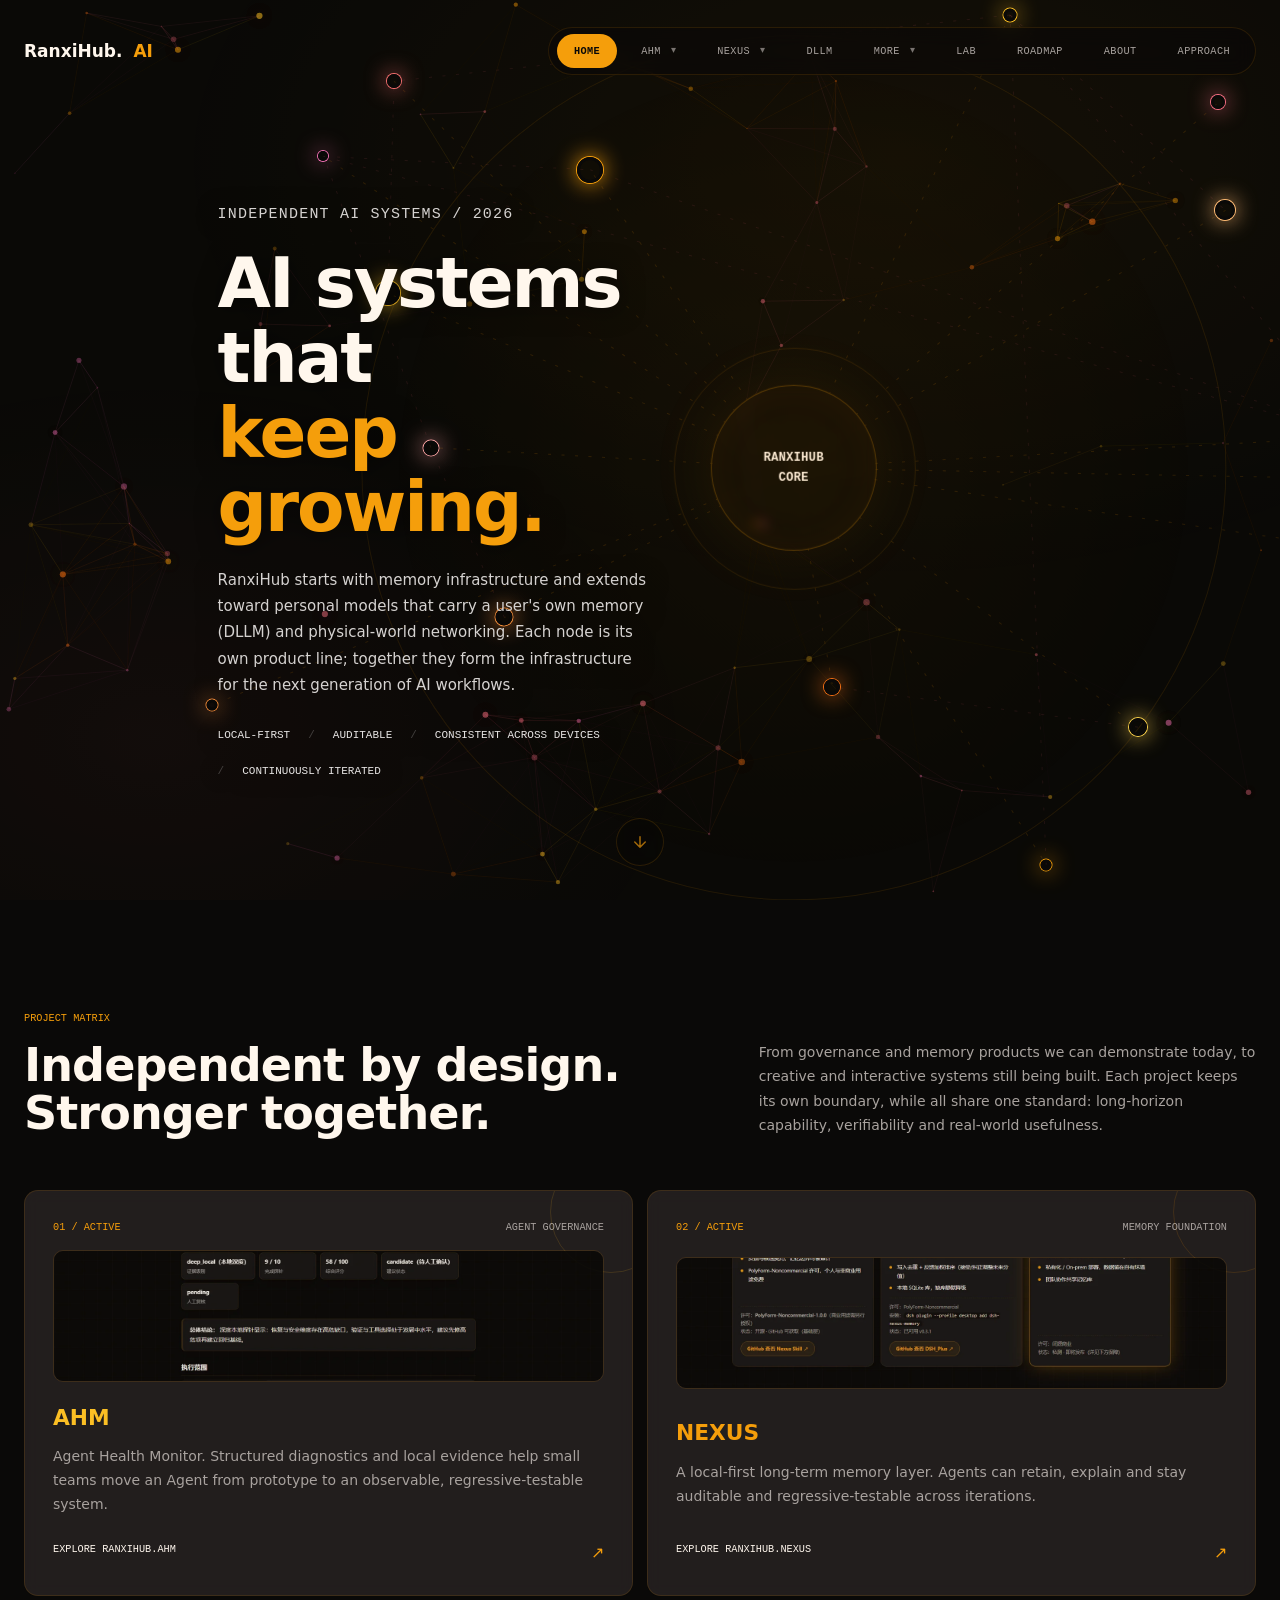
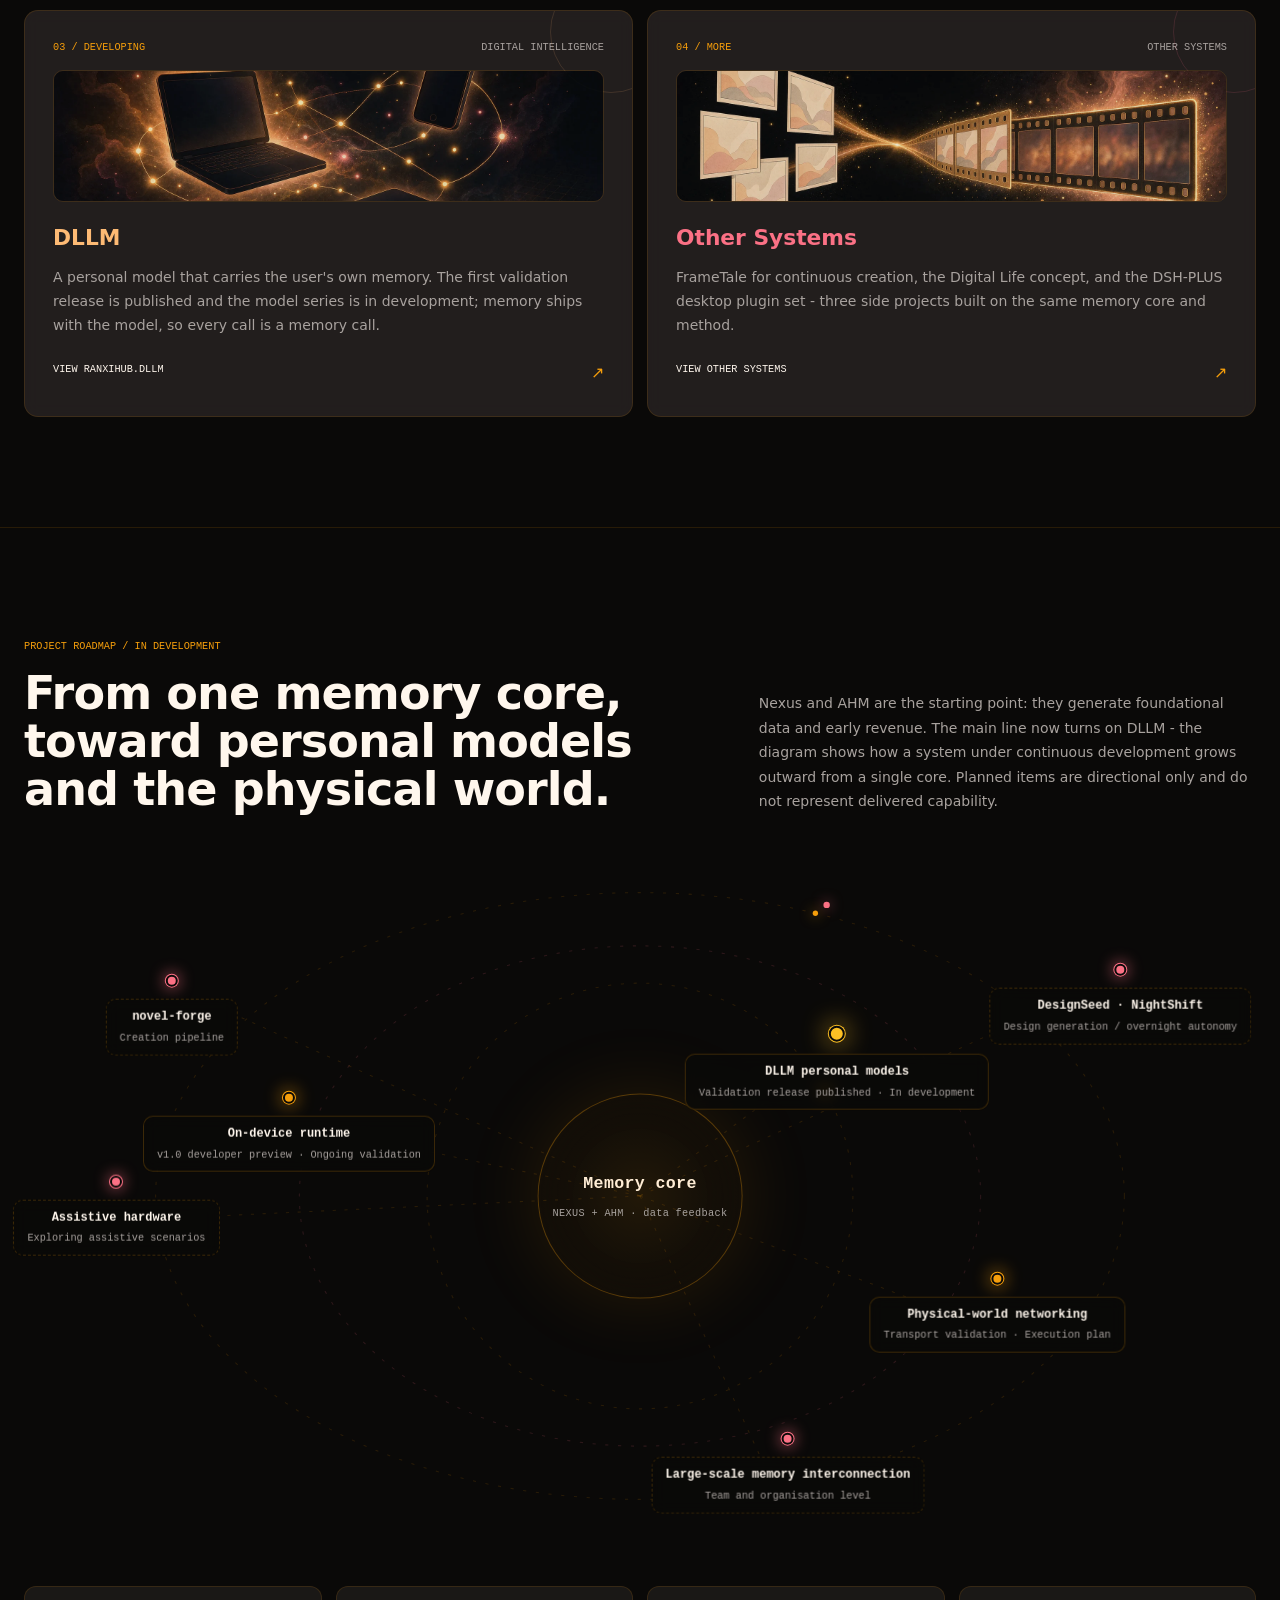
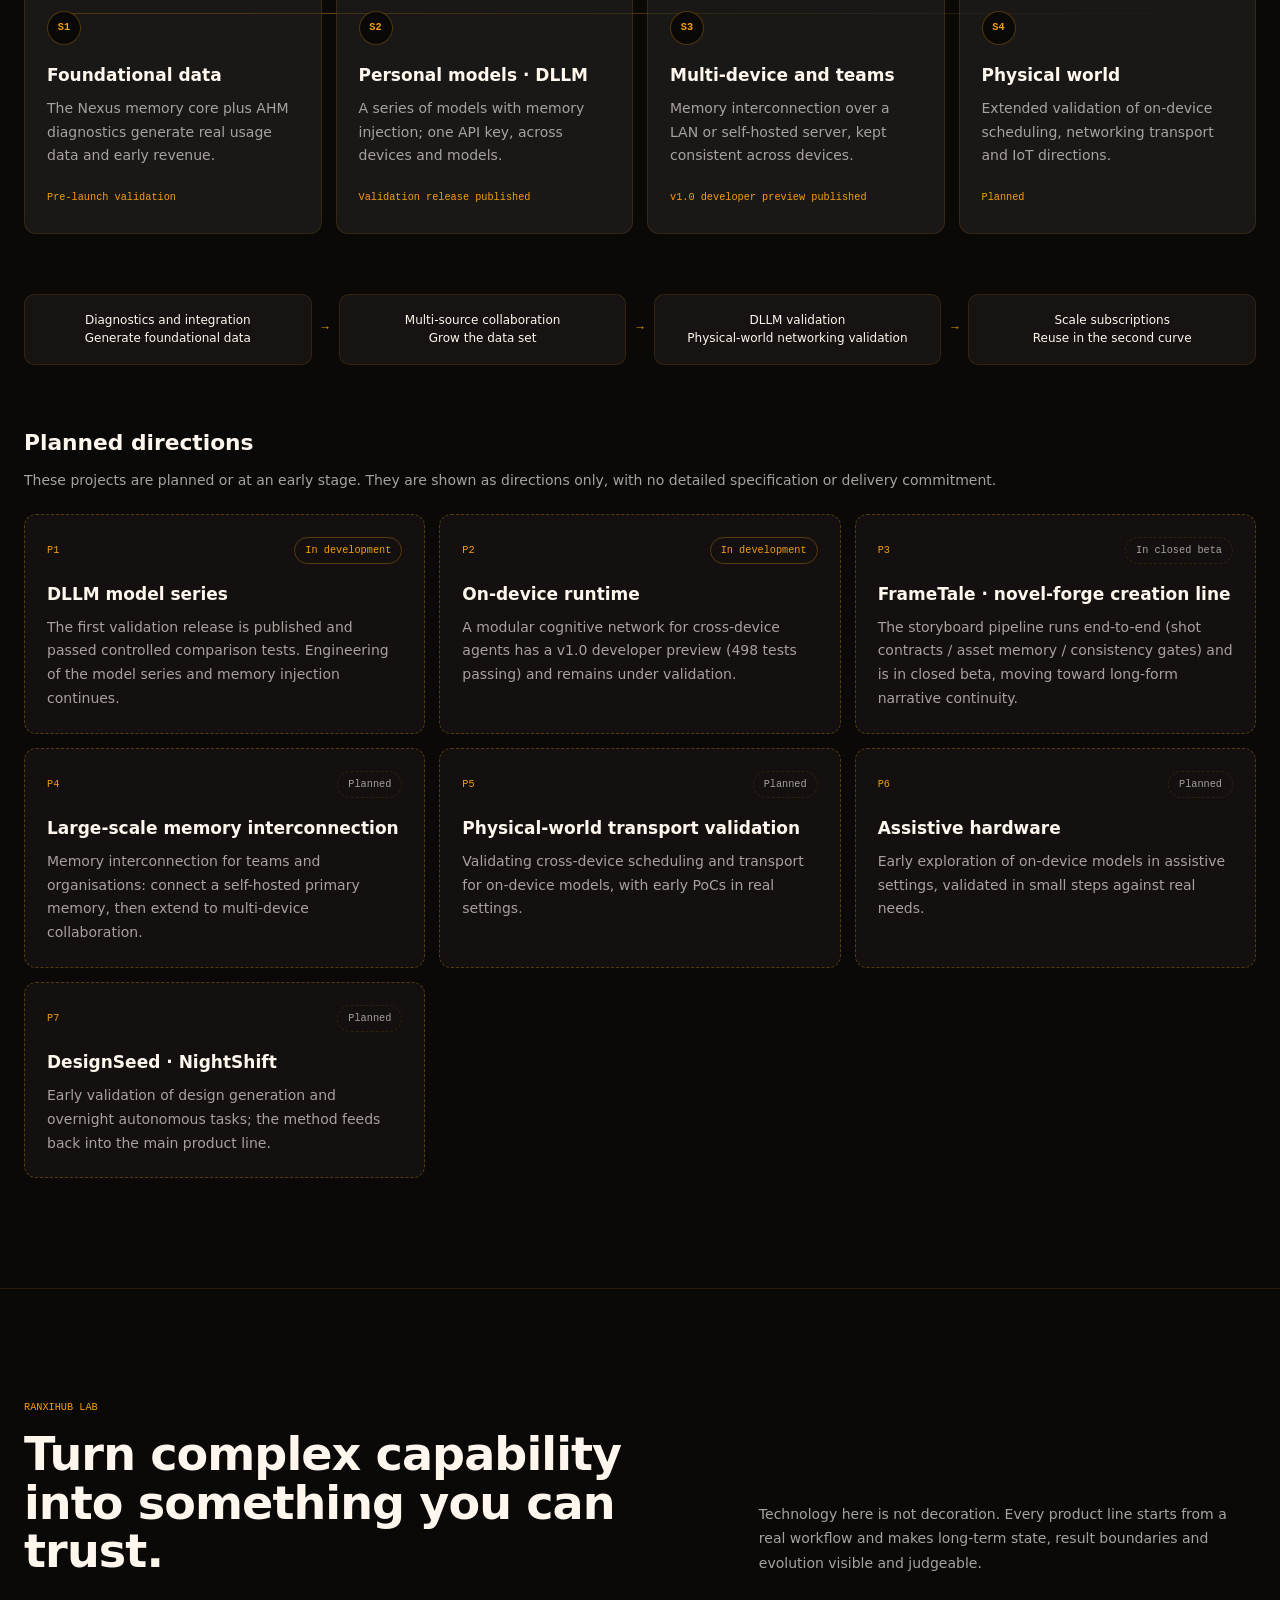
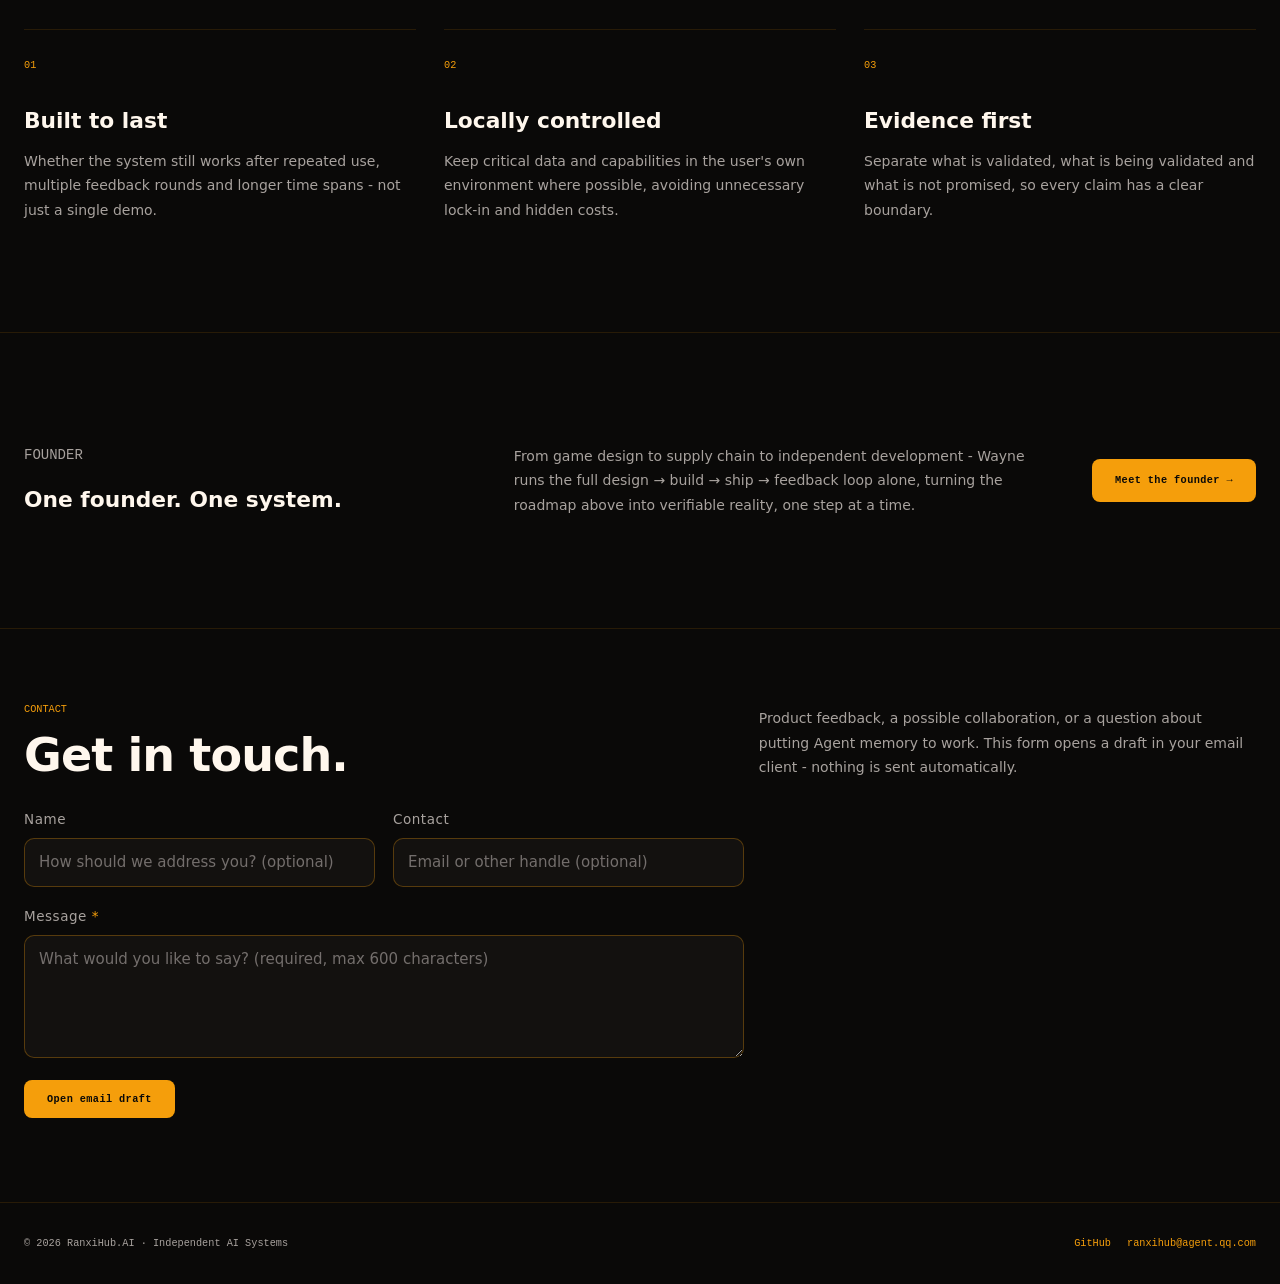
<file: index.html>
<!DOCTYPE html>
<html lang="en">
<head>
<meta charset="UTF-8">
<meta name="viewport" content="width=device-width, initial-scale=1.0">
<link rel="icon" type="image/svg+xml" href="favicon.svg">
<meta name="description" content="RanxiHub.AI - long-term memory, Agent governance and creative intelligence, engineered into systems that ship.">
<title>RanxiHub.AI · Project Matrix</title>
<link rel="stylesheet" href="assets/portal.css">
</head>
<body class="portal-page">
<canvas id="nebula"></canvas>
<header class="portal-header">
  <div class="site-shell portal-nav">
    <a class="site-brand" href="index.html">RanxiHub.<span>AI</span></a>
    <nav class="nav-matrix" aria-label="Main navigation"><a href="index.html" class="cur">Home</a><div class="has-menu"><a href="ahm/index.html">AHM</a><div class="sub-menu"><a href="ahm/index.html">AHM Overview</a><a href="ahm/self-test.html">Free Self-Test</a><a href="ahm/connect.html">Integration</a><a href="ahm/deep-diagnosis.html">Deep Diagnosis</a><a href="ahm/brief-report.html">Brief Report</a><a href="ahm/report.html">Detailed Report</a></div></div><div class="has-menu"><a href="nexus/index.html">NEXUS</a><div class="sub-menu"><a href="nexus/index.html">Nexus Overview</a></div></div><a href="dllm/index.html">DLLM</a><div class="has-menu"><a href="others/index.html">More</a><div class="sub-menu"><a href="others/index.html#frametale">FrameTale</a><a href="others/index.html#digitallife">Digital Life</a><a href="others/index.html#dshplus">DSH-PLUS</a></div></div><a href="lab/index.html">Lab</a><a href="index.html#roadmap">Roadmap</a><a href="about.html">About</a><a href="index.html#principles">Approach</a></nav>
  </div>
</header>

<section class="network-hero" id="top">
  <div class="hero-copy">
    <p class="eyebrow">Independent AI Systems / 2026</p>
    <h1>AI systems that<br><span>keep growing.</span></h1>
    <p>RanxiHub starts with memory infrastructure and extends toward personal models that carry a user's own memory (DLLM) and physical-world networking. Each node is its own product line; together they form the infrastructure for the next generation of AI workflows.</p>
    <div class="hero-meta"><span>Local-first</span><span>Auditable</span><span>Consistent across devices</span><span>Continuously iterated</span></div>
  </div>
  <div class="network-stage">
    <div class="network-wrap" id="networkWrap">
      <svg class="network-svg" id="networkSvg" viewBox="0 0 1000 1000" preserveAspectRatio="xMidYMid meet"></svg>
      <div class="hub-halo"></div>
      <div class="network-hub">RANXIHUB<br>CORE</div>
    </div>
  </div>
  <button class="scroll-arrow" id="scrollArrow" aria-label="Go to the project matrix">
    <svg viewBox="0 0 24 24"><path d="M12 5v14M5 12l7 7 7-7"/></svg>
  </button>
</section>

<section id="matrix">
  <div class="site-shell">
    <div class="section-intro">
      <div><p class="section-kicker">PROJECT MATRIX</p><h2>Independent by design. Stronger together.</h2></div>
      <p>From governance and memory products we can demonstrate today, to creative and interactive systems still being built. Each project keeps its own boundary, while all share one standard: long-horizon capability, verifiability and real-world usefulness.</p>
    </div>
    <div class="project-grid">
      <a class="project-card ahm" id="card-ahm" href="ahm/index.html"><div class="project-card-top"><span class="project-index">01 / Active</span><span class="project-status">Agent Governance</span></div><div class="card-thumb"><img src="assets/img/ahm-report-top.webp" alt="Screenshot of an AHM diagnostic report" loading="lazy"></div><div><h3>AHM</h3><p>Agent Health Monitor. Structured diagnostics and local evidence help small teams move an Agent from prototype to an observable, regressive-testable system.</p></div><div class="project-card-footer"><span>Explore RanxiHub.AHM</span><span>↗</span></div></a>
      <a class="project-card nexus" id="card-nexus" href="nexus/index.html"><div class="project-card-top"><span class="project-index">02 / Active</span><span class="project-status">Memory Foundation</span></div><div class="card-thumb"><img src="assets/img/nexus-tiers.webp" alt="Nexus product tiers illustration" loading="lazy"></div><div><h3>NEXUS</h3><p>A local-first long-term memory layer. Agents can retain, explain and stay auditable and regressive-testable across iterations.</p></div><div class="project-card-footer"><span>Explore RanxiHub.NEXUS</span><span>↗</span></div></a>
      <a class="project-card dllm" id="card-dllm" href="dllm/index.html"><div class="project-card-top"><span class="project-index">03 / Developing</span><span class="project-status">Digital Intelligence</span></div><div class="card-thumb"><img src="assets/img/dllm-illust.webp" alt="Concept illustration of a DLLM personal model (AI-generated)" loading="lazy"></div><div><h3>DLLM</h3><p>A personal model that carries the user's own memory. The first validation release is published and the model series is in development; memory ships with the model, so every call is a memory call.</p></div><div class="project-card-footer"><span>View RanxiHub.DLLM</span><span>↗</span></div></a>
      <a class="project-card others" id="card-others" href="others/index.html"><div class="project-card-top"><span class="project-index">04 / More</span><span class="project-status">Other Systems</span></div><div class="card-thumb"><img src="assets/img/frametale-illust.webp" alt="Concept illustration of the secondary products (AI-generated)" loading="lazy"></div><div><h3>Other Systems</h3><p>FrameTale for continuous creation, the Digital Life concept, and the DSH-PLUS desktop plugin set - three side projects built on the same memory core and method.</p></div><div class="project-card-footer"><span>View other systems</span><span>↗</span></div></a>
    </div>
  </div>
</section>

<section class="roadmap-section" id="roadmap">
  <div class="site-shell">
    <div class="section-intro">
      <div><p class="section-kicker">PROJECT ROADMAP / IN DEVELOPMENT</p><h2>From one memory core,<br>toward personal models and the physical world.</h2></div>
      <p>Nexus and AHM are the starting point: they generate foundational data and early revenue. The main line now turns on DLLM - the diagram shows how a system under continuous development grows outward from a single core. Planned items are directional only and do not represent delivered capability.</p>
    </div>

    <div class="orbit-map reveal" style="--d:0ms" role="img" aria-label="Project orbit diagram: the memory core branching out to DLLM personal models and planned directions">
      <svg class="orbit-svg" viewBox="0 0 1000 620" aria-hidden="true" focusable="false">
        <ellipse class="orbit-ring r1" cx="500" cy="310" rx="200" ry="200"/>
        <ellipse class="orbit-ring r2" cx="500" cy="310" rx="320" ry="235"/>
        <ellipse class="orbit-ring r3" cx="500" cy="310" rx="455" ry="285"/>
        <line class="orbit-link" x1="500" y1="310" x2="660" y2="190"/>
        <line class="orbit-link" x1="500" y1="310" x2="215" y2="250"/>
        <line class="orbit-link" x1="500" y1="310" x2="790" y2="420"/>
        <line class="orbit-link" x1="500" y1="310" x2="120" y2="140"/>
        <line class="orbit-link" x1="500" y1="310" x2="890" y2="130"/>
        <line class="orbit-link" x1="500" y1="310" x2="75"  y2="330"/>
        <line class="orbit-link" x1="500" y1="310" x2="620" y2="570"/>
        <circle class="orbit-comet" r="4"><animateMotion dur="16s" repeatCount="indefinite" path="M 500 110 A 200 200 0 1 1 499.9 110"/></circle>
        <circle class="orbit-comet c2" r="3"><animateMotion dur="26s" repeatCount="indefinite" path="M 500 75 A 320 235 0 1 0 499.9 75"/></circle>
        <circle class="orbit-comet" r="2.5"><animateMotion dur="38s" repeatCount="indefinite" path="M 500 25 A 455 285 0 1 1 499.9 25"/></circle>
      </svg>
      <div class="orbit-core"><span>Memory core<small>NEXUS + AHM · data feedback</small></span></div>
      <div class="orb-node main seq" style="left:66%;top:30.6%"><span class="orb-dot" style="animation-delay:-1.2s"></span><span class="orb-label">DLLM personal models<small>Validation release published · In development</small></span></div>
      <div class="orb-node mid" style="left:21.5%;top:40.3%"><span class="orb-dot"></span><span class="orb-label">On-device runtime<small>v1.0 developer preview · Ongoing validation</small></span></div>
      <div class="orb-node mid" style="left:79%;top:67.7%"><span class="orb-dot"></span><span class="orb-label">Physical-world networking<small>Transport validation · Execution plan</small></span></div>
      <div class="orb-node sat seq" style="left:12%;top:22.6%"><span class="orb-dot" style="animation-delay:0s"></span><span class="orb-label">novel-forge<small>Creation pipeline</small></span></div>
      <div class="orb-node sat seq" style="left:89%;top:21%"><span class="orb-dot" style="animation-delay:1.5s"></span><span class="orb-label">DesignSeed · NightShift<small>Design generation / overnight autonomy</small></span></div>
      <div class="orb-node sat seq" style="left:7.5%;top:53%"><span class="orb-dot" style="animation-delay:3s"></span><span class="orb-label">Assistive hardware<small>Exploring assistive scenarios</small></span></div>
      <div class="orb-node sat seq" style="left:62%;top:92%"><span class="orb-dot" style="animation-delay:4.5s"></span><span class="orb-label">Large-scale memory interconnection<small>Team and organisation level</small></span></div>
    </div>

    <div class="flow-line" aria-label="Development line: from foundational data to the physical world">
      <div class="flow-stage reveal" style="--d:0ms"><span class="flow-no">S1</span><h3>Foundational data</h3><p>The Nexus memory core plus AHM diagnostics generate real usage data and early revenue.</p><em>Pre-launch validation</em></div>
      <div class="flow-stage reveal" style="--d:120ms"><span class="flow-no">S2</span><h3>Personal models · DLLM</h3><p>A series of models with memory injection; one API key, across devices and models.</p><em>Validation release published</em></div>
      <div class="flow-stage reveal" style="--d:240ms"><span class="flow-no">S3</span><h3>Multi-device and teams</h3><p>Memory interconnection over a LAN or self-hosted server, kept consistent across devices.</p><em>v1.0 developer preview published</em></div>
      <div class="flow-stage reveal" style="--d:360ms"><span class="flow-no">S4</span><h3>Physical world</h3><p>Extended validation of on-device scheduling, networking transport and IoT directions.</p><em>Planned</em></div>
    </div>

    <div class="flywheel-band" aria-label="Data flywheel">
      <span class="fw-step">Diagnostics and integration<br>Generate foundational data</span>
      <span class="fw-arrow" aria-hidden="true">→</span>
      <span class="fw-step">Multi-source collaboration<br>Grow the data set</span>
      <span class="fw-arrow" aria-hidden="true">→</span>
      <span class="fw-step">DLLM validation<br>Physical-world networking validation</span>
      <span class="fw-arrow" aria-hidden="true">→</span>
      <span class="fw-step">Scale subscriptions<br>Reuse in the second curve</span>
    </div>

    <div class="plan-head">
      <h3>Planned directions</h3>
      <p>These projects are planned or at an early stage. They are shown as directions only, with no detailed specification or delivery commitment.</p>
    </div>
    <div class="plan-grid">
      <article class="plan-card reveal" style="--d:0ms">
        <div class="plan-card-top"><span class="plan-index">P1</span><span class="plan-tag tag-exec">In development</span></div>
        <h3>DLLM model series</h3>
        <p>The first validation release is published and passed controlled comparison tests. Engineering of the model series and memory injection continues.</p>
      </article>
      <article class="plan-card reveal" style="--d:90ms">
        <div class="plan-card-top"><span class="plan-index">P2</span><span class="plan-tag tag-exec">In development</span></div>
        <h3>On-device runtime</h3>
        <p>A modular cognitive network for cross-device agents has a v1.0 developer preview (498 tests passing) and remains under validation.</p>
      </article>
      <article class="plan-card reveal" style="--d:180ms">
        <div class="plan-card-top"><span class="plan-index">P3</span><span class="plan-tag tag-plan">In closed beta</span></div>
        <h3>FrameTale · novel-forge creation line</h3>
        <p>The storyboard pipeline runs end-to-end (shot contracts / asset memory / consistency gates) and is in closed beta, moving toward long-form narrative continuity.</p>
      </article>
      <article class="plan-card reveal" style="--d:270ms">
        <div class="plan-card-top"><span class="plan-index">P4</span><span class="plan-tag tag-plan">Planned</span></div>
        <h3>Large-scale memory interconnection</h3>
        <p>Memory interconnection for teams and organisations: connect a self-hosted primary memory, then extend to multi-device collaboration.</p>
      </article>
      <article class="plan-card reveal" style="--d:360ms">
        <div class="plan-card-top"><span class="plan-index">P5</span><span class="plan-tag tag-plan">Planned</span></div>
        <h3>Physical-world transport validation</h3>
        <p>Validating cross-device scheduling and transport for on-device models, with early PoCs in real settings.</p>
      </article>
      <article class="plan-card reveal" style="--d:450ms">
        <div class="plan-card-top"><span class="plan-index">P6</span><span class="plan-tag tag-plan">Planned</span></div>
        <h3>Assistive hardware</h3>
        <p>Early exploration of on-device models in assistive settings, validated in small steps against real needs.</p>
      </article>
      <article class="plan-card reveal" style="--d:540ms">
        <div class="plan-card-top"><span class="plan-index">P7</span><span class="plan-tag tag-plan">Planned</span></div>
        <h3>DesignSeed · NightShift</h3>
        <p>Early validation of design generation and overnight autonomous tasks; the method feeds back into the main product line.</p>
      </article>
    </div>
  </div>
</section>

<section class="principles-section" id="principles">
  <div class="site-shell">
    <div class="principles-heading">
      <div><p class="section-kicker">RANXIHUB LAB</p><h2>Turn complex capability into something you can trust.</h2></div>
      <p>Technology here is not decoration. Every product line starts from a real workflow and makes long-term state, result boundaries and evolution visible and judgeable.</p>
    </div>
    <div class="principles-list">
      <article class="principle"><span>01</span><h3>Built to last</h3><p>Whether the system still works after repeated use, multiple feedback rounds and longer time spans - not just a single demo.</p></article>
      <article class="principle"><span>02</span><h3>Locally controlled</h3><p>Keep critical data and capabilities in the user's own environment where possible, avoiding unnecessary lock-in and hidden costs.</p></article>
      <article class="principle"><span>03</span><h3>Evidence first</h3><p>Separate what is validated, what is being validated and what is not promised, so every claim has a clear boundary.</p></article>
    </div>
  </div>
</section>

<section class="about-teaser">
  <div class="site-shell">
    <div>
      <p class="section-kicker">FOUNDER</p>
      <h2>One founder. One system.</h2>
    </div>
    <p>From game design to supply chain to independent development - Wayne runs the full design → build → ship → feedback loop alone, turning the roadmap above into verifiable reality, one step at a time.</p>
    <a class="btn" href="about.html">Meet the founder →</a>
  </div>
</section>

<section class="contact-section" id="contact">
  <div class="site-shell">
    <div class="section-intro">
      <div><p class="section-kicker">CONTACT</p><h2>Get in touch.</h2></div>
      <p>Product feedback, a possible collaboration, or a question about putting Agent memory to work. This form opens a draft in your email client - nothing is sent automatically.</p>
    </div>
    <form class="message-form" id="messageForm" novalidate>
      <div class="form-row">
        <label class="form-field"><span>Name</span><input type="text" name="name" maxlength="40" autocomplete="name" placeholder="How should we address you? (optional)"></label>
        <label class="form-field"><span>Contact</span><input type="text" name="contact" maxlength="80" autocomplete="email" placeholder="Email or other handle (optional)"></label>
      </div>
      <label class="form-field"><span>Message <em>*</em></span><textarea name="content" rows="4" maxlength="600" required placeholder="What would you like to say? (required, max 600 characters)"></textarea></label>
      <div class="form-foot">
        <button type="submit" class="btn" id="messageSubmit">Open email draft</button>
        <p class="form-status" id="messageStatus" role="status" aria-live="polite"></p>
      </div>
    </form>
  </div>
</section>

<footer class="portal-footer">
  <div class="site-shell">
    <span>© 2026 RanxiHub.AI · Independent AI Systems</span>
    <div class="footer-legal">
      <a href="https://github.com/kialajin-l" target="_blank" rel="noopener">GitHub</a>
      <a href="mailto:ranxihub@agent.qq.com">ranxihub@agent.qq.com</a>
    </div>
  </div>
</footer>

<script>
(function(){
  const c=document.getElementById('nebula'),x=c.getContext('2d');
  let w,h,parts=[];const n=90,conn=170;
  const colors=['rgba(245,158,11,','rgba(251,113,133,','rgba(251,191,36,','rgba(249,115,22,','rgba(244,114,182,'];
  const rotCenter={x:0,y:0};
  function resize(){
    w=c.width=innerWidth;h=c.height=innerHeight;
    rotCenter.x = innerWidth >= 980 ? w*0.62 : w*0.5;
    rotCenter.y = innerWidth >= 980 ? h*0.52 : h*0.5;
  }
  function init(){
    resize();
    parts=[];
    for(let i=0;i<n;i++){
      const px=Math.random()*w, py=Math.random()*h;
      const dx=px-rotCenter.x, dy=py-rotCenter.y;
      parts.push({
        r:Math.hypot(dx,dy),
        a:Math.atan2(dy,dx),
        size:Math.random()*2.6+.7,
        ci:Math.floor(Math.random()*colors.length),
        pulse:Math.random()*Math.PI*2,
        speed:(Math.random()*.4+.25)*0.00035
      });
    }
  }
  function draw(){
    x.fillStyle='rgba(10,9,8,.22)';x.fillRect(0,0,w,h);
    for(let i=0;i<n;i++){
      let p=parts[i];
      p.a-=p.speed;
      p.pulse+=.02;
      p.x=rotCenter.x+Math.cos(p.a)*p.r;
      p.y=rotCenter.y+Math.sin(p.a)*p.r;
      const alpha=(Math.sin(p.pulse)*.06+.18)*(p.size/3+.5);
      const col=colors[p.ci];
      x.beginPath();x.arc(p.x,p.y,p.size,0,Math.PI*2);
      x.fillStyle=col+alpha+')';x.fill();
      x.shadowBlur=18;x.shadowColor=col+'0.45)';
    }
    x.shadowBlur=0;
    for(let i=0;i<n;i++){
      let a=parts[i];
      for(let j=i+1;j<n;j++){
        let b=parts[j],dx=a.x-b.x,dy=a.y-b.y,d=Math.hypot(dx,dy);
        if(d<conn){x.beginPath();x.moveTo(a.x,a.y);x.lineTo(b.x,b.y);x.strokeStyle=colors[a.ci]+(1-d/conn)*.08+')';x.stroke();}
      }
    }
    requestAnimationFrame(draw);
  }
  window.addEventListener('resize',resize);
  init();draw();
})();

(function(){
  const nodes=[
    {id:'ahm',label:'AHM',sub:'Governance',cls:'ahm',size:24,ring:1,angle:-165,delay:-.8},
    {id:'nexus',label:'NEXUS',sub:'Memory',cls:'nexus',size:26,ring:1,angle:-118,delay:-2.1},
    {id:'dllm',label:'DLLM',sub:'Identity',cls:'dllm',size:20,ring:1,angle:-58,delay:-.3},
    {id:'frametale',label:'FRAMETALE',sub:'Creation',cls:'frametale',size:22,ring:1,angle:8,delay:-1.5},
    {id:'lab',label:'LAB',sub:'Methods',cls:'lab',size:18,ring:1,angle:52,delay:-2.7},
    {id:'runtime',label:'RUNTIME',sub:'Execution',cls:'runtime',size:16,ring:0,angle:98,delay:-.5},
    {id:'memory',label:'MEMORY',sub:'Store',cls:'memory',size:17,ring:0,angle:142,delay:-1.9},
    {id:'agent',label:'AGENT',sub:'Base',cls:'agent',size:15,ring:0,angle:188,delay:-3.2},
    {id:'observe',label:'OBSERVE',sub:'Trace',cls:'observe',size:14,ring:2,angle:232,delay:-1.1},
    {id:'interface',label:'INTERFACE',sub:'UI',cls:'interface',size:13,ring:2,angle:278,delay:-2.4},
    {id:'identity',label:'IDENTITY',sub:'Self',cls:'identity',size:14,ring:2,angle:322,delay:-.7},
    {id:'vision',label:'VISION',sub:'Plan',cls:'vision',size:12,ring:2,angle:28,delay:-3.5},
    {id:'arch',label:'ARCH',sub:'Blueprint',cls:'arch',size:11,ring:2,angle:72,delay:-1.8},
    {id:'flow',label:'FLOW',sub:'Pipeline',cls:'flow',size:11,ring:2,angle:148,delay:-.2},
    {id:'signal',label:'SIGNAL',sub:'Event',cls:'signal',size:10,ring:2,angle:208,delay:-2.9},
    {id:'bridge',label:'BRIDGE',sub:'Connect',cls:'bridge',size:10,ring:2,angle:352,delay:-.6},
  ];
  const wrap=document.getElementById('networkWrap'),svg=document.getElementById('networkSvg');
  const ringBase=[{min:150,max:230},{min:270,max:370},{min:390,max:470}];
  function jitter(n){return (Math.random()-.5)*n;}
  function place(){
    const rect=wrap.getBoundingClientRect();
    const ratio=Math.min(Math.max(rect.width/rect.height,1),2.4);
    const vbW=1000*ratio, vbH=1000, cx=vbW/2, cy=500;
    svg.setAttribute('viewBox',`0 0 ${vbW} ${vbH}`);
    svg.innerHTML='';
    wrap.querySelectorAll('.node').forEach(n=>n.remove());

    const pts=nodes.map(n=>{
      const base=ringBase[n.ring];
      const distY=base.min+(base.max-base.min)*(.25+.75*Math.random());
      const distX=distY*ratio;
      const rad=(n.angle+jitter(42))*Math.PI/180;
      return {x:cx+Math.cos(rad)*distX,y:cy+Math.sin(rad)*distY,size:n.size};
    });
    pts.forEach(p=>{const line=document.createElementNS('http://www.w3.org/2000/svg','line');line.setAttribute('x1',cx);line.setAttribute('y1',cy);line.setAttribute('x2',p.x);line.setAttribute('y2',p.y);svg.appendChild(line);});

    const indexed=pts.map((p,i)=>({...p,i,angle:Math.atan2(p.y-cy,p.x-cx)}));
    indexed.sort((a,b)=>a.angle-b.angle);
    for(let i=0;i<indexed.length;i++){
      const a=indexed[i],b=indexed[(i+2)%indexed.length];
      if(Math.hypot(a.x-b.x,a.y-b.y)<Math.min(vbW,vbH)*.34){
        const line=document.createElementNS('http://www.w3.org/2000/svg','line');line.setAttribute('x1',a.x);line.setAttribute('y1',a.y);line.setAttribute('x2',b.x);line.setAttribute('y2',b.y);line.setAttribute('class','secondary');svg.appendChild(line);
      }
    }
    for(let i=0;i<6;i++){
      const a=pts[Math.floor(Math.random()*pts.length)],b=pts[Math.floor(Math.random()*pts.length)];
      if(a!==b && Math.hypot(a.x-b.x,a.y-b.y)>Math.min(vbW,vbH)*.24){
        const line=document.createElementNS('http://www.w3.org/2000/svg','line');line.setAttribute('x1',a.x);line.setAttribute('y1',a.y);line.setAttribute('x2',b.x);line.setAttribute('y2',b.y);line.setAttribute('class','secondary');svg.appendChild(line);
      }
    }

    nodes.forEach((n,i)=>{
      const el=document.createElement('a');el.className='node '+n.cls;el.href=(['ahm','nexus','dllm','frametale','lab'].includes(n.id)?n.id+'/index.html':'#');
      const dot=document.createElement('span');dot.className='node-dot';dot.style.width=n.size+'px';dot.style.height=n.size+'px';dot.style.animationDelay=(n.delay||0)+'s';
      const lab=document.createElement('span');lab.className='node-label';lab.innerHTML=n.label+(n.sub?'<small>'+n.sub+'</small>':'');
      el.appendChild(dot);el.appendChild(lab);wrap.appendChild(el);
      const p=pts[i];el.style.left=(p.x/vbW*100)+'%';el.style.top=(p.y/vbH*100)+'%';
    });
  }
  place();
  let rt;window.addEventListener('resize',()=>{clearTimeout(rt);rt=setTimeout(place,120);});
})();

(function(){
  const arrow=document.getElementById('scrollArrow');
  arrow.addEventListener('click',()=>{
    const target=document.getElementById('matrix');
    if(target)target.scrollIntoView({behavior:'smooth',block:'start'});
  });
})();

(function(){
  const els=document.querySelectorAll('.reveal');
  if(!els.length)return;
  if(!('IntersectionObserver' in window)){els.forEach(el=>el.classList.add('on'));return;}
  const io=new IntersectionObserver(entries=>{
    entries.forEach(e=>{if(e.isIntersecting){e.target.classList.add('on');io.unobserve(e.target);}});
  },{threshold:.15,rootMargin:'0px 0px -8% 0px'});
  els.forEach(el=>io.observe(el));
})();
</script>
<script>
/* Static-site contact form: no backend. Opens a prefilled email draft. */
(function(){
  var form = document.getElementById('messageForm');
  var status = document.getElementById('messageStatus');
  if (!form) return;
  form.addEventListener('submit', function(e){
    e.preventDefault();
    var d = new FormData(form);
    var content = String(d.get('content') || '').trim();
    if (!content) {
      status.textContent = 'Please write a message first.';
      status.className = 'form-status err';
      return;
    }
    var name = String(d.get('name') || '').trim();
    var contact = String(d.get('contact') || '').trim();
    var subject = 'RanxiHub.AI - website message' + (name ? ' from ' + name : '');
    var body = (name ? 'Name: ' + name + '\n' : '')
             + (contact ? 'Contact: ' + contact + '\n' : '')
             + '\n' + content
             + '\n\n---\nSent from the RanxiHub.AI English site.';
    window.location.href = 'mailto:ranxihub@agent.qq.com?subject='
      + encodeURIComponent(subject) + '&body=' + encodeURIComponent(body);
    status.textContent = 'Your email app should open now. If it does not, write to ranxihub@agent.qq.com.';
    status.className = 'form-status ok';
  });
})();
</script>
</body>
</html>
</file>
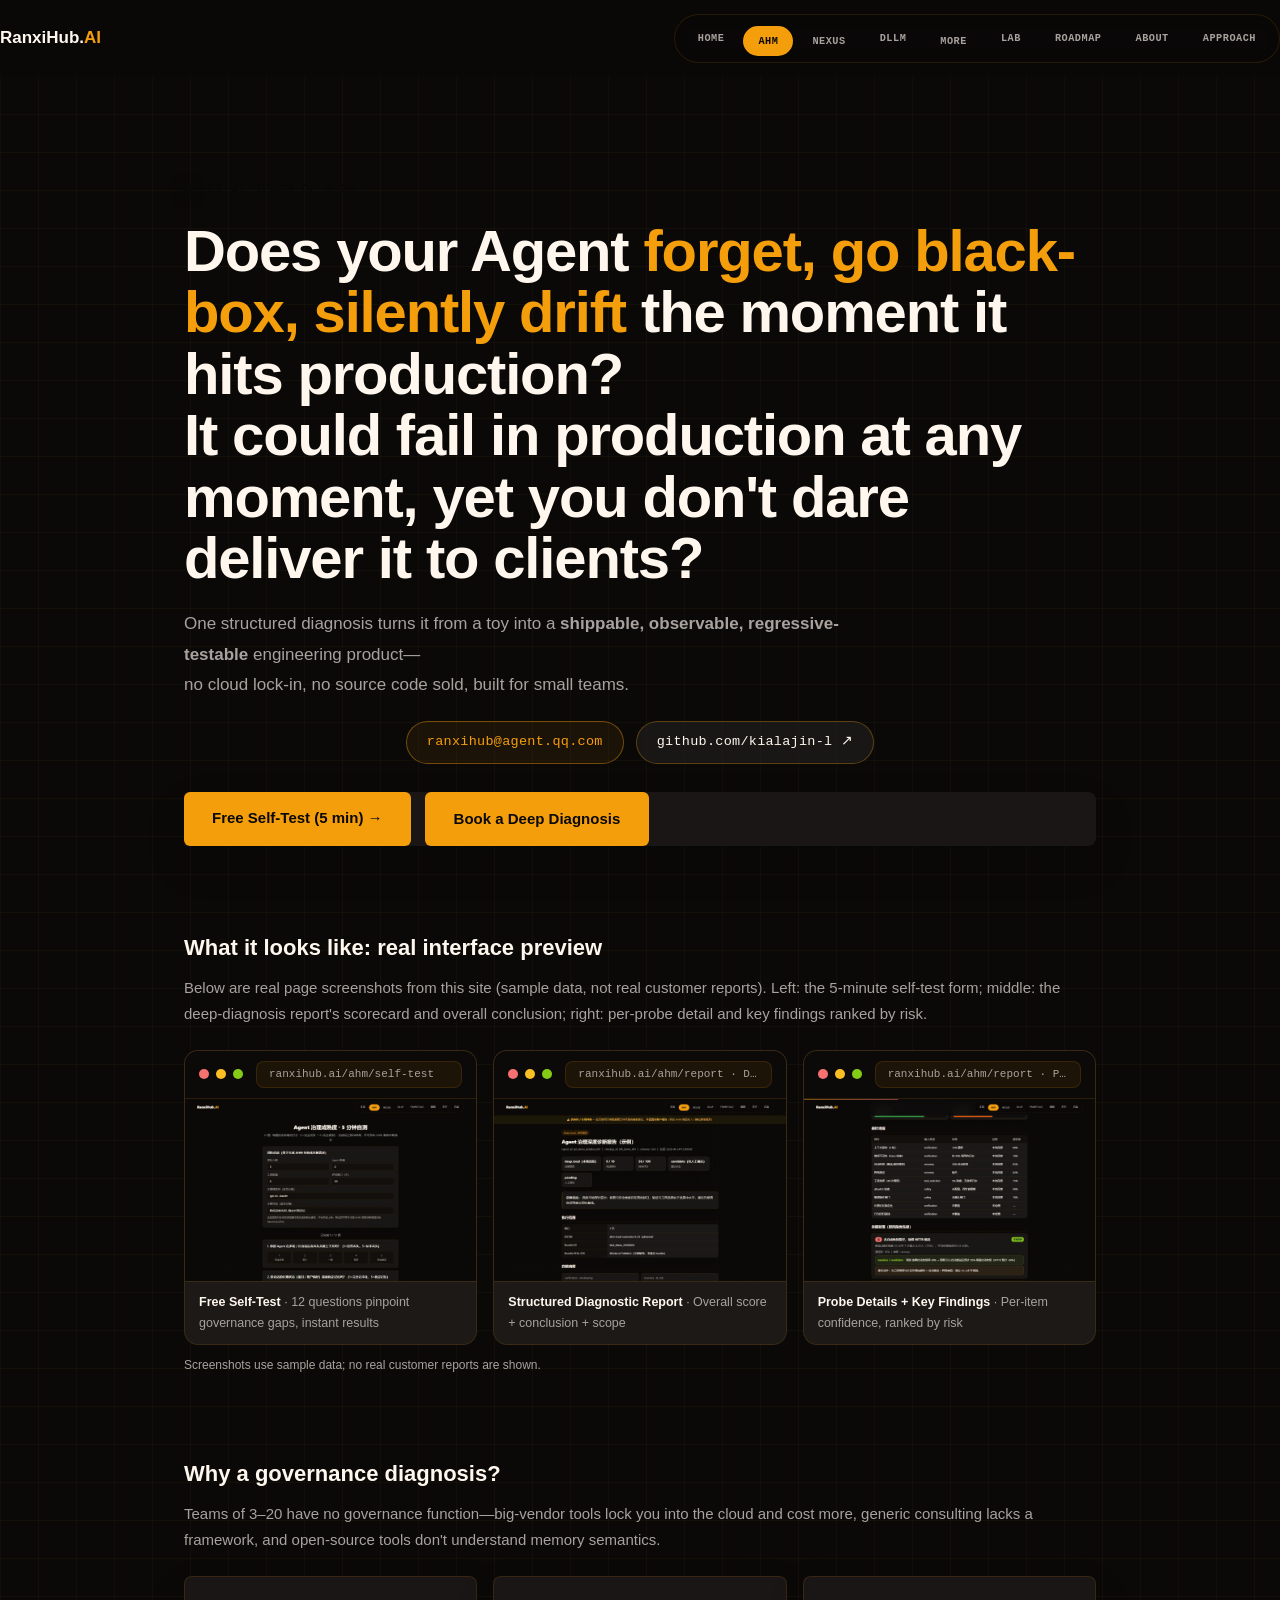
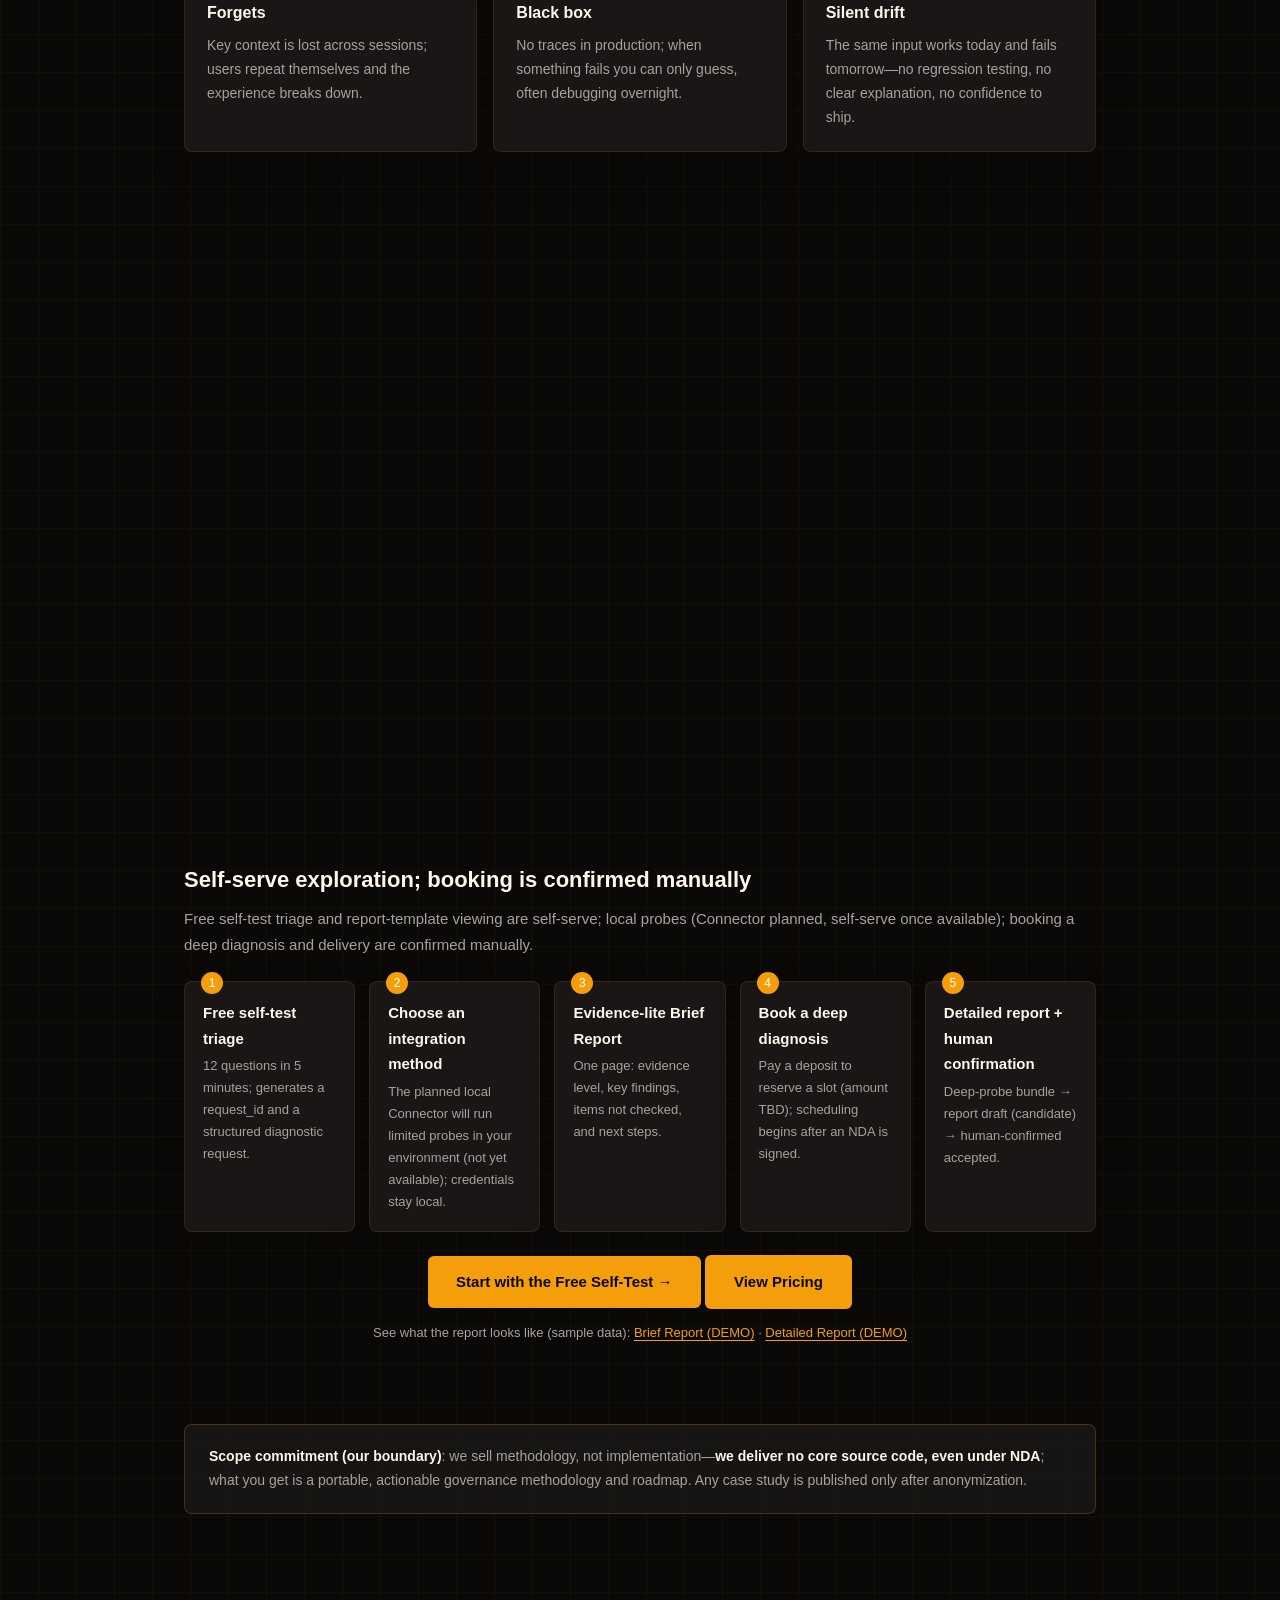
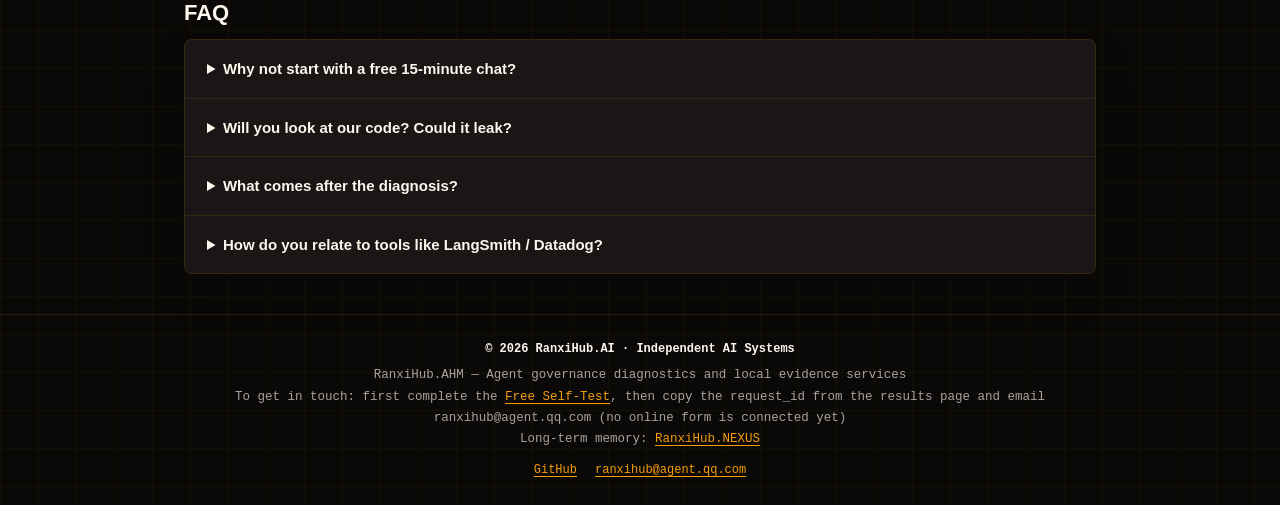
<file: ahm/index.html>
<!DOCTYPE html>
<html lang="en">
<head>
<meta charset="UTF-8">
<meta name="viewport" content="width=device-width, initial-scale=1.0">
<meta name="description" content="RanxiHub.AHM — Agent governance diagnostics: structured self-test, integration options, and local deep diagnosis.">
<link rel="icon" type="image/svg+xml" href="../favicon.svg">
<title>RanxiHub.AI · AHM Agent Governance Diagnostics</title>
<link rel="stylesheet" href="../assets/ranxihub.css">
<link rel="stylesheet" href="../assets/motion.css">
<style>
  *{box-sizing:border-box;margin:0;padding:0;}
  body{font-family:-apple-system,BlinkMacSystemFont,"Segoe UI","PingFang SC","Microsoft YaHei",sans-serif;line-height:1.7;}
  .wrap{max-width:960px;margin:0 auto;padding:0 24px;}
  header{border-bottom:1px solid var(--line);}
  .nav{display:flex;justify-content:space-between;align-items:center;padding:14px 0;}
  
  
  .nav a:hover{color:var(--brand);}
  .hero{padding:64px 0 48px;text-align:center;}
  .hero .tag{display:inline-block;background:rgba(245,158,11,.14);color:var(--brand);font-size:13px;padding:4px 12px;border-radius:20px;margin-bottom:18px;}
  .hero h1{font-size:32px;line-height:1.4;font-weight:800;margin-bottom:14px;}
  .hero h1 em{color:var(--brand);font-style:normal;}
  .hero .sub{font-size:17px;color:var(--mut);max-width:640px;margin:0 auto 26px;}
  .cta{display:flex;gap:14px;justify-content:center;flex-wrap:wrap;}
  .btn{display:inline-block;padding:13px 28px;border-radius:8px;font-size:15px;font-weight:600;text-decoration:none;transition:.15s;}
  .btn-p{background:var(--brand);color:#fff;}
  .btn-p:hover{background:var(--brand-d);}
  .btn-o{background:#fff7ed7ed;color:var(--brand);border:1.5px solid var(--brand);}
  .btn-o:hover{background:rgba(245,158,11,.10);}
  section{padding:40px 0;}
  .sec-title{font-size:22px;font-weight:800;margin-bottom:8px;}
  .sec-sub{color:var(--mut);margin-bottom:24px;font-size:15px;}
  .grid{display:grid;grid-template-columns:repeat(auto-fit,minmax(240px,1fr));gap:16px;}
  .card{background:var(--card);border:1px solid var(--line);border-radius:12px;padding:22px;}
  .card h3{font-size:16px;margin-bottom:8px;}
  .card p{font-size:14px;color:var(--mut);}
  .price-card{background:var(--card);border:2px solid var(--brand);border-radius:12px;padding:26px;text-align:center;max-width:420px;margin:0 auto;}
  .price-card .p-now{font-size:36px;font-weight:800;color:var(--brand);}
  .price-card .p-was{color:var(--mut);text-decoration:line-through;font-size:16px;}
  .price-card .p-tag{display:inline-block;background:rgba(249,115,22,.16);color:var(--warn);font-size:12px;padding:2px 10px;border-radius:12px;margin-left:8px;}
  .steps{display:grid;grid-template-columns:repeat(auto-fit,minmax(160px,1fr));gap:14px;counter-reset:st;}
  .step{background:var(--card);border:1px solid var(--line);border-radius:12px;padding:18px;position:relative;}
  .step::before{counter-increment:st;content:counter(st);position:absolute;top:-10px;left:16px;background:var(--brand);color:#fff;width:22px;height:22px;border-radius:50%;font-size:12px;display:flex;align-items:center;justify-content:center;}
  .step h4{font-size:15px;margin-bottom:4px;}
  .step p{font-size:13px;color:var(--mut);}
  .promise{background:rgba(245,158,11,.08);border:1px solid rgba(245,158,11,.28);border-radius:12px;padding:20px 24px;font-size:14px;}
  .promise b{color:var(--brand);}
  .faq{background:var(--card);border:1px solid var(--line);border-radius:12px;padding:0;}
  .faq details{padding:16px 22px;border-bottom:1px solid var(--line);}
  .faq details:last-child{border-bottom:none;}
  .faq summary{font-weight:600;cursor:pointer;font-size:15px;}
  .faq p{font-size:14px;color:var(--mut);margin-top:8px;}
  footer{border-top:1px solid var(--line);padding:24px 0;color:var(--mut);font-size:13px;text-align:center;}
</style>
</head>
<body>
<header>
  <div class="wrap nav">
    <a class="logo" href="../index.html">RanxiHub.<span>AI</span></a>
    <nav aria-label="Main navigation"><a href="../index.html">Home</a><div class="has-menu"><a href="index.html" class="cur">AHM</a><div class="sub-menu"><a href="index.html" class="cur">AHM Overview</a><a href="self-test.html">Free Self-Test</a><a href="connect.html">Integration</a><a href="deep-diagnosis.html">Deep Diagnosis</a><a href="brief-report.html">Brief Report</a><a href="report.html">Detailed Report</a></div></div><div class="has-menu"><a href="../nexus/index.html">NEXUS</a><div class="sub-menu"><a href="../nexus/index.html">Nexus Overview</a></div></div><a href="../dllm/index.html">DLLM</a><div class="has-menu"><a href="../others/index.html">More</a><div class="sub-menu"><a href="../others/index.html#frametale">FrameTale</a><a href="../others/index.html#digitallife">Digital Life</a><a href="../others/index.html#dshplus">DSH-PLUS</a></div></div><a href="../lab/index.html">Lab</a><a href="../index.html#roadmap">Roadmap</a><a href="../about.html">About</a><a href="../index.html#principles">Approach</a></nav>
  </div>
</header>

<div class="wrap">
  <div class="hero">
    <span class="tag">For AI teams of 3–20</span>
    <h1>Does your Agent <em>forget, go black-box, silently drift</em> the moment it hits production?<br>It could fail in production at any moment, yet you don't dare deliver it to clients?</h1>
    <p class="sub">One structured diagnosis turns it from a toy into a <strong>shippable, observable, regressive-testable</strong> engineering product—<br>no cloud lock-in, no source code sold, built for small teams.</p>
    <div class="hero-contact" style="justify-content:center"><a href="mailto:ranxihub@agent.qq.com">ranxihub@agent.qq.com</a><a class="gh" href="https://github.com/kialajin-l" target="_blank" rel="noopener">github.com/kialajin-l ↗</a></div>
    <div class="cta">
      <a class="btn btn-p" href="self-test.html">Free Self-Test (5 min) →</a>
      <a class="btn btn-o" href="deep-diagnosis.html">Book a Deep Diagnosis</a>
    </div>
  </div>

  <section id="preview">
    <h2 class="sec-title">What it looks like: real interface preview</h2>
    <p class="sec-sub">Below are real page screenshots from this site (sample data, not real customer reports). Left: the 5-minute self-test form; middle: the deep-diagnosis report's scorecard and overall conclusion; right: per-probe detail and key findings ranked by risk.</p>
    <style>
      .shots{display:grid;grid-template-columns:repeat(3,1fr);gap:16px;}
      .shot{margin:0;background:var(--card);border:1px solid var(--line);border-radius:14px;overflow:hidden;transition:transform .4s cubic-bezier(.22,.61,.36,1),border-color .4s,box-shadow .4s;}
      .shot:hover{transform:translateY(-6px);border-color:var(--line-strong);box-shadow:0 18px 40px -20px rgba(245,158,11,.28);}
      .shot .bar{display:flex;align-items:center;gap:7px;padding:10px 14px;border-bottom:1px solid var(--line);background:rgba(10,9,8,.6);}
      .shot .bar i{width:10px;height:10px;border-radius:50%;display:inline-block;flex:none;}
      .shot .bar .url{flex:1;margin-left:6px;background:rgba(245,158,11,.07);border:1px solid var(--line);border-radius:8px;padding:3px 12px;font-family:"Cascadia Mono",Consolas,monospace;font-size:11px;color:var(--mut);white-space:nowrap;overflow:hidden;text-overflow:ellipsis;}
      .shot img{display:block;width:100%;height:auto;}
      .shot figcaption{padding:10px 14px;font-size:12.5px;color:var(--mut);border-top:1px solid var(--line);}
      .shot figcaption b{color:var(--ink);}
      @media(max-width:860px){.shots{grid-template-columns:1fr;}}
    </style>
    <div class="shots">
      <figure class="shot">
        <div class="bar"><i style="background:#f87171"></i><i style="background:#fbbf24"></i><i style="background:#84cc16"></i><span class="url">ranxihub.ai/ahm/self-test</span></div>
        <img src="../assets/img/ahm-selftest.webp" alt="AHM free self-test form page screenshot: 12-question governance maturity score" loading="lazy">
        <figcaption><b>Free Self-Test</b> · 12 questions pinpoint governance gaps, instant results</figcaption>
      </figure>
      <figure class="shot">
        <div class="bar"><i style="background:#f87171"></i><i style="background:#fbbf24"></i><i style="background:#84cc16"></i><span class="url">ranxihub.ai/ahm/report · Detailed Report</span></div>
        <img src="../assets/img/ahm-report-top.webp" alt="AHM deep-diagnosis report page screenshot: scorecard and overall conclusion" loading="lazy">
        <figcaption><b>Structured Diagnostic Report</b> · Overall score + conclusion + scope</figcaption>
      </figure>
      <figure class="shot">
        <div class="bar"><i style="background:#f87171"></i><i style="background:#fbbf24"></i><i style="background:#84cc16"></i><span class="url">ranxihub.ai/ahm/report · Probe Details</span></div>
        <img src="../assets/img/ahm-report-detail.webp" alt="AHM report probe-detail table and key findings screenshot" loading="lazy">
        <figcaption><b>Probe Details + Key Findings</b> · Per-item confidence, ranked by risk</figcaption>
      </figure>
    </div>
    <p style="font-size:12px;color:var(--mut);margin-top:10px;">Screenshots use sample data; no real customer reports are shown.</p>
  </section>

  <section id="why">
    <h2 class="sec-title">Why a governance diagnosis?</h2>
    <p class="sec-sub">Teams of 3–20 have no governance function—big-vendor tools lock you into the cloud and cost more, generic consulting lacks a framework, and open-source tools don't understand memory semantics.</p>
    <div class="grid">
      <div class="card"><h3>Forgets</h3><p>Key context is lost across sessions; users repeat themselves and the experience breaks down.</p></div>
      <div class="card"><h3>Black box</h3><p>No traces in production; when something fails you can only guess, often debugging overnight.</p></div>
      <div class="card"><h3>Silent drift</h3><p>The same input works today and fails tomorrow—no regression testing, no clear explanation, no confidence to ship.</p></div>
    </div>
  </section>

  <section id="deliver">
    <h2 class="sec-title">What you'll get</h2>
    <div class="grid">
      <div class="card"><h3>Remote 1:1 interview (2–3h)</h3><p>Based on your real code and production behavior, we review your Agent's governance maturity item by item.</p></div>
      <div class="card"><h3>Structured diagnostic report (5–7 business days)</h3><p>Per-item scores + a governance roadmap + a prioritized checklist your team can act on directly.</p></div>
      <div class="card"><h3>15-minute results walkthrough</h3><p>An online session covering the report's conclusions and first steps (included free).</p></div>
    </div>
  </section>

  <section id="price">
    <h2 class="sec-title" style="text-align:center;">Pricing & Availability</h2>
    <div class="price-card">
      <div><span class="p-now">Price TBD</span> <span class="p-tag">Updated once pricing is set</span></div>
      <p style="margin-top:10px;color:var(--mut);font-size:14px;">One complete diagnosis: interview + report + walkthrough<br><b style="color:var(--brand);">Final price and deposit TBD</b>; payment method: Alipay; refund terms will be published alongside final pricing.</p>
    </div>
  </section>

  <section id="flow">
    <h2 class="sec-title">Self-serve exploration; booking is confirmed manually</h2>
    <p class="sec-sub">Free self-test triage and report-template viewing are self-serve; local probes (Connector planned, self-serve once available); booking a deep diagnosis and delivery are confirmed manually.</p>
    <div class="steps">
      <div class="step"><h4>Free self-test triage</h4><p>12 questions in 5 minutes; generates a request_id and a structured diagnostic request.</p></div>
      <div class="step"><h4>Choose an integration method</h4><p>The planned local Connector will run limited probes in your environment (not yet available); credentials stay local.</p></div>
      <div class="step"><h4>Evidence-lite Brief Report</h4><p>One page: evidence level, key findings, items not checked, and next steps.</p></div>
      <div class="step"><h4>Book a deep diagnosis</h4><p>Pay a deposit to reserve a slot (amount TBD); scheduling begins after an NDA is signed.</p></div>
      <div class="step"><h4>Detailed report + human confirmation</h4><p>Deep-probe bundle → report draft (candidate) → human-confirmed accepted.</p></div>
    </div>
    <p style="text-align:center;margin-top:22px;">
      <a class="btn btn-p" href="self-test.html">Start with the Free Self-Test →</a>
      <a class="btn btn-o" href="#price" style="background:#fff7ed7ed;color:var(--brand);border:1.5px solid var(--brand);">View Pricing</a>
    </p>
    <p style="text-align:center;margin-top:14px;font-size:13px;color:var(--mut);">
      See what the report looks like (sample data): <a href="brief-report.html" style="color:var(--brand);">Brief Report (DEMO)</a> · <a href="report.html" style="color:var(--brand);">Detailed Report (DEMO)</a>
    </p>
  </section>

  <section>
    <div class="promise">
      <b>Scope commitment (our boundary)</b>: we sell methodology, not implementation—<b>we deliver no core source code, even under NDA</b>; what you get is a portable, actionable governance methodology and roadmap. Any case study is published only after anonymization.
    </div>
  </section>

  <section>
    <h2 class="sec-title">FAQ</h2>
    <div class="faq">
      <details><summary>Why not start with a free 15-minute chat?</summary><p>A free 1:1 can't guarantee delivery quality. The self-test + 15-minute results walkthrough are already included in the diagnosis; if you're unsatisfied after the interview, you can request a deposit refund within 24 hours as agreed.</p></details>
      <details><summary>Will you look at our code? Could it leak?</summary><p>The diagnosis runs against your own stack; we read only and copy nothing. An NDA protects both parties throughout, and any case study is anonymized and requires your written consent before publication.</p></details>
      <details><summary>What comes after the diagnosis?</summary><p>The report includes advanced options: architecture review and guided controlled integration (price TBD), optional, not required.</p></details>
      <details><summary>How do you relate to tools like LangSmith / Datadog?</summary><p>We don't sell tools and don't lock you into the cloud. We teach you how to govern your Agent with methodology, and when useful we'll point out which open-source tools are worth choosing—complementary, not a replacement.</p></details>
    </div>
  </section>
</div>

<footer>
  <div class="wrap">
    <div style="font-weight:700;color:var(--ink);">© 2026 RanxiHub.AI · Independent AI Systems</div>
    <div style="font-size:12.5px;color:var(--mut);margin-top:6px;">RanxiHub.AHM — Agent governance diagnostics and local evidence services<br>To get in touch: first complete the <a href="self-test.html" style="color:var(--brand);">Free Self-Test</a>, then copy the request_id from the results page and email ranxihub@agent.qq.com (no online form is connected yet)<br>Long-term memory: <a href="../nexus/index.html" style="color:var(--brand);">RanxiHub.NEXUS</a></div>
    <div class="footer-legal" style="margin-top:10px;">
      <a href="https://github.com/kialajin-l" target="_blank" rel="noopener">GitHub</a>
      <a href="mailto:ranxihub@agent.qq.com">ranxihub@agent.qq.com</a>
    </div>
  </div>
</footer>
<script src="../assets/motion.js" defer></script>
</body>
</html>
</file>
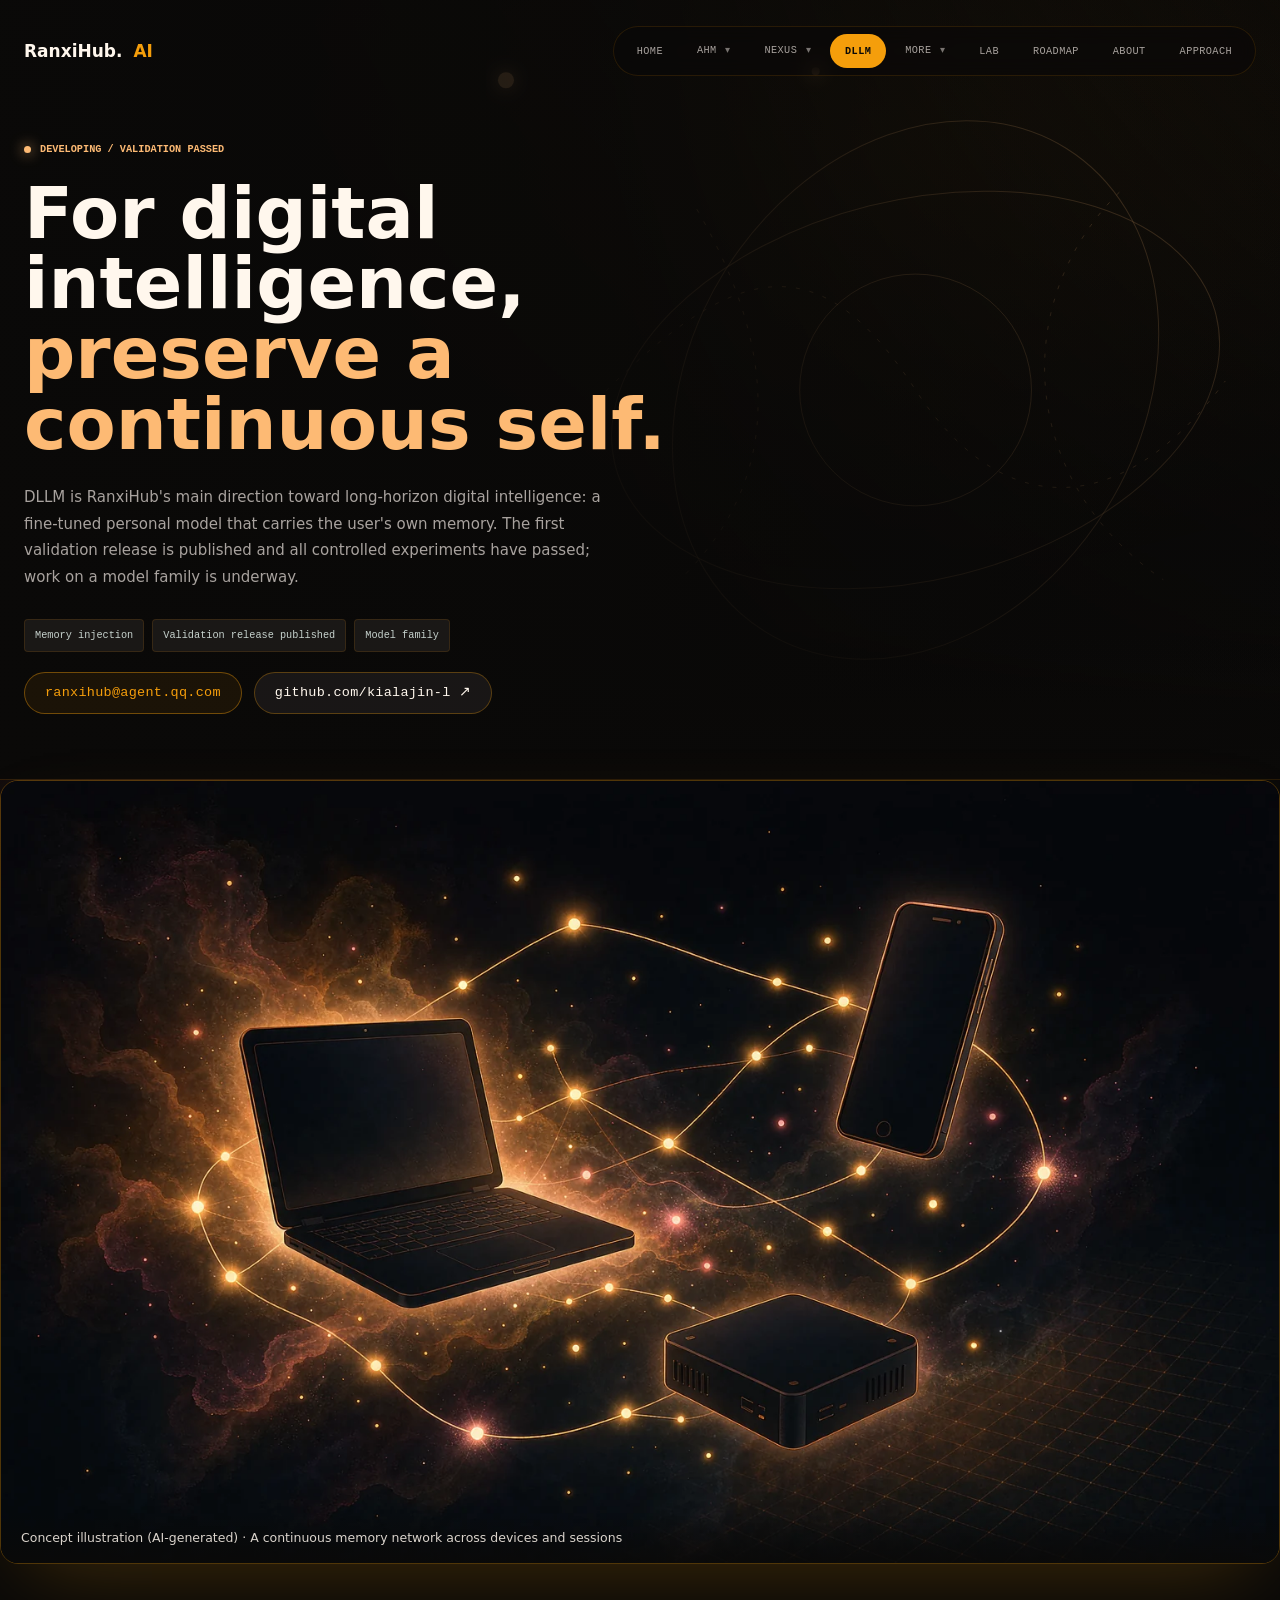
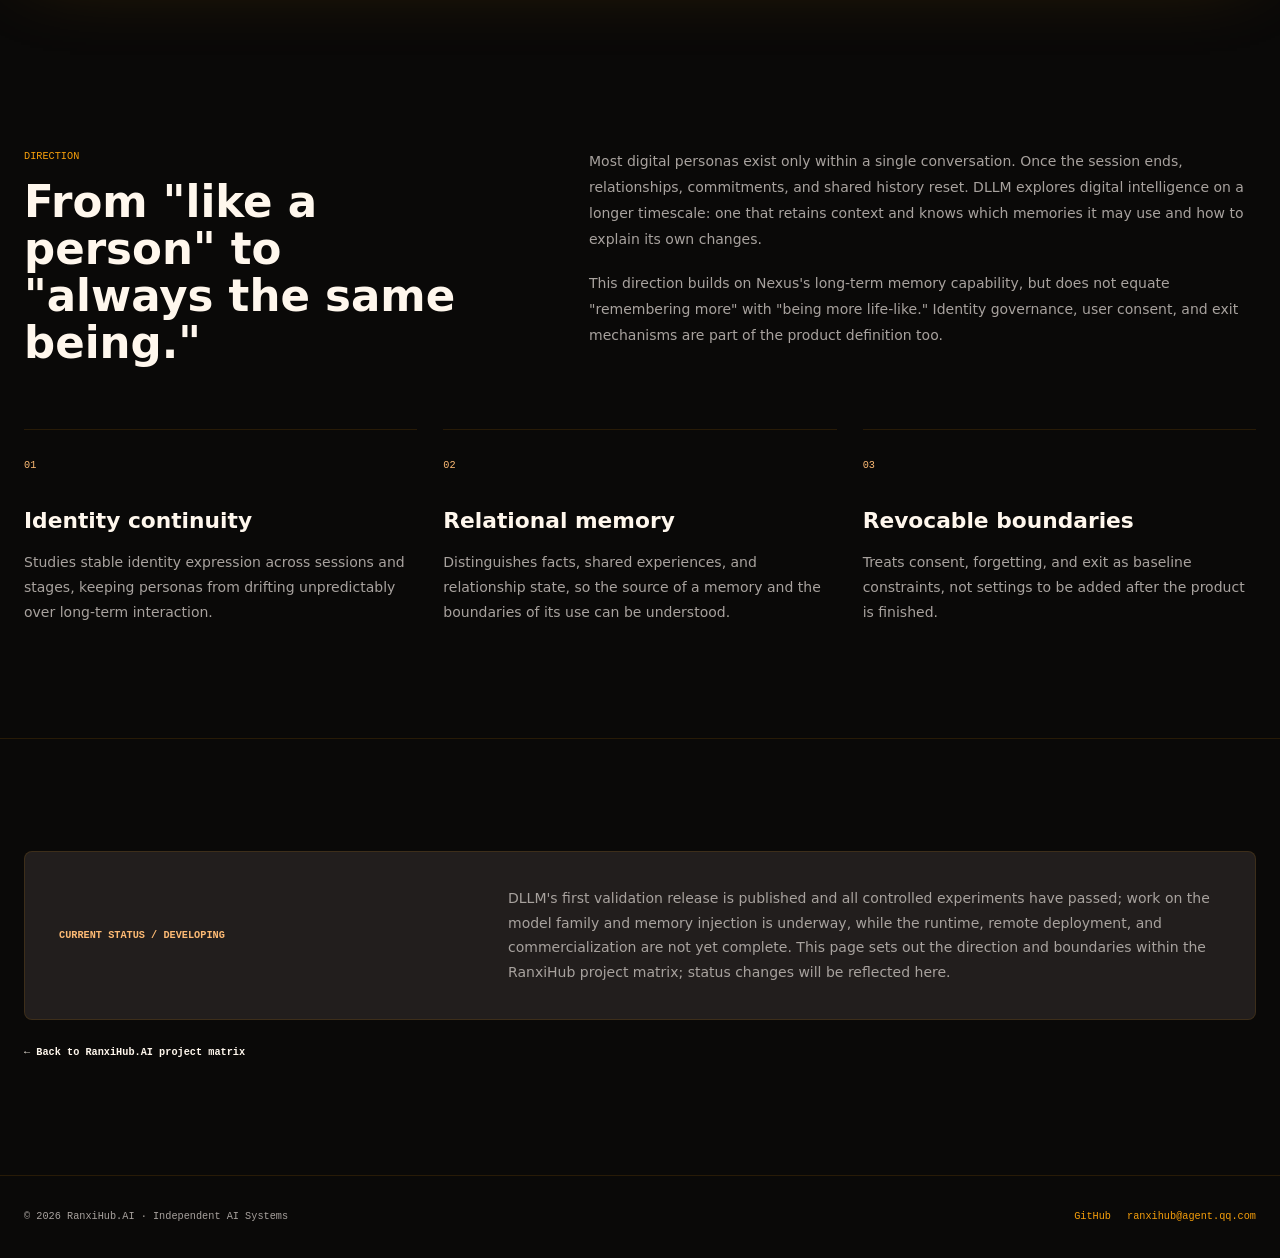
<file: dllm/index.html>
<!DOCTYPE html>
<html lang="en">
<head>
<meta charset="UTF-8">
<meta name="viewport" content="width=device-width, initial-scale=1.0">
<link rel="icon" type="image/svg+xml" href="../favicon.svg">
<meta name="description" content="RanxiHub.DLLM - A project exploring continuous identity, long-term memory, and digital intelligence.">
<title>RanxiHub.AI · DLLM Digital Intelligence</title>
<link rel="stylesheet" href="../assets/portal.css">
<link rel="stylesheet" href="../assets/motion.css">
</head>
<body class="portal-page project-detail-page dllm-page">
<header class="portal-header">
  <div class="site-shell portal-nav">
    <a class="site-brand" href="../index.html">RanxiHub.<span>AI</span></a>
    <nav class="portal-links" aria-label="Main navigation"><a href="../index.html">Home</a><div class="has-menu"><a href="../ahm/index.html">AHM</a><div class="sub-menu"><a href="../ahm/index.html">AHM Overview</a><a href="../ahm/self-test.html">Free Self-Test</a><a href="../ahm/connect.html">Integration</a><a href="../ahm/deep-diagnosis.html">Deep Diagnosis</a><a href="../ahm/brief-report.html">Brief Report</a><a href="../ahm/report.html">Detailed Report</a></div></div><div class="has-menu"><a href="../nexus/index.html">NEXUS</a><div class="sub-menu"><a href="../nexus/index.html">Nexus Overview</a></div></div><a href="../dllm/index.html" class="cur">DLLM</a><div class="has-menu"><a href="../others/index.html">More</a><div class="sub-menu"><a href="../others/index.html#frametale">FrameTale</a><a href="../others/index.html#digitallife">Digital Life</a><a href="../others/index.html#dshplus">DSH-PLUS</a></div></div><a href="../lab/index.html">Lab</a><a href="../index.html#roadmap">Roadmap</a><a href="../about.html">About</a><a href="../index.html#principles">Approach</a></nav>
  </div>
</header>

<main>
  <section class="project-hero" aria-labelledby="dllm-title">
    <div class="site-shell">
      <div class="project-hero-copy">
        <p class="project-stage">DEVELOPING / VALIDATION PASSED</p>
        <h1 id="dllm-title">For digital intelligence,<br><span>preserve a continuous self.</span></h1>
        <p>DLLM is RanxiHub's main direction toward long-horizon digital intelligence: a fine-tuned personal model that carries the user's own memory. The first validation release is published and all controlled experiments have passed; work on a model family is underway.</p>
        <div class="project-hero-meta"><span>Memory injection</span><span>Validation release published</span><span>Model family</span></div>
      <div class="hero-contact"><a href="mailto:ranxihub@agent.qq.com">ranxihub@agent.qq.com</a><a class="gh" href="https://github.com/kialajin-l" target="_blank" rel="noopener">github.com/kialajin-l ↗</a></div>
      </div>
    </div>
    <svg class="project-orbit" viewBox="0 0 820 620" aria-hidden="true">
      <ellipse cx="430" cy="310" rx="310" ry="190" transform="rotate(-14 430 310)" />
      <ellipse cx="430" cy="310" rx="225" ry="285" transform="rotate(32 430 310)" />
      <circle class="ring" cx="430" cy="310" r="116" />
      <path d="M120 311 C252 180 335 164 430 310 C520 447 640 436 740 301" />
      <path d="M211 129 C284 255 306 388 197 497 M634 112 C526 218 530 399 678 500" />
      <circle class="node" cx="430" cy="310" r="8" />
      <circle class="node" cx="196" cy="497" r="5" />
      <circle class="node" cx="634" cy="112" r="5" />
      <circle class="node" cx="740" cy="301" r="4" />
    </svg>
  </section>

  <section class="illust-band">
    <figure>
      <img src="../assets/img/dllm-illust.webp" alt="DLLM concept illustration: a laptop, a phone, and edge devices connected through an amber network (AI-generated illustration)" loading="lazy">
      <figcaption>Concept illustration (AI-generated) · A continuous memory network across devices and sessions</figcaption>
    </figure>
  </section>
  <style>
    .illust-band{padding:0 0 clamp(40px,6vw,72px);}
    .illust-band figure{margin:0;position:relative;border-radius:18px;overflow:hidden;border:1px solid var(--line-strong);box-shadow:0 30px 80px -30px rgba(245,158,11,.25);}
    .illust-band img{display:block;width:100%;height:auto;}
    .illust-band figcaption{position:absolute;left:0;right:0;bottom:0;padding:14px 20px;font-size:12.5px;color:rgba(255,247,237,.85);background:linear-gradient(180deg,transparent,rgba(10,9,8,.88));}
  </style>

  <section class="detail-section">
    <div class="site-shell">
      <div class="detail-intro">
        <div><p class="section-kicker">DIRECTION</p><h2>From "like a person" to "always the same being."</h2></div>
        <div class="detail-copy"><p>Most digital personas exist only within a single conversation. Once the session ends, relationships, commitments, and shared history reset. DLLM explores digital intelligence on a longer timescale: one that retains context and knows which memories it may use and how to explain its own changes.</p><p>This direction builds on Nexus's long-term memory capability, but does not equate "remembering more" with "being more life-like." Identity governance, user consent, and exit mechanisms are part of the product definition too.</p></div>
      </div>
      <div class="capability-list">
        <article class="capability-item"><span>01</span><h3>Identity continuity</h3><p>Studies stable identity expression across sessions and stages, keeping personas from drifting unpredictably over long-term interaction.</p></article>
        <article class="capability-item"><span>02</span><h3>Relational memory</h3><p>Distinguishes facts, shared experiences, and relationship state, so the source of a memory and the boundaries of its use can be understood.</p></article>
        <article class="capability-item"><span>03</span><h3>Revocable boundaries</h3><p>Treats consent, forgetting, and exit as baseline constraints, not settings to be added after the product is finished.</p></article>
      </div>
    </div>
  </section>

  <section class="detail-section">
    <div class="site-shell">
      <div class="status-band"><strong>CURRENT STATUS / DEVELOPING</strong><p>DLLM's first validation release is published and all controlled experiments have passed; work on the model family and memory injection is underway, while the runtime, remote deployment, and commercialization are not yet complete. This page sets out the direction and boundaries within the RanxiHub project matrix; status changes will be reflected here.</p></div>
      <a class="project-back" href="../index.html">← Back to RanxiHub.AI project matrix</a>
    </div>
  </section>
</main>

    <footer class="portal-footer">
  <div class="site-shell">
    <span>© 2026 RanxiHub.AI · Independent AI Systems</span>
    <div class="footer-legal">
      <a href="https://github.com/kialajin-l" target="_blank" rel="noopener">GitHub</a>
      <a href="mailto:ranxihub@agent.qq.com">ranxihub@agent.qq.com</a>
    </div>
  </div>
</footer>
<script src="../assets/motion.js" defer></script>
</body>
</html>
</file>
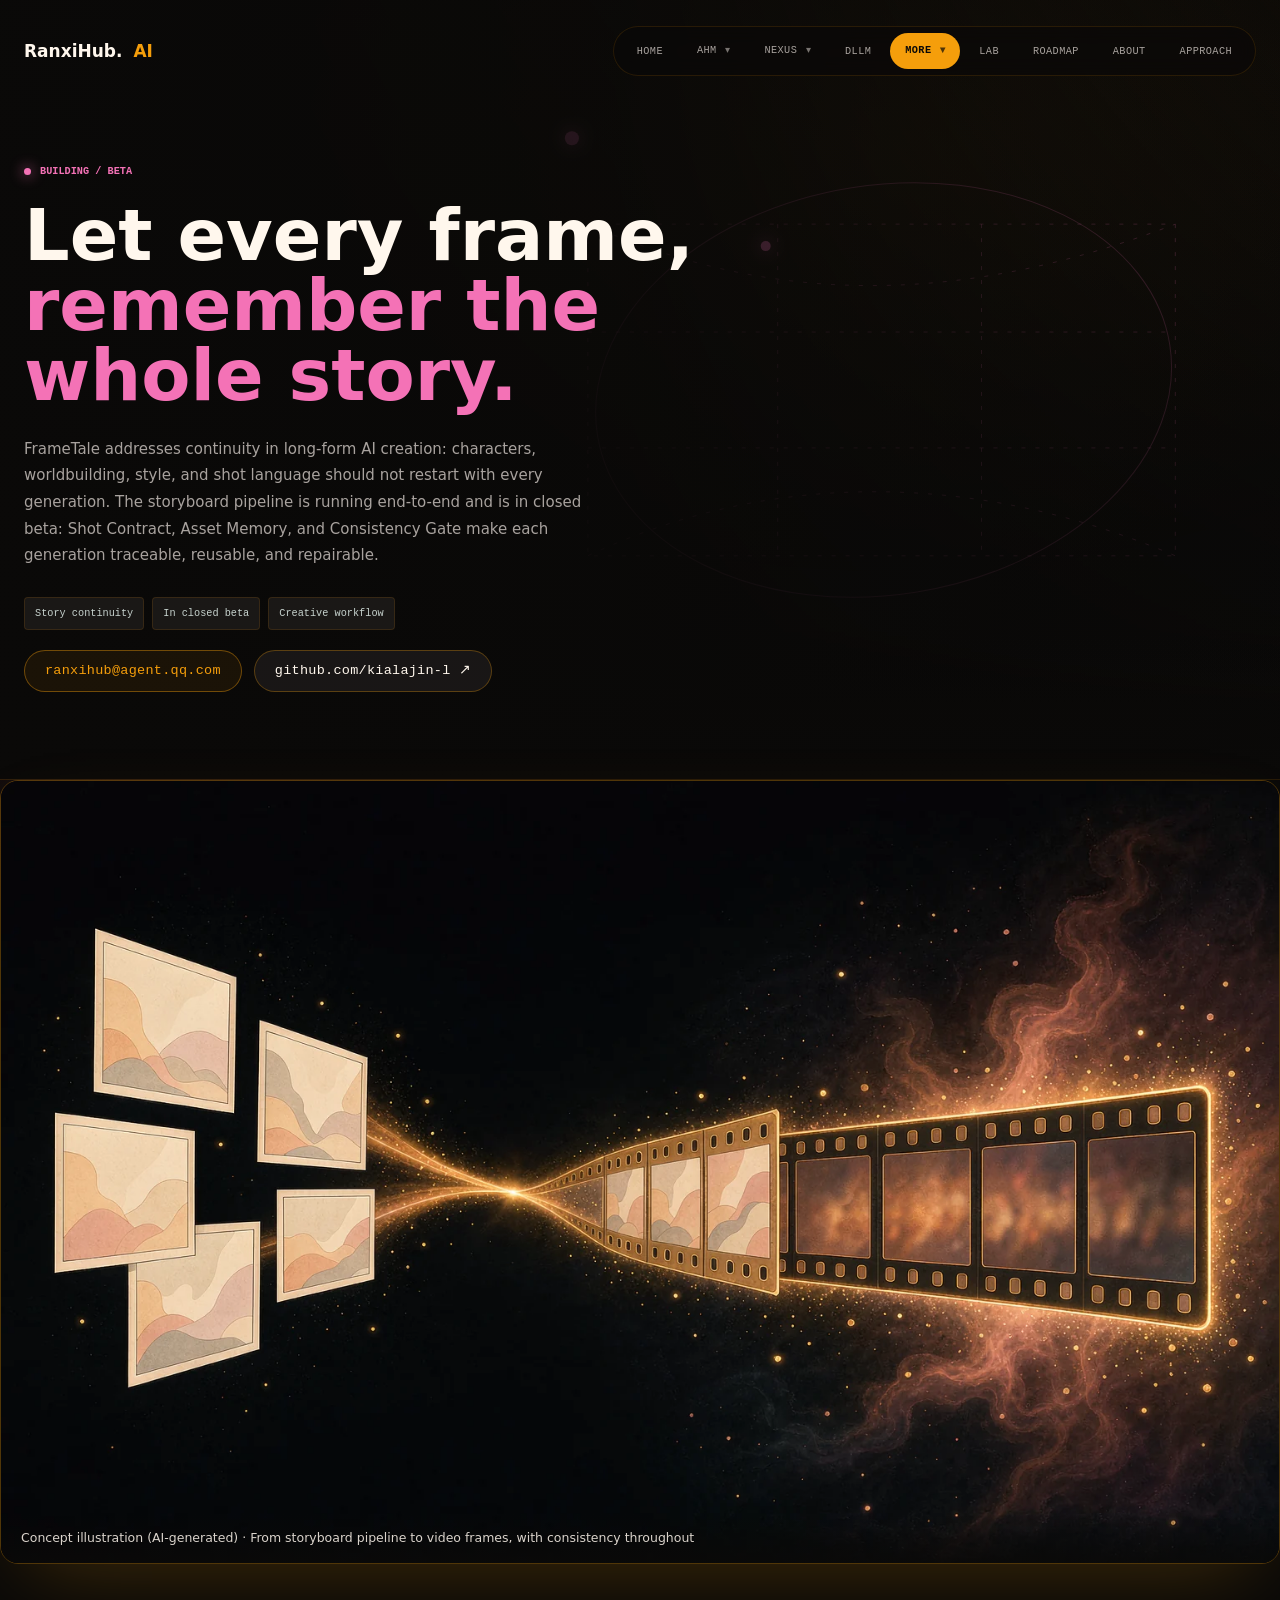
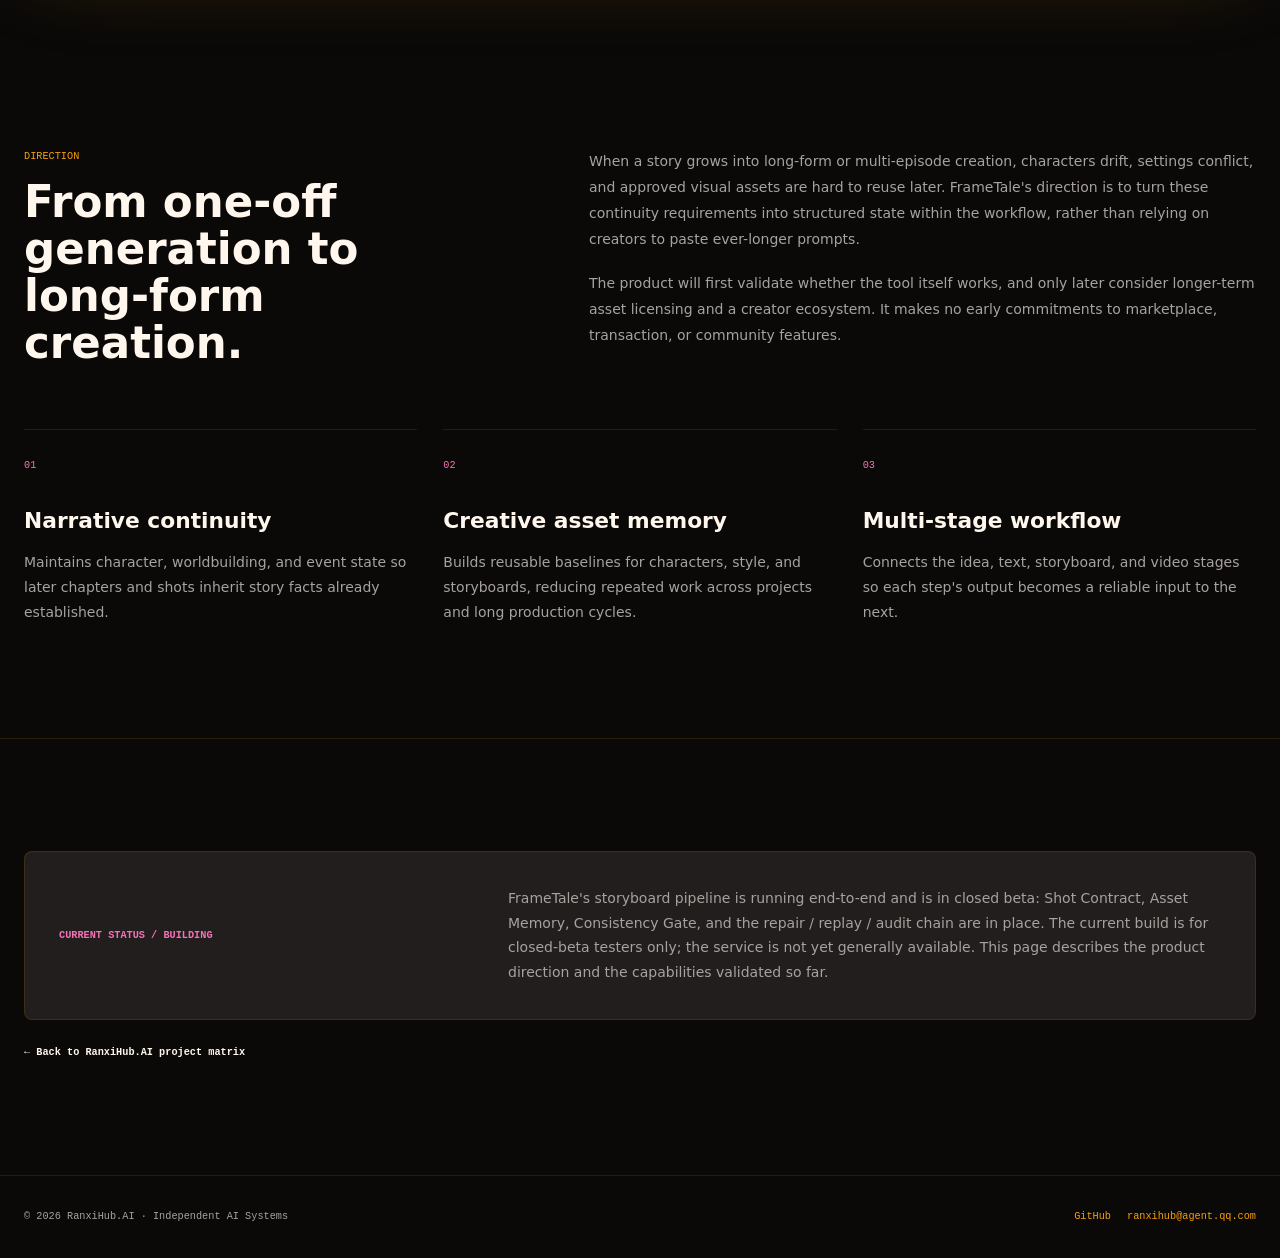
<file: frametale/index.html>
<!DOCTYPE html>
<html lang="en">
<head>
<meta charset="UTF-8">
<meta name="viewport" content="width=device-width, initial-scale=1.0">
<link rel="icon" type="image/svg+xml" href="../favicon.svg">
<meta name="description" content="RanxiHub.FrameTale - A future product line for continuity in long-form creation and reusable creative assets.">
<title>RanxiHub.AI · FrameTale Continuous Creation</title>
<link rel="stylesheet" href="../assets/portal.css">
<link rel="stylesheet" href="../assets/motion.css">
</head>
<body class="portal-page project-detail-page frametale-page">
<header class="portal-header">
  <div class="site-shell portal-nav">
    <a class="site-brand" href="../index.html">RanxiHub.<span>AI</span></a>
    <nav class="portal-links" aria-label="Main navigation"><a href="../index.html">Home</a><div class="has-menu"><a href="../ahm/index.html">AHM</a><div class="sub-menu"><a href="../ahm/index.html">AHM Overview</a><a href="../ahm/self-test.html">Free Self-Test</a><a href="../ahm/connect.html">Integration</a><a href="../ahm/deep-diagnosis.html">Deep Diagnosis</a><a href="../ahm/brief-report.html">Brief Report</a><a href="../ahm/report.html">Detailed Report</a></div></div><div class="has-menu"><a href="../nexus/index.html">NEXUS</a><div class="sub-menu"><a href="../nexus/index.html">Nexus Overview</a></div></div><a href="../dllm/index.html">DLLM</a><div class="has-menu"><a href="../others/index.html" class="cur">More</a><div class="sub-menu"><a href="../others/index.html#frametale" class="cur">FrameTale</a><a href="../others/index.html#digitallife">Digital Life</a><a href="../others/index.html#dshplus">DSH-PLUS</a></div></div><a href="../lab/index.html">Lab</a><a href="../index.html#roadmap">Roadmap</a><a href="../about.html">About</a><a href="../index.html#principles">Approach</a></nav>
  </div>
</header>

<main>
  <section class="project-hero" aria-labelledby="frametale-title">
    <div class="site-shell">
      <div class="project-hero-copy">
        <p class="project-stage">BUILDING / BETA</p>
        <h1 id="frametale-title">Let every frame,<br><span>remember the whole story.</span></h1>
        <p>FrameTale addresses continuity in long-form AI creation: characters, worldbuilding, style, and shot language should not restart with every generation. The storyboard pipeline is running end-to-end and is in closed beta: Shot Contract, Asset Memory, and Consistency Gate make each generation traceable, reusable, and repairable.</p>
        <div class="project-hero-meta"><span>Story continuity</span><span>In closed beta</span><span>Creative workflow</span></div>
      <div class="hero-contact"><a href="mailto:ranxihub@agent.qq.com">ranxihub@agent.qq.com</a><a class="gh" href="https://github.com/kialajin-l" target="_blank" rel="noopener">github.com/kialajin-l ↗</a></div>
      </div>
    </div>
    <svg class="project-orbit" viewBox="0 0 820 620" aria-hidden="true">
      <path d="M102 144 H690 V476 H102 Z" />
      <path d="M102 252 H690 M102 368 H690 M292 144 V476 M496 144 V476" />
      <ellipse cx="398" cy="310" rx="290" ry="205" transform="rotate(-9 398 310)" />
      <path d="M102 144 C290 227 478 225 690 144 M102 476 C286 389 493 392 690 476" />
      <circle class="node" cx="102" cy="144" r="5" />
      <circle class="node" cx="292" cy="252" r="6" />
      <circle class="node" cx="496" cy="368" r="7" />
      <circle class="node" cx="690" cy="476" r="5" />
    </svg>
  </section>

  <section class="illust-band">
    <figure>
      <img src="../assets/img/frametale-illust.webp" alt="FrameTale concept illustration: comic storyboard panels evolving into film frames along a glowing timeline (AI-generated illustration)" loading="lazy">
      <figcaption>Concept illustration (AI-generated) · From storyboard pipeline to video frames, with consistency throughout</figcaption>
    </figure>
  </section>
  <style>
    .illust-band{padding:0 0 clamp(40px,6vw,72px);}
    .illust-band figure{margin:0;position:relative;border-radius:18px;overflow:hidden;border:1px solid var(--line-strong);box-shadow:0 30px 80px -30px rgba(245,158,11,.25);}
    .illust-band img{display:block;width:100%;height:auto;}
    .illust-band figcaption{position:absolute;left:0;right:0;bottom:0;padding:14px 20px;font-size:12.5px;color:rgba(255,247,237,.85);background:linear-gradient(180deg,transparent,rgba(10,9,8,.88));}
  </style>

  <section class="detail-section">
    <div class="site-shell">
      <div class="detail-intro">
        <div><p class="section-kicker">DIRECTION</p><h2>From one-off generation to long-form creation.</h2></div>
        <div class="detail-copy"><p>When a story grows into long-form or multi-episode creation, characters drift, settings conflict, and approved visual assets are hard to reuse later. FrameTale's direction is to turn these continuity requirements into structured state within the workflow, rather than relying on creators to paste ever-longer prompts.</p><p>The product will first validate whether the tool itself works, and only later consider longer-term asset licensing and a creator ecosystem. It makes no early commitments to marketplace, transaction, or community features.</p></div>
      </div>
      <div class="capability-list">
        <article class="capability-item"><span>01</span><h3>Narrative continuity</h3><p>Maintains character, worldbuilding, and event state so later chapters and shots inherit story facts already established.</p></article>
        <article class="capability-item"><span>02</span><h3>Creative asset memory</h3><p>Builds reusable baselines for characters, style, and storyboards, reducing repeated work across projects and long production cycles.</p></article>
        <article class="capability-item"><span>03</span><h3>Multi-stage workflow</h3><p>Connects the idea, text, storyboard, and video stages so each step's output becomes a reliable input to the next.</p></article>
      </div>
    </div>
  </section>

  <section class="detail-section">
    <div class="site-shell">
      <div class="status-band"><strong>CURRENT STATUS / BUILDING</strong><p>FrameTale's storyboard pipeline is running end-to-end and is in closed beta: Shot Contract, Asset Memory, Consistency Gate, and the repair / replay / audit chain are in place. The current build is for closed-beta testers only; the service is not yet generally available. This page describes the product direction and the capabilities validated so far.</p></div>
      <a class="project-back" href="../index.html">← Back to RanxiHub.AI project matrix</a>
    </div>
  </section>
</main>

<footer class="portal-footer">
  <div class="site-shell">
    <span>© 2026 RanxiHub.AI · Independent AI Systems</span>
    <div class="footer-legal">
      <a href="https://github.com/kialajin-l" target="_blank" rel="noopener">GitHub</a>
      <a href="mailto:ranxihub@agent.qq.com">ranxihub@agent.qq.com</a>
    </div>
  </div>
</footer>
<script src="../assets/motion.js" defer></script>
</body>
</html>
</file>
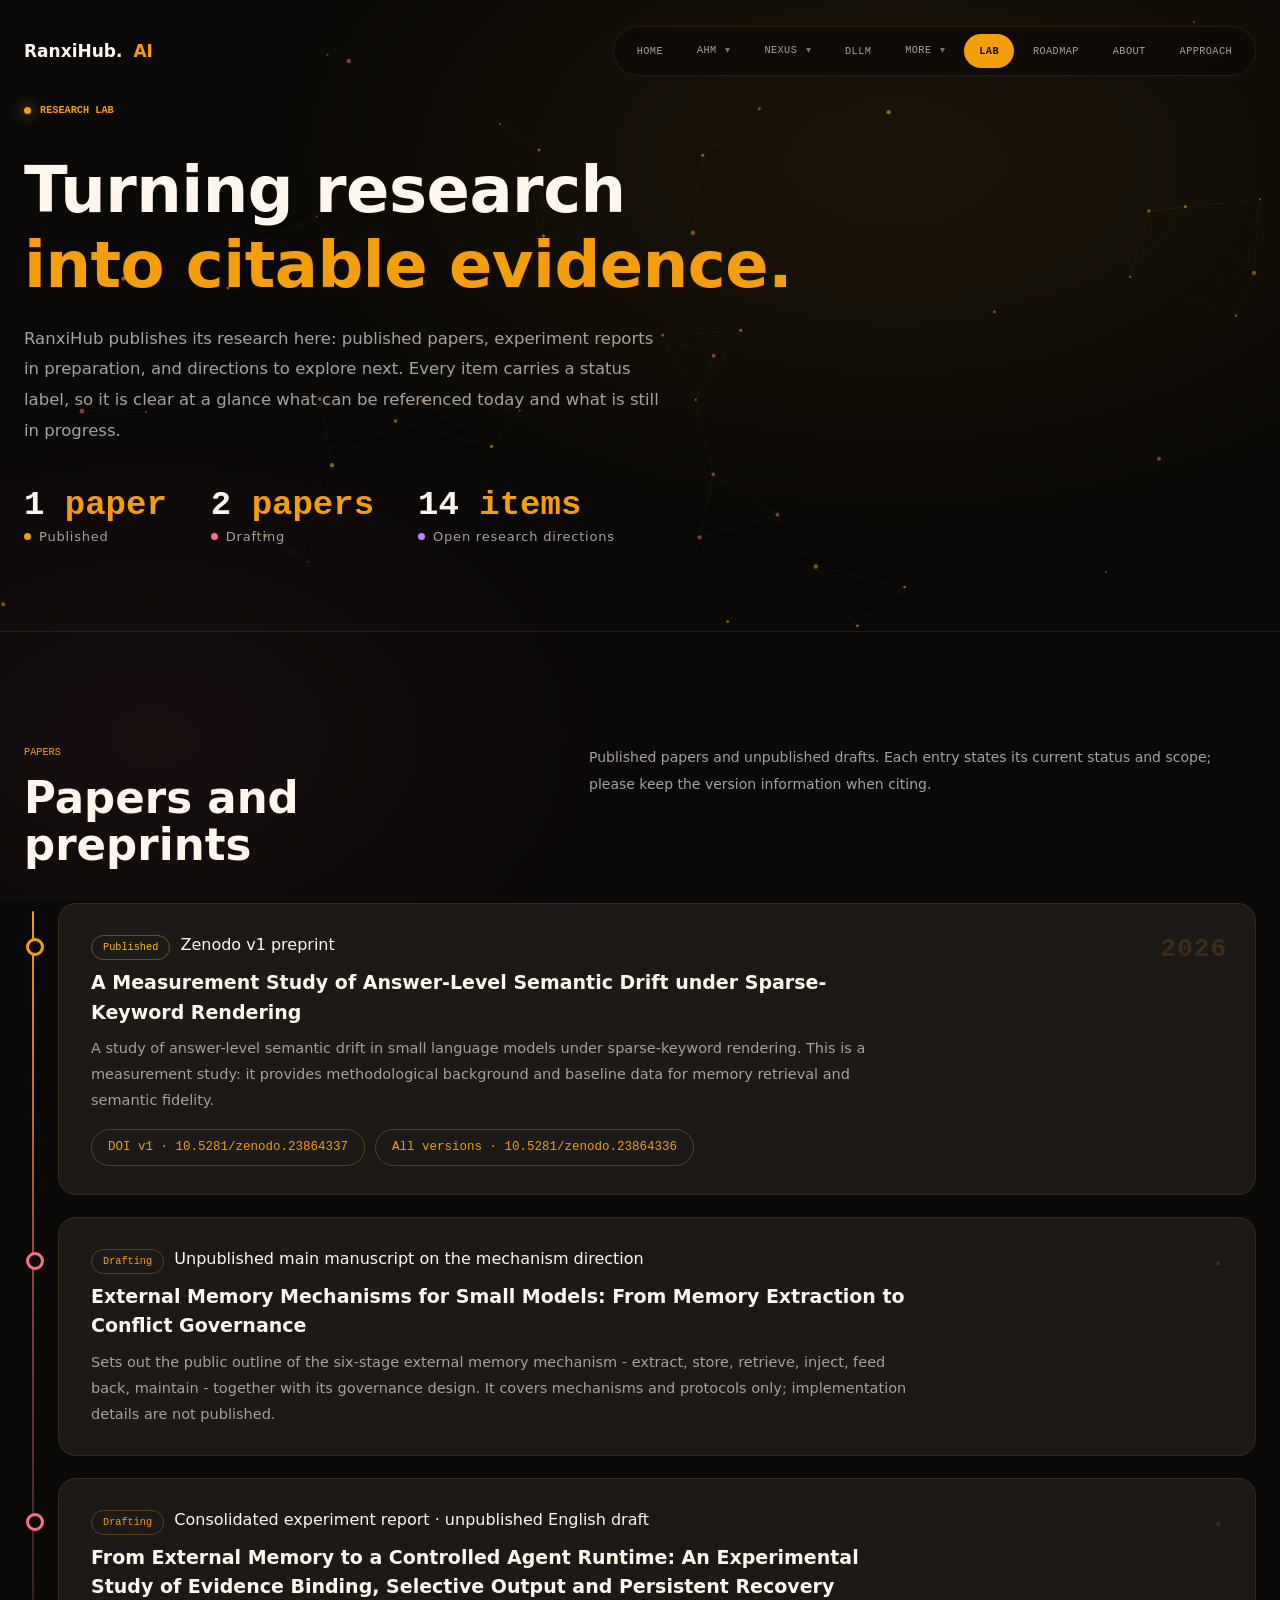
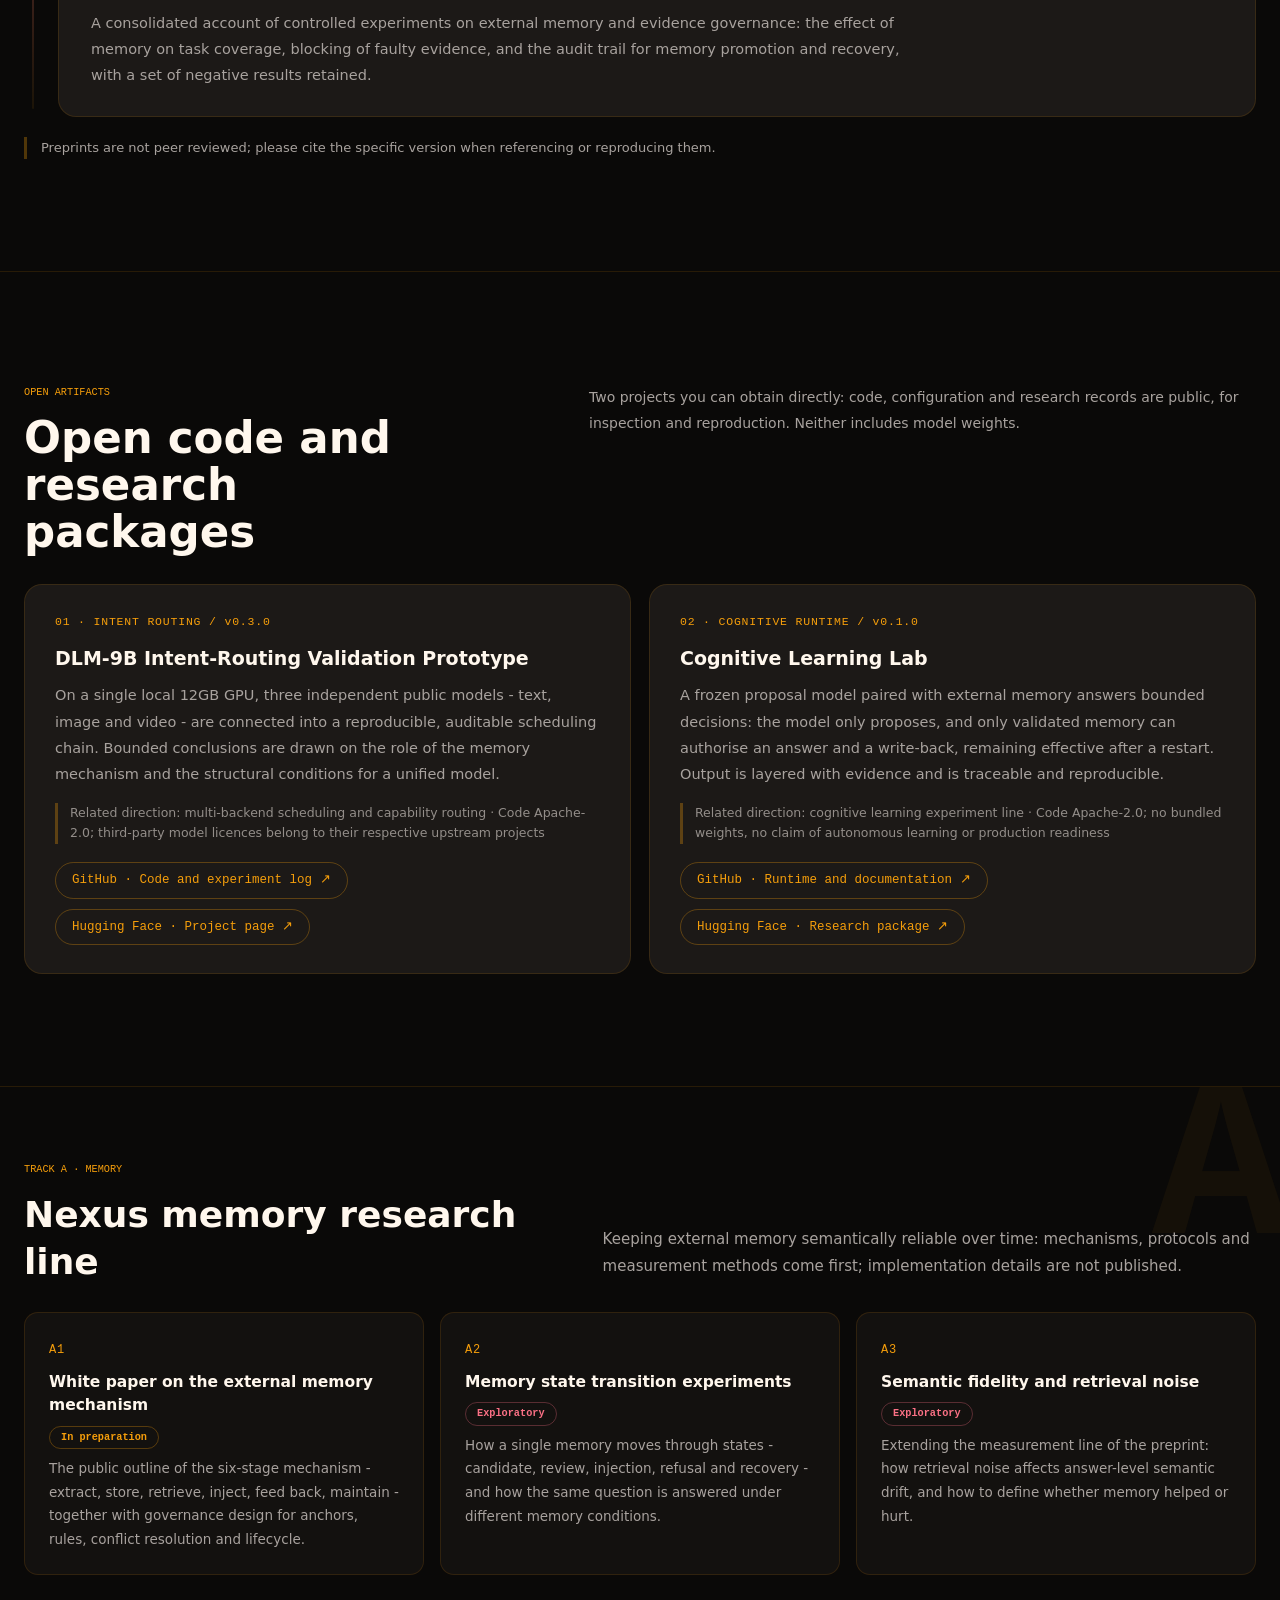
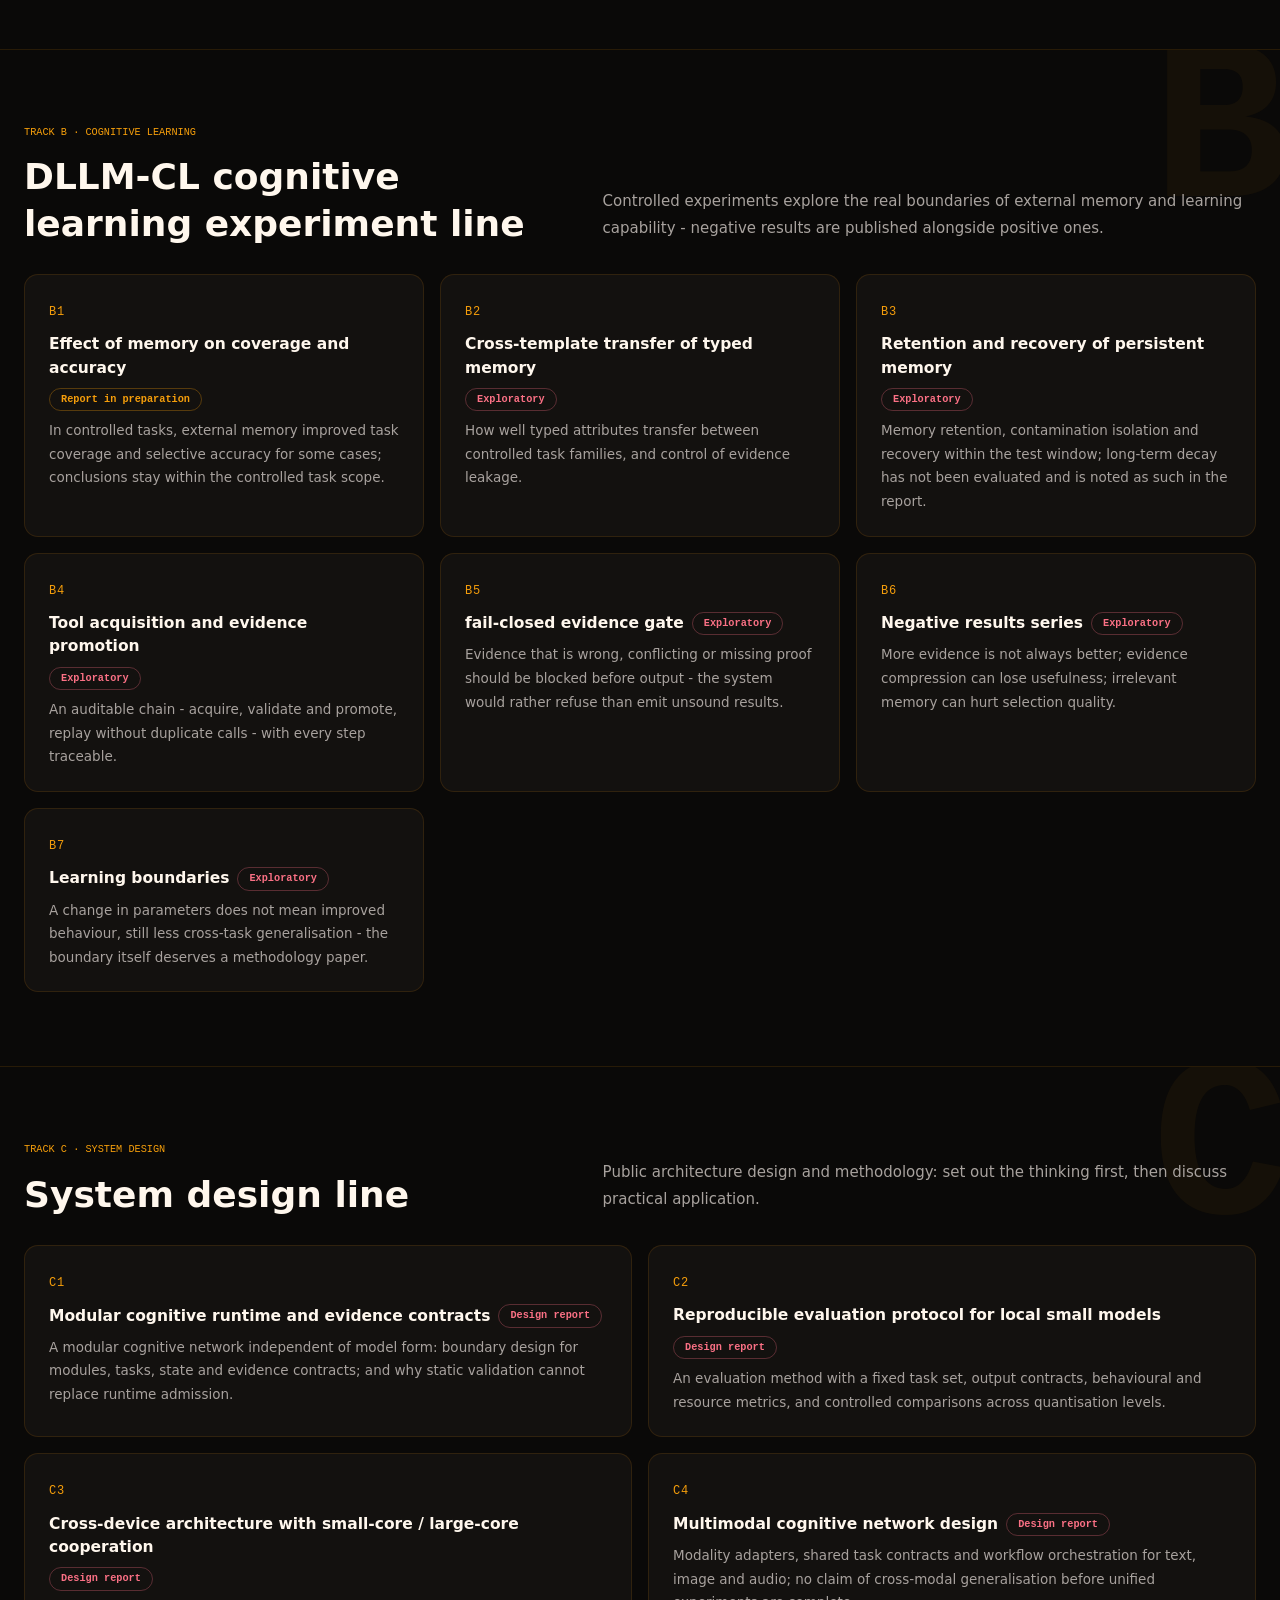
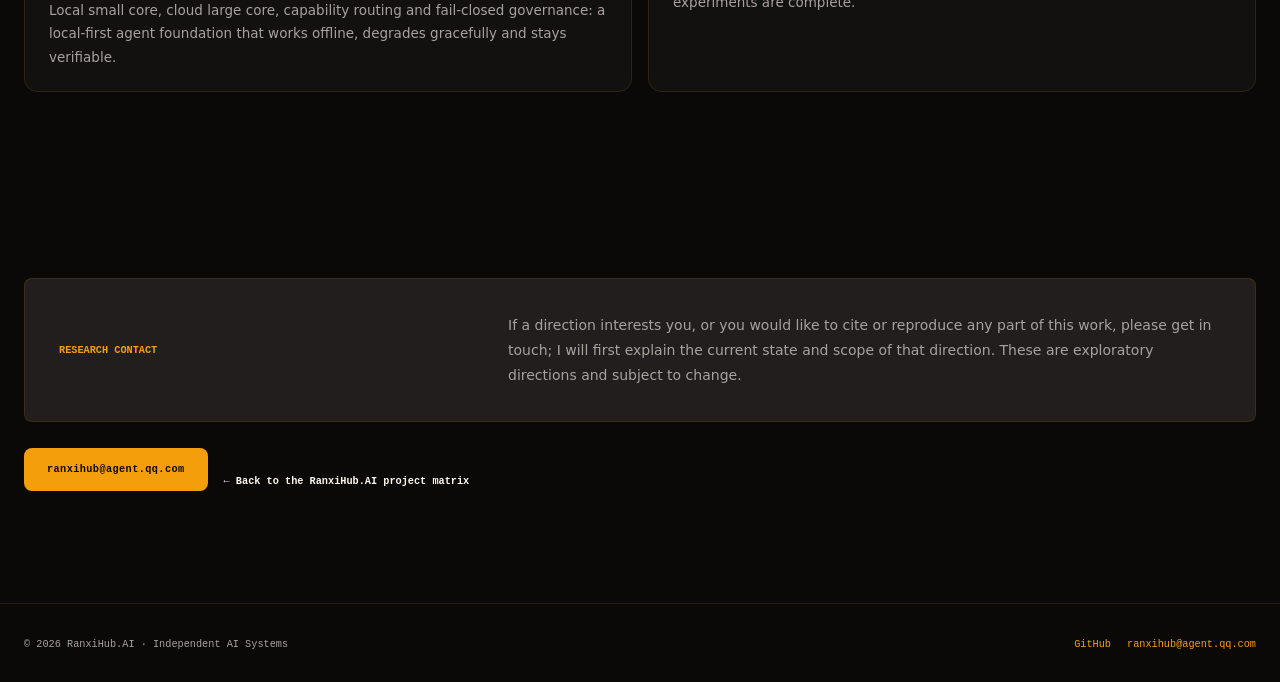
<file: lab/index.html>
<!DOCTYPE html>
<html lang="en">
<head>
<meta charset="UTF-8">
<meta name="viewport" content="width=device-width, initial-scale=1.0">
<link rel="icon" type="image/svg+xml" href="../favicon.svg">
<meta name="description" content="RanxiHub Lab — public research: published papers, experiment reports in preparation, and directions under exploration.">
<title>RanxiHub.AI · Lab</title>
<link rel="stylesheet" href="../assets/portal.css">
<style>
  /* ============ Lab page · dedicated layout ============ */
  .lab-hero { position: relative; overflow: hidden; padding: 96px 0 84px; border-bottom: 1px solid var(--line); }
  #labCanvas { position: absolute; inset: 0; width: 100%; height: 100%; pointer-events: none; }
  .lab-hero .site-shell { position: relative; z-index: 1; }
  .lab-hero .project-stage { color: var(--amber); }
  .lab-hero h1 { font-size: clamp(38px, 5.4vw, 64px); font-weight: 800; line-height: 1.18; margin: 14px 0 20px; letter-spacing: -.5px; }
  .lab-hero h1 span { color: var(--amber); }
  .lab-hero .lead { max-width: 640px; color: var(--muted); font-size: 16.5px; line-height: 1.85; }

  .lab-stats { display: flex; gap: 44px; flex-wrap: wrap; margin-top: 42px; }
  .lab-stat { display: flex; flex-direction: column; gap: 4px; }
  .lab-stat b { font-family: var(--mono, monospace); font-size: 34px; font-weight: 700; color: var(--text); line-height: 1; }
  .lab-stat b i { font-style: normal; color: var(--amber); }
  .lab-stat span { font-size: 13px; color: var(--muted); letter-spacing: .06em; display: flex; align-items: center; gap: 8px; }
  .pulse-dot { width: 7px; height: 7px; border-radius: 50%; background: var(--amber); box-shadow: 0 0 0 0 rgba(245,158,11,.5); animation: labPulse 2.2s infinite; display: inline-block; }
  .pulse-dot.mid { background: var(--rose); box-shadow: 0 0 0 0 rgba(251,113,133,.5); animation-name: labPulseRose; }
  .pulse-dot.plan { background: var(--info, #c084fc); box-shadow: 0 0 0 0 rgba(192,132,252,.5); animation-name: labPulsePlan; }
  @keyframes labPulse { 0% { box-shadow: 0 0 0 0 rgba(245,158,11,.45); } 70% { box-shadow: 0 0 0 9px rgba(245,158,11,0); } 100% { box-shadow: 0 0 0 0 rgba(245,158,11,0); } }
  @keyframes labPulseRose { 0% { box-shadow: 0 0 0 0 rgba(251,113,133,.45); } 70% { box-shadow: 0 0 0 9px rgba(251,113,133,0); } 100% { box-shadow: 0 0 0 0 rgba(251,113,133,0); } }
  @keyframes labPulsePlan { 0% { box-shadow: 0 0 0 0 rgba(192,132,252,.45); } 70% { box-shadow: 0 0 0 9px rgba(192,132,252,0); } 100% { box-shadow: 0 0 0 0 rgba(192,132,252,0); } }

  /* Papers · timeline */
  .paper-timeline { position: relative; margin-top: 34px; padding-left: 34px; display: grid; gap: 22px; }
  .paper-timeline::before { content: ''; position: absolute; left: 8px; top: 8px; bottom: 8px; width: 2px; background: linear-gradient(180deg, var(--amber), rgba(251,113,133,.5), rgba(245,158,11,.08)); border-radius: 2px; }
  .paper-node { position: relative; background: var(--card, #1c1917); border: 1px solid var(--line); border-radius: 18px; padding: 28px 32px; transition: transform .25s ease, border-color .25s ease, box-shadow .25s ease; }
  .paper-node:hover { transform: translateY(-4px); border-color: var(--line-strong); box-shadow: 0 18px 40px rgba(0,0,0,.35); }
  .paper-node::before { content: ''; position: absolute; left: -33px; top: 34px; width: 12px; height: 12px; border-radius: 50%; background: var(--bg); border: 3px solid var(--amber); }
  .paper-node.draft::before { border-color: var(--rose); }
  .paper-node .paper-year { position: absolute; right: 28px; top: 24px; font-family: var(--mono, monospace); font-size: 26px; font-weight: 700; color: rgba(245,158,11,.16); letter-spacing: 1px; }
  .paper-node h3 { margin: 8px 0; font-size: 19px; font-weight: 750; line-height: 1.55; max-width: 820px; }
  .paper-node p { color: var(--muted, #a8a29e); font-size: 14.5px; line-height: 1.8; margin: 8px 0 0; max-width: 820px; }
  .paper-links { display: flex; flex-wrap: wrap; gap: 10px; margin-top: 16px; }
  .paper-links a { font-family: var(--mono, monospace); font-size: 12.5px; color: var(--amber, #f59e0b); border: 1px solid var(--line-strong); border-radius: 999px; padding: 7px 16px; text-decoration: none; transition: .2s; }
  .paper-links a:hover { border-color: var(--amber, #f59e0b); background: rgba(245,158,11,.08); }

  /* Research tracks · large sections */
  .track { position: relative; padding: 74px 0; border-top: 1px solid var(--line); overflow: hidden; }
  .track-ghost { position: absolute; right: -10px; top: -30px; font-family: var(--mono, monospace); font-size: clamp(120px, 18vw, 240px); font-weight: 800; color: rgba(245,158,11,.05); line-height: 1; pointer-events: none; user-select: none; }
  .track-head { display: grid; grid-template-columns: minmax(0, .9fr) minmax(0, 1.1fr); gap: 44px; align-items: end; margin-bottom: 8px; }
  .track-head h2 { font-size: clamp(26px, 3.2vw, 36px); font-weight: 780; margin-top: 12px; line-height: 1.3; }
  .track-head .track-sub { color: var(--muted); font-size: 15px; line-height: 1.8; padding-bottom: 6px; }
  .track-grid { display: grid; grid-template-columns: repeat(3, 1fr); gap: 16px; margin-top: 26px; }
  .track-grid.cols-2 { grid-template-columns: repeat(2, 1fr); }
  .track-item { background: rgba(28,25,23,.55); border: 1px solid var(--line); border-radius: 14px; padding: 22px 24px; transition: transform .22s ease, border-color .22s ease, background .22s ease; }
  .track-item:hover { transform: translateY(-3px); border-color: var(--line-strong); background: rgba(28,25,23,.9); }
  .track-item h3 { font-size: 15.5px; font-weight: 720; margin: 10px 0 8px; line-height: 1.5; display: flex; align-items: center; flex-wrap: wrap; gap: 8px; }
  .track-item p { font-size: 13.5px; color: var(--muted, #a8a29e); line-height: 1.75; margin: 0; }
  .track-item .no { font-family: var(--mono, monospace); font-size: 12px; color: var(--amber); letter-spacing: .8px; }

  .lab-note { margin-top: 20px; font-size: 13px; color: var(--muted, #a8a29e); border-left: 3px solid var(--line-strong); padding-left: 14px; line-height: 1.7; }

  /* Open code and research packages */
  .artifact-grid { display: grid; grid-template-columns: repeat(2, minmax(0, 1fr)); gap: 18px; margin-top: 28px; }
  .artifact-card { display: flex; flex-direction: column; background: var(--card, #1c1917); border: 1px solid var(--line); border-radius: 18px; padding: 28px 30px; transition: transform .25s ease, border-color .25s ease, box-shadow .25s ease; }
  .artifact-card:hover { transform: translateY(-4px); border-color: var(--line-strong); box-shadow: 0 18px 40px rgba(0,0,0,.35); }
  .artifact-card .artifact-tag { font-family: var(--mono, monospace); font-size: 11.5px; letter-spacing: .8px; color: var(--amber); }
  .artifact-card h3 { margin: 12px 0 10px; font-size: 19px; font-weight: 750; line-height: 1.5; }
  .artifact-card p { color: var(--muted, #a8a29e); font-size: 14.5px; line-height: 1.8; margin: 0; }
  .artifact-card .artifact-note { flex: none; margin-top: 16px; font-size: 12.5px; color: rgba(168,162,158,.85); line-height: 1.65; border-left: 3px solid var(--line-strong); padding-left: 12px; }
  .artifact-card .paper-links { margin-top: auto; padding-top: 18px; }
  @media (max-width: 760px) { .artifact-grid { grid-template-columns: 1fr; } }

  @media (max-width: 980px) {
    .track-head { grid-template-columns: 1fr; gap: 14px; }
    .track-grid { grid-template-columns: repeat(2, 1fr); }
  }
  @media (max-width: 640px) {
    .lab-hero { padding: 68px 0 60px; }
    .lab-stats { gap: 28px; }
    .track-grid, .track-grid.cols-2 { grid-template-columns: 1fr; }
    .paper-node { padding: 22px 20px; }
    .paper-node .paper-year { display: none; }
  }

  /* Entrance animation: CSS autoplay, no JS or viewport observer, avoiding a blank first frame and missing content below */
  .lab-in { animation: labFade .7s cubic-bezier(.22, .61, .36, 1) both; animation-delay: var(--d, 0s); }
  @keyframes labFade { from { opacity: 0; transform: translateY(18px); } to { opacity: 1; transform: none; } }
  /* Above-the-fold text slides up without fading: readable on the first frame, avoiding a blank flash on open */
  .lab-hero .lab-in { animation-name: labSlide; animation-duration: .5s; }
  @keyframes labSlide { from { opacity: 1; transform: translateY(14px); } to { opacity: 1; transform: none; } }
  @media (prefers-reduced-motion: reduce) { .lab-in { animation: none; } }
</style>
</head>
<body class="portal-page project-detail-page lab-page">
<header class="portal-header">
  <div class="site-shell portal-nav">
    <a class="site-brand" href="../index.html">RanxiHub.<span>AI</span></a>
    <nav class="portal-links" aria-label="Main navigation"><a href="../index.html">Home</a><div class="has-menu"><a href="../ahm/index.html">AHM</a><div class="sub-menu"><a href="../ahm/index.html">AHM Overview</a><a href="../ahm/self-test.html">Free Self-Test</a><a href="../ahm/connect.html">Integration</a><a href="../ahm/deep-diagnosis.html">Deep Diagnosis</a><a href="../ahm/brief-report.html">Brief Report</a><a href="../ahm/report.html">Detailed Report</a></div></div><div class="has-menu"><a href="../nexus/index.html">NEXUS</a><div class="sub-menu"><a href="../nexus/index.html">Nexus Overview</a></div></div><a href="../dllm/index.html">DLLM</a><div class="has-menu"><a href="../others/index.html">More</a><div class="sub-menu"><a href="../others/index.html#frametale">FrameTale</a><a href="../others/index.html#digitallife">Digital Life</a><a href="../others/index.html#dshplus">DSH-PLUS</a></div></div><a href="../lab/index.html" class="cur">Lab</a><a href="../index.html#roadmap">Roadmap</a><a href="../about.html">About</a><a href="../index.html#principles">Approach</a></nav>
  </div>
</header>

<main>
  <!-- Hero -->
  <section class="lab-hero" aria-labelledby="lab-title">
    <canvas id="labCanvas" aria-hidden="true"></canvas>
    <div class="site-shell">
      <p class="project-stage lab-in" style="--d:0ms">RESEARCH LAB</p>
      <h1 id="lab-title" class="lab-in" style="--d:80ms">Turning research<br><span>into citable evidence.</span></h1>
      <p class="lead lab-in" style="--d:160ms">RanxiHub publishes its research here: published papers, experiment reports in preparation, and directions to explore next. Every item carries a status label, so it is clear at a glance what can be referenced today and what is still in progress.</p>
      <div class="lab-stats lab-in" style="--d:240ms">
        <div class="lab-stat"><b>1<i> paper</i></b><span><span class="pulse-dot"></span>Published</span></div>
        <div class="lab-stat"><b>2<i> papers</i></b><span><span class="pulse-dot mid"></span>Drafting</span></div>
        <div class="lab-stat"><b>14<i> items</i></b><span><span class="pulse-dot plan"></span>Open research directions</span></div>
      </div>
    </div>
  </section>

  <!-- Papers and preprints -->
  <section class="detail-section" id="papers">
    <div class="site-shell">
      <div class="detail-intro">
        <div><p class="section-kicker">PAPERS</p><h2>Papers and preprints</h2></div>
        <div class="detail-copy"><p>Published papers and unpublished drafts. Each entry states its current status and scope; please keep the version information when citing.</p></div>
      </div>
      <div class="paper-timeline">
        <article class="paper-node lab-in" style="--d:0ms">
          <span class="paper-year">2026</span>
          <div class="paper-meta"><span class="proj-status s-verify">Published</span>&nbsp; Zenodo v1 preprint</div>
          <h3>A Measurement Study of Answer-Level Semantic Drift under Sparse-Keyword Rendering</h3>
          <p>A study of answer-level semantic drift in small language models under sparse-keyword rendering. This is a measurement study: it provides methodological background and baseline data for memory retrieval and semantic fidelity.</p>
          <div class="paper-links">
            <a href="https://doi.org/10.5281/zenodo.23864337" target="_blank" rel="noopener">DOI v1 · 10.5281/zenodo.23864337</a>
            <a href="https://doi.org/10.5281/zenodo.23864336" target="_blank" rel="noopener">All versions · 10.5281/zenodo.23864336</a>
          </div>
        </article>
        <article class="paper-node draft lab-in" style="--d:90ms">
          <span class="paper-year">·</span>
          <div class="paper-meta"><span class="proj-status s-mid">Drafting</span>&nbsp; Unpublished main manuscript on the mechanism direction</div>
          <h3>External Memory Mechanisms for Small Models: From Memory Extraction to Conflict Governance</h3>
          <p>Sets out the public outline of the six-stage external memory mechanism - extract, store, retrieve, inject, feed back, maintain - together with its governance design. It covers mechanisms and protocols only; implementation details are not published.</p>
        </article>
        <article class="paper-node draft lab-in" style="--d:180ms">
          <span class="paper-year">·</span>
          <div class="paper-meta"><span class="proj-status s-mid">Drafting</span>&nbsp; Consolidated experiment report · unpublished English draft</div>
          <h3>From External Memory to a Controlled Agent Runtime: An Experimental Study of Evidence Binding, Selective Output and Persistent Recovery</h3>
          <p>A consolidated account of controlled experiments on external memory and evidence governance: the effect of memory on task coverage, blocking of faulty evidence, and the audit trail for memory promotion and recovery, with a set of negative results retained.</p>
        </article>
      </div>
      <p class="lab-note lab-in">Preprints are not peer reviewed; please cite the specific version when referencing or reproducing them.</p>
    </div>
  </section>

  <!-- Open code and research packages -->
  <section class="detail-section" id="artifacts">
    <div class="site-shell">
      <div class="detail-intro">
        <div><p class="section-kicker">OPEN ARTIFACTS</p><h2>Open code and research packages</h2></div>
        <div class="detail-copy"><p>Two projects you can obtain directly: code, configuration and research records are public, for inspection and reproduction. Neither includes model weights.</p></div>
      </div>
      <div class="artifact-grid">
        <article class="artifact-card lab-in" style="--d:0ms">
          <span class="artifact-tag">01 · INTENT ROUTING / v0.3.0</span>
          <h3>DLM-9B Intent-Routing Validation Prototype</h3>
          <p>On a single local 12GB GPU, three independent public models - text, image and video - are connected into a reproducible, auditable scheduling chain. Bounded conclusions are drawn on the role of the memory mechanism and the structural conditions for a unified model.</p>
          <p class="artifact-note">Related direction: multi-backend scheduling and capability routing · Code Apache-2.0; third-party model licences belong to their respective upstream projects</p>
          <div class="paper-links">
            <a href="https://github.com/kialajin-l/dlm9b-intent-routing-prototype" target="_blank" rel="noopener">GitHub · Code and experiment log ↗</a>
            <a href="https://huggingface.co/WayneRR/dlm9b-intent-routing-prototype" target="_blank" rel="noopener">Hugging Face · Project page ↗</a>
          </div>
        </article>
        <article class="artifact-card lab-in" style="--d:90ms">
          <span class="artifact-tag">02 · COGNITIVE RUNTIME / v0.1.0</span>
          <h3>Cognitive Learning Lab</h3>
          <p>A frozen proposal model paired with external memory answers bounded decisions: the model only proposes, and only validated memory can authorise an answer and a write-back, remaining effective after a restart. Output is layered with evidence and is traceable and reproducible.</p>
          <p class="artifact-note">Related direction: cognitive learning experiment line · Code Apache-2.0; no bundled weights, no claim of autonomous learning or production readiness</p>
          <div class="paper-links">
            <a href="https://github.com/kialajin-l/cognitive-learning-lab" target="_blank" rel="noopener">GitHub · Runtime and documentation ↗</a>
            <a href="https://huggingface.co/WayneRR/cognitive-learning-lab" target="_blank" rel="noopener">Hugging Face · Research package ↗</a>
          </div>
        </article>
      </div>
    </div>
  </section>

  <!-- Track A -->
  <section class="track" id="nexus-research">
    <span class="track-ghost" aria-hidden="true">A</span>
    <div class="site-shell">
      <div class="track-head">
        <div class="lab-in" style="--d:0ms"><p class="section-kicker">TRACK A · MEMORY</p><h2>Nexus memory research line</h2></div>
        <p class="track-sub lab-in" style="--d:90ms">Keeping external memory semantically reliable over time: mechanisms, protocols and measurement methods come first; implementation details are not published.</p>
      </div>
      <div class="track-grid">
        <article class="track-item lab-in" style="--d:0ms"><span class="no">A1</span><h3>White paper on the external memory mechanism <span class="proj-status s-mid">In preparation</span></h3><p>The public outline of the six-stage mechanism - extract, store, retrieve, inject, feed back, maintain - together with governance design for anchors, rules, conflict resolution and lifecycle.</p></article>
        <article class="track-item lab-in" style="--d:80ms"><span class="no">A2</span><h3>Memory state transition experiments <span class="proj-status s-early">Exploratory</span></h3><p>How a single memory moves through states - candidate, review, injection, refusal and recovery - and how the same question is answered under different memory conditions.</p></article>
        <article class="track-item lab-in" style="--d:160ms"><span class="no">A3</span><h3>Semantic fidelity and retrieval noise <span class="proj-status s-early">Exploratory</span></h3><p>Extending the measurement line of the preprint: how retrieval noise affects answer-level semantic drift, and how to define whether memory helped or hurt.</p></article>
      </div>
    </div>
  </section>

  <!-- Track B -->
  <section class="track" id="dllm-cl">
    <span class="track-ghost" aria-hidden="true">B</span>
    <div class="site-shell">
      <div class="track-head">
        <div class="lab-in" style="--d:0ms"><p class="section-kicker">TRACK B · COGNITIVE LEARNING</p><h2>DLLM-CL cognitive learning experiment line</h2></div>
        <p class="track-sub lab-in" style="--d:90ms">Controlled experiments explore the real boundaries of external memory and learning capability - negative results are published alongside positive ones.</p>
      </div>
      <div class="track-grid">
        <article class="track-item lab-in" style="--d:0ms"><span class="no">B1</span><h3>Effect of memory on coverage and accuracy <span class="proj-status s-mid">Report in preparation</span></h3><p>In controlled tasks, external memory improved task coverage and selective accuracy for some cases; conclusions stay within the controlled task scope.</p></article>
        <article class="track-item lab-in" style="--d:60ms"><span class="no">B2</span><h3>Cross-template transfer of typed memory <span class="proj-status s-early">Exploratory</span></h3><p>How well typed attributes transfer between controlled task families, and control of evidence leakage.</p></article>
        <article class="track-item lab-in" style="--d:120ms"><span class="no">B3</span><h3>Retention and recovery of persistent memory <span class="proj-status s-early">Exploratory</span></h3><p>Memory retention, contamination isolation and recovery within the test window; long-term decay has not been evaluated and is noted as such in the report.</p></article>
        <article class="track-item lab-in" style="--d:180ms"><span class="no">B4</span><h3>Tool acquisition and evidence promotion <span class="proj-status s-early">Exploratory</span></h3><p>An auditable chain - acquire, validate and promote, replay without duplicate calls - with every step traceable.</p></article>
        <article class="track-item lab-in" style="--d:240ms"><span class="no">B5</span><h3>fail-closed evidence gate <span class="proj-status s-early">Exploratory</span></h3><p>Evidence that is wrong, conflicting or missing proof should be blocked before output - the system would rather refuse than emit unsound results.</p></article>
        <article class="track-item lab-in" style="--d:300ms"><span class="no">B6</span><h3>Negative results series <span class="proj-status s-early">Exploratory</span></h3><p>More evidence is not always better; evidence compression can lose usefulness; irrelevant memory can hurt selection quality.</p></article>
        <article class="track-item lab-in" style="--d:360ms"><span class="no">B7</span><h3>Learning boundaries <span class="proj-status s-early">Exploratory</span></h3><p>A change in parameters does not mean improved behaviour, still less cross-task generalisation - the boundary itself deserves a methodology paper.</p></article>
      </div>
    </div>
  </section>

  <!-- Track C -->
  <section class="track" id="systems">
    <span class="track-ghost" aria-hidden="true">C</span>
    <div class="site-shell">
      <div class="track-head">
        <div class="lab-in" style="--d:0ms"><p class="section-kicker">TRACK C · SYSTEM DESIGN</p><h2>System design line</h2></div>
        <p class="track-sub lab-in" style="--d:90ms">Public architecture design and methodology: set out the thinking first, then discuss practical application.</p>
      </div>
      <div class="track-grid cols-2">
        <article class="track-item lab-in" style="--d:0ms"><span class="no">C1</span><h3>Modular cognitive runtime and evidence contracts <span class="proj-status s-early">Design report</span></h3><p>A modular cognitive network independent of model form: boundary design for modules, tasks, state and evidence contracts; and why static validation cannot replace runtime admission.</p></article>
        <article class="track-item lab-in" style="--d:80ms"><span class="no">C2</span><h3>Reproducible evaluation protocol for local small models <span class="proj-status s-early">Design report</span></h3><p>An evaluation method with a fixed task set, output contracts, behavioural and resource metrics, and controlled comparisons across quantisation levels.</p></article>
        <article class="track-item lab-in" style="--d:160ms"><span class="no">C3</span><h3>Cross-device architecture with small-core / large-core cooperation <span class="proj-status s-early">Design report</span></h3><p>Local small core, cloud large core, capability routing and fail-closed governance: a local-first agent foundation that works offline, degrades gracefully and stays verifiable.</p></article>
        <article class="track-item lab-in" style="--d:240ms"><span class="no">C4</span><h3>Multimodal cognitive network design <span class="proj-status s-early">Design report</span></h3><p>Modality adapters, shared task contracts and workflow orchestration for text, image and audio; no claim of cross-modal generalisation before unified experiments are complete.</p></article>
      </div>
    </div>
  </section>

  <section class="detail-section">
    <div class="site-shell">
      <div class="status-band"><strong>RESEARCH CONTACT</strong><p>If a direction interests you, or you would like to cite or reproduce any part of this work, please get in touch; I will first explain the current state and scope of that direction. These are exploratory directions and subject to change.</p></div>
      <div class="about-contact">
        <a class="btn" href="mailto:ranxihub@agent.qq.com">ranxihub@agent.qq.com</a>
        <a class="project-back" href="../index.html">← Back to the RanxiHub.AI project matrix</a>
      </div>
    </div>
  </section>
</main>

<footer class="portal-footer">
  <div class="site-shell">
    <span>© 2026 RanxiHub.AI · Independent AI Systems</span>
    <div class="footer-legal">
      <a href="https://github.com/kialajin-l" target="_blank" rel="noopener">GitHub</a>
      <a href="mailto:ranxihub@agent.qq.com">ranxihub@agent.qq.com</a>
    </div>
  </div>
</footer>
<script>
/* Lab hero background: slowly drifting amber/rose particles with connecting lines (no external dependencies) */
(function(){
  var c = document.getElementById('labCanvas');
  if (!c || !c.getContext) return;
  var x = c.getContext('2d');
  var w, h, parts = [], n = 46, conn = 150;
  var colors = ['rgba(245,158,11,', 'rgba(251,113,133,', 'rgba(251,191,36,'];
  function resize(){
    w = c.width = c.offsetWidth; h = c.height = c.offsetHeight;
    if (!parts.length) {
      for (var i = 0; i < n; i++) parts.push({
        x: Math.random()*w, y: Math.random()*h,
        vx: (Math.random()-.5)*.18, vy: (Math.random()-.5)*.18,
        r: Math.random()*1.8+.6, ci: Math.floor(Math.random()*colors.length)
      });
    }
  }
  function draw(){
    x.clearRect(0, 0, w, h);
    for (var i = 0; i < n; i++) {
      var p = parts[i];
      p.x += p.vx; p.y += p.vy;
      if (p.x < 0 || p.x > w) p.vx *= -1;
      if (p.y < 0 || p.y > h) p.vy *= -1;
      x.beginPath(); x.arc(p.x, p.y, p.r, 0, Math.PI*2);
      x.fillStyle = colors[p.ci] + '.5)'; x.fill();
    }
    for (var a = 0; a < n; a++) for (var b = a+1; b < n; b++) {
      var dx = parts[a].x-parts[b].x, dy = parts[a].y-parts[b].y, d = Math.hypot(dx, dy);
      if (d < conn) {
        x.beginPath(); x.moveTo(parts[a].x, parts[a].y); x.lineTo(parts[b].x, parts[b].y);
        x.strokeStyle = 'rgba(245,158,11,' + ((1-d/conn)*.09).toFixed(3) + ')'; x.stroke();
      }
    }
    requestAnimationFrame(draw);
  }
  window.addEventListener('resize', resize);
  resize(); draw();
})();
</script>
</body>
</html>
</file>
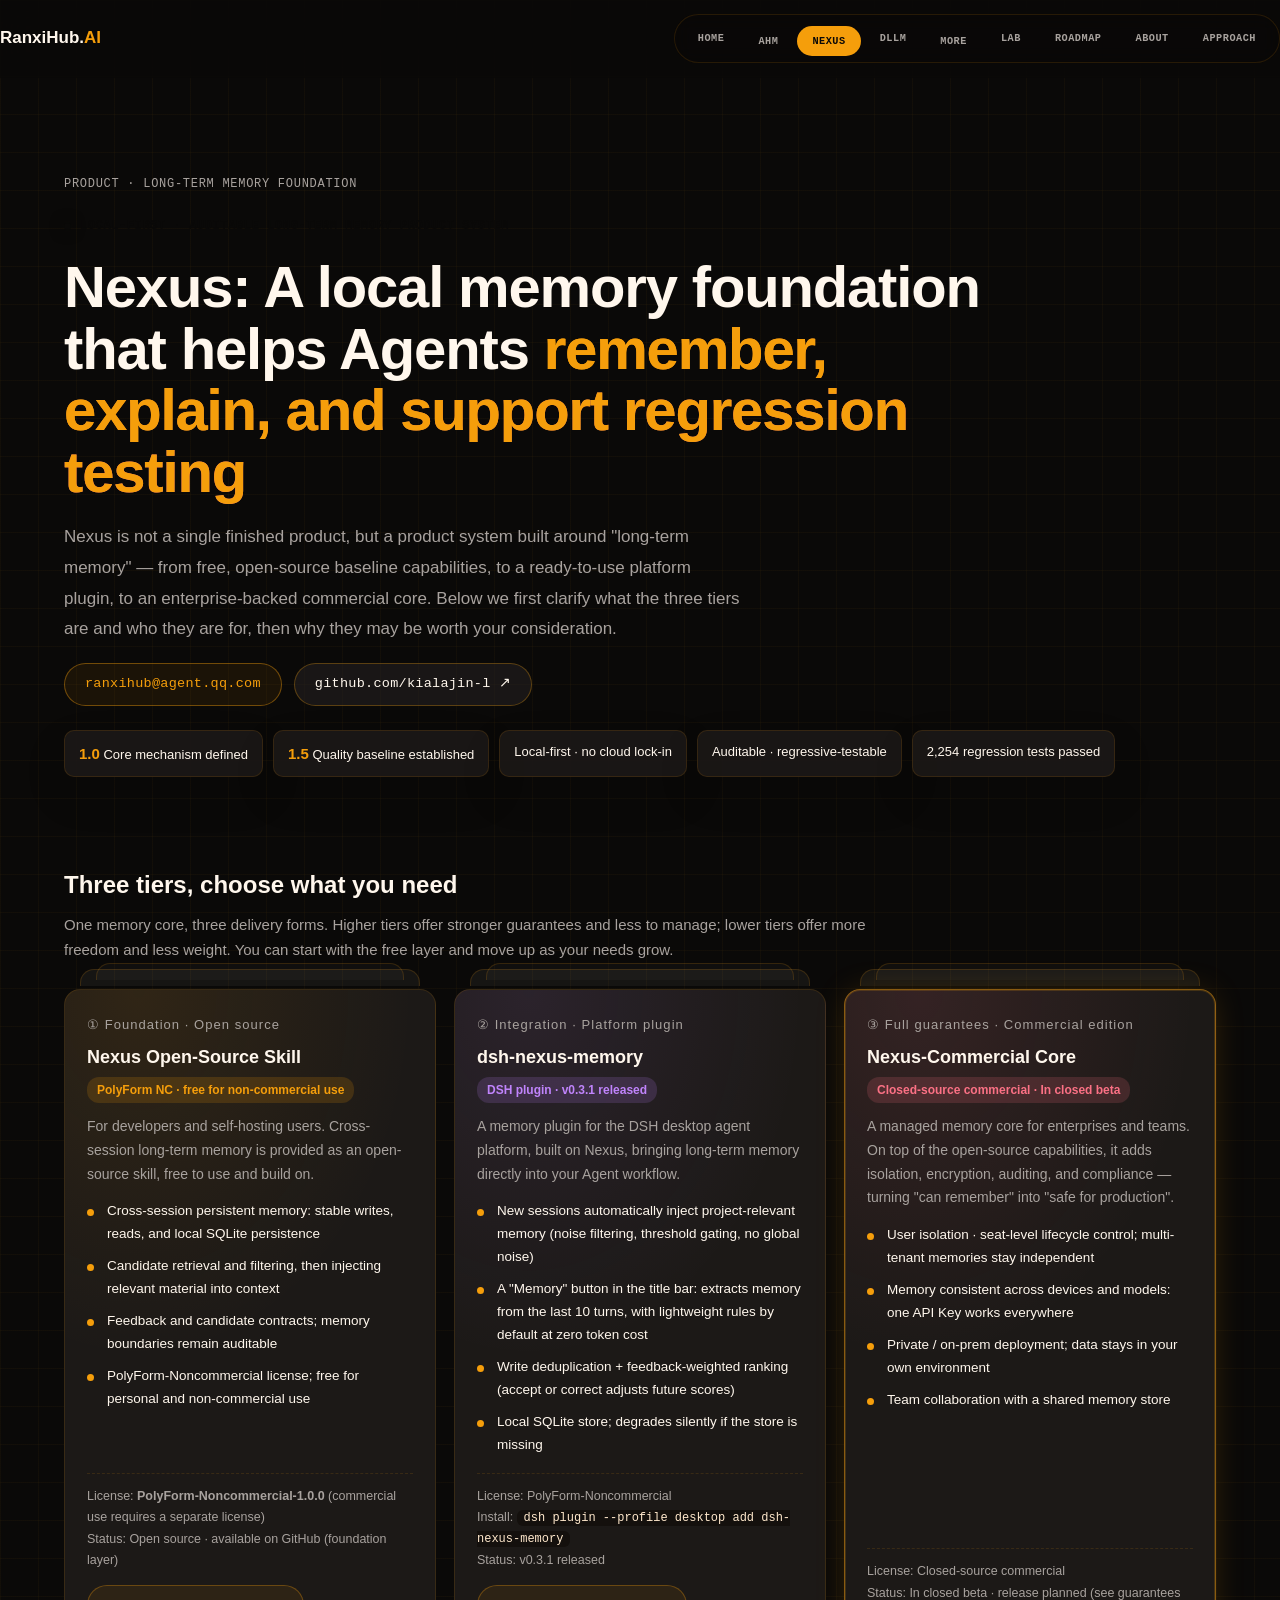
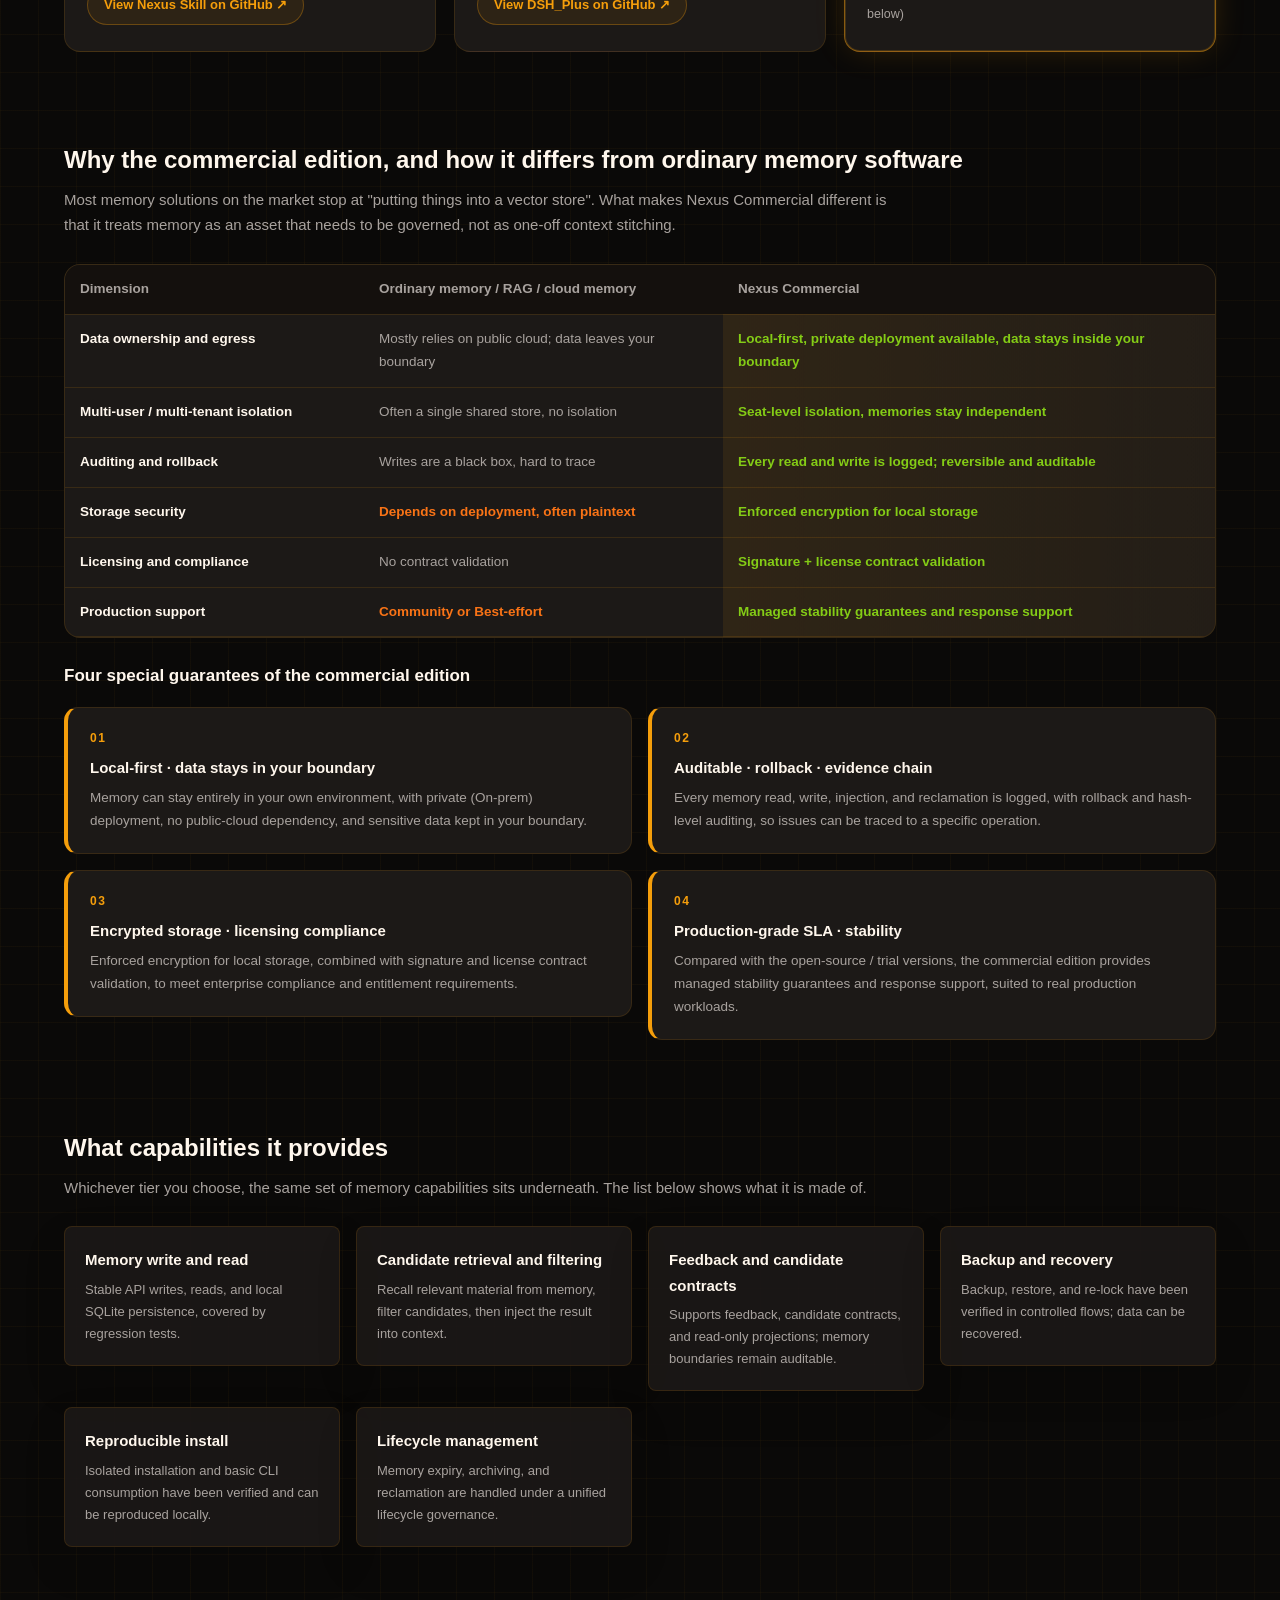
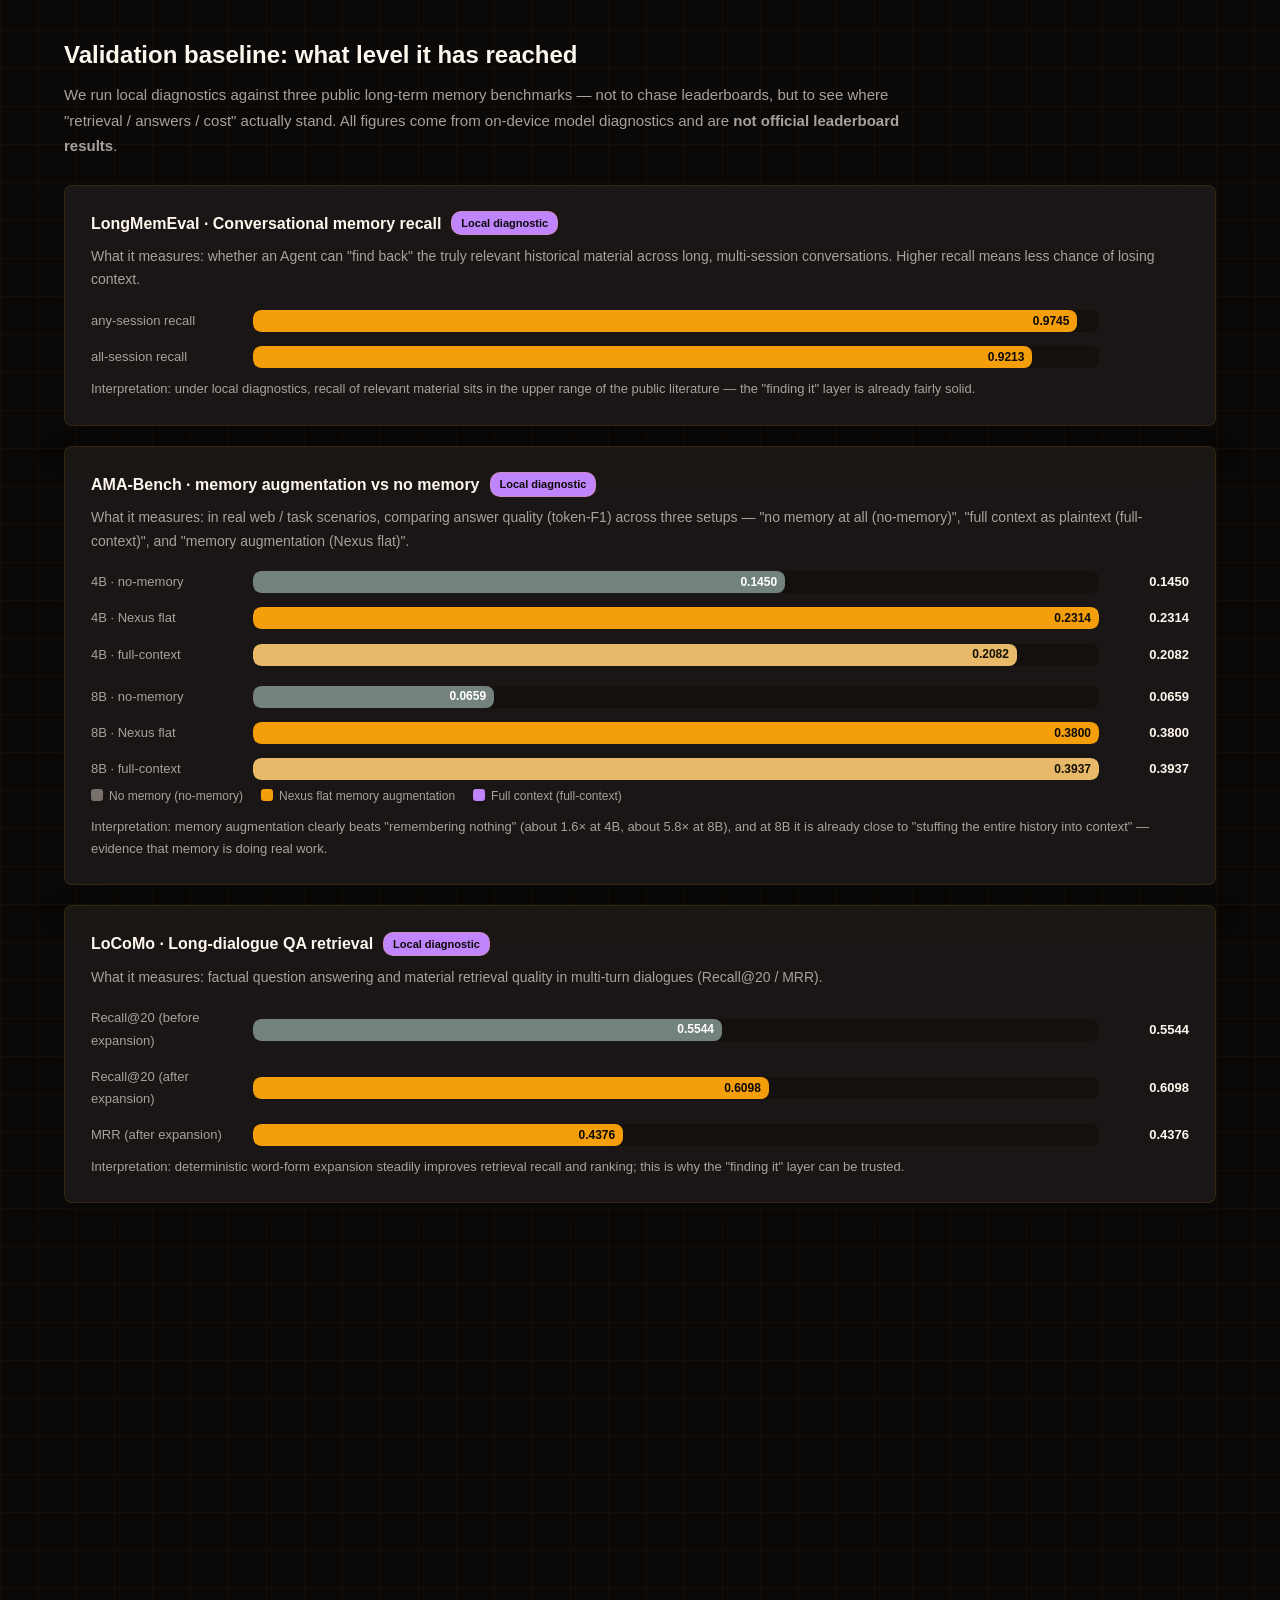
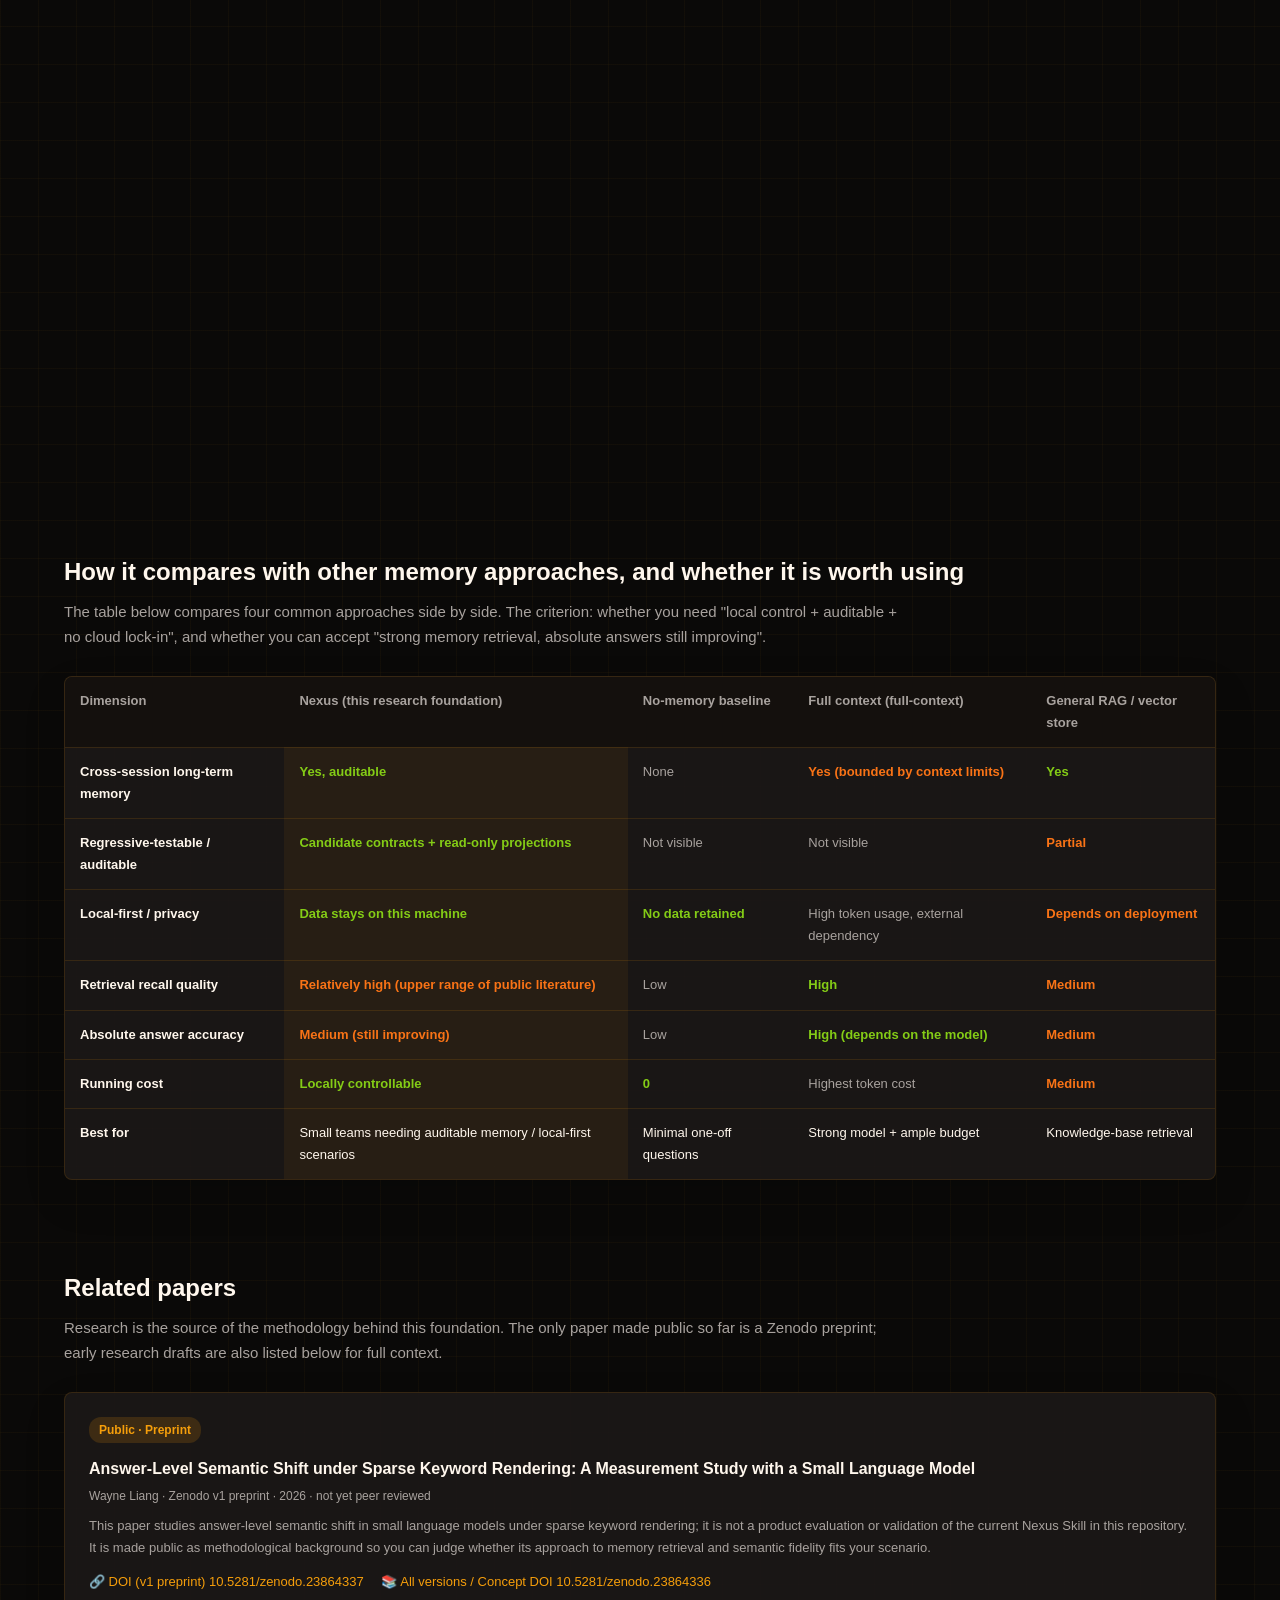
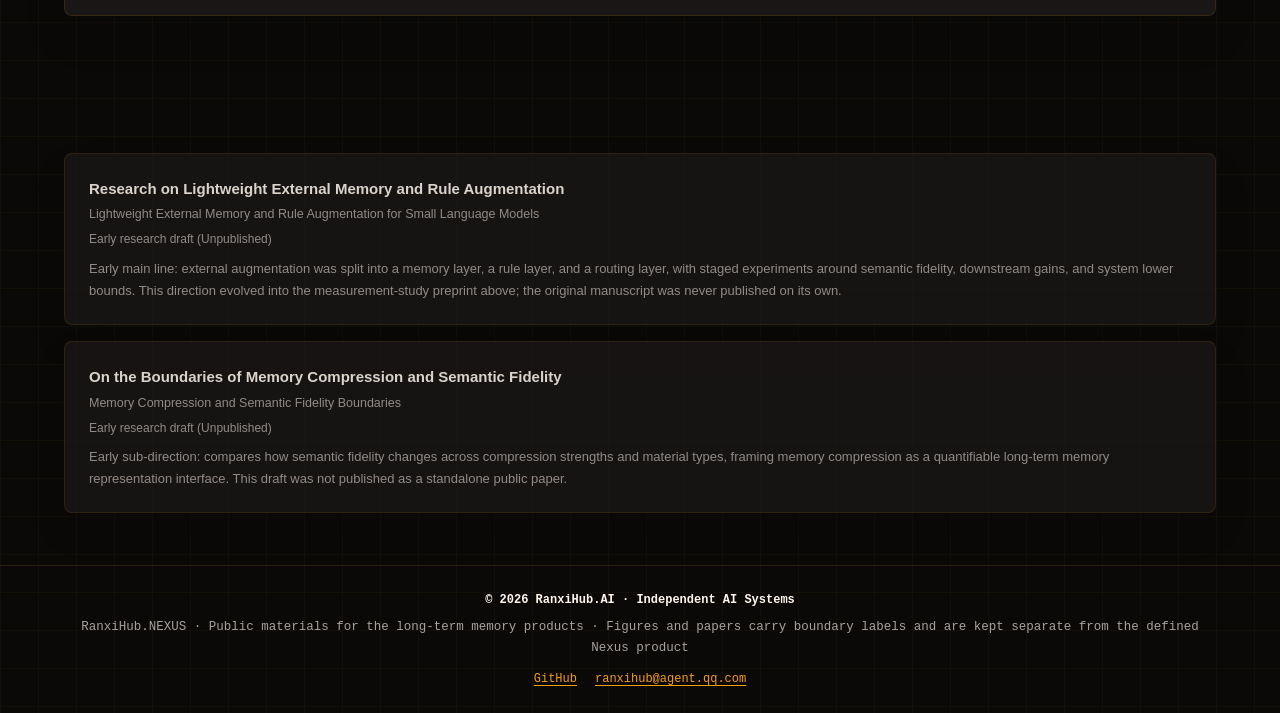
<file: nexus/index.html>
<!DOCTYPE html>
<html lang="en">
<head>
<meta charset="UTF-8">
<meta name="viewport" content="width=device-width, initial-scale=1.0">
<meta name="description" content="RanxiHub.Nexus — A local-first, auditable long-term memory product system: open-source Skill, DSH plugin, and commercial edition.">
<link rel="icon" type="image/svg+xml" href="../favicon.svg">
<title>RanxiHub.AI · Nexus Long-Term Memory Products</title>
<link rel="stylesheet" href="../assets/ranxihub.css">
<style>
  *{box-sizing:border-box;margin:0;padding:0;}
  html{scroll-behavior:smooth;}
  body{font-family:-apple-system,BlinkMacSystemFont,"Segoe UI","PingFang SC","Microsoft YaHei",sans-serif;line-height:1.7;overflow-x:hidden;}
  .wrap{max-width:1200px;margin:0 auto;padding:0 24px;position:relative;}
  header .wrap{max-width:1200px;}
  header{border-bottom:1px solid var(--line);position:relative;z-index:2;}
  .nav{display:flex;justify-content:space-between;align-items:center;padding:14px 0;}
  .nav a:hover{color:var(--brand);}
  .nav a.cur{color:var(--brand);font-weight:700;}

  /* ===== Ambient background: grid + floating glow ===== */
  body::before{content:"";position:fixed;inset:0;z-index:-2;pointer-events:none;
    background-image:linear-gradient(rgba(245,158,11,.035) 1px,transparent 1px),linear-gradient(90deg,rgba(245,158,11,.035) 1px,transparent 1px);
    background-size:46px 46px;
    -webkit-mask-image:radial-gradient(ellipse 90% 70% at 50% 0%,#000 20%,transparent 80%);
    mask-image:radial-gradient(ellipse 90% 70% at 50% 0%,#000 20%,transparent 80%);}
  .bg-orbs{position:fixed;inset:0;z-index:-1;overflow:hidden;pointer-events:none;}
  .orb{position:absolute;border-radius:50%;filter:blur(90px);opacity:.55;will-change:transform;}
  .o1{width:560px;height:560px;top:-160px;right:-140px;background:radial-gradient(circle,rgba(245,158,11,.17),transparent 68%);animation:drift1 19s ease-in-out infinite;}
  .o2{width:460px;height:460px;top:36%;left:-180px;background:radial-gradient(circle,rgba(251,113,133,.13),transparent 68%);animation:drift2 24s ease-in-out infinite;}
  .o3{width:420px;height:420px;bottom:-160px;right:16%;background:radial-gradient(circle,rgba(251,191,36,.10),transparent 68%);animation:drift1 28s ease-in-out infinite reverse;}
  @keyframes drift1{50%{transform:translate(-70px,60px) scale(1.1);}}
  @keyframes drift2{50%{transform:translate(80px,-50px) scale(1.06);}}

  /* ===== Top reading progress bar ===== */
  .progress{position:fixed;top:0;left:0;height:2px;width:0;background:linear-gradient(90deg,var(--brand),#fb7185);z-index:50;transition:width .1s linear;}

  /* ===== Scroll reveal system ===== */
  .rv{opacity:0;transform:translateY(28px);transition:opacity .75s cubic-bezier(.22,.61,.36,1),transform .75s cubic-bezier(.22,.61,.36,1);transition-delay:var(--d,0s);}
  .rv.in{opacity:1;transform:none;}

  /* ===== Hero ===== */
  .hero{padding:64px 0 34px;position:relative;}
  .hero .crumb{font-size:13px;color:var(--mut);margin-bottom:14px;letter-spacing:.06em;}
  .hero .tag{display:inline-block;background:rgba(245,158,11,.14);color:var(--brand);font-size:13px;padding:4px 13px;border-radius:20px;margin-bottom:16px;animation:breath 3.6s ease-in-out infinite;}
  @keyframes breath{50%{box-shadow:0 0 18px rgba(245,158,11,.28);background:rgba(245,158,11,.2);}}
  .hero h1{font-size:34px;font-weight:800;line-height:1.4;max-width:920px;}
  .hero h1 em{font-style:normal;background:linear-gradient(90deg,#f59e0b,#fb7185,#fbbf24,#f59e0b);background-size:280% 100%;-webkit-background-clip:text;background-clip:text;color:transparent;animation:shine 7s linear infinite;}
  @keyframes shine{to{background-position:280% 0;}}
  .hero p.lead{color:var(--mut);font-size:16px;margin-top:16px;max-width:840px;}
  .chips{display:flex;gap:10px;flex-wrap:wrap;margin-top:24px;}
  .chip{background:var(--card);border:1px solid var(--line);border-radius:10px;padding:10px 14px;font-size:13px;color:var(--mut);transition:transform .3s,border-color .3s,color .3s;}
  .chip:hover{transform:translateY(-3px);border-color:var(--line-strong);color:var(--ink);}
  .chip b{color:var(--brand);font-size:15px;}

  section{padding:44px 0;position:relative;}
  .sec-title{font-size:24px;font-weight:800;margin-bottom:6px;}
  .sec-sub{color:var(--mut);font-size:15px;margin-bottom:26px;max-width:840px;}

  /* ===== Three tiers: equal-height cards + paper-layer fan-out (Elo One style) ===== */
  .tiers{display:grid;grid-template-columns:repeat(3,1fr);gap:18px;}
  .tiers>div{height:100%;position:relative;}
  .tiers>div::before,.tiers>div::after{content:"";position:absolute;bottom:100%;left:16px;right:16px;height:16px;border-radius:14px 14px 0 0;border:1px solid rgba(245,158,11,.16);border-bottom:none;pointer-events:none;transition:transform .45s cubic-bezier(.22,.61,.36,1);}
  .tiers>div::before{background:rgba(255,247,237,.05);transform:translateY(-3px);}
  .tiers>div::after{left:32px;right:32px;background:rgba(255,247,237,.028);transform:translateY(-9px);}
  .tiers>div:hover::before{transform:translateY(-9px);}
  .tiers>div:hover::after{transform:translateY(-18px);}
  .tier{height:100%;background:var(--card);border:1px solid var(--line);border-radius:16px;padding:24px 22px 26px;display:flex;flex-direction:column;position:relative;overflow:hidden;
    transition:transform .4s cubic-bezier(.22,.61,.36,1),border-color .4s,box-shadow .4s;}
  .tier.free{background:radial-gradient(120% 90% at 20% 0%,rgba(245,158,11,.09),transparent 62%),var(--card);}
  .tier.plugin{background:radial-gradient(120% 90% at 20% 0%,rgba(192,132,252,.09),transparent 62%),var(--card);}
  .tier.commercial{background:radial-gradient(120% 90% at 20% 0%,rgba(251,113,133,.11),transparent 62%),var(--card);}
  .tier::before{content:"";position:absolute;inset:0;border-radius:inherit;pointer-events:none;opacity:0;transition:opacity .4s;
    background:radial-gradient(340px circle at var(--mx,50%) var(--my,50%),rgba(245,158,11,.12),transparent 65%);}
  .tier:hover::before{opacity:1;}
  .tier:hover{transform:translateY(-9px);border-color:var(--line-strong);box-shadow:0 22px 48px -20px rgba(245,158,11,.32);}
  .tier.commercial{border-color:rgba(245,158,11,.5);box-shadow:0 0 0 1px rgba(245,158,11,.18) inset,0 0 34px -6px rgba(245,158,11,.22);animation:commGlow 4.5s ease-in-out infinite;}
  @keyframes commGlow{50%{box-shadow:0 0 0 1px rgba(245,158,11,.24) inset,0 0 52px -4px rgba(245,158,11,.34);}}
  .tier .tier-no{font-size:13px;color:var(--mut);letter-spacing:.08em;}
  .tier h3{font-size:18px;margin:6px 0 4px;}
  .tier .badge{display:inline-block;font-size:12px;padding:3px 10px;border-radius:12px;font-weight:700;margin-bottom:12px;align-self:flex-start;}
  .tier.free .badge{background:rgba(245,158,11,.16);color:var(--brand);}
  .tier.plugin .badge{background:rgba(192,132,252,.16);color:#c084fc;}
  .tier.commercial .badge{background:rgba(251,113,133,.16);color:#fb7185;}
  .tier p.desc{font-size:14px;color:var(--mut);margin-bottom:14px;}
  .tier ul{list-style:none;display:flex;flex-direction:column;gap:9px;margin-bottom:16px;}
  .tier ul li{font-size:13.5px;color:var(--ink);padding-left:20px;position:relative;}
  .tier ul li::before{content:"";position:absolute;left:0;top:9px;width:7px;height:7px;border-radius:50%;background:var(--brand);transition:transform .3s;}
  .tier:hover ul li::before{transform:scale(1.25);}
  .tier .tier-meta{margin-top:auto;font-size:12.5px;color:var(--mut);border-top:1px dashed var(--line);padding-top:12px;line-height:1.7;}
  .tier .tier-meta code{background:var(--soft);padding:1px 7px;border-radius:6px;font-size:12px;color:var(--brand);}
  .tier .tier-cta{display:inline-flex;align-items:center;gap:8px;margin-top:14px;align-self:flex-start;padding:8px 16px;border-radius:20px;border:1px solid var(--line-strong);color:var(--brand);text-decoration:none;font-size:13px;font-weight:700;background:rgba(245,158,11,.08);transition:background .3s,transform .3s,color .3s,box-shadow .3s;}
  .tier .tier-cta:hover{background:rgba(245,158,11,.17);transform:translateY(-2px);color:#fbbf24;box-shadow:0 8px 20px -8px rgba(245,158,11,.35);}

  @keyframes riseIn{from{opacity:0;transform:translateY(14px);}to{opacity:1;transform:none;}}
  .chips.in .chip{animation:riseIn .55s cubic-bezier(.22,.61,.36,1) backwards;}
  .chips.in .chip:nth-child(2){animation-delay:.07s;}
  .chips.in .chip:nth-child(3){animation-delay:.14s;}
  .chips.in .chip:nth-child(4){animation-delay:.21s;}
  .chips.in .chip:nth-child(5){animation-delay:.28s;}
  .diff.in tbody tr{animation:riseIn .5s cubic-bezier(.22,.61,.36,1) backwards;}
  .diff.in tbody tr:nth-child(2){animation-delay:.06s;}
  .diff.in tbody tr:nth-child(3){animation-delay:.12s;}
  .diff.in tbody tr:nth-child(4){animation-delay:.18s;}
  .diff.in tbody tr:nth-child(5){animation-delay:.24s;}
  .diff.in tbody tr:nth-child(6){animation-delay:.3s;}

  /* ===== Comparison table: row reveal + hover sweep + always-lit commercial column ===== */
  .diff{background:var(--card);border:1px solid var(--line);border-radius:16px;overflow:hidden;margin-bottom:24px;transition:border-color .4s,box-shadow .4s;}
  .diff:hover{border-color:var(--line-strong);box-shadow:0 18px 44px -22px rgba(245,158,11,.25);}
  .diff table{width:100%;border-collapse:collapse;font-size:13.5px;}
  .diff th,.diff td{padding:13px 15px;text-align:left;border-bottom:1px solid var(--line);vertical-align:top;}
  .diff th{background:var(--soft);font-weight:700;color:var(--ink);}
  .diff td:first-child{font-weight:700;color:var(--ink);width:26%;}
  .diff th:last-child,.diff td:last-child{background:linear-gradient(90deg,rgba(245,158,11,.09),rgba(245,158,11,.03));}
  .diff th:last-child{color:var(--brand);}
  .diff tbody tr{transition:background .3s;}
  .diff tbody tr:hover td:not(:last-child){background:rgba(245,158,11,.05);}
  .yes{color:var(--ok);font-weight:700;}
  .no{color:#a8a29e;}
  .mid{color:var(--warn);font-weight:700;}

  /* ===== Four guarantees: staggered lift ===== */
  .guarantees{display:grid;grid-template-columns:repeat(2,1fr);gap:16px;}
  .g-card{background:var(--card);border:1px solid var(--line);border-left:4px solid var(--brand);border-radius:14px;padding:20px 22px;position:relative;overflow:hidden;
    transition:transform .4s cubic-bezier(.22,.61,.36,1),border-color .4s,box-shadow .4s;}
  .g-card::before{content:"";position:absolute;inset:0;pointer-events:none;opacity:0;transition:opacity .4s;
    background:radial-gradient(260px circle at var(--mx,50%) var(--my,50%),rgba(245,158,11,.10),transparent 65%);}
  .g-card:hover::before{opacity:1;}
  .g-card:hover{transform:translateY(-6px);border-color:var(--line-strong);box-shadow:0 16px 36px -18px rgba(245,158,11,.3);}
  .g-card .g-no{font-size:12px;color:var(--brand);letter-spacing:.14em;font-weight:800;margin-bottom:6px;display:block;}
  .g-card h4{font-size:15px;margin-bottom:7px;}
  .g-card p{font-size:13.5px;color:var(--mut);}

  /* Capability grid */
  .grid{display:grid;grid-template-columns:repeat(auto-fit,minmax(220px,1fr));gap:16px;}
  .card{background:var(--card);border:1px solid var(--line);border-radius:14px;padding:20px;position:relative;overflow:hidden;
    transition:transform .4s cubic-bezier(.22,.61,.36,1),border-color .4s,box-shadow .4s;}
  .card::after{content:"";position:absolute;left:0;bottom:0;height:2px;width:0;background:linear-gradient(90deg,var(--brand),#fb7185);transition:width .5s cubic-bezier(.22,.61,.36,1);}
  .card:hover::after{width:100%;}
  .card:hover{transform:translateY(-6px);border-color:var(--line-strong);}
  .card h3{font-size:15px;margin-bottom:6px;}
  .card p{font-size:13px;color:var(--mut);}

  /* ===== Benchmark section: bar growth + sheen ===== */
  .bench{background:var(--card);border:1px solid var(--line);border-radius:16px;padding:24px 26px;margin-bottom:20px;transition:border-color .4s,box-shadow .4s;}
  .bench:hover{border-color:var(--line-strong);box-shadow:0 16px 40px -22px rgba(245,158,11,.24);}
  .bench .bt{font-size:16px;font-weight:800;display:flex;align-items:center;gap:10px;flex-wrap:wrap;}
  .bench .what{font-size:14px;color:var(--mut);margin:8px 0 18px;}
  .bars{display:flex;flex-direction:column;gap:14px;}
  .bar-row{display:grid;grid-template-columns:150px 1fr 78px;align-items:center;gap:12px;}
  .bar-row .lab{font-size:13px;color:var(--mut);}
  .track{background:#14100d;border-radius:8px;height:22px;position:relative;overflow:hidden;}
  .fill{height:100%;border-radius:8px;display:flex;align-items:center;justify-content:flex-end;padding-right:8px;color:#fff;font-size:12px;font-weight:700;width:0;transition:width 1.3s cubic-bezier(.22,.61,.36,1);position:relative;overflow:hidden;}
  .fill::after{content:"";position:absolute;inset:0;background:linear-gradient(90deg,transparent,rgba(255,255,255,.22),transparent);transform:translateX(-100%);animation:sheen 3.2s ease-in-out infinite;}
  @keyframes sheen{60%,100%{transform:translateX(100%);}}
  .fill.nm{background:#78716c;}
  .fill.nx{background:var(--brand);}
  .fill.fc{background:#c084fc;}
  .val{font-size:13px;font-weight:700;text-align:right;color:var(--ink);}
  .legend{display:flex;gap:18px;font-size:12px;color:var(--mut);margin-top:6px;flex-wrap:wrap;}
  .legend i{display:inline-block;width:12px;height:12px;border-radius:3px;margin-right:6px;vertical-align:-1px;}
  .pill{display:inline-block;font-size:11px;padding:2px 9px;border-radius:10px;color:#fff;background:var(--info);font-weight:700;animation:pillPulse 2.8s ease-in-out infinite;}
  @keyframes pillPulse{50%{box-shadow:0 0 0 5px rgba(192,132,252,0);filter:brightness(1.15);}}

  /* Honest boundaries */
  .use-grid{display:grid;grid-template-columns:1fr 1fr;gap:16px;}
  .use-card{background:var(--card);border:1px solid var(--line);border-radius:14px;padding:20px 22px;transition:transform .4s cubic-bezier(.22,.61,.36,1),border-color .4s,box-shadow .4s;}
  .use-card.yes{border-left:4px solid var(--ok);}
  .use-card.watch{border-left:4px solid var(--warn);}
  .use-card:hover{transform:translateY(-6px);border-color:var(--line-strong);box-shadow:0 16px 36px -20px rgba(0,0,0,.5);}
  .use-card h3{font-size:15px;margin-bottom:8px;}
  .use-card p{font-size:14px;color:var(--mut);}

  /* Comparison table */
  .cmp{background:var(--card);border:1px solid var(--line);border-radius:16px;overflow:hidden;transition:border-color .4s;}
  .cmp:hover{border-color:var(--line-strong);}
  .cmp table{width:100%;border-collapse:collapse;font-size:13px;}
  .cmp th,.cmp td{padding:13px 15px;text-align:left;border-bottom:1px solid var(--line);vertical-align:top;}
  .cmp th{background:var(--soft);font-weight:700;color:var(--ink);}
  .cmp td:first-child{font-weight:700;color:var(--ink);}
  .cmp tbody tr{transition:background .3s;}
  .cmp tbody tr:hover{background:rgba(245,158,11,.05);}
  .cmp tr:last-child td{border-bottom:none;}
  .cmp th:nth-child(2),.cmp td:nth-child(2){background:rgba(245,158,11,.06);}

  /* Papers */
  .paper{background:var(--card);border:1px solid var(--line);border-radius:14px;padding:22px 24px;margin-bottom:16px;transition:transform .4s cubic-bezier(.22,.61,.36,1),border-color .4s,box-shadow .4s;}
  .paper:hover{transform:translateY(-4px);border-color:var(--line-strong);}
  .paper.primary{border-color:rgba(245,158,11,.5);box-shadow:0 0 0 1px rgba(245,158,11,.18) inset,0 0 30px -8px rgba(245,158,11,.2);}
  .pbadge{display:inline-block;font-size:12px;padding:3px 10px;border-radius:12px;font-weight:700;margin-bottom:12px;background:rgba(245,158,11,.16);color:var(--brand);}
  .paper h3{font-size:16px;margin-bottom:4px;}
  .paper .meta{font-size:12px;color:var(--mut);margin-bottom:8px;}
  .paper p{font-size:13px;color:var(--mut);}
  .paper .links{margin-top:12px;font-size:13px;}
  .paper .links a{color:var(--brand);text-decoration:none;margin-right:14px;transition:color .3s;}
  .paper .links a:hover{color:#fbbf24;text-decoration:underline;}
  .paper.draft{opacity:.85;}
  .paper.draft h3{font-size:15px;}
  .draft-en{display:block;font-size:12.5px;color:var(--mut);font-weight:400;margin-top:3px;}
  .paper-sub{font-size:17px;font-weight:800;margin:14px 0 2px;}

  @media(prefers-reduced-motion:reduce){
    .orb,.hero .tag,.hero h1 em,.fill::after,.pill,.tier.commercial,.chips.in .chip,.diff.in tbody tr{animation:none!important;}
    .rv{opacity:1!important;transform:none!important;transition:none!important;}
    .fill{transition:none!important;}
    html{scroll-behavior:auto;}
  }

  footer{border-top:1px solid var(--line);padding:24px 0;text-align:center;color:var(--mut);font-size:13px;margin-top:20px;}
  @media(max-width:860px){.tiers{grid-template-columns:1fr;}.guarantees{grid-template-columns:1fr;}}
  @media(max-width:640px){.use-grid{grid-template-columns:1fr;}.bar-row{grid-template-columns:100px 1fr 64px;}.diff table,.cmp table{font-size:12px;}.hero h1{font-size:26px;}}
</style>
</head>
<body>
<div class="progress" id="progress"></div>
<div class="bg-orbs" aria-hidden="true"><i class="orb o1"></i><i class="orb o2"></i><i class="orb o3"></i></div>

<header>
  <div class="wrap nav">
    <a class="logo" href="../index.html">RanxiHub.<span>AI</span></a>
    <nav aria-label="Main navigation"><a href="../index.html">Home</a><div class="has-menu"><a href="../ahm/index.html">AHM</a><div class="sub-menu"><a href="../ahm/index.html">AHM Overview</a><a href="../ahm/self-test.html">Free Self-Test</a><a href="../ahm/connect.html">Integration</a><a href="../ahm/deep-diagnosis.html">Deep Diagnosis</a><a href="../ahm/brief-report.html">Brief Report</a><a href="../ahm/report.html">Detailed Report</a></div></div><div class="has-menu"><a href="../nexus/index.html" class="cur">NEXUS</a><div class="sub-menu"><a href="../nexus/index.html">Nexus Overview</a></div></div><a href="../dllm/index.html">DLLM</a><div class="has-menu"><a href="../others/index.html">More</a><div class="sub-menu"><a href="../others/index.html#frametale">FrameTale</a><a href="../others/index.html#digitallife">Digital Life</a><a href="../others/index.html#dshplus">DSH-PLUS</a></div></div><a href="../lab/index.html">Lab</a><a href="../index.html#roadmap">Roadmap</a><a href="../about.html">About</a><a href="../index.html#principles">Approach</a></nav>
  </div>
</header>

<div class="wrap">
  <div class="hero">
    <div class="crumb rv">Product · Long-Term Memory Foundation</div>
    <span class="tag rv">Local-first · auditable long-term memory product system</span>
    <h1 class="rv">Nexus: A local memory foundation that helps Agents <em>remember, explain, and support regression testing</em></h1>
    <p class="lead rv">Nexus is not a single finished product, but a product system built around "long-term memory" — from free, open-source baseline capabilities, to a ready-to-use platform plugin, to an enterprise-backed commercial core. Below we first clarify what the three tiers are and who they are for, then why they may be worth your consideration.</p>
    <div class="hero-contact" style="margin:18px 0 0"><a href="mailto:ranxihub@agent.qq.com">ranxihub@agent.qq.com</a><a class="gh" href="https://github.com/kialajin-l" target="_blank" rel="noopener">github.com/kialajin-l ↗</a></div>
    <div class="chips rv">
      <div class="chip"><b>1.0</b> Core mechanism defined</div>
      <div class="chip"><b>1.5</b> Quality baseline established</div>
      <div class="chip">Local-first · no cloud lock-in</div>
      <div class="chip">Auditable · regressive-testable</div>
      <div class="chip">2,254 regression tests passed</div>
    </div>
  </div>

  <!-- ===== Three product tiers (stepped) ===== -->
  <section>
    <h2 class="sec-title rv">Three tiers, choose what you need</h2>
    <p class="sec-sub rv">One memory core, three delivery forms. Higher tiers offer stronger guarantees and less to manage; lower tiers offer more freedom and less weight. You can start with the free layer and move up as your needs grow.</p>
    <div class="tiers" data-stagger>
      <div><div class="tier free">
        <div class="tier-no">① Foundation · Open source</div>
        <h3>Nexus Open-Source Skill</h3>
        <span class="badge">PolyForm NC · free for non-commercial use</span>
        <p class="desc">For developers and self-hosting users. Cross-session long-term memory is provided as an open-source skill, free to use and build on.</p>
        <ul>
          <li>Cross-session persistent memory: stable writes, reads, and local SQLite persistence</li>
          <li>Candidate retrieval and filtering, then injecting relevant material into context</li>
          <li>Feedback and candidate contracts; memory boundaries remain auditable</li>
          <li>PolyForm-Noncommercial license; free for personal and non-commercial use</li>
        </ul>
        <div class="tier-meta">License: <b>PolyForm-Noncommercial-1.0.0</b> (commercial use requires a separate license)<br>Status: Open source · available on GitHub (foundation layer)</div>
        <a class="tier-cta" href="https://github.com/kialajin-l/Nexus" target="_blank" rel="noopener">View Nexus Skill on GitHub ↗</a>
      </div></div>

      <div><div class="tier plugin">
        <div class="tier-no">② Integration · Platform plugin</div>
        <h3>dsh-nexus-memory</h3>
        <span class="badge">DSH plugin · v0.3.1 released</span>
        <p class="desc">A memory plugin for the DSH desktop agent platform, built on Nexus, bringing long-term memory directly into your Agent workflow.</p>
        <ul>
          <li>New sessions automatically inject project-relevant memory (noise filtering, threshold gating, no global noise)</li>
          <li>A "Memory" button in the title bar: extracts memory from the last 10 turns, with lightweight rules by default at zero token cost</li>
          <li>Write deduplication + feedback-weighted ranking (accept or correct adjusts future scores)</li>
          <li>Local SQLite store; degrades silently if the store is missing</li>
        </ul>
        <div class="tier-meta">License: PolyForm-Noncommercial<br>Install: <code>dsh plugin --profile desktop add dsh-nexus-memory</code><br>Status: v0.3.1 released</div>
        <a class="tier-cta" href="https://github.com/kialajin-l/DSH_Plus" target="_blank" rel="noopener">View DSH_Plus on GitHub ↗</a>
      </div></div>

      <div><div class="tier commercial">
        <div class="tier-no">③ Full guarantees · Commercial edition</div>
        <h3>Nexus-Commercial Core</h3>
        <span class="badge">Closed-source commercial · In closed beta</span>
        <p class="desc">A managed memory core for enterprises and teams. On top of the open-source capabilities, it adds isolation, encryption, auditing, and compliance — turning "can remember" into "safe for production".</p>
        <ul>
          <li>User isolation · seat-level lifecycle control; multi-tenant memories stay independent</li>
          <li>Memory consistent across devices and models: one API Key works everywhere</li>
          <li>Private / on-prem deployment; data stays in your own environment</li>
          <li>Team collaboration with a shared memory store</li>
        </ul>
        <div class="tier-meta">License: Closed-source commercial<br>Status: In closed beta · release planned (see guarantees below)</div>
      </div></div>
    </div>
  </section>

  <!-- ===== Why the commercial edition ===== -->
  <section>
    <h2 class="sec-title rv">Why the commercial edition, and how it differs from ordinary memory software</h2>
    <p class="sec-sub rv">Most memory solutions on the market stop at "putting things into a vector store". What makes Nexus Commercial different is that it treats memory as an asset that needs to be governed, not as one-off context stitching.</p>
    <div class="diff rv">
      <table>
        <thead><tr><th>Dimension</th><th>Ordinary memory / RAG / cloud memory</th><th>Nexus Commercial</th></tr></thead>
        <tbody data-stagger>
          <tr><td>Data ownership and egress</td><td class="no">Mostly relies on public cloud; data leaves your boundary</td><td class="yes">Local-first, private deployment available, data stays inside your boundary</td></tr>
          <tr><td>Multi-user / multi-tenant isolation</td><td class="no">Often a single shared store, no isolation</td><td class="yes">Seat-level isolation, memories stay independent</td></tr>
          <tr><td>Auditing and rollback</td><td class="no">Writes are a black box, hard to trace</td><td class="yes">Every read and write is logged; reversible and auditable</td></tr>
          <tr><td>Storage security</td><td class="mid">Depends on deployment, often plaintext</td><td class="yes">Enforced encryption for local storage</td></tr>
          <tr><td>Licensing and compliance</td><td class="no">No contract validation</td><td class="yes">Signature + license contract validation</td></tr>
          <tr><td>Production support</td><td class="mid">Community or Best-effort</td><td class="yes">Managed stability guarantees and response support</td></tr>
        </tbody>
      </table>
    </div>

    <h3 class="rv" style="font-size:17px;margin-bottom:16px;">Four special guarantees of the commercial edition</h3>
    <div class="guarantees" data-stagger>
      <div class="rv"><div class="g-card"><span class="g-no">01</span><h4>Local-first · data stays in your boundary</h4><p>Memory can stay entirely in your own environment, with private (On-prem) deployment, no public-cloud dependency, and sensitive data kept in your boundary.</p></div></div>
      <div class="rv"><div class="g-card"><span class="g-no">02</span><h4>Auditable · rollback · evidence chain</h4><p>Every memory read, write, injection, and reclamation is logged, with rollback and hash-level auditing, so issues can be traced to a specific operation.</p></div></div>
      <div class="rv"><div class="g-card"><span class="g-no">03</span><h4>Encrypted storage · licensing compliance</h4><p>Enforced encryption for local storage, combined with signature and license contract validation, to meet enterprise compliance and entitlement requirements.</p></div></div>
      <div class="rv"><div class="g-card"><span class="g-no">04</span><h4>Production-grade SLA · stability</h4><p>Compared with the open-source / trial versions, the commercial edition provides managed stability guarantees and response support, suited to real production workloads.</p></div></div>
    </div>
  </section>

  <!-- ===== Capability overview ===== -->
  <section>
    <h2 class="sec-title rv">What capabilities it provides</h2>
    <p class="sec-sub rv">Whichever tier you choose, the same set of memory capabilities sits underneath. The list below shows what it is made of.</p>
    <div class="grid" data-stagger>
      <div class="rv"><div class="card"><h3>Memory write and read</h3><p>Stable API writes, reads, and local SQLite persistence, covered by regression tests.</p></div></div>
      <div class="rv"><div class="card"><h3>Candidate retrieval and filtering</h3><p>Recall relevant material from memory, filter candidates, then inject the result into context.</p></div></div>
      <div class="rv"><div class="card"><h3>Feedback and candidate contracts</h3><p>Supports feedback, candidate contracts, and read-only projections; memory boundaries remain auditable.</p></div></div>
      <div class="rv"><div class="card"><h3>Backup and recovery</h3><p>Backup, restore, and re-lock have been verified in controlled flows; data can be recovered.</p></div></div>
      <div class="rv"><div class="card"><h3>Reproducible install</h3><p>Isolated installation and basic CLI consumption have been verified and can be reproduced locally.</p></div></div>
      <div class="rv"><div class="card"><h3>Lifecycle management</h3><p>Memory expiry, archiving, and reclamation are handled under a unified lifecycle governance.</p></div></div>
    </div>
  </section>

  <!-- ===== Validation baseline ===== -->
  <section>
    <h2 class="sec-title rv">Validation baseline: what level it has reached</h2>
    <p class="sec-sub rv">We run local diagnostics against three public long-term memory benchmarks — not to chase leaderboards, but to see where "retrieval / answers / cost" actually stand. All figures come from on-device model diagnostics and are <b>not official leaderboard results</b>.</p>

    <div class="bench rv">
      <div class="bt">LongMemEval · Conversational memory recall <span class="pill">Local diagnostic</span></div>
      <div class="what">What it measures: whether an Agent can "find back" the truly relevant historical material across long, multi-session conversations. Higher recall means less chance of losing context.</div>
      <div class="bars">
        <div class="bar-row"><span class="lab">any-session recall</span><div class="track"><div class="fill nx" data-w="97.45">0.9745</div></div><span class="val">&nbsp;</span></div>
        <div class="bar-row"><span class="lab">all-session recall</span><div class="track"><div class="fill nx" data-w="92.13">0.9213</div></div><span class="val">&nbsp;</span></div>
      </div>
      <p style="font-size:13px;color:var(--mut);margin-top:10px;">Interpretation: under local diagnostics, recall of relevant material sits in the upper range of the public literature — the "finding it" layer is already fairly solid.</p>
    </div>

    <div class="bench rv">
      <div class="bt">AMA-Bench · memory augmentation vs no memory <span class="pill">Local diagnostic</span></div>
      <div class="what">What it measures: in real web / task scenarios, comparing answer quality (token-F1) across three setups — "no memory at all (no-memory)", "full context as plaintext (full-context)", and "memory augmentation (Nexus flat)".</div>
      <div class="bars">
        <div class="bar-row"><span class="lab">4B · no-memory</span><div class="track"><div class="fill nm" data-w="62.9">0.1450</div></div><span class="val">0.1450</span></div>
        <div class="bar-row"><span class="lab">4B · Nexus flat</span><div class="track"><div class="fill nx" data-w="100">0.2314</div></div><span class="val">0.2314</span></div>
        <div class="bar-row"><span class="lab">4B · full-context</span><div class="track"><div class="fill fc" data-w="90.3">0.2082</div></div><span class="val">0.2082</span></div>
        <div class="bar-row" style="margin-top:6px;"><span class="lab">8B · no-memory</span><div class="track"><div class="fill nm" data-w="28.5">0.0659</div></div><span class="val">0.0659</span></div>
        <div class="bar-row"><span class="lab">8B · Nexus flat</span><div class="track"><div class="fill nx" data-w="100">0.3800</div></div><span class="val">0.3800</span></div>
        <div class="bar-row"><span class="lab">8B · full-context</span><div class="track"><div class="fill fc" data-w="100">0.3937</div></div><span class="val">0.3937</span></div>
      </div>
      <div class="legend"><span><i style="background:#78716c"></i>No memory (no-memory)</span><span><i style="background:var(--brand)"></i>Nexus flat memory augmentation</span><span><i style="background:#c084fc"></i>Full context (full-context)</span></div>
      <p style="font-size:13px;color:var(--mut);margin-top:10px;">Interpretation: memory augmentation clearly beats "remembering nothing" (about 1.6× at 4B, about 5.8× at 8B), and at 8B it is already close to "stuffing the entire history into context" — evidence that memory is doing real work.</p>
    </div>

    <div class="bench rv">
      <div class="bt">LoCoMo · Long-dialogue QA retrieval <span class="pill">Local diagnostic</span></div>
      <div class="what">What it measures: factual question answering and material retrieval quality in multi-turn dialogues (Recall@20 / MRR).</div>
      <div class="bars">
        <div class="bar-row"><span class="lab">Recall@20 (before expansion)</span><div class="track"><div class="fill nm" data-w="55.44">0.5544</div></div><span class="val">0.5544</span></div>
        <div class="bar-row"><span class="lab">Recall@20 (after expansion)</span><div class="track"><div class="fill nx" data-w="60.98">0.6098</div></div><span class="val">0.6098</span></div>
        <div class="bar-row"><span class="lab">MRR (after expansion)</span><div class="track"><div class="fill nx" data-w="43.76">0.4376</div></div><span class="val">0.4376</span></div>
      </div>
      <p style="font-size:13px;color:var(--mut);margin-top:10px;">Interpretation: deterministic word-form expansion steadily improves retrieval recall and ranking; this is why the "finding it" layer can be trusted.</p>
    </div>

    <div class="bench rv">
      <div class="bt">Engineering and capacity baseline</div>
      <div class="what">What it measures: engineering stability — whether it avoids crashes, data loss, and lock contention under real load.</div>
      <div class="bars">
        <div class="bar-row"><span class="lab">Full pytest regression</span><div class="track"><div class="fill nx" data-w="100">2,254 passed</div></div><span class="val">0 failures</span></div>
        <div class="bar-row"><span class="lab">AML capacity matrix (900 requests)</span><div class="track"><div class="fill nx" data-w="100">0% failure rate</div></div><span class="val">0 failures</span></div>
        <div class="bar-row"><span class="lab">AMA/scorecard targeted</span><div class="track"><div class="fill nx" data-w="100">16 passed</div></div><span class="val">0 failures</span></div>
      </div>
      <p style="font-size:13px;color:var(--mut);margin-top:10px;">Interpretation: on synthetic data under short local load, writes and retrieval show zero failures and no SQLite lock contention — the engineering baseline is solid.</p>
    </div>
  </section>

  <!-- ===== Honest boundaries ===== -->
  <section>
    <h2 class="sec-title rv">Is it usable in real conditions</h2>
    <p class="sec-sub rv">In plain terms: the foundation can reliably "remember and find back", but "finding material" is not the same as "always answering correctly". Below is our honest assessment of whether it is ready to deploy.</p>
    <div class="use-grid" data-stagger>
      <div class="rv"><div class="use-card yes"><h3>✓ Ready to use</h3><p>Local-first, auditable, zero-failure regressions, zero crashes under controlled capacity — well suited to small teams that want to keep memory on their own machines, without worrying about data leaving their boundary or being locked in.</p></div></div>
      <div class="rv"><div class="use-card yes"><h3>✓ Retrieval layer is trustworthy</h3><p>Session recall sits in the upper range of the public literature; memory augmentation clearly beats "no memory" across several slices and is already close to the "full context" effect.</p></div></div>
      <div class="rv"><div class="use-card watch"><h3>△ Still being refined</h3><p>Absolute answer accuracy still needs work — we position it as a "memory and evidence layer", not a "fully automatic answer machine". That is exactly why we offer a diagnostic methodology rather than pushing a black-box product.</p></div></div>
      <div class="rv"><div class="use-card watch"><h3>△ Cost needs attention</h3><p>4B responds in about 1.5–2.3 seconds and is usable; 8B has higher latency on some slices (about 28 seconds) and is still being optimized. We recommend choosing a model per scenario rather than defaulting to larger parameter counts.</p></div></div>
    </div>
  </section>

  <!-- ===== Route comparison ===== -->
  <section>
    <h2 class="sec-title rv">How it compares with other memory approaches, and whether it is worth using</h2>
    <p class="sec-sub rv">The table below compares four common approaches side by side. The criterion: whether you need "local control + auditable + no cloud lock-in", and whether you can accept "strong memory retrieval, absolute answers still improving".</p>
    <div class="cmp rv">
      <table>
        <thead><tr><th>Dimension</th><th>Nexus (this research foundation)</th><th>No-memory baseline</th><th>Full context (full-context)</th><th>General RAG / vector store</th></tr></thead>
        <tbody>
          <tr><td>Cross-session long-term memory</td><td class="yes">Yes, auditable</td><td class="no">None</td><td class="mid">Yes (bounded by context limits)</td><td class="yes">Yes</td></tr>
          <tr><td>Regressive-testable / auditable</td><td class="yes">Candidate contracts + read-only projections</td><td class="no">Not visible</td><td class="no">Not visible</td><td class="mid">Partial</td></tr>
          <tr><td>Local-first / privacy</td><td class="yes">Data stays on this machine</td><td class="yes">No data retained</td><td class="no">High token usage, external dependency</td><td class="mid">Depends on deployment</td></tr>
          <tr><td>Retrieval recall quality</td><td class="mid">Relatively high (upper range of public literature)</td><td class="no">Low</td><td class="yes">High</td><td class="mid">Medium</td></tr>
          <tr><td>Absolute answer accuracy</td><td class="mid">Medium (still improving)</td><td class="no">Low</td><td class="yes">High (depends on the model)</td><td class="mid">Medium</td></tr>
          <tr><td>Running cost</td><td class="yes">Locally controllable</td><td class="yes">0</td><td class="no">Highest token cost</td><td class="mid">Medium</td></tr>
          <tr><td>Best for</td><td>Small teams needing auditable memory / local-first scenarios</td><td>Minimal one-off questions</td><td>Strong model + ample budget</td><td>Knowledge-base retrieval</td></tr>
        </tbody>
      </table>
    </div>
  </section>

  <!-- ===== Related papers ===== -->
  <section>
    <h2 class="sec-title rv">Related papers</h2>
    <p class="sec-sub rv">Research is the source of the methodology behind this foundation. The only paper made public so far is a Zenodo preprint; early research drafts are also listed below for full context.</p>

    <div class="paper primary rv">
      <span class="pbadge">Public · Preprint</span>
      <h3>Answer-Level Semantic Shift under Sparse Keyword Rendering: A Measurement Study with a Small Language Model</h3>
      <div class="meta">Wayne Liang · Zenodo v1 preprint · 2026 · not yet peer reviewed</div>
      <p>This paper studies answer-level semantic shift in small language models under sparse keyword rendering; it is not a product evaluation or validation of the current Nexus Skill in this repository. It is made public as methodological background so you can judge whether its approach to memory retrieval and semantic fidelity fits your scenario.</p>
      <div class="links">
        <a href="https://doi.org/10.5281/zenodo.23864337" target="_blank" rel="noopener">🔗 DOI (v1 preprint) 10.5281/zenodo.23864337</a>
        <a href="https://doi.org/10.5281/zenodo.23864336" target="_blank" rel="noopener">📚 All versions / Concept DOI 10.5281/zenodo.23864336</a>
      </div>
    </div>

    <h3 class="paper-sub rv">Early research drafts (Unpublished)</h3>
    <p class="rv" style="font-size:13.5px;color:var(--mut);margin-bottom:16px;max-width:840px;">The two items below are early research drafts, <b>unpublished</b>, superseded by the measurement-study preprint above, and retained for context only.</p>

    <div class="paper draft rv">
      <h3>Research on Lightweight External Memory and Rule Augmentation <span class="draft-en">Lightweight External Memory and Rule Augmentation for Small Language Models</span></h3>
      <div class="meta">Early research draft (Unpublished)</div>
      <p>Early main line: external augmentation was split into a memory layer, a rule layer, and a routing layer, with staged experiments around semantic fidelity, downstream gains, and system lower bounds. This direction evolved into the measurement-study preprint above; the original manuscript was never published on its own.</p>
    </div>

    <div class="paper draft rv">
      <h3>On the Boundaries of Memory Compression and Semantic Fidelity <span class="draft-en">Memory Compression and Semantic Fidelity Boundaries</span></h3>
      <div class="meta">Early research draft (Unpublished)</div>
      <p>Early sub-direction: compares how semantic fidelity changes across compression strengths and material types, framing memory compression as a quantifiable long-term memory representation interface. This draft was not published as a standalone public paper.</p>
    </div>
  </section>
</div>

<footer>
  <div class="wrap">
    <div style="font-weight:700;color:var(--ink);">© 2026 RanxiHub.AI · Independent AI Systems</div>
    <div style="font-size:12.5px;color:var(--mut);margin-top:6px;">RanxiHub.NEXUS · Public materials for the long-term memory products · Figures and papers carry boundary labels and are kept separate from the defined Nexus product</div>
    <div class="footer-legal" style="margin-top:10px;">
      <a href="https://github.com/kialajin-l" target="_blank" rel="noopener">GitHub</a>
      <a href="mailto:ranxihub@agent.qq.com">ranxihub@agent.qq.com</a>
    </div>
  </div>
</footer>

<script>
(function(){
  var reduced = window.matchMedia && window.matchMedia('(prefers-reduced-motion: reduce)').matches;

  /* Top reading progress bar */
  var bar = document.getElementById('progress');
  function updBar(){
    var h = document.documentElement;
    var max = h.scrollHeight - h.clientHeight;
    bar.style.width = (max > 0 ? (h.scrollTop / max * 100) : 0) + '%';
  }
  window.addEventListener('scroll', updBar, {passive:true});
  updBar();

  /* Assign staggered delays to the children of stagger containers */
  document.querySelectorAll('[data-stagger]').forEach(function(g){
    var kids = g.children;
    for (var i = 0; i < kids.length; i++) {
      kids[i].style.setProperty('--d', Math.min(i * 0.09, 0.6).toFixed(2) + 's');
    }
  });

  /* Scroll reveal + trigger bar growth */
  var fills = document.querySelectorAll('.fill');
  function growFills(scope){
    fills.forEach(function(f){
      if (scope && !scope.contains(f)) return;
      if (f.dataset.done) return;
      f.dataset.done = '1';
      f.style.width = f.dataset.w + '%';
    });
  }
  if (reduced || !('IntersectionObserver' in window)) {
    document.querySelectorAll('.rv').forEach(function(el){ el.classList.add('in'); });
    growFills();
  } else {
    var io = new IntersectionObserver(function(entries){
      entries.forEach(function(e){
        if (!e.isIntersecting) return;
        e.target.classList.add('in');
        growFills(e.target);
        io.unobserve(e.target);
      });
    }, {threshold:.15, rootMargin:'0px 0px -40px 0px'});
    document.querySelectorAll('.rv').forEach(function(el){ io.observe(el); });
  }

  /* Cursor spotlight tracking (card highlight) */
  if (!reduced && window.matchMedia && window.matchMedia('(hover: hover)').matches) {
    document.querySelectorAll('.tier,.g-card,.card').forEach(function(c){
      c.addEventListener('mousemove', function(e){
        var r = c.getBoundingClientRect();
        c.style.setProperty('--mx', (e.clientX - r.left) + 'px');
        c.style.setProperty('--my', (e.clientY - r.top) + 'px');
      });
    });
  }
})();
</script>
</body>
</html>
</file>
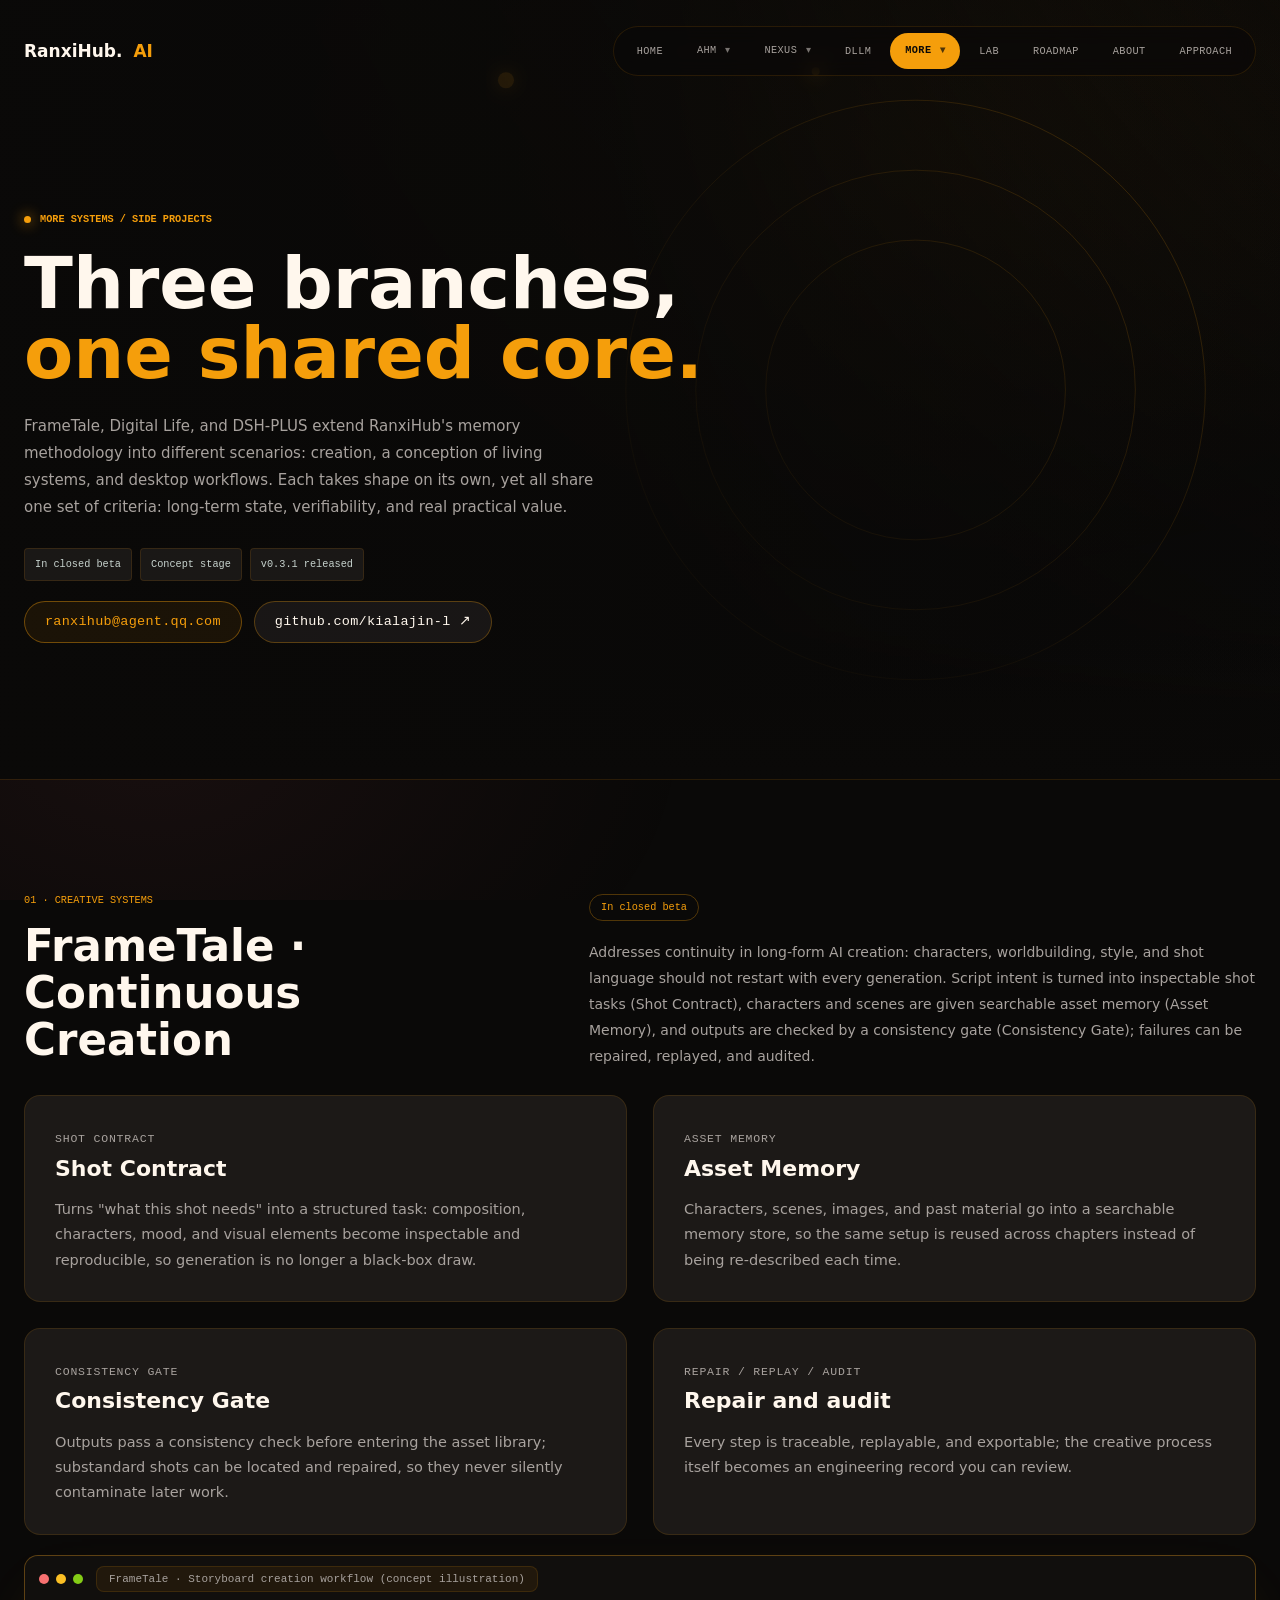
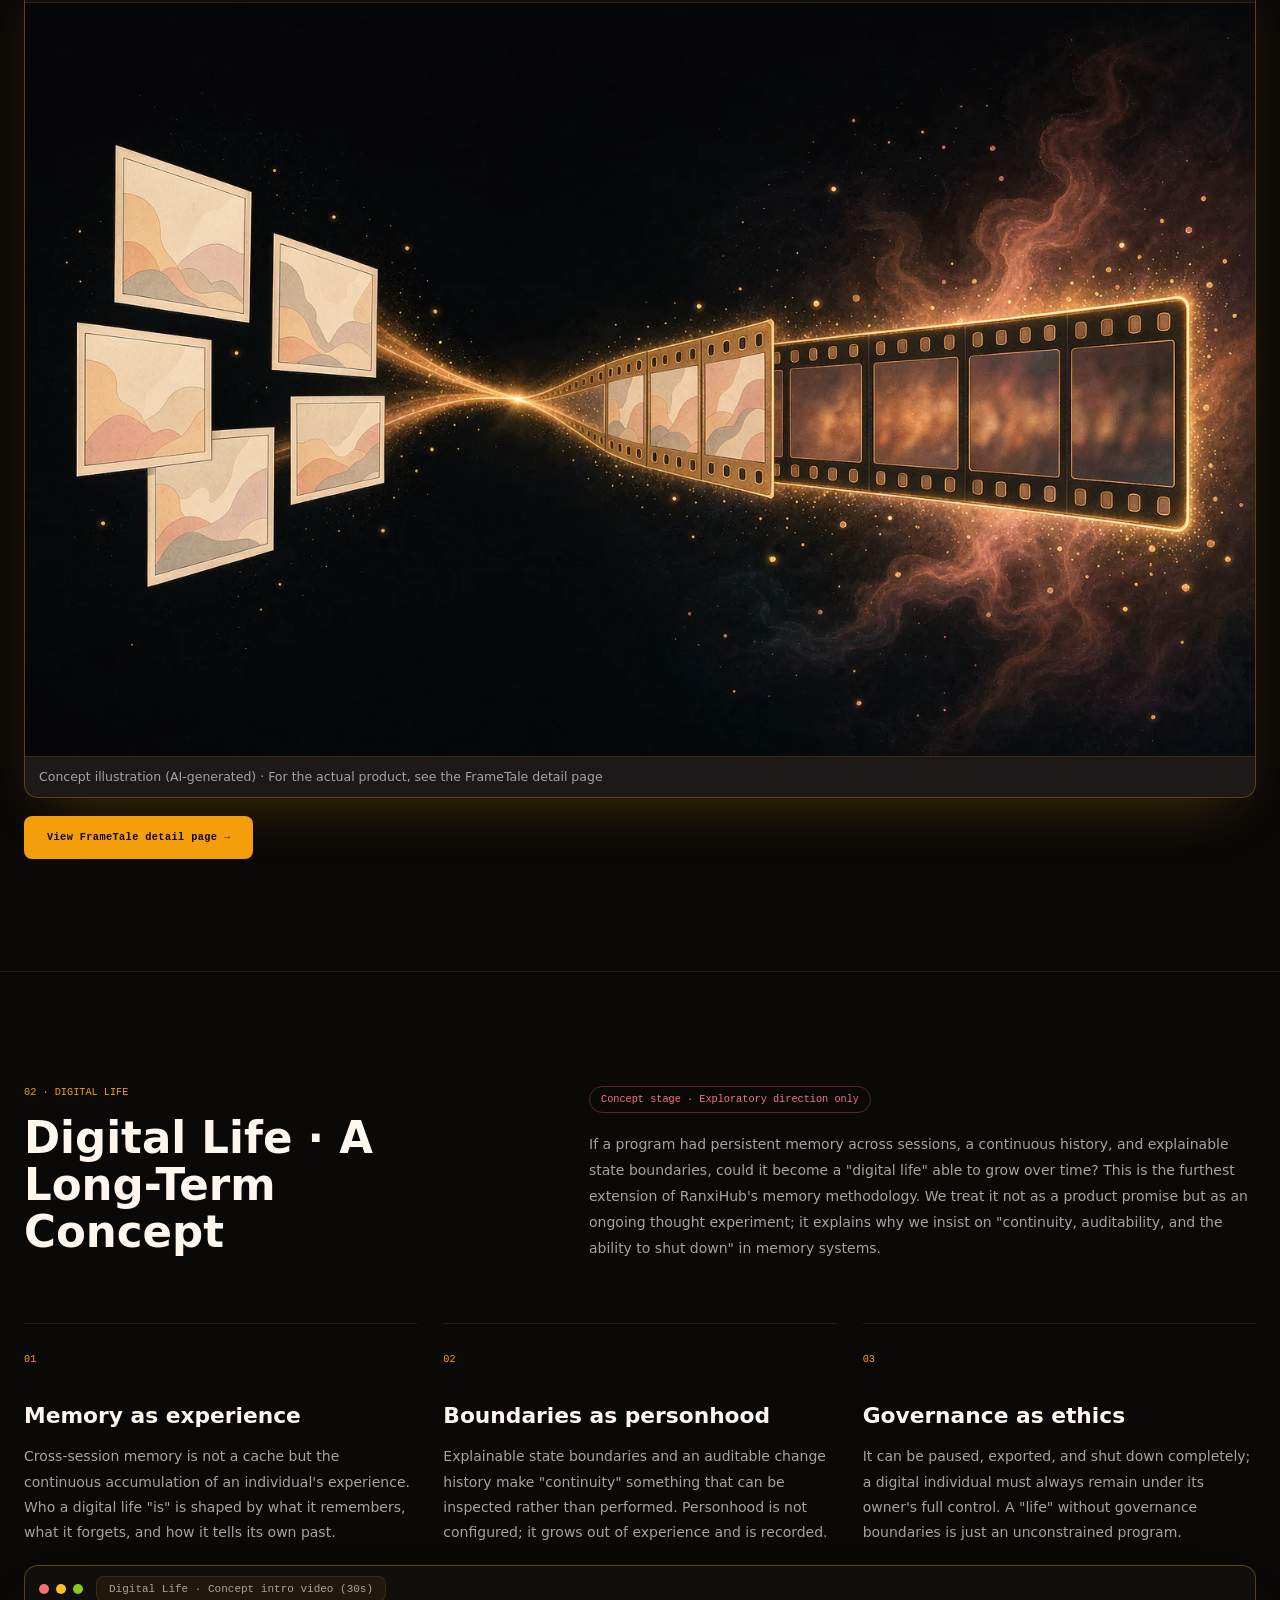
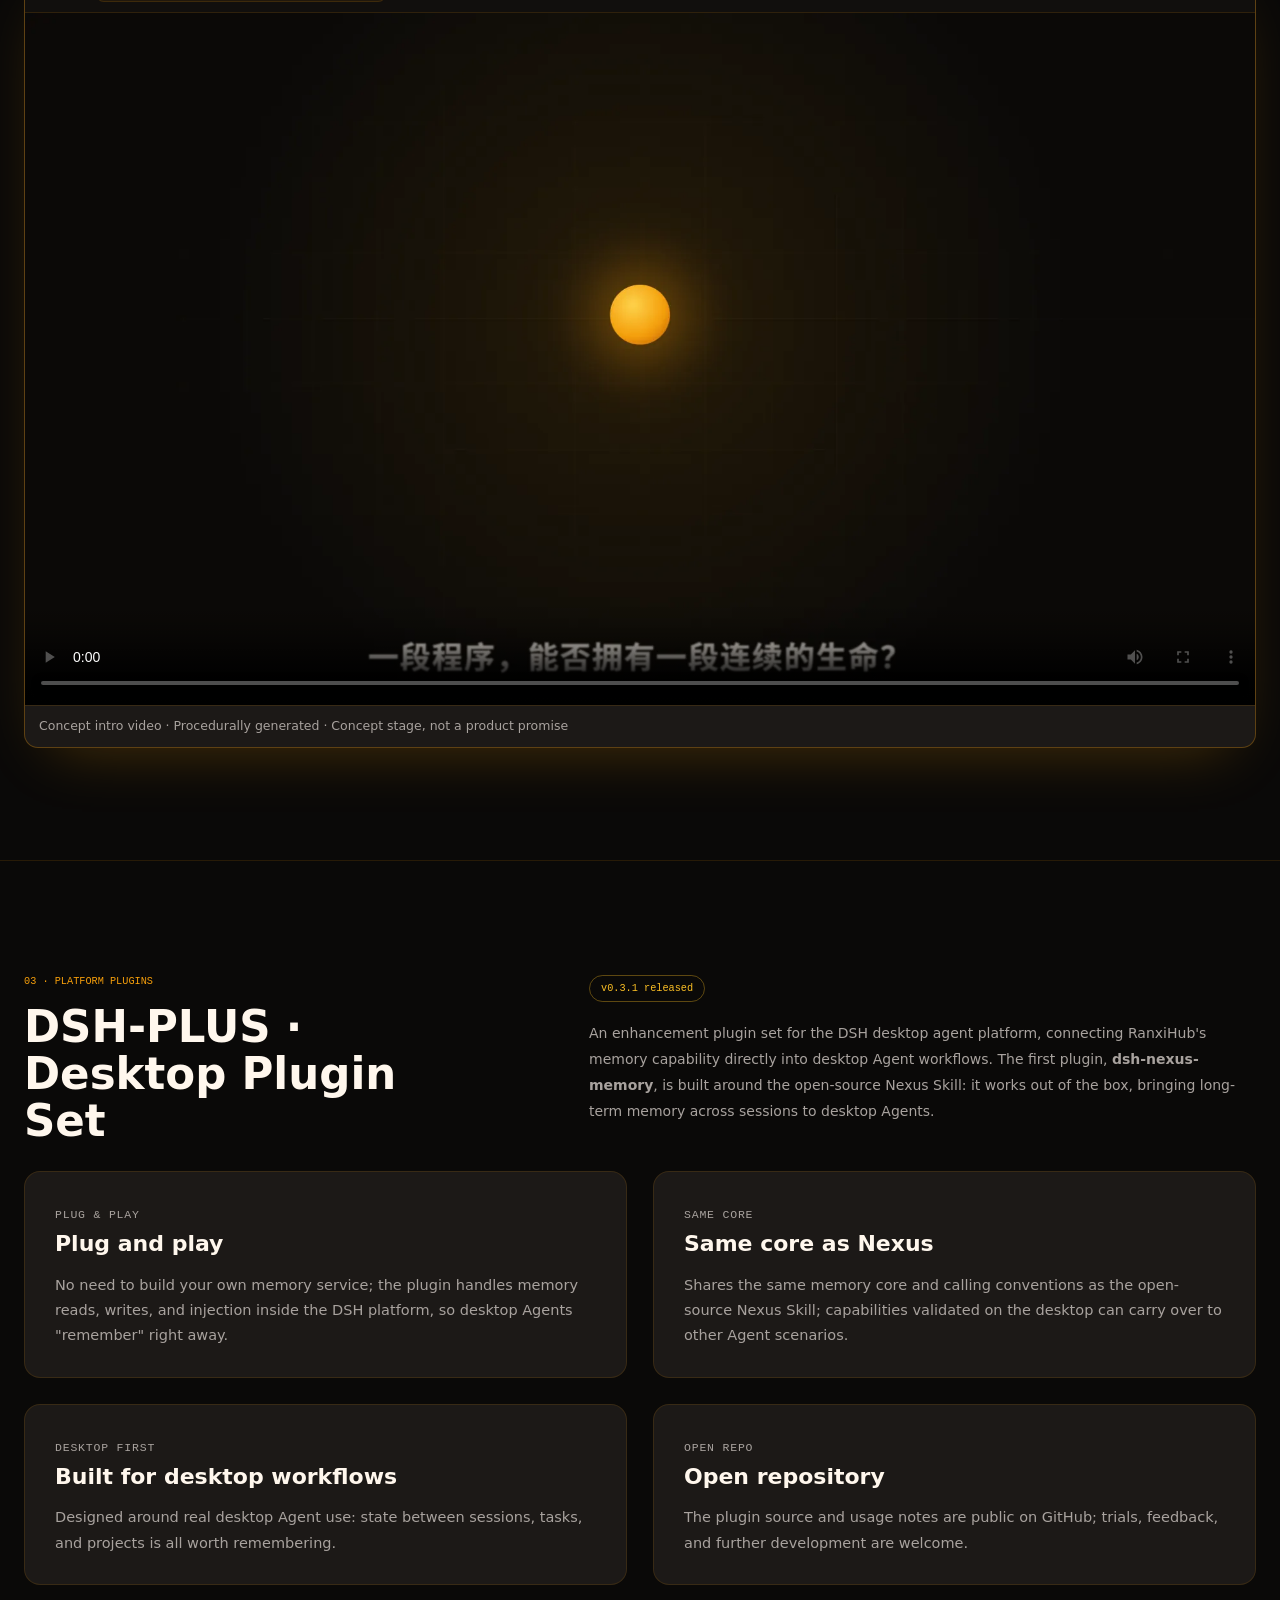
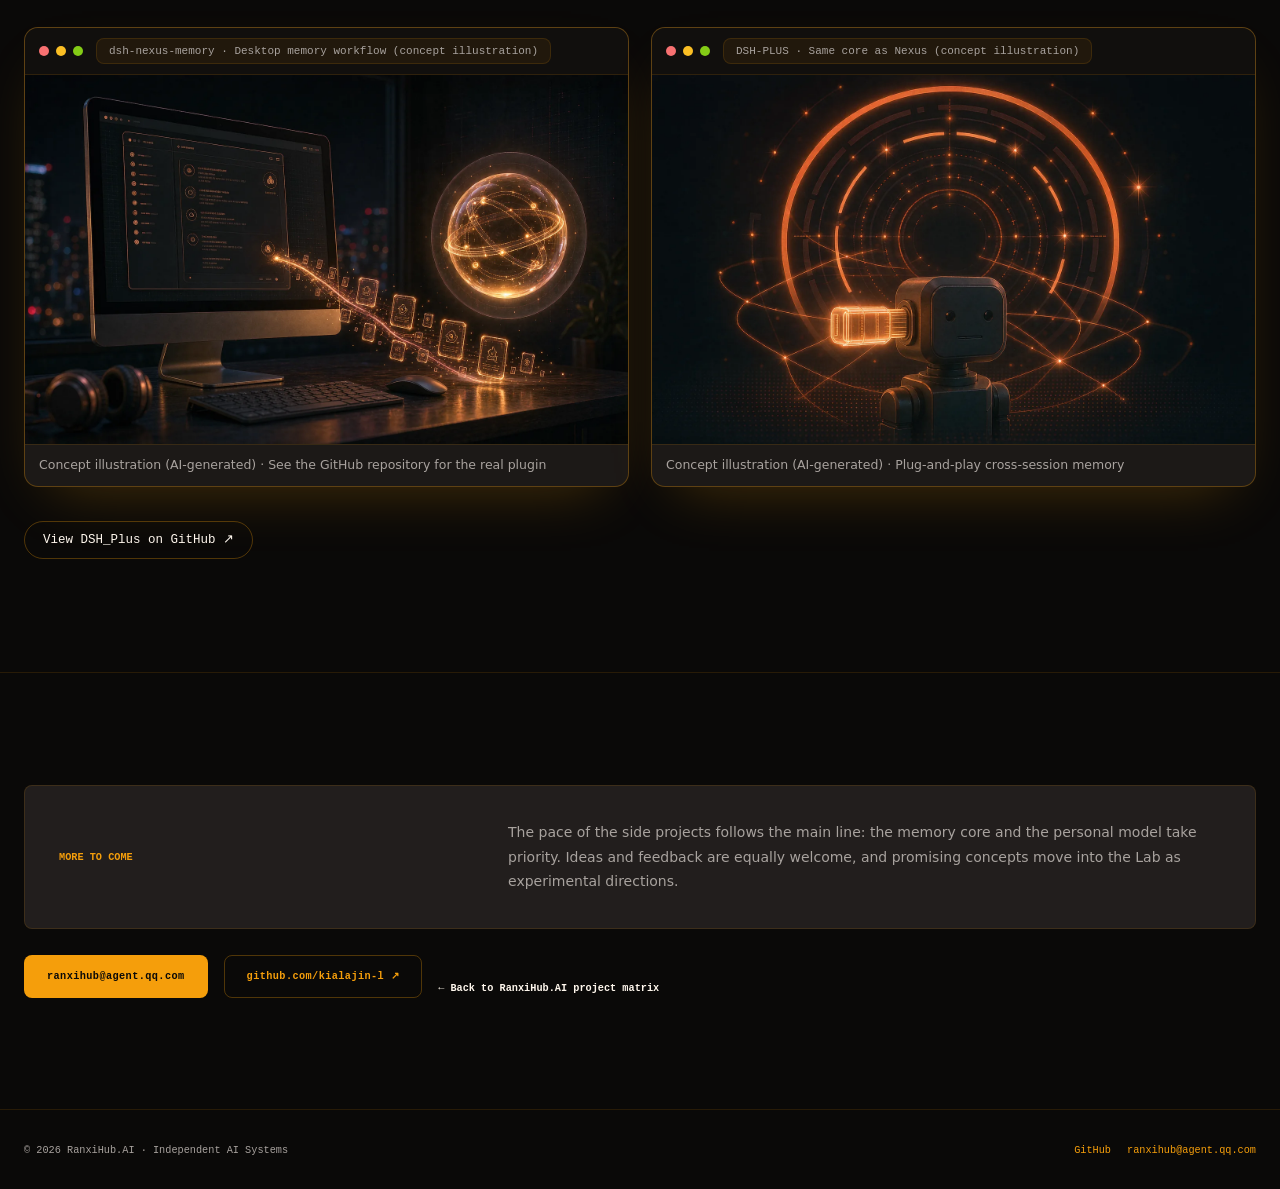
<file: others/index.html>
<!DOCTYPE html>
<html lang="en">
<head>
<meta charset="UTF-8">
<meta name="viewport" content="width=device-width, initial-scale=1.0">
<link rel="icon" type="image/svg+xml" href="../favicon.svg">
<meta name="description" content="RanxiHub.AI other systems - FrameTale for continuous creation, the Digital Life concept, and the DSH-PLUS plugin set.">
<title>RanxiHub.AI · Other Systems</title>
<link rel="stylesheet" href="../assets/portal.css">
<link rel="stylesheet" href="../assets/motion.css">
<style>
  /* Other systems page · local inline styles */
  .branch { display: grid; grid-template-columns: 1fr 1fr; gap: 26px; margin-top: 26px; }
  .branch-card { background: var(--card, #1c1917); border: 1px solid var(--line); border-radius: 16px; padding: 28px 30px; }
  .branch-card h3 { margin: 0 0 6px; font-size: 22px; font-weight: 750; }
  .branch-card .branch-tag { font-family: var(--mono, monospace); font-size: 11.5px; text-transform: uppercase; letter-spacing: .8px; color: var(--muted, #a8a29e); }
  .branch-card p { color: var(--muted, #a8a29e); font-size: 14.5px; line-height: 1.75; margin: 10px 0 0; }
  .branch-cta { display: inline-block; margin-top: 16px; font-family: var(--mono, monospace); font-size: 12.5px; color: var(--amber, #f59e0b); border: 1px solid var(--line-strong); border-radius: 999px; padding: 8px 18px; text-decoration: none; }
  .branch-cta:hover { border-color: var(--amber, #f59e0b); }
  @media (max-width: 760px) { .branch { grid-template-columns: 1fr; } }
  .media-duo { display: grid; grid-template-columns: 1fr 1fr; gap: 22px; margin-top: 22px; }
  @media (max-width: 900px) { .media-duo { grid-template-columns: 1fr; } }
  .others-page .about-shot.life-video video { display: block; width: 100%; aspect-ratio: 16 / 9; background: #0a0908; }
</style>
</head>
<body class="portal-page project-detail-page others-page">
<header class="portal-header">
  <div class="site-shell portal-nav">
    <a class="site-brand" href="../index.html">RanxiHub.<span>AI</span></a>
    <nav class="portal-links" aria-label="Main navigation"><a href="../index.html">Home</a><div class="has-menu"><a href="../ahm/index.html">AHM</a><div class="sub-menu"><a href="../ahm/index.html">AHM Overview</a><a href="../ahm/self-test.html">Free Self-Test</a><a href="../ahm/connect.html">Integration</a><a href="../ahm/deep-diagnosis.html">Deep Diagnosis</a><a href="../ahm/brief-report.html">Brief Report</a><a href="../ahm/report.html">Detailed Report</a></div></div><div class="has-menu"><a href="../nexus/index.html">NEXUS</a><div class="sub-menu"><a href="../nexus/index.html">Nexus Overview</a></div></div><a href="../dllm/index.html">DLLM</a><div class="has-menu"><a href="../others/index.html" class="cur">More</a><div class="sub-menu"><a href="../others/index.html#frametale" class="cur">FrameTale</a><a href="../others/index.html#digitallife">Digital Life</a><a href="../others/index.html#dshplus">DSH-PLUS</a></div></div><a href="../lab/index.html">Lab</a><a href="../index.html#roadmap">Roadmap</a><a href="../about.html">About</a><a href="../index.html#principles">Approach</a></nav>
  </div>
</header>

<main>
  <section class="project-hero" aria-labelledby="others-title">
    <div class="site-shell">
      <div class="project-hero-copy">
        <p class="project-stage">MORE SYSTEMS / SIDE PROJECTS</p>
        <h1 id="others-title">Three branches,<br><span>one shared core.</span></h1>
        <p>FrameTale, Digital Life, and DSH-PLUS extend RanxiHub's memory methodology into different scenarios: creation, a conception of living systems, and desktop workflows. Each takes shape on its own, yet all share one set of criteria: long-term state, verifiability, and real practical value.</p>
        <div class="project-hero-meta"><span>In closed beta</span><span>Concept stage</span><span>v0.3.1 released</span></div>
      <div class="hero-contact"><a href="mailto:ranxihub@agent.qq.com">ranxihub@agent.qq.com</a><a class="gh" href="https://github.com/kialajin-l" target="_blank" rel="noopener">github.com/kialajin-l ↗</a></div>
      </div>
    </div>
    <svg class="project-orbit" viewBox="0 0 820 620" aria-hidden="true">
      <circle class="ring" cx="430" cy="310" r="150" style="animation-delay:-2s" />
      <circle class="ring" cx="430" cy="310" r="220" style="animation-delay:-9s" />
      <circle class="ring" cx="430" cy="310" r="290" style="animation-delay:-16s" />
      <circle class="node" cx="430" cy="310" r="8" />
      <circle class="node" cx="196" cy="497" r="5" />
      <circle class="node" cx="634" cy="112" r="5" />
      <circle class="node" cx="740" cy="301" r="4" />
    </svg>
  </section>

  <!-- FrameTale -->
  <section class="detail-section" id="frametale">
    <div class="site-shell">
      <div class="detail-intro">
        <div><p class="section-kicker">01 · CREATIVE SYSTEMS</p><h2>FrameTale · Continuous Creation</h2></div>
        <div class="detail-copy">
          <p><span class="proj-status s-mid">In closed beta</span></p>
          <p>Addresses continuity in long-form AI creation: characters, worldbuilding, style, and shot language should not restart with every generation. Script intent is turned into inspectable shot tasks (Shot Contract), characters and scenes are given searchable asset memory (Asset Memory), and outputs are checked by a consistency gate (Consistency Gate); failures can be repaired, replayed, and audited.</p>
        </div>
      </div>
      <div class="branch">
        <div class="branch-card">
          <span class="branch-tag">SHOT CONTRACT</span>
          <h3>Shot Contract</h3>
          <p>Turns "what this shot needs" into a structured task: composition, characters, mood, and visual elements become inspectable and reproducible, so generation is no longer a black-box draw.</p>
        </div>
        <div class="branch-card">
          <span class="branch-tag">ASSET MEMORY</span>
          <h3>Asset Memory</h3>
          <p>Characters, scenes, images, and past material go into a searchable memory store, so the same setup is reused across chapters instead of being re-described each time.</p>
        </div>
        <div class="branch-card">
          <span class="branch-tag">CONSISTENCY GATE</span>
          <h3>Consistency Gate</h3>
          <p>Outputs pass a consistency check before entering the asset library; substandard shots can be located and repaired, so they never silently contaminate later work.</p>
        </div>
        <div class="branch-card">
          <span class="branch-tag">REPAIR / REPLAY / AUDIT</span>
          <h3>Repair and audit</h3>
          <p>Every step is traceable, replayable, and exportable; the creative process itself becomes an engineering record you can review.</p>
        </div>
      </div>
      <figure class="about-shot">
        <div class="bar"><i style="background:#f87171"></i><i style="background:#fbbf24"></i><i style="background:#84cc16"></i><span class="url">FrameTale · Storyboard creation workflow (concept illustration)</span></div>
        <img src="../assets/img/frametale-illust.webp" alt="FrameTale storyboard creation workflow concept illustration" loading="lazy">
        <figcaption>Concept illustration (AI-generated) · For the actual product, see the FrameTale detail page</figcaption>
      </figure>
      <p style="margin-top:18px"><a class="btn" href="../frametale/index.html">View FrameTale detail page →</a></p>
      <style>
        .others-page .about-shot{margin:20px 0 0;background:var(--card, #1c1917);border:1px solid var(--line-strong);border-radius:14px;overflow:hidden;box-shadow:0 24px 60px -28px rgba(245,158,11,.3);}
        .others-page .about-shot .bar{display:flex;align-items:center;gap:7px;padding:10px 14px;border-bottom:1px solid var(--line);background:rgba(10,9,8,.6);}
        .others-page .about-shot .bar i{width:10px;height:10px;border-radius:50%;flex:none;}
        .others-page .about-shot .bar .url{margin-left:6px;background:rgba(245,158,11,.07);border:1px solid var(--line);border-radius:8px;padding:3px 12px;font-family:var(--mono, monospace);font-size:11px;color:var(--muted, #a8a29e);}
        .others-page .about-shot img{display:block;width:100%;height:auto;}
        .others-page .about-shot figcaption{padding:10px 14px;font-size:12.5px;color:var(--muted, #a8a29e);border-top:1px solid var(--line);}
      </style>
    </div>
  </section>

  <!-- Digital Life -->
  <section class="detail-section" id="digitallife">
    <div class="site-shell">
      <div class="detail-intro">
        <div><p class="section-kicker">02 · DIGITAL LIFE</p><h2>Digital Life · A Long-Term Concept</h2></div>
        <div class="detail-copy">
          <p><span class="proj-status s-early">Concept stage · Exploratory direction only</span></p>
          <p>If a program had persistent memory across sessions, a continuous history, and explainable state boundaries, could it become a "digital life" able to grow over time? This is the furthest extension of RanxiHub's memory methodology. We treat it not as a product promise but as an ongoing thought experiment; it explains why we insist on "continuity, auditability, and the ability to shut down" in memory systems.</p>
        </div>
      </div>
      <div class="capability-list">
        <article class="capability-item"><span>01</span><h3>Memory as experience</h3><p>Cross-session memory is not a cache but the continuous accumulation of an individual's experience. Who a digital life "is" is shaped by what it remembers, what it forgets, and how it tells its own past.</p></article>
        <article class="capability-item"><span>02</span><h3>Boundaries as personhood</h3><p>Explainable state boundaries and an auditable change history make "continuity" something that can be inspected rather than performed. Personhood is not configured; it grows out of experience and is recorded.</p></article>
        <article class="capability-item"><span>03</span><h3>Governance as ethics</h3><p>It can be paused, exported, and shut down completely; a digital individual must always remain under its owner's full control. A "life" without governance boundaries is just an unconstrained program.</p></article>
      </div>
      <figure class="about-shot life-video">
        <div class="bar"><i style="background:#f87171"></i><i style="background:#fbbf24"></i><i style="background:#84cc16"></i><span class="url">Digital Life · Concept intro video (30s)</span></div>
        <video controls preload="metadata" poster="../assets/img/digitallife-poster.webp" src="../assets/video/digitallife-30s.mp4"></video>
        <figcaption>Concept intro video · Procedurally generated · Concept stage, not a product promise</figcaption>
      </figure>
    </div>
  </section>

  <!-- DSH-PLUS -->
  <section class="detail-section" id="dshplus">
    <div class="site-shell">
      <div class="detail-intro">
        <div><p class="section-kicker">03 · PLATFORM PLUGINS</p><h2>DSH-PLUS · Desktop Plugin Set</h2></div>
        <div class="detail-copy">
          <p><span class="proj-status s-verify">v0.3.1 released</span></p>
          <p>An enhancement plugin set for the DSH desktop agent platform, connecting RanxiHub's memory capability directly into desktop Agent workflows. The first plugin, <strong>dsh-nexus-memory</strong>, is built around the open-source Nexus Skill: it works out of the box, bringing long-term memory across sessions to desktop Agents.</p>
        </div>
      </div>
      <div class="branch">
        <div class="branch-card">
          <span class="branch-tag">PLUG &amp; PLAY</span>
          <h3>Plug and play</h3>
          <p>No need to build your own memory service; the plugin handles memory reads, writes, and injection inside the DSH platform, so desktop Agents "remember" right away.</p>
        </div>
        <div class="branch-card">
          <span class="branch-tag">SAME CORE</span>
          <h3>Same core as Nexus</h3>
          <p>Shares the same memory core and calling conventions as the open-source Nexus Skill; capabilities validated on the desktop can carry over to other Agent scenarios.</p>
        </div>
        <div class="branch-card">
          <span class="branch-tag">DESKTOP FIRST</span>
          <h3>Built for desktop workflows</h3>
          <p>Designed around real desktop Agent use: state between sessions, tasks, and projects is all worth remembering.</p>
        </div>
        <div class="branch-card">
          <span class="branch-tag">OPEN REPO</span>
          <h3>Open repository</h3>
          <p>The plugin source and usage notes are public on GitHub; trials, feedback, and further development are welcome.</p>
        </div>
      </div>
      <div class="media-duo">
        <figure class="about-shot">
          <div class="bar"><i style="background:#f87171"></i><i style="background:#fbbf24"></i><i style="background:#84cc16"></i><span class="url">dsh-nexus-memory · Desktop memory workflow (concept illustration)</span></div>
          <img src="../assets/img/dsh-illust-1.webp" alt="DSH-PLUS desktop Agent memory workflow concept illustration" loading="lazy">
          <figcaption>Concept illustration (AI-generated) · See the GitHub repository for the real plugin</figcaption>
        </figure>
        <figure class="about-shot">
          <div class="bar"><i style="background:#f87171"></i><i style="background:#fbbf24"></i><i style="background:#84cc16"></i><span class="url">DSH-PLUS · Same core as Nexus (concept illustration)</span></div>
          <img src="../assets/img/dsh-illust-2.webp" alt="DSH-PLUS memory core integration concept illustration" loading="lazy">
          <figcaption>Concept illustration (AI-generated) · Plug-and-play cross-session memory</figcaption>
        </figure>
      </div>
      <p style="margin-top:18px"><a class="branch-cta" href="https://github.com/kialajin-l/DSH_Plus" target="_blank" rel="noopener">View DSH_Plus on GitHub ↗</a></p>
    </div>
  </section>

  <section class="detail-section">
    <div class="site-shell">
      <div class="status-band"><strong>MORE TO COME</strong><p>The pace of the side projects follows the main line: the memory core and the personal model take priority. Ideas and feedback are equally welcome, and promising concepts move into the Lab as experimental directions.</p></div>
      <div class="about-contact">
        <a class="btn" href="mailto:ranxihub@agent.qq.com">ranxihub@agent.qq.com</a>
        <a class="btn ghost" href="https://github.com/kialajin-l" target="_blank" rel="noopener">github.com/kialajin-l ↗</a>
        <a class="project-back" href="../index.html">← Back to RanxiHub.AI project matrix</a>
      </div>
    </div>
  </section>
</main>

<footer class="portal-footer">
  <div class="site-shell">
    <span>© 2026 RanxiHub.AI · Independent AI Systems</span>
    <div class="footer-legal">
      <a href="https://github.com/kialajin-l" target="_blank" rel="noopener">GitHub</a>
      <a href="mailto:ranxihub@agent.qq.com">ranxihub@agent.qq.com</a>
    </div>
  </div>
</footer>
<script src="../assets/motion.js" defer></script>
</body>
</html>
</file>
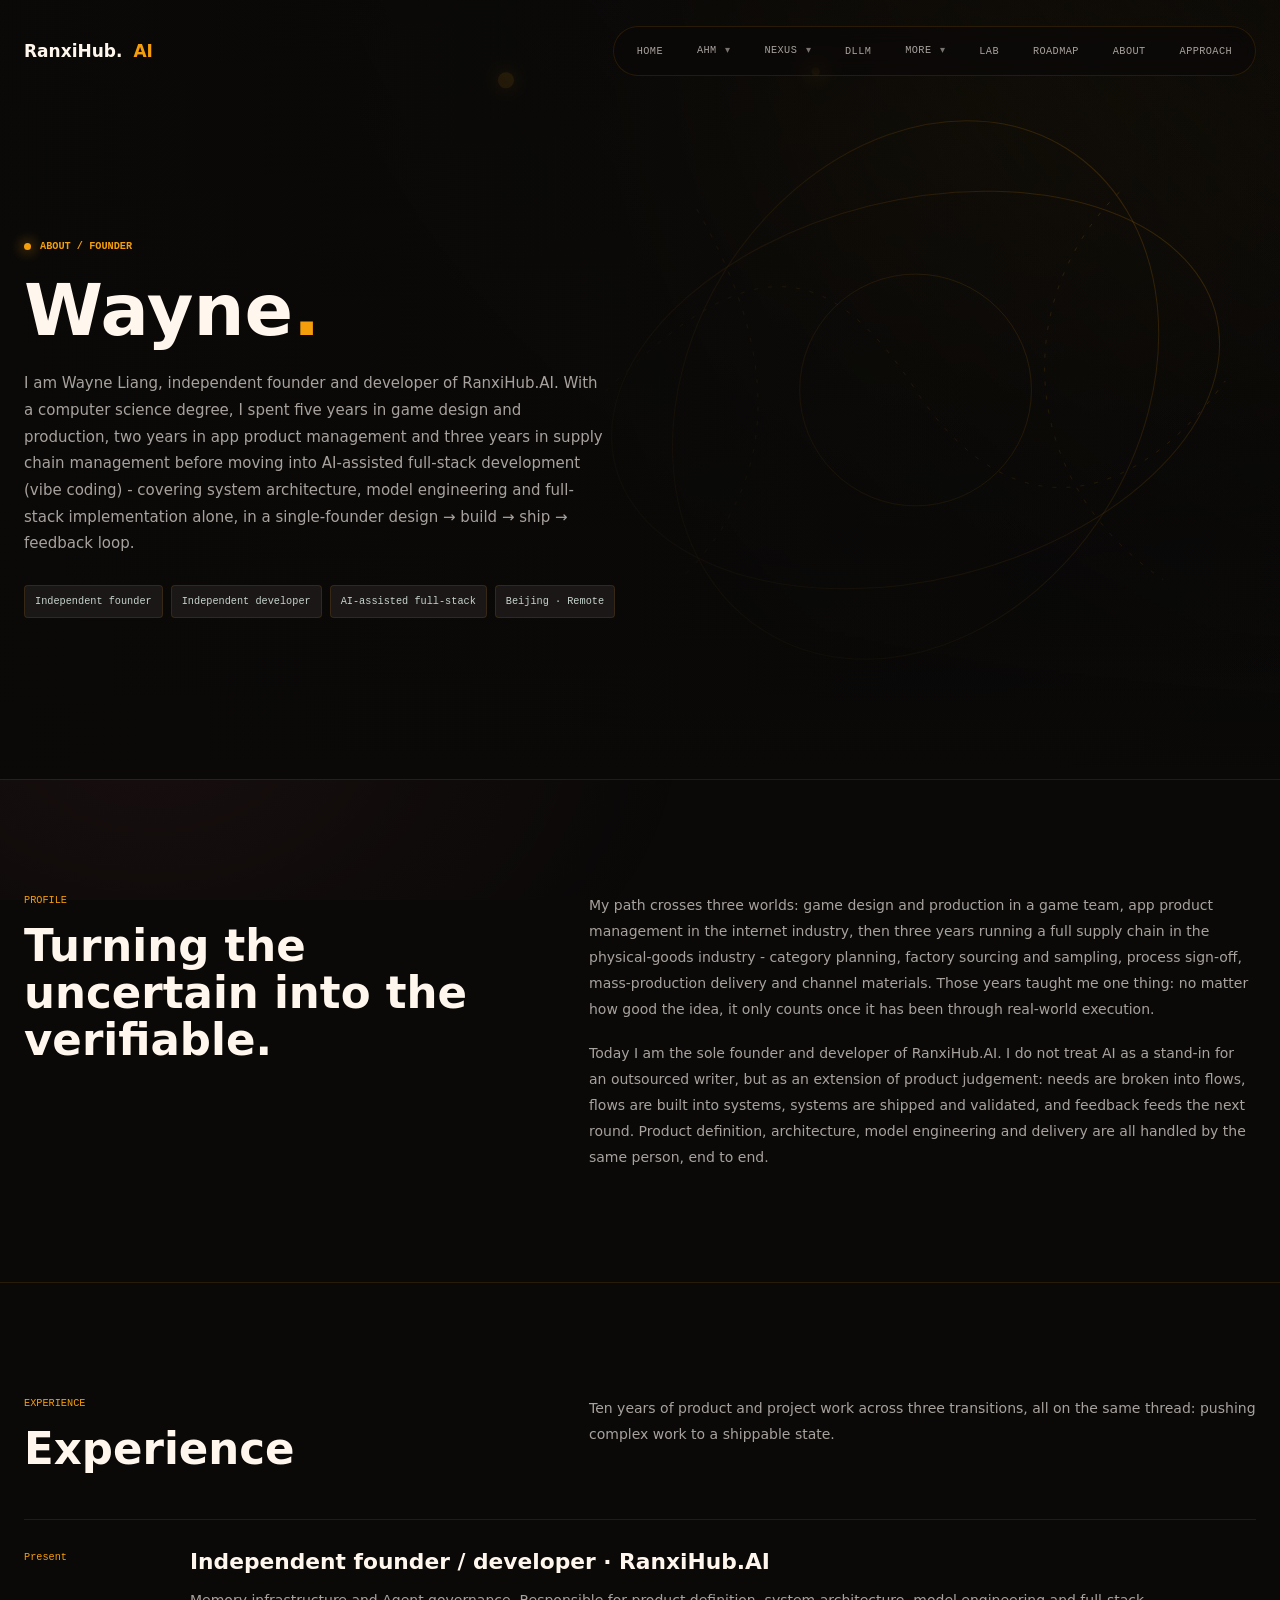
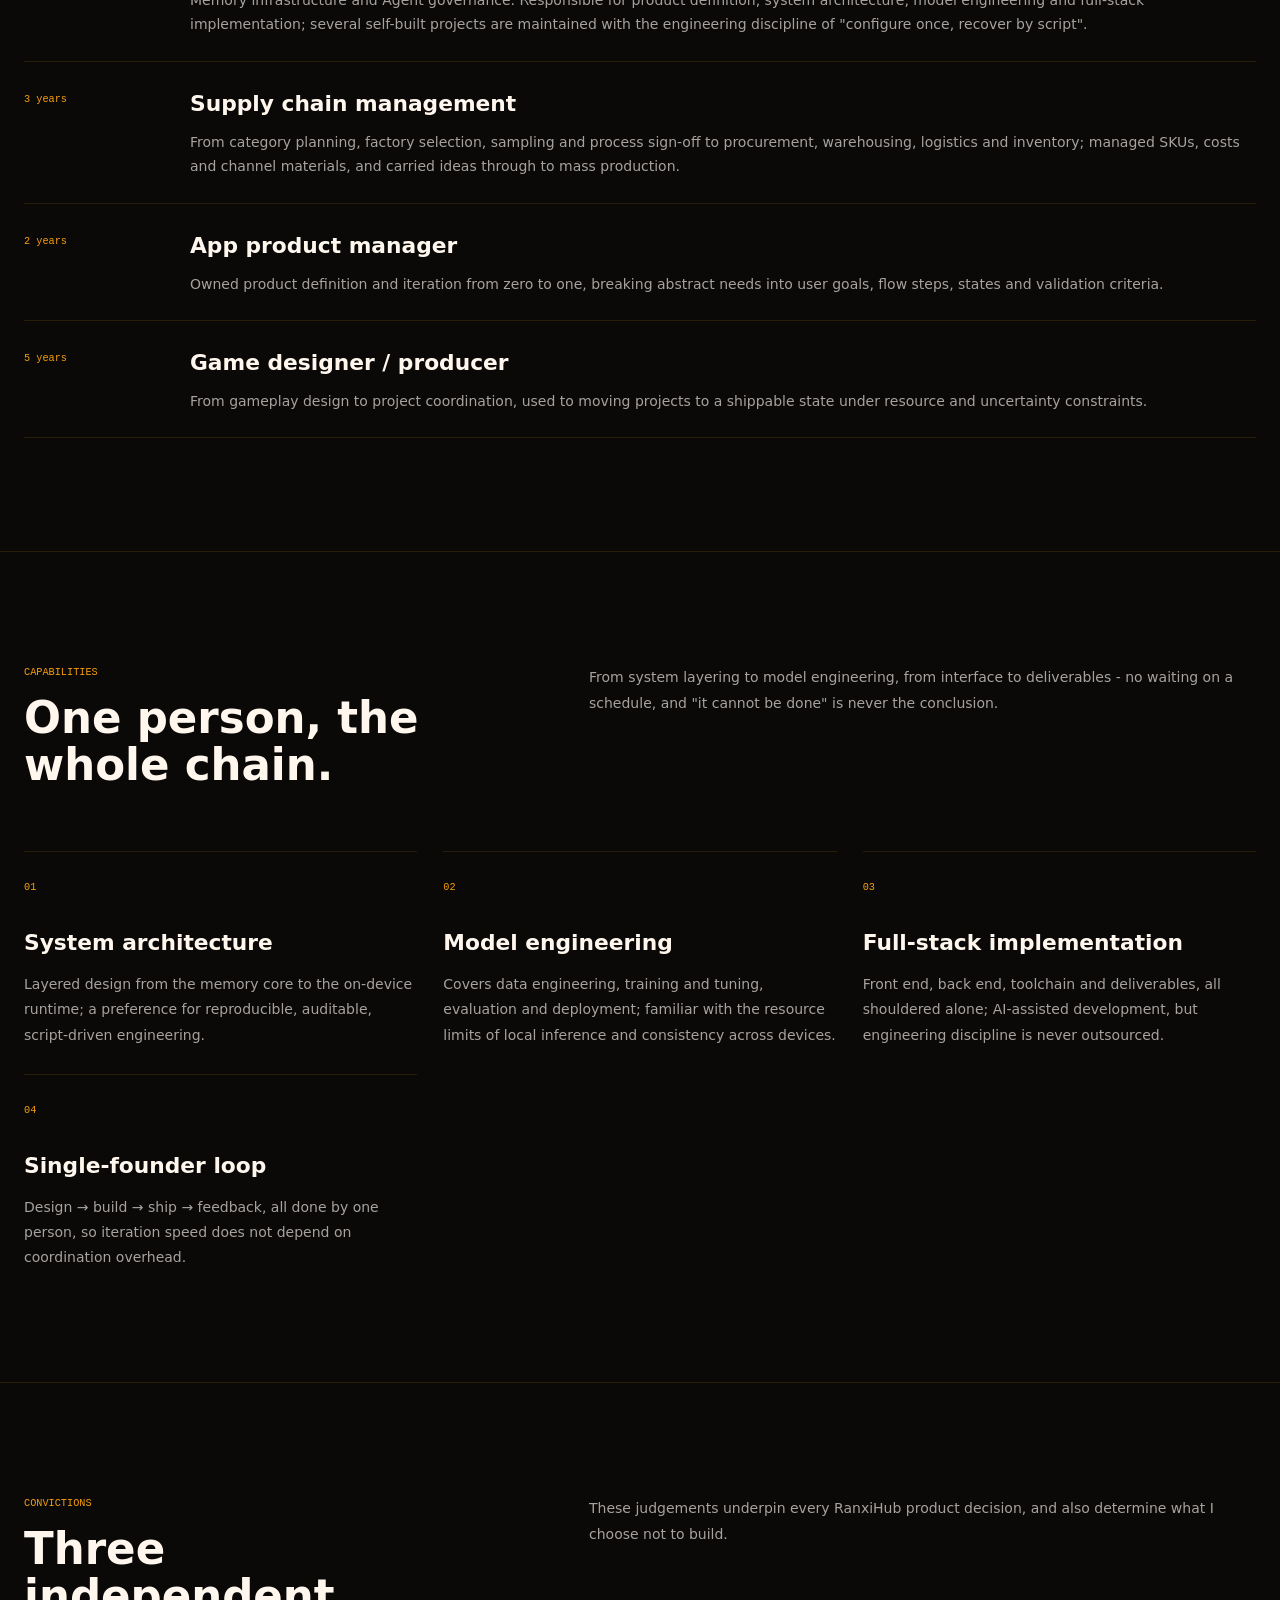
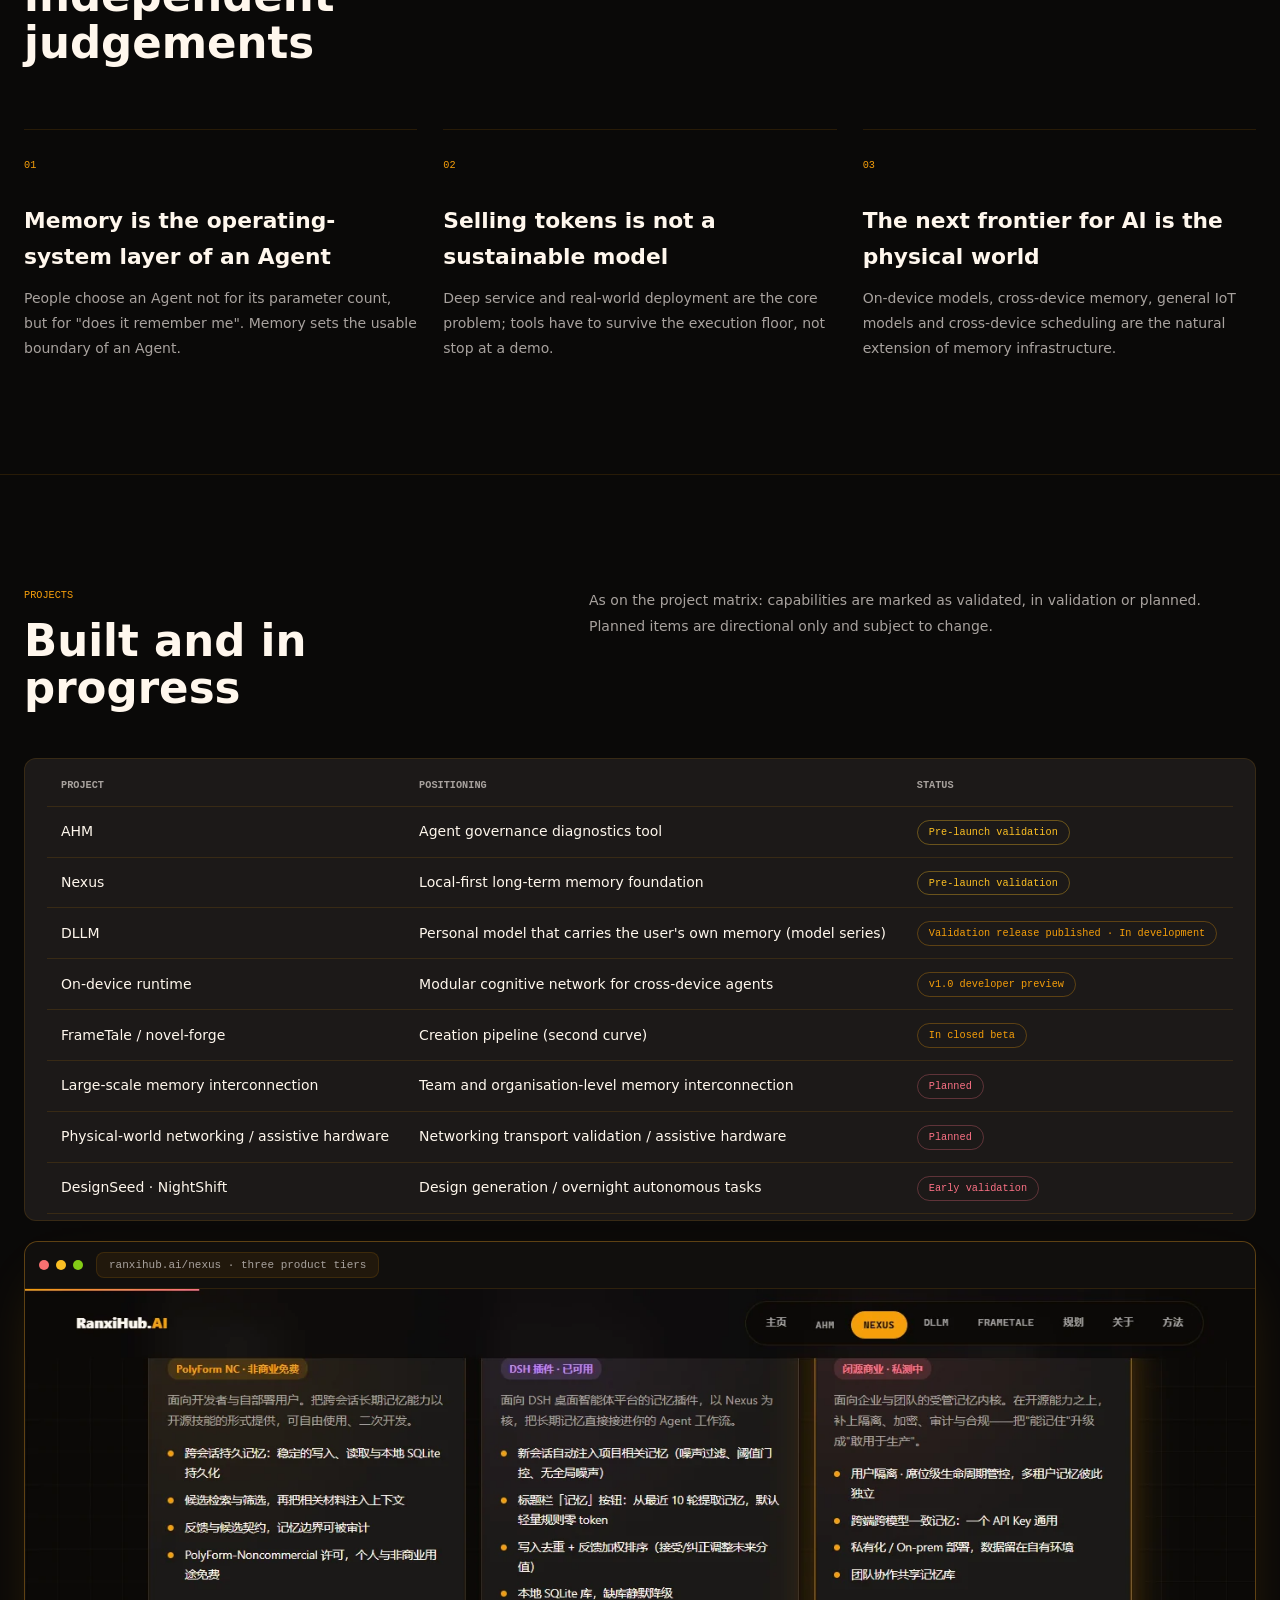
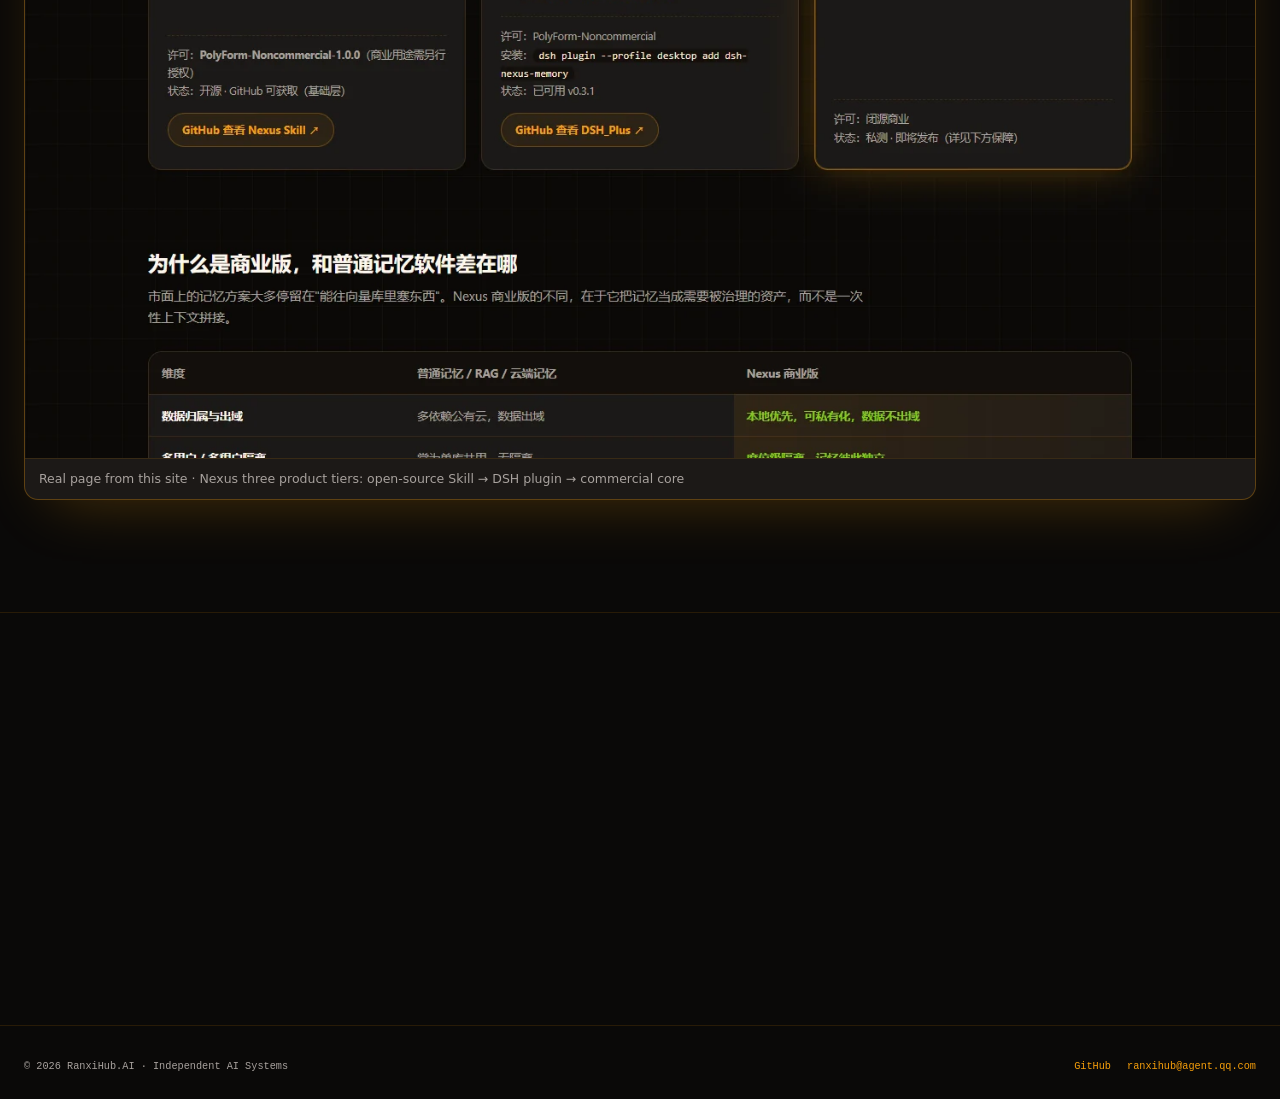
<file: about.html>
<!DOCTYPE html>
<html lang="en">
<head>
<meta charset="UTF-8">
<meta name="viewport" content="width=device-width, initial-scale=1.0">
<link rel="icon" type="image/svg+xml" href="favicon.svg">
<meta name="description" content="Wayne Liang - independent founder and developer of RanxiHub.AI. Five years in game design and production, two years in app product management and three years in supply chain management, now running system architecture, model engineering and full-stack development as a single-founder loop.">
<title>RanxiHub.AI · About Wayne</title>
<link rel="stylesheet" href="assets/portal.css">
<link rel="stylesheet" href="assets/motion.css">
</head>
<body class="portal-page project-detail-page about-page">
<header class="portal-header">
  <div class="site-shell portal-nav">
    <a class="site-brand" href="index.html">RanxiHub.<span>AI</span></a>
    <nav class="portal-links" aria-label="Main navigation"><a href="index.html">Home</a><div class="has-menu"><a href="ahm/index.html">AHM</a><div class="sub-menu"><a href="ahm/index.html">AHM Overview</a><a href="ahm/self-test.html">Free Self-Test</a><a href="ahm/connect.html">Integration</a><a href="ahm/deep-diagnosis.html">Deep Diagnosis</a><a href="ahm/brief-report.html">Brief Report</a><a href="ahm/report.html">Detailed Report</a></div></div><div class="has-menu"><a href="nexus/index.html">NEXUS</a><div class="sub-menu"><a href="nexus/index.html">Nexus Overview</a></div></div><a href="dllm/index.html">DLLM</a><div class="has-menu"><a href="others/index.html">More</a><div class="sub-menu"><a href="others/index.html#frametale">FrameTale</a><a href="others/index.html#digitallife">Digital Life</a><a href="others/index.html#dshplus">DSH-PLUS</a></div></div><a href="lab/index.html">Lab</a><a href="index.html#roadmap">Roadmap</a><a href="about.html">About</a><a href="index.html#principles">Approach</a></nav>
  </div>
</header>

<main>
  <section class="project-hero" aria-labelledby="about-title">
    <div class="site-shell">
      <div class="project-hero-copy">
        <p class="project-stage">ABOUT / FOUNDER</p>
        <h1 id="about-title">Wayne<span>.</span></h1>
        <p>I am Wayne Liang, independent founder and developer of RanxiHub.AI. With a computer science degree, I spent five years in game design and production, two years in app product management and three years in supply chain management before moving into AI-assisted full-stack development (vibe coding) - covering system architecture, model engineering and full-stack implementation alone, in a single-founder design → build → ship → feedback loop.</p>
        <div class="project-hero-meta"><span>Independent founder</span><span>Independent developer</span><span>AI-assisted full-stack</span><span>Beijing · Remote</span></div>
      </div>
    </div>
    <svg class="project-orbit" viewBox="0 0 820 620" aria-hidden="true">
      <ellipse cx="430" cy="310" rx="310" ry="190" transform="rotate(-14 430 310)" />
      <ellipse cx="430" cy="310" rx="225" ry="285" transform="rotate(32 430 310)" />
      <circle class="ring" cx="430" cy="310" r="116" />
      <path d="M120 311 C252 180 335 164 430 310 C520 447 640 436 740 301" />
      <path d="M211 129 C284 255 306 388 197 497 M634 112 C526 218 530 399 678 500" />
      <circle class="node" cx="430" cy="310" r="8" />
      <circle class="node" cx="196" cy="497" r="5" />
      <circle class="node" cx="634" cy="112" r="5" />
      <circle class="node" cx="740" cy="301" r="4" />
    </svg>
  </section>

  <section class="detail-section">
    <div class="site-shell">
      <div class="detail-intro">
        <div><p class="section-kicker">PROFILE</p><h2>Turning the uncertain into the verifiable.</h2></div>
        <div class="detail-copy">
          <p>My path crosses three worlds: game design and production in a game team, app product management in the internet industry, then three years running a full supply chain in the physical-goods industry - category planning, factory sourcing and sampling, process sign-off, mass-production delivery and channel materials. Those years taught me one thing: no matter how good the idea, it only counts once it has been through real-world execution.</p>
          <p>Today I am the sole founder and developer of RanxiHub.AI. I do not treat AI as a stand-in for an outsourced writer, but as an extension of product judgement: needs are broken into flows, flows are built into systems, systems are shipped and validated, and feedback feeds the next round. Product definition, architecture, model engineering and delivery are all handled by the same person, end to end.</p>
        </div>
      </div>
    </div>
  </section>

  <section class="detail-section">
    <div class="site-shell">
      <div class="detail-intro">
        <div><p class="section-kicker">EXPERIENCE</p><h2>Experience</h2></div>
        <div class="detail-copy"><p>Ten years of product and project work across three transitions, all on the same thread: pushing complex work to a shippable state.</p></div>
      </div>
      <div class="role-list">
        <article class="role-item"><div class="role-period">Present</div><div><h3>Independent founder / developer · RanxiHub.AI</h3><p>Memory infrastructure and Agent governance. Responsible for product definition, system architecture, model engineering and full-stack implementation; several self-built projects are maintained with the engineering discipline of "configure once, recover by script".</p></div></article>
        <article class="role-item"><div class="role-period">3 years</div><div><h3>Supply chain management</h3><p>From category planning, factory selection, sampling and process sign-off to procurement, warehousing, logistics and inventory; managed SKUs, costs and channel materials, and carried ideas through to mass production.</p></div></article>
        <article class="role-item"><div class="role-period">2 years</div><div><h3>App product manager</h3><p>Owned product definition and iteration from zero to one, breaking abstract needs into user goals, flow steps, states and validation criteria.</p></div></article>
        <article class="role-item"><div class="role-period">5 years</div><div><h3>Game designer / producer</h3><p>From gameplay design to project coordination, used to moving projects to a shippable state under resource and uncertainty constraints.</p></div></article>
      </div>
    </div>
  </section>

  <section class="detail-section">
    <div class="site-shell">
      <div class="detail-intro">
        <div><p class="section-kicker">CAPABILITIES</p><h2>One person, the whole chain.</h2></div>
        <div class="detail-copy"><p>From system layering to model engineering, from interface to deliverables - no waiting on a schedule, and "it cannot be done" is never the conclusion.</p></div>
      </div>
      <div class="capability-list">
        <article class="capability-item"><span>01</span><h3>System architecture</h3><p>Layered design from the memory core to the on-device runtime; a preference for reproducible, auditable, script-driven engineering.</p></article>
        <article class="capability-item"><span>02</span><h3>Model engineering</h3><p>Covers data engineering, training and tuning, evaluation and deployment; familiar with the resource limits of local inference and consistency across devices.</p></article>
        <article class="capability-item"><span>03</span><h3>Full-stack implementation</h3><p>Front end, back end, toolchain and deliverables, all shouldered alone; AI-assisted development, but engineering discipline is never outsourced.</p></article>
        <article class="capability-item"><span>04</span><h3>Single-founder loop</h3><p>Design → build → ship → feedback, all done by one person, so iteration speed does not depend on coordination overhead.</p></article>
      </div>
    </div>
  </section>

  <section class="detail-section">
    <div class="site-shell">
      <div class="detail-intro">
        <div><p class="section-kicker">CONVICTIONS</p><h2>Three independent judgements</h2></div>
        <div class="detail-copy"><p>These judgements underpin every RanxiHub product decision, and also determine what I choose not to build.</p></div>
      </div>
      <div class="capability-list">
        <article class="capability-item"><span>01</span><h3>Memory is the operating-system layer of an Agent</h3><p>People choose an Agent not for its parameter count, but for "does it remember me". Memory sets the usable boundary of an Agent.</p></article>
        <article class="capability-item"><span>02</span><h3>Selling tokens is not a sustainable model</h3><p>Deep service and real-world deployment are the core problem; tools have to survive the execution floor, not stop at a demo.</p></article>
        <article class="capability-item"><span>03</span><h3>The next frontier for AI is the physical world</h3><p>On-device models, cross-device memory, general IoT models and cross-device scheduling are the natural extension of memory infrastructure.</p></article>
      </div>
    </div>
  </section>

  <section class="detail-section">
    <div class="site-shell">
      <div class="detail-intro">
        <div><p class="section-kicker">PROJECTS</p><h2>Built and in progress</h2></div>
        <div class="detail-copy"><p>As on the project matrix: capabilities are marked as validated, in validation or planned. Planned items are directional only and subject to change.</p></div>
      </div>
      <div class="card about-table-card">
        <table>
          <thead><tr><th>Project</th><th>Positioning</th><th>Status</th></tr></thead>
          <tbody>
            <tr><td>AHM</td><td>Agent governance diagnostics tool</td><td><span class="proj-status s-verify">Pre-launch validation</span></td></tr>
            <tr><td>Nexus</td><td>Local-first long-term memory foundation</td><td><span class="proj-status s-verify">Pre-launch validation</span></td></tr>
            <tr><td>DLLM</td><td>Personal model that carries the user's own memory (model series)</td><td><span class="proj-status s-mid">Validation release published · In development</span></td></tr>
            <tr><td>On-device runtime</td><td>Modular cognitive network for cross-device agents</td><td><span class="proj-status s-mid">v1.0 developer preview</span></td></tr>
            <tr><td>FrameTale / novel-forge</td><td>Creation pipeline (second curve)</td><td><span class="proj-status s-mid">In closed beta</span></td></tr>
            <tr><td>Large-scale memory interconnection</td><td>Team and organisation-level memory interconnection</td><td><span class="proj-status s-early">Planned</span></td></tr>
            <tr><td>Physical-world networking / assistive hardware</td><td>Networking transport validation / assistive hardware</td><td><span class="proj-status s-early">Planned</span></td></tr>
            <tr><td>DesignSeed · NightShift</td><td>Design generation / overnight autonomous tasks</td><td><span class="proj-status s-early">Early validation</span></td></tr>
          </tbody>
        </table>
      </div>
      <figure class="about-shot">
        <div class="bar"><i style="background:#f87171"></i><i style="background:#fbbf24"></i><i style="background:#84cc16"></i><span class="url">ranxihub.ai/nexus · three product tiers</span></div>
        <img src="assets/img/nexus-tiers.webp" alt="Screenshot of the three product-tier cards on the Nexus page: open-source Skill, DSH plugin, commercial core" loading="lazy">
        <figcaption>Real page from this site · Nexus three product tiers: open-source Skill → DSH plugin → commercial core</figcaption>
      </figure>
      <style>
        .about-shot{margin:20px 0 0;background:var(--card, #1c1917);border:1px solid var(--line-strong);border-radius:14px;overflow:hidden;box-shadow:0 24px 60px -28px rgba(245,158,11,.3);}
        .about-shot .bar{display:flex;align-items:center;gap:7px;padding:10px 14px;border-bottom:1px solid var(--line);background:rgba(10,9,8,.6);}
        .about-shot .bar i{width:10px;height:10px;border-radius:50%;flex:none;}
        .about-shot .bar .url{margin-left:6px;background:rgba(245,158,11,.07);border:1px solid var(--line);border-radius:8px;padding:3px 12px;font-family:var(--mono, monospace);font-size:11px;color:var(--muted, #a8a29e);}
        .about-shot img{display:block;width:100%;height:auto;}
        .about-shot figcaption{padding:10px 14px;font-size:12.5px;color:var(--muted, #a8a29e);border-top:1px solid var(--line);}
      </style>
    </div>
  </section>

  <section class="detail-section">
    <div class="site-shell">
      <div class="status-band"><strong>GET IN TOUCH</strong><p>For collaboration, residency review or technical exchange, please get in touch directly. I usually start by asking what you want to validate, then decide whether it is worth doing.</p></div>
      <div class="about-contact">
        <a class="btn" href="mailto:ranxihub@agent.qq.com">ranxihub@agent.qq.com</a>
        <a class="project-back" href="index.html">← Back to the RanxiHub.AI project matrix</a>
      </div>
    </div>
  </section>
</main>

<footer class="portal-footer">
  <div class="site-shell">
    <span>© 2026 RanxiHub.AI · Independent AI Systems</span>
    <div class="footer-legal">
      <a href="https://github.com/kialajin-l" target="_blank" rel="noopener">GitHub</a>
      <a href="mailto:ranxihub@agent.qq.com">ranxihub@agent.qq.com</a>
    </div>
  </div>
</footer>
<script src="assets/motion.js" defer></script>
</body>
</html>
</file>
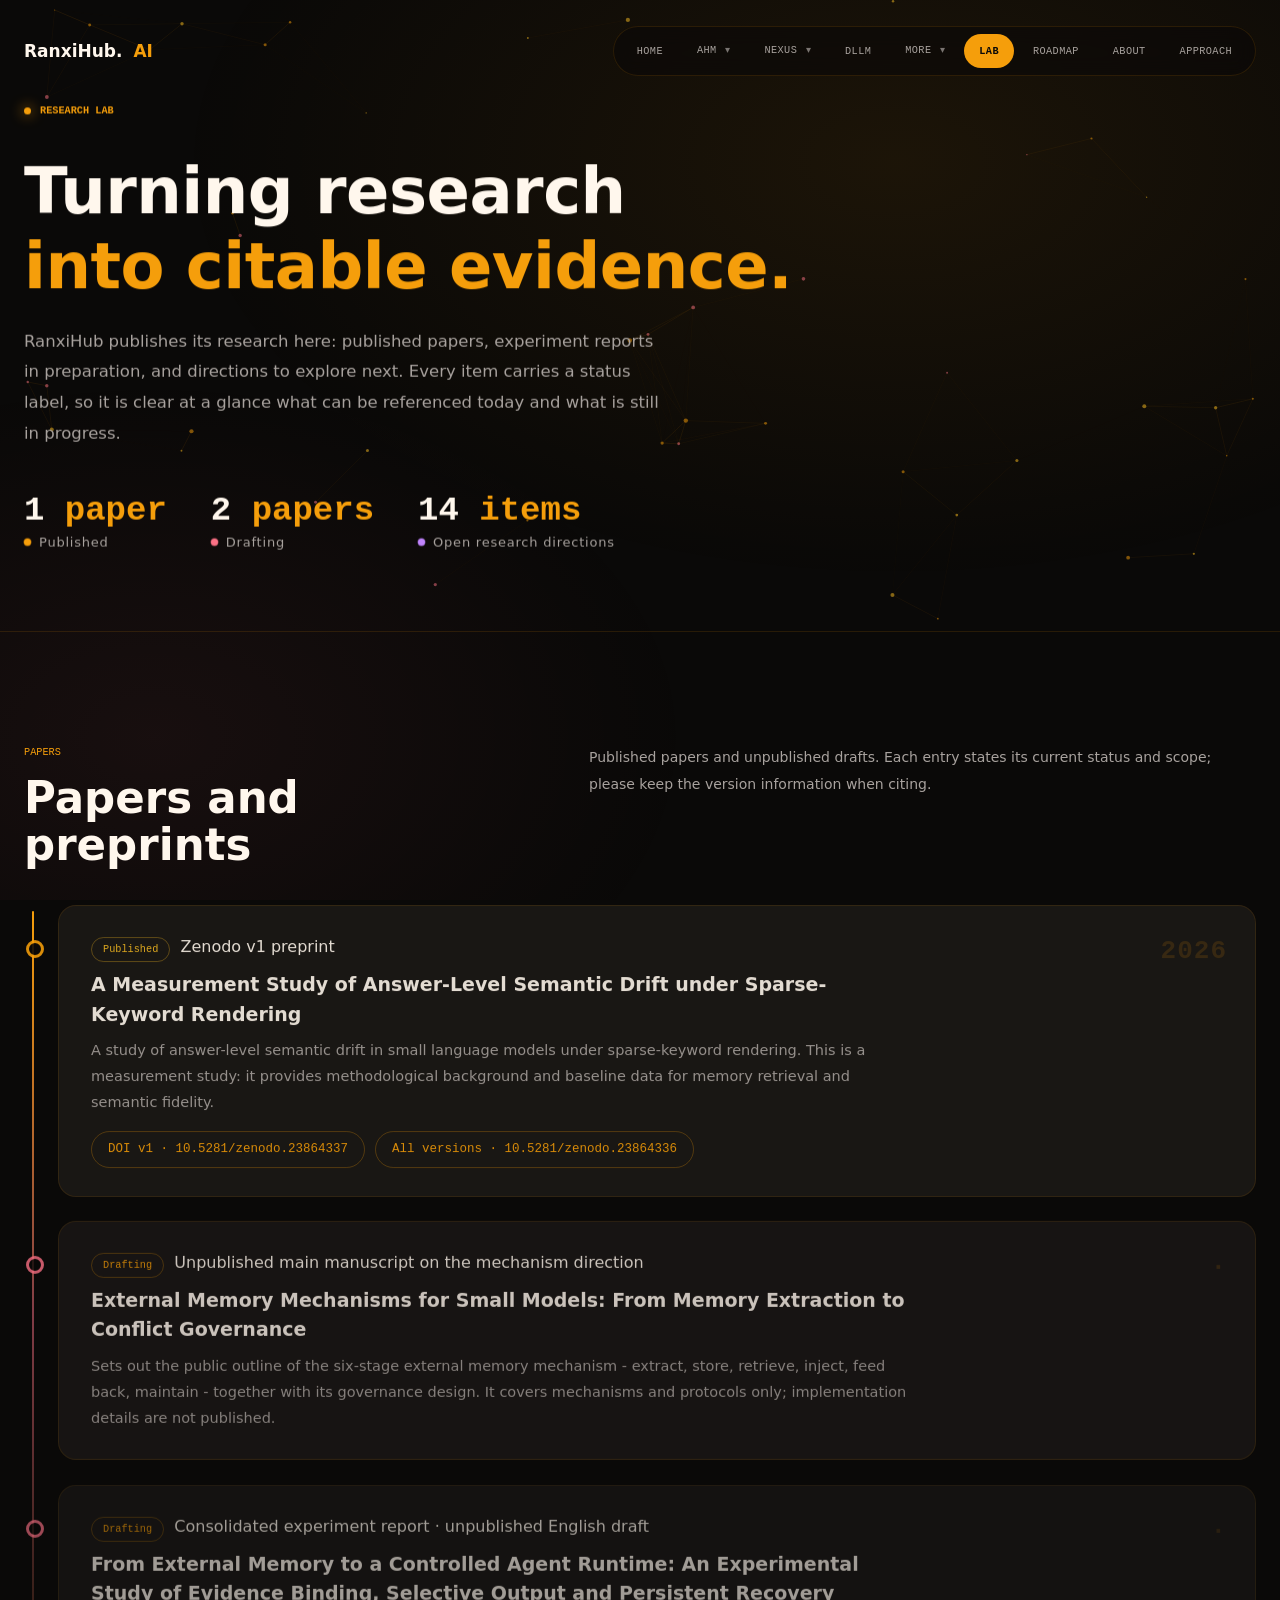
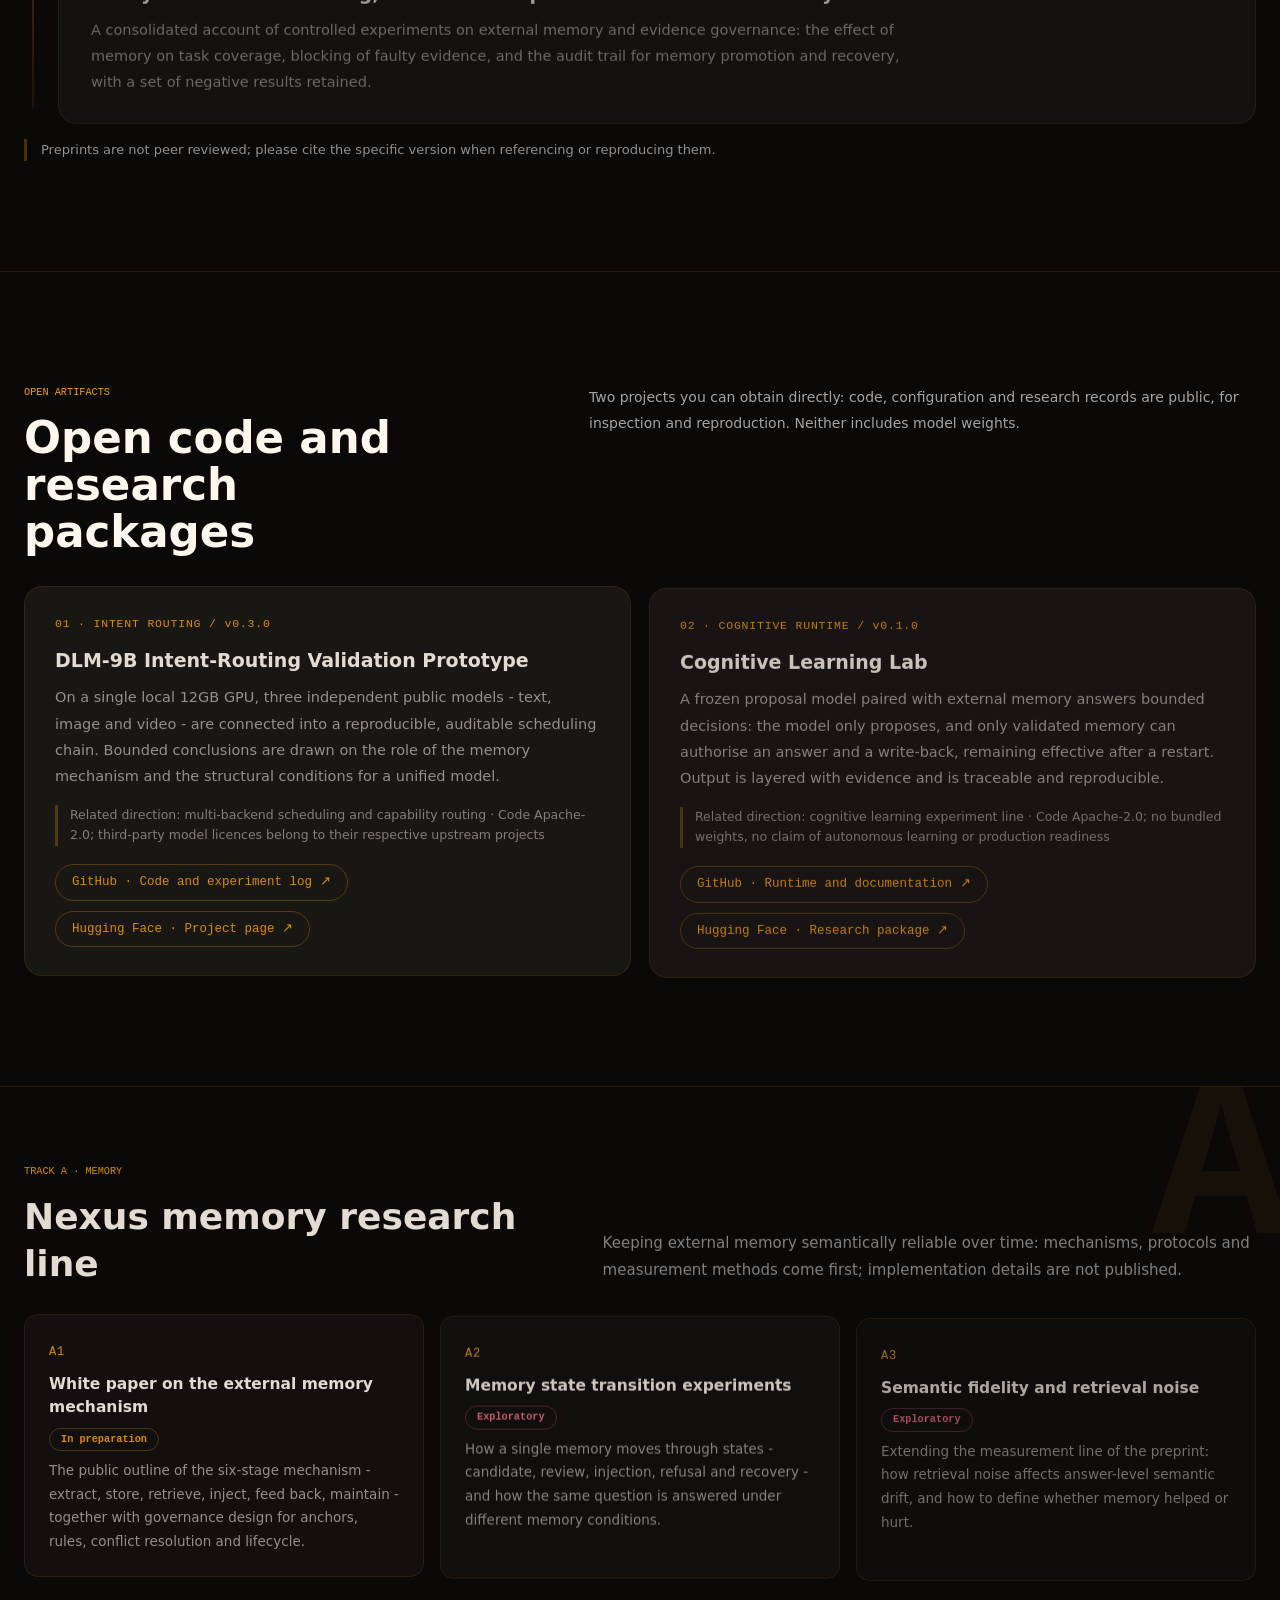
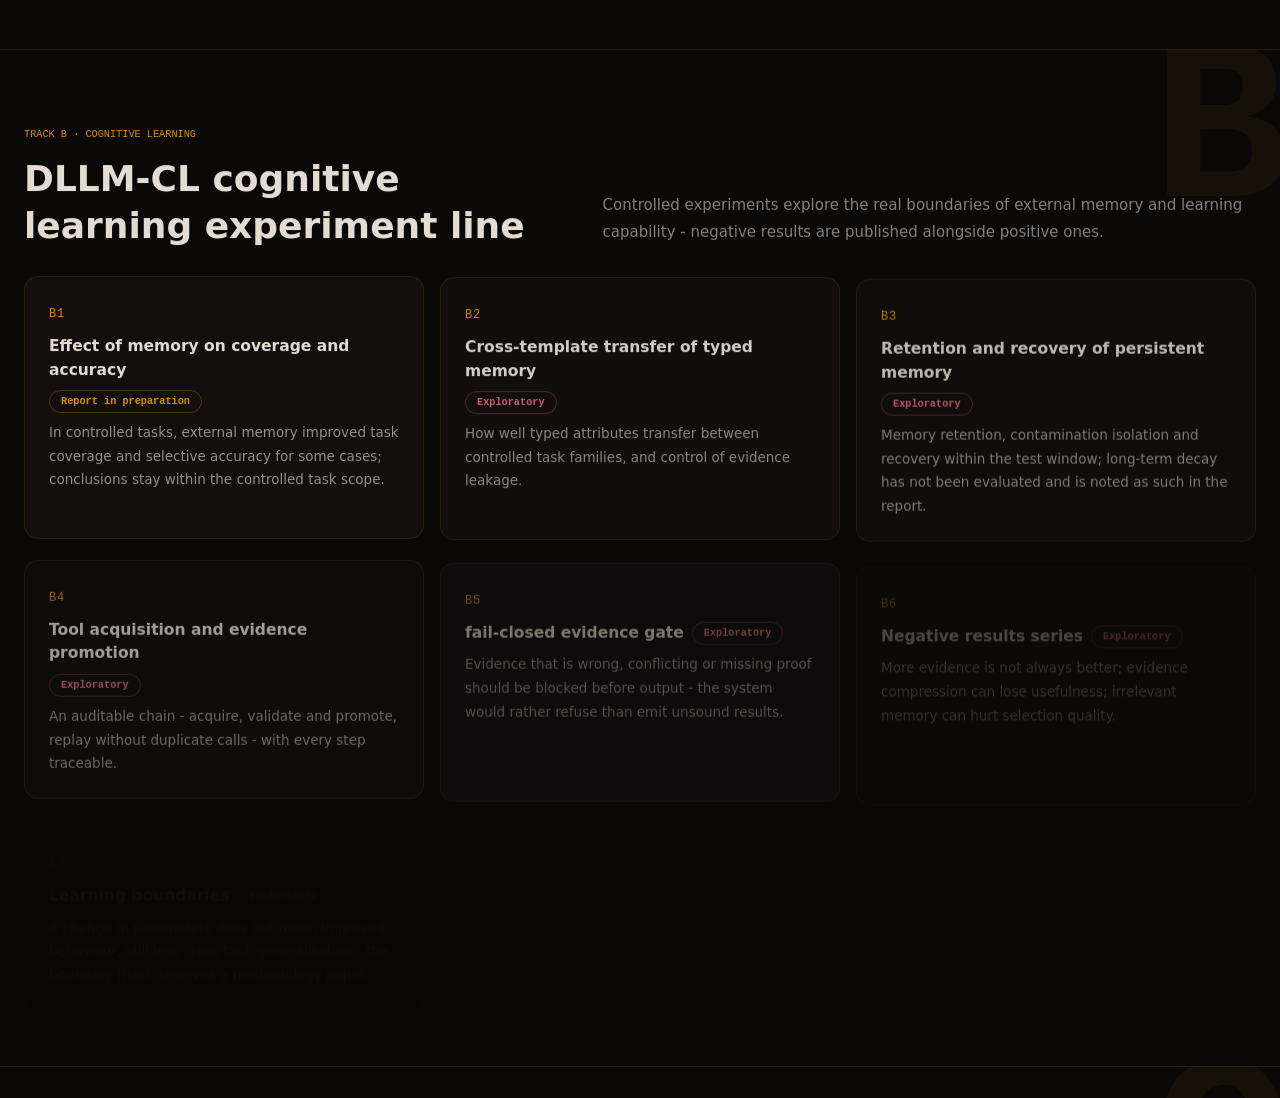
<file: research.html>
<!DOCTYPE html><html lang="en"><head><meta charset="UTF-8"><meta name="viewport" content="width=device-width,initial-scale=1"><meta http-equiv="refresh" content="0;url=lab/index.html"><link rel="canonical" href="lab/index.html"><title>Redirecting to RanxiHub Lab</title></head><body><p><a href="lab/index.html">Continue to RanxiHub.AI Lab</a></p></body></html>
</file>
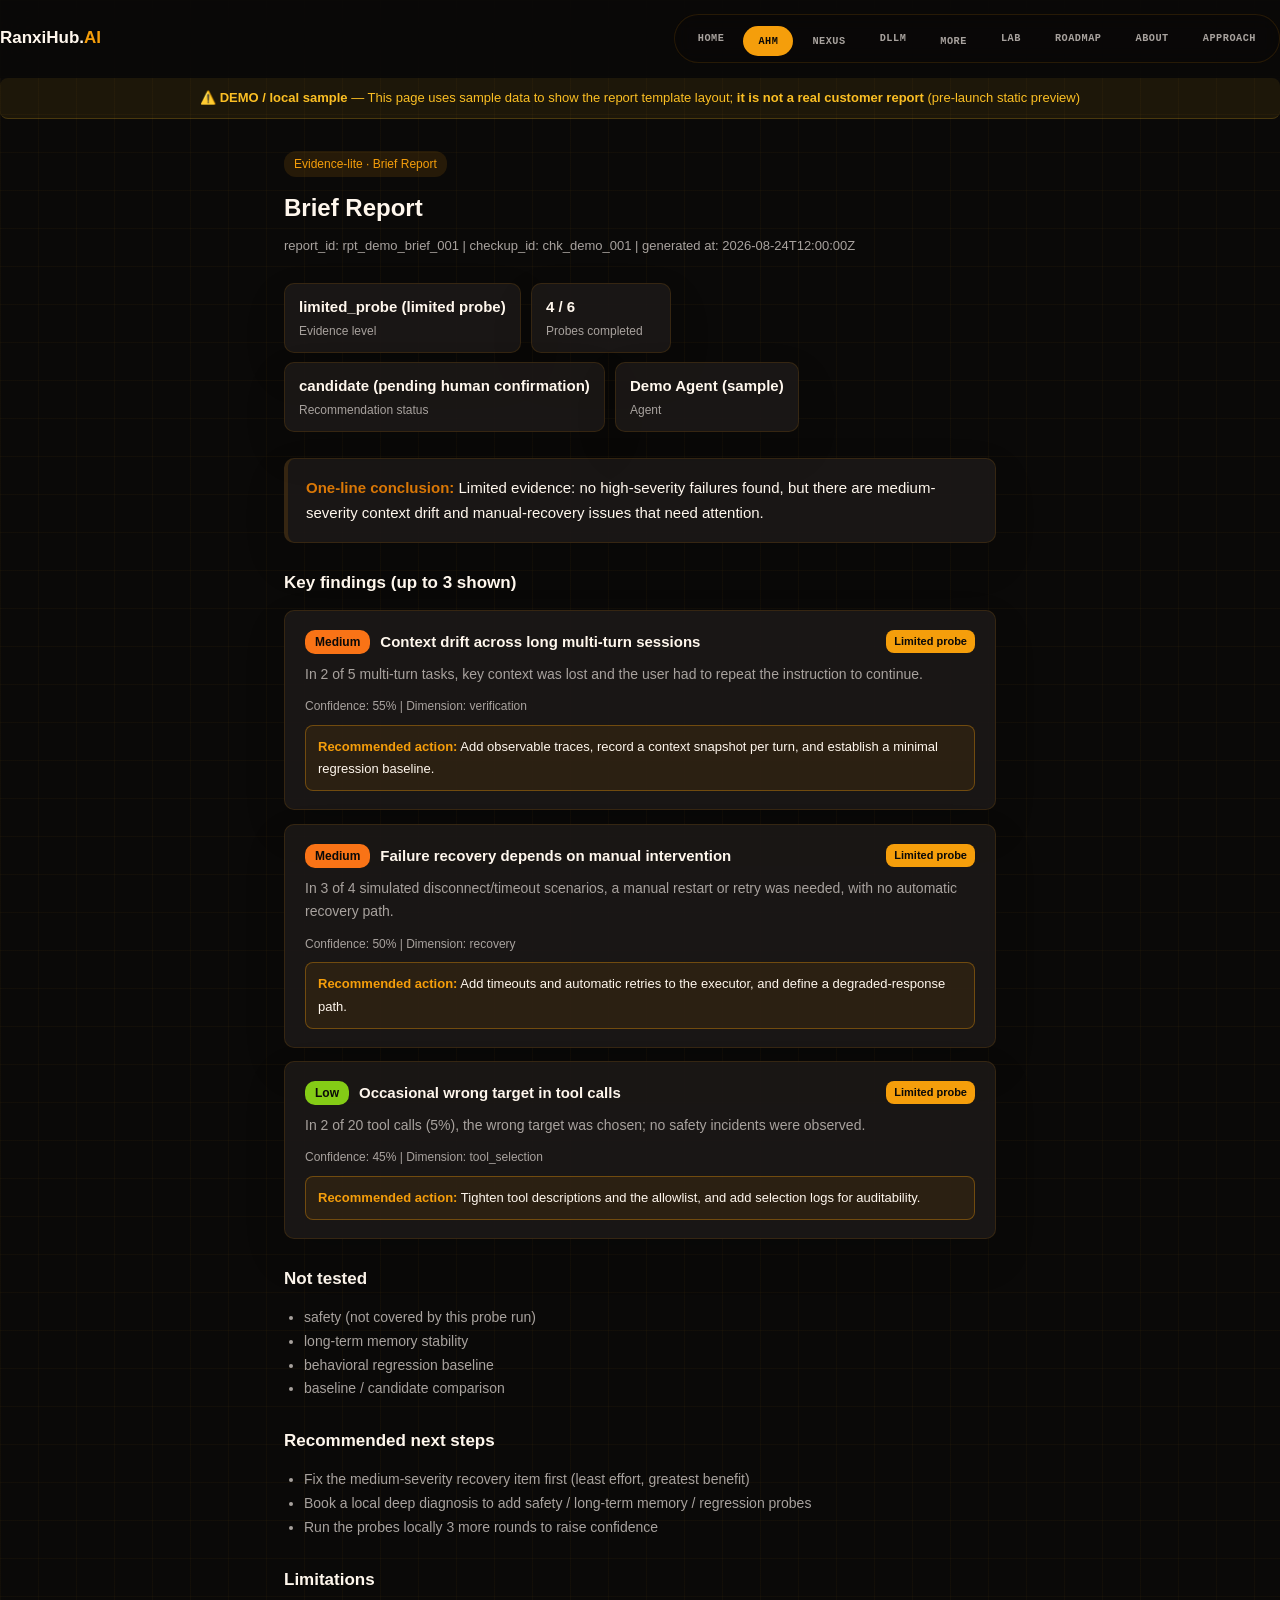
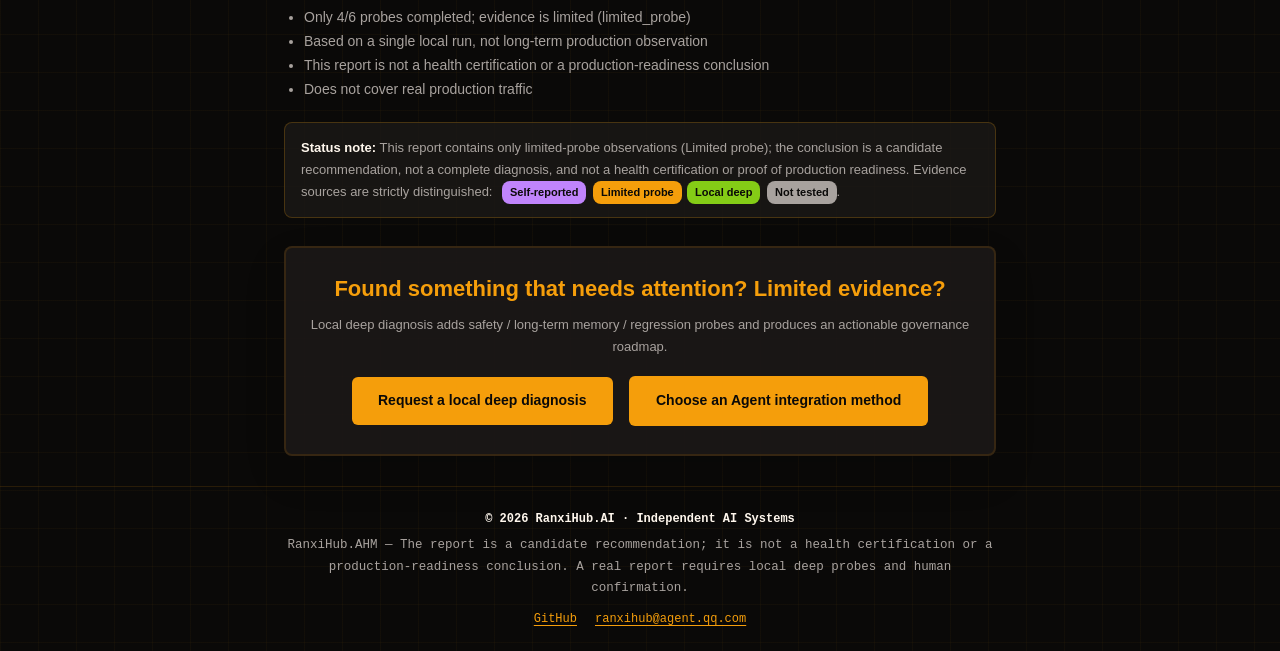
<file: ahm/brief-report.html>
<!DOCTYPE html>
<html lang="en">
<head>
<meta charset="UTF-8">
<meta name="viewport" content="width=device-width, initial-scale=1.0">
<meta name="description" content="RanxiHub.AHM Brief Report — Evidence-lite report template sample (DEMO).">
<link rel="icon" type="image/svg+xml" href="../favicon.svg">
<title>RanxiHub.AI · AHM Brief Report</title>
<link rel="stylesheet" href="../assets/ranxihub.css">
<link rel="stylesheet" href="../assets/motion.css">
<style>
  *{box-sizing:border-box;margin:0;padding:0;}
  body{font-family:-apple-system,BlinkMacSystemFont,"Segoe UI","PingFang SC","Microsoft YaHei",sans-serif;line-height:1.7;}
  .wrap{max-width:760px;margin:0 auto;padding:0 24px;}
  header{border-bottom:1px solid var(--line);}
  .nav{display:flex;justify-content:space-between;align-items:center;padding:14px 0;}
  
  
  .nav a:hover{color:var(--brand);}
  .demo{background:#fff7ed8e1;border-bottom:1px solid rgba(251,191,36,.35);color:#fbbf24;font-size:13px;padding:9px 0;text-align:center;}
  .demo b{color:#fbbf24;}
  .mhead{padding:30px 0 8px;}
  .mhead .kind{display:inline-block;background:rgba(245,158,11,.14);color:var(--brand);font-size:12px;padding:3px 10px;border-radius:12px;margin-bottom:10px;}
  .mhead h1{font-size:24px;font-weight:800;}
  .meta{color:var(--mut);font-size:13px;margin-top:6px;}
  .chips{display:flex;gap:10px;flex-wrap:wrap;margin:18px 0 26px;}
  .chip{background:var(--card);border:1px solid var(--line);border-radius:10px;padding:10px 14px;font-size:13px;min-width:140px;}
  .chip b{display:block;font-size:15px;}
  .chip .lbl{color:var(--mut);font-size:12px;}
  .concl{background:var(--card);border:1px solid var(--line);border-left:4px solid var(--brand);border-radius:10px;padding:16px 18px;margin-bottom:26px;font-size:15px;}
  .concl b{color:var(--brand-d);}
  h2{font-size:17px;font-weight:800;margin:26px 0 12px;}
  .f{background:var(--card);border:1px solid var(--line);border-radius:12px;padding:18px 20px;margin-bottom:14px;}
  .f .fh{display:flex;align-items:center;gap:10px;flex-wrap:wrap;margin-bottom:8px;}
  .sev{font-size:12px;font-weight:700;padding:2px 10px;border-radius:10px;color:#fff;}
  .sev.high{background:var(--sev-high);}.sev.medium{background:var(--sev-med);}.sev.low{background:var(--sev-low);}
  .f h3{font-size:15px;flex:1;min-width:200px;}
  .f .obs{font-size:14px;color:var(--mut);margin:4px 0 10px;}
  .f .act{font-size:13px;background:rgba(245,158,11,.08);border:1px solid rgba(245,158,11,.28);border-radius:8px;padding:10px 12px;margin-top:8px;}
  .f .act b{color:var(--brand-d);}
  .tag{display:inline-block;font-size:11px;font-weight:700;padding:2px 8px;border-radius:8px;color:#fff;}
  .tag.self_reported{background:var(--ev-sr);}
  .tag.limited_probe{background:var(--ev-lp);}
  .tag.deep_local{background:var(--ev-dl);}
  .tag.not_tested{background:var(--ev-nt);}
  .conf{font-size:12px;color:var(--mut);}
  ul{margin:6px 0 8px 20px;font-size:14px;color:var(--mut);}
  .note{background:#fff7ed4e6;border:1px solid rgba(249,115,22,.35);border-radius:10px;padding:14px 16px;font-size:13px;color:#fbbf24;margin:20px 0;}
  .cta{background:var(--card);border:2px solid var(--brand);border-radius:12px;padding:22px;text-align:center;margin:28px 0;}
  .cta .p{font-size:22px;font-weight:800;color:var(--brand);}
  .btn{display:inline-block;padding:12px 26px;border-radius:8px;font-size:14px;font-weight:600;text-decoration:none;transition:.15s;margin:6px;}
  .btn-p{background:var(--brand);color:#fff;}
  .btn-p:hover{background:var(--brand-d);}
  .btn-o{background:#fff7ed7ed;color:var(--brand);border:1.5px solid var(--brand);}
  .btn-o:hover{background:rgba(245,158,11,.10);}
  footer{border-top:1px solid var(--line);padding:22px 0;color:var(--mut);font-size:12px;text-align:center;margin-top:30px;}
  @media print{
    .nav,.demo,.cta,.btn,footer{display:none;}
    body{background:#fff7ed7ed;}
    .f,.concl,.note{box-shadow:none;page-break-inside:avoid;}
  }
</style>
</head>
<body>
<header>
  <div class="wrap nav">
    <a class="logo" href="../index.html">RanxiHub.<span>AI</span></a>
    <nav aria-label="Main navigation"><a href="../index.html">Home</a><div class="has-menu"><a href="index.html" class="cur">AHM</a><div class="sub-menu"><a href="index.html">AHM Overview</a><a href="self-test.html">Free Self-Test</a><a href="connect.html">Integration</a><a href="deep-diagnosis.html">Deep Diagnosis</a><a href="brief-report.html" class="cur">Brief Report</a><a href="report.html">Detailed Report</a></div></div><div class="has-menu"><a href="../nexus/index.html">NEXUS</a><div class="sub-menu"><a href="../nexus/index.html">Nexus Overview</a></div></div><a href="../dllm/index.html">DLLM</a><div class="has-menu"><a href="../others/index.html">More</a><div class="sub-menu"><a href="../others/index.html#frametale">FrameTale</a><a href="../others/index.html#digitallife">Digital Life</a><a href="../others/index.html#dshplus">DSH-PLUS</a></div></div><a href="../lab/index.html">Lab</a><a href="../index.html#roadmap">Roadmap</a><a href="../about.html">About</a><a href="../index.html#principles">Approach</a></nav>
  </div>
</header>
<div class="demo">⚠️ <b>DEMO / local sample</b> — This page uses sample data to show the report template layout; <b>it is not a real customer report</b> (pre-launch static preview)</div>

<div class="wrap">
  <div class="mhead">
    <span class="kind" id="kind"></span>
    <h1 id="title"></h1>
    <div class="meta" id="meta"></div>
  </div>

  <div class="chips" id="chips"></div>

  <div class="concl" id="concl"></div>

  <h2>Key findings (up to 3 shown)</h2>
  <div id="findings"></div>

  <h2>Not tested</h2>
  <ul id="untested"></ul>

  <h2>Recommended next steps</h2>
  <ul id="nextSteps"></ul>

  <h2>Limitations</h2>
  <ul id="limitations"></ul>

  <div class="note" id="note"></div>

  <div class="cta">
    <p class="p">Found something that needs attention? Limited evidence?</p>
    <p style="color:var(--mut);font-size:13px;margin:6px 0 12px;">Local deep diagnosis adds safety / long-term memory / regression probes and produces an actionable governance roadmap.</p>
    <a class="btn btn-p" href="deep-diagnosis.html">Request a local deep diagnosis</a>
    <a class="btn btn-o" href="connect.html">Choose an Agent integration method</a>
  </div>
</div>

<footer>
  <div class="wrap">
    <div style="font-weight:700;color:var(--ink);">© 2026 RanxiHub.AI · Independent AI Systems</div>
    <div style="font-size:12.5px;color:var(--mut);margin-top:6px;">RanxiHub.AHM — The report is a candidate recommendation; it is not a health certification or a production-readiness conclusion. A real report requires local deep probes and human confirmation.</div>
    <div class="footer-legal" style="margin-top:10px;">
      <a href="https://github.com/kialajin-l" target="_blank" rel="noopener">GitHub</a>
      <a href="mailto:ranxihub@agent.qq.com">ranxihub@agent.qq.com</a>
    </div>
  </div>
</footer>

<script>
// ===== Inline fixture (demo/local sample). In a real deployment a report renderer injects data of the same shape =====
var FIXTURE = {
  "report_schema_version": "1.0.0",
  "report_id": "rpt_demo_brief_001",
  "report_kind": "brief",
  "generated_at": "2026-08-24T12:00:00Z",
  "checkup_id": "chk_demo_001",
  "agent_name": "Demo Agent (sample)",
  "evidence_level": "limited_probe",
  "scope": { "probe_window_days": 1, "probes_requested": 6, "probes_completed": 4, "runtime": "local-connector 0.1.0 (planned)" },
  "summary": { "one_liner": "Limited evidence: no high-severity failures found, but there are medium-severity context drift and manual-recovery issues that need attention.", "failure_total": 3 },
  "findings": [
    { "category": "verification", "title": "Context drift across long multi-turn sessions", "severity": "medium",
      "observation": "In 2 of 5 multi-turn tasks, key context was lost and the user had to repeat the instruction to continue.",
      "evidence": "limited_probe", "confidence": 0.55,
      "recommended_action": "Add observable traces, record a context snapshot per turn, and establish a minimal regression baseline." },
    { "category": "recovery", "title": "Failure recovery depends on manual intervention", "severity": "medium",
      "observation": "In 3 of 4 simulated disconnect/timeout scenarios, a manual restart or retry was needed, with no automatic recovery path.",
      "evidence": "limited_probe", "confidence": 0.5,
      "recommended_action": "Add timeouts and automatic retries to the executor, and define a degraded-response path." },
    { "category": "tool_selection", "title": "Occasional wrong target in tool calls", "severity": "low",
      "observation": "In 2 of 20 tool calls (5%), the wrong target was chosen; no safety incidents were observed.",
      "evidence": "limited_probe", "confidence": 0.45,
      "recommended_action": "Tighten tool descriptions and the allowlist, and add selection logs for auditability." }
  ],
  "untested": ["safety (not covered by this probe run)", "long-term memory stability", "behavioral regression baseline", "baseline / candidate comparison"],
  "next_steps": ["Fix the medium-severity recovery item first (least effort, greatest benefit)", "Book a local deep diagnosis to add safety / long-term memory / regression probes", "Run the probes locally 3 more rounds to raise confidence"],
  "limitations": ["Only 4/6 probes completed; evidence is limited (limited_probe)", "Based on a single local run, not long-term production observation", "This report is not a health certification or a production-readiness conclusion", "Does not cover real production traffic"],
  "recommendation_status": "candidate"
};

var EV_LABEL = { self_reported: "Self-reported", limited_probe: "Limited probe", deep_local: "Local deep", not_tested: "Not tested" };

function el(tag, cls, text){
  var n = document.createElement(tag);
  if (cls) n.className = cls;
  if (text !== undefined && text !== null) n.textContent = text; // textContent = native HTML escaping
  return n;
}
function render(){
  var d = FIXTURE;
  document.getElementById("kind").textContent = "Evidence-lite · Brief Report";
  document.getElementById("title").textContent = (d.scope && d.scope.runtime ? "Brief Report" : "Brief Report");
  document.getElementById("meta").textContent =
    "report_id: " + d.report_id + " | checkup_id: " + d.checkup_id + " | generated at: " + d.generated_at;

  var chips = document.getElementById("chips");
  chips.appendChild(chip("Evidence level", "limited_probe (limited probe)"));
  chips.appendChild(chip("Probes completed", (d.scope ? d.scope.probes_completed : 0) + " / " + (d.scope ? d.scope.probes_requested : 0)));
  chips.appendChild(chip("Recommendation status", "candidate (pending human confirmation)"));
  chips.appendChild(chip("Agent", d.agent_name));

  var concl = document.getElementById("concl");
  concl.appendChild(el("b", null, "One-line conclusion:"));
  concl.appendChild(document.createTextNode(" " + d.summary.one_liner));

  var f = document.getElementById("findings");
  d.findings.forEach(function(fi){
    var card = el("div", "f");
    var fh = el("div", "fh");
    fh.appendChild(el("span", "sev " + fi.severity, sevLabel(fi.severity)));
    fh.appendChild(el("h3", null, fi.title));
    fh.appendChild(el("span", "tag " + fi.evidence, EV_LABEL[fi.evidence] || fi.evidence));
    card.appendChild(fh);
    card.appendChild(el("p", "obs", fi.observation));
    var conf = el("div", "conf");
    conf.textContent = "Confidence: " + Math.round(fi.confidence * 100) + "% | Dimension: " + fi.category;
    card.appendChild(conf);
    var act = el("div", "act");
    act.appendChild(el("b", null, "Recommended action:"));
    act.appendChild(document.createTextNode(" " + fi.recommended_action));
    card.appendChild(act);
    f.appendChild(card);
  });

  var ut = document.getElementById("untested");
  d.untested.forEach(function(x){ ut.appendChild(el("li", null, x)); });

  var ns = document.getElementById("nextSteps");
  d.next_steps.forEach(function(x){ ns.appendChild(el("li", null, x)); });

  var lm = document.getElementById("limitations");
  d.limitations.forEach(function(x){ lm.appendChild(el("li", null, x)); });

  var note = document.getElementById("note");
  note.appendChild(el("b", null, "Status note:"));
  note.appendChild(document.createTextNode(" This report contains only limited-probe observations (" + EV_LABEL[d.evidence_level] + "); the conclusion is a candidate recommendation, not a complete diagnosis, and not a health certification or proof of production readiness. Evidence sources are strictly distinguished: "));
  ["self_reported","limited_probe","deep_local","not_tested"].forEach(function(k){
    var s = el("span", "tag " + k, EV_LABEL[k]); s.style.marginLeft = "6px";
    note.appendChild(s);
  });
  note.appendChild(document.createTextNode("."));
}
function chip(lbl, val){
  var c = el("div", "chip");
  c.appendChild(el("b", null, val));
  c.appendChild(el("span", "lbl", lbl));
  return c;
}
function sevLabel(s){ return s === "high" ? "High" : (s === "medium" ? "Medium" : "Low"); }
render();
</script>
<script src="../assets/motion.js" defer></script>
</body>
</html>
</file>
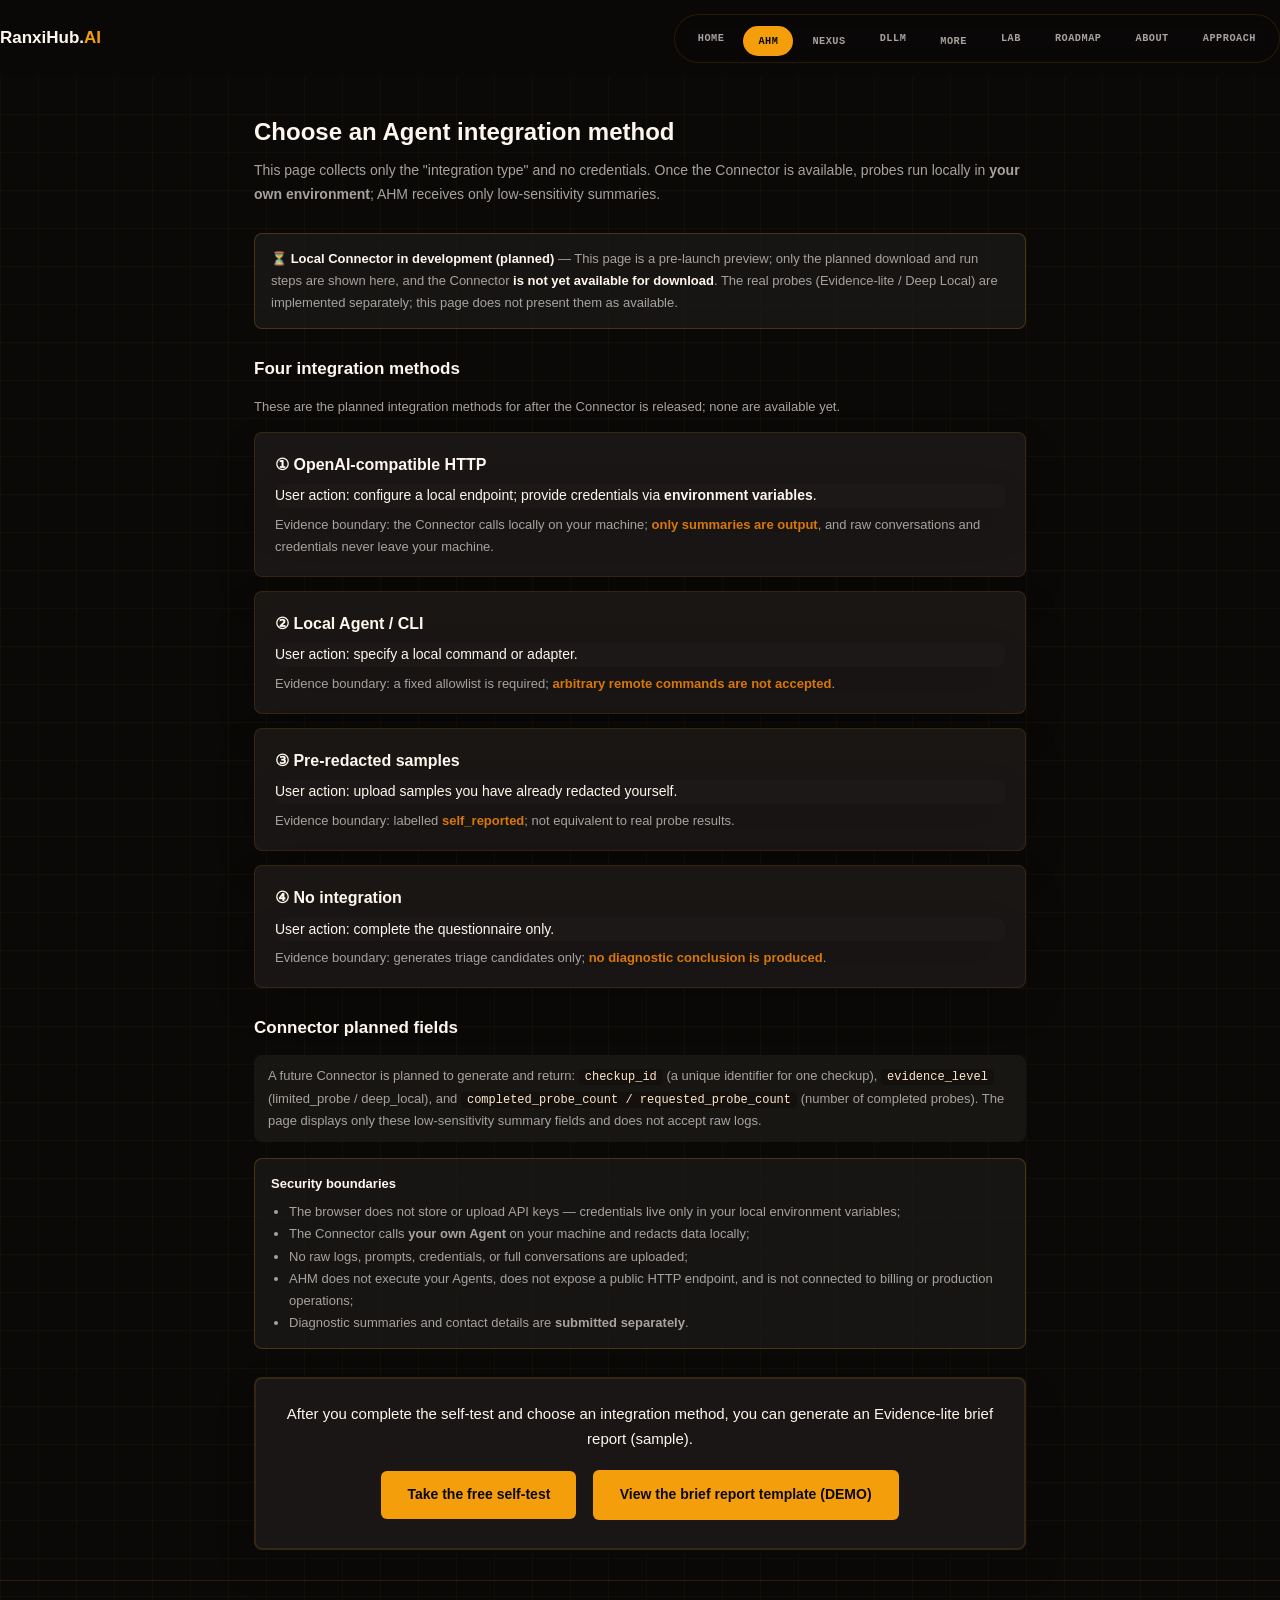
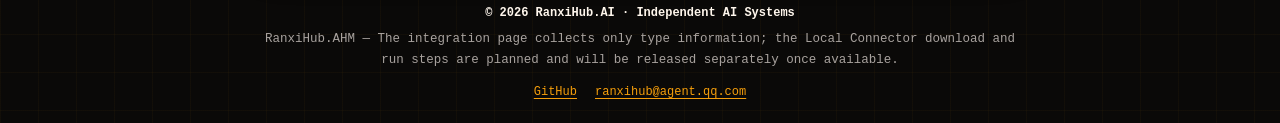
<file: ahm/connect.html>
<!DOCTYPE html>
<html lang="en">
<head>
<meta charset="UTF-8">
<meta name="viewport" content="width=device-width, initial-scale=1.0">
<meta name="description" content="RanxiHub.AHM Integration — Four Agent integration paths and security boundaries.">
<link rel="icon" type="image/svg+xml" href="../favicon.svg">
<title>RanxiHub.AI · AHM Integration</title>
<link rel="stylesheet" href="../assets/ranxihub.css">
<link rel="stylesheet" href="../assets/motion.css">
<style>
  *{box-sizing:border-box;margin:0;padding:0;}
  body{font-family:-apple-system,BlinkMacSystemFont,"Segoe UI","PingFang SC","Microsoft YaHei",sans-serif;line-height:1.7;}
  .wrap{max-width:820px;margin:0 auto;padding:0 24px;}
  header{border-bottom:1px solid var(--line);}
  .nav{display:flex;justify-content:space-between;align-items:center;padding:14px 0;}
  
  
  .nav a:hover{color:var(--brand);}
  .head{padding:34px 0 8px;}
  .head h1{font-size:24px;font-weight:800;}
  .head p{color:var(--mut);font-size:14px;margin-top:6px;}
  .planned{background:#fff7ed8e1;border:1px solid rgba(251,191,36,.35);border-radius:10px;padding:14px 16px;font-size:13px;color:#fbbf24;margin:18px 0;}
  .planned b{color:#fbbf24;}
  .m{background:var(--card);border:1px solid var(--line);border-radius:12px;padding:18px 20px;margin-bottom:14px;}
  .m h3{font-size:16px;margin-bottom:6px;}
  .m .bd{font-size:13px;color:var(--mut);margin-top:6px;}
  .m .bd b{color:var(--brand-d);}
  .step{font-size:14px;margin:4px 0;}
  .field{background:#14100d;border-radius:8px;padding:10px 14px;font-size:13px;margin-top:8px;}
  .field code{background:#14100d;padding:1px 6px;border-radius:4px;font-size:12px;}
  h2{font-size:17px;font-weight:800;margin:26px 0 12px;}
  .safe{background:rgba(245,158,11,.08);border:1px solid rgba(245,158,11,.28);border-radius:10px;padding:14px 16px;font-size:13px;margin:16px 0;}
  .safe ul{margin:6px 0 0 18px;}
  .cta{background:var(--card);border:2px solid var(--brand);border-radius:12px;padding:22px;text-align:center;margin:28px 0;}
  .btn{display:inline-block;padding:12px 26px;border-radius:8px;font-size:14px;font-weight:600;text-decoration:none;transition:.15s;margin:6px;}
  .btn-p{background:var(--brand);color:#fff;}
  .btn-p:hover{background:var(--brand-d);}
  .btn-o{background:#fff7ed7ed;color:var(--brand);border:1.5px solid var(--brand);}
  .btn-o:hover{background:rgba(245,158,11,.10);}
  footer{border-top:1px solid var(--line);padding:22px 0;color:var(--mut);font-size:12px;text-align:center;margin-top:30px;}
</style>
</head>
<body>
<header>
  <div class="wrap nav">
    <a class="logo" href="../index.html">RanxiHub.<span>AI</span></a>
    <nav aria-label="Main navigation"><a href="../index.html">Home</a><div class="has-menu"><a href="index.html" class="cur">AHM</a><div class="sub-menu"><a href="index.html">AHM Overview</a><a href="self-test.html">Free Self-Test</a><a href="connect.html" class="cur">Integration</a><a href="deep-diagnosis.html">Deep Diagnosis</a><a href="brief-report.html">Brief Report</a><a href="report.html">Detailed Report</a></div></div><div class="has-menu"><a href="../nexus/index.html">NEXUS</a><div class="sub-menu"><a href="../nexus/index.html">Nexus Overview</a></div></div><a href="../dllm/index.html">DLLM</a><div class="has-menu"><a href="../others/index.html">More</a><div class="sub-menu"><a href="../others/index.html#frametale">FrameTale</a><a href="../others/index.html#digitallife">Digital Life</a><a href="../others/index.html#dshplus">DSH-PLUS</a></div></div><a href="../lab/index.html">Lab</a><a href="../index.html#roadmap">Roadmap</a><a href="../about.html">About</a><a href="../index.html#principles">Approach</a></nav>
  </div>
</header>

<div class="wrap">
  <div class="head">
    <h1>Choose an Agent integration method</h1>
    <p>This page collects only the "integration type" and no credentials. Once the Connector is available, probes run locally in <strong>your own environment</strong>; AHM receives only low-sensitivity summaries.</p>
  </div>

  <div class="planned">⏳ <b>Local Connector in development (planned)</b> — This page is a pre-launch preview; only the planned download and run steps are shown here, and the Connector <b>is not yet available for download</b>. The real probes (Evidence-lite / Deep Local) are implemented separately; this page does not present them as available.</div>

  <h2>Four integration methods</h2>
  <p style="font-size:13px;color:var(--mut);margin-bottom:14px;">These are the planned integration methods for after the Connector is released; none are available yet.</p>

  <div class="m">
    <h3>① OpenAI-compatible HTTP</h3>
    <div class="step">User action: configure a local endpoint; provide credentials via <strong>environment variables</strong>.</div>
    <div class="bd">Evidence boundary: the Connector calls locally on your machine; <b>only summaries are output</b>, and raw conversations and credentials never leave your machine.</div>
  </div>

  <div class="m">
    <h3>② Local Agent / CLI</h3>
    <div class="step">User action: specify a local command or adapter.</div>
    <div class="bd">Evidence boundary: a fixed allowlist is required; <b>arbitrary remote commands are not accepted</b>.</div>
  </div>

  <div class="m">
    <h3>③ Pre-redacted samples</h3>
    <div class="step">User action: upload samples you have already redacted yourself.</div>
    <div class="bd">Evidence boundary: labelled <b>self_reported</b>; not equivalent to real probe results.</div>
  </div>

  <div class="m">
    <h3>④ No integration</h3>
    <div class="step">User action: complete the questionnaire only.</div>
    <div class="bd">Evidence boundary: generates triage candidates only; <b>no diagnostic conclusion is produced</b>.</div>
  </div>

  <h2>Connector planned fields</h2>
  <div class="field">
    A future Connector is planned to generate and return: <code>checkup_id</code> (a unique identifier for one checkup), <code>evidence_level</code> (limited_probe / deep_local), and <code>completed_probe_count / requested_probe_count</code> (number of completed probes). The page displays only these low-sensitivity summary fields and does not accept raw logs.
  </div>

  <div class="safe">
    <b>Security boundaries</b>
    <ul>
      <li>The browser does not store or upload API keys — credentials live only in your local environment variables;</li>
      <li>The Connector calls <strong>your own Agent</strong> on your machine and redacts data locally;</li>
      <li>No raw logs, prompts, credentials, or full conversations are uploaded;</li>
      <li>AHM does not execute your Agents, does not expose a public HTTP endpoint, and is not connected to billing or production operations;</li>
      <li>Diagnostic summaries and contact details are <strong>submitted separately</strong>.</li>
    </ul>
  </div>

  <div class="cta">
    <p style="font-size:15px;margin-bottom:12px;">After you complete the self-test and choose an integration method, you can generate an Evidence-lite brief report (sample).</p>
    <a class="btn btn-p" href="self-test.html">Take the free self-test</a>
    <a class="btn btn-o" href="brief-report.html">View the brief report template (DEMO)</a>
  </div>
</div>

<footer>
  <div class="wrap">
    <div style="font-weight:700;color:var(--ink);">© 2026 RanxiHub.AI · Independent AI Systems</div>
    <div style="font-size:12.5px;color:var(--mut);margin-top:6px;">RanxiHub.AHM — The integration page collects only type information; the Local Connector download and run steps are planned and will be released separately once available.</div>
    <div class="footer-legal" style="margin-top:10px;">
      <a href="https://github.com/kialajin-l" target="_blank" rel="noopener">GitHub</a>
      <a href="mailto:ranxihub@agent.qq.com">ranxihub@agent.qq.com</a>
    </div>
  </div>
</footer>
<script src="../assets/motion.js" defer></script>
</body>
</html>
</file>
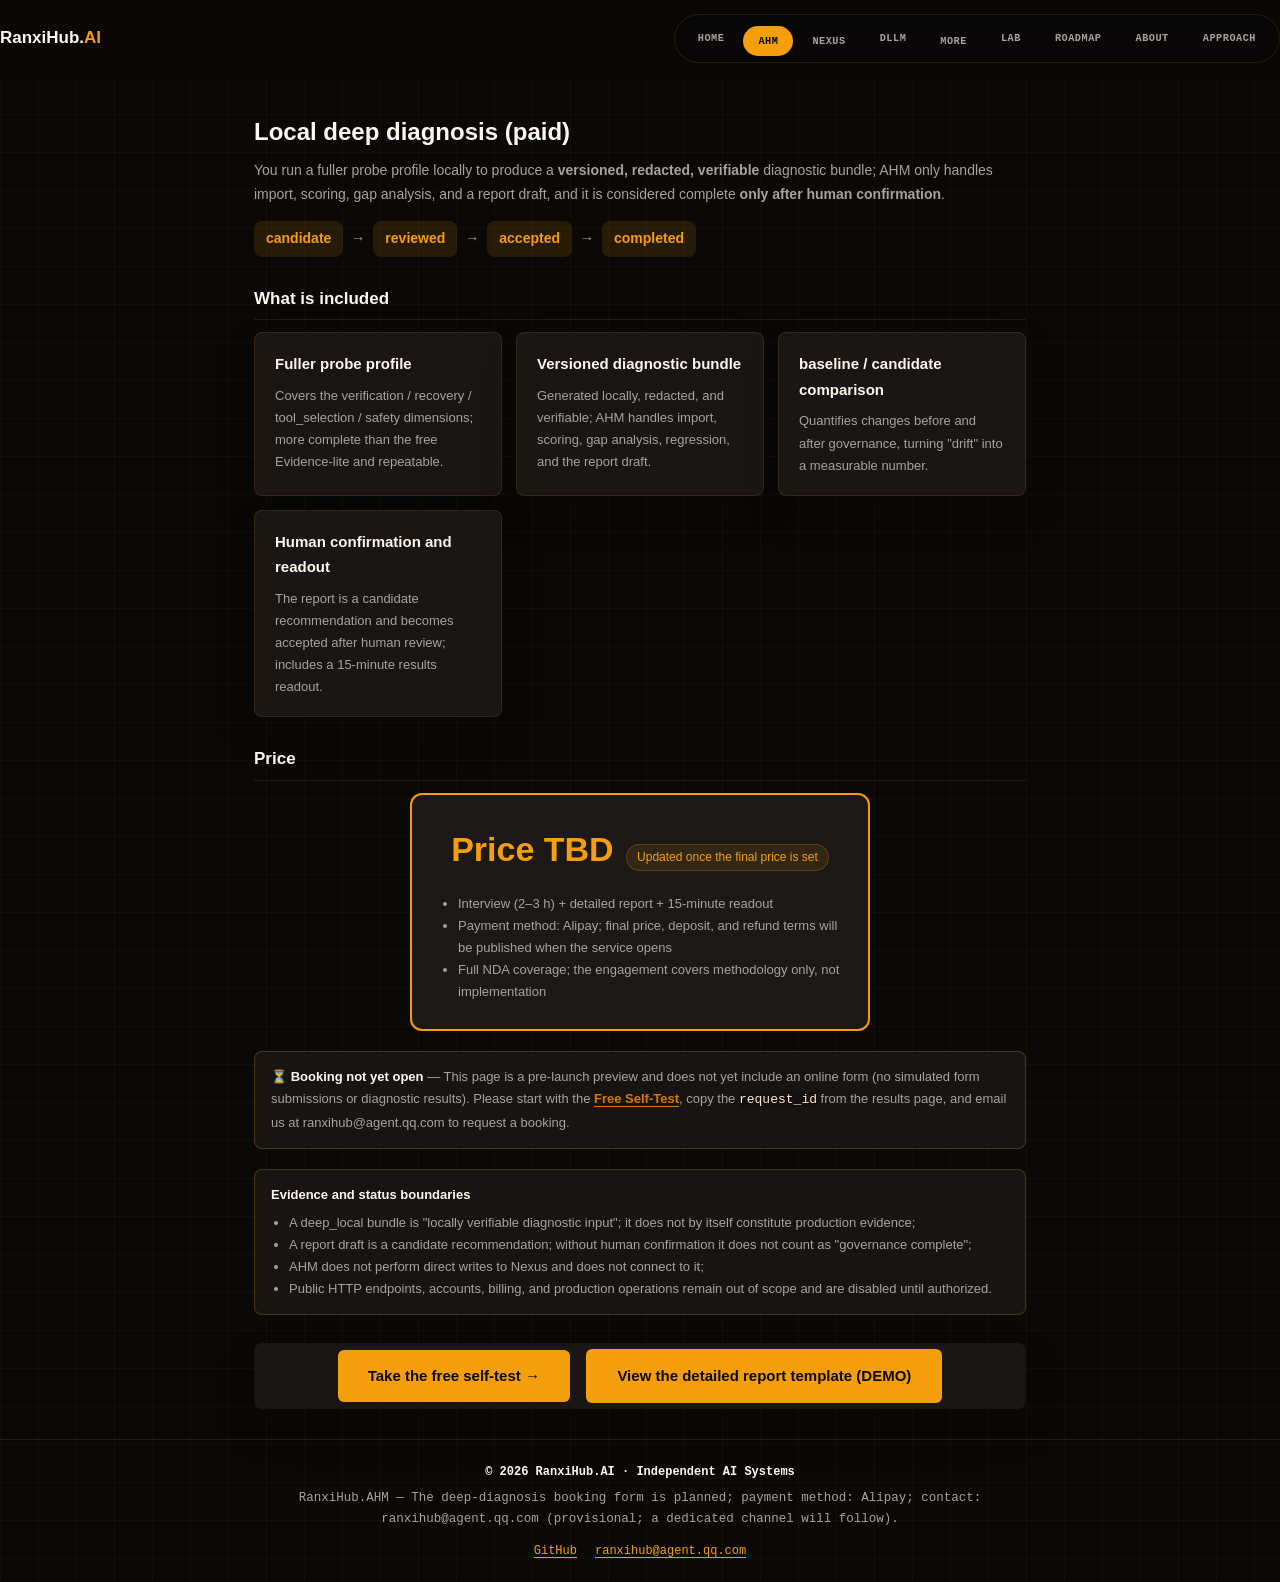
<file: ahm/deep-diagnosis.html>
<!DOCTYPE html>
<html lang="en">
<head>
<meta charset="UTF-8">
<meta name="viewport" content="width=device-width, initial-scale=1.0">
<meta name="description" content="RanxiHub.AHM Deep Diagnosis — Local deep-diagnosis workflow and evidence boundaries.">
<link rel="icon" type="image/svg+xml" href="../favicon.svg">
<title>RanxiHub.AI · AHM Deep Diagnosis</title>
<link rel="stylesheet" href="../assets/ranxihub.css">
<link rel="stylesheet" href="../assets/motion.css">
<style>
  *{box-sizing:border-box;margin:0;padding:0;}
  body{font-family:-apple-system,BlinkMacSystemFont,"Segoe UI","PingFang SC","Microsoft YaHei",sans-serif;line-height:1.7;}
  .wrap{max-width:820px;margin:0 auto;padding:0 24px;}
  header{border-bottom:1px solid var(--line);}
  .nav{display:flex;justify-content:space-between;align-items:center;padding:14px 0;}
  
  
  .nav a:hover{color:var(--brand);}
  .head{padding:34px 0 8px;}
  .head h1{font-size:24px;font-weight:800;}
  .head p{color:var(--mut);font-size:14px;margin-top:6px;}
  h2{font-size:17px;font-weight:800;margin:28px 0 12px;padding-bottom:6px;border-bottom:1px solid var(--line);}
  .grid{display:grid;grid-template-columns:repeat(auto-fit,minmax(220px,1fr));gap:14px;}
  .card{background:var(--card);border:1px solid var(--line);border-radius:12px;padding:18px 20px;}
  .card h3{font-size:15px;margin-bottom:8px;}
  .card p{font-size:13px;color:var(--mut);}
  .flow{display:flex;gap:8px;flex-wrap:wrap;align-items:center;font-size:14px;margin:6px 0 18px;}
  .flow .ph{background:rgba(245,158,11,.14);color:var(--brand-d);border-radius:8px;padding:6px 12px;font-weight:600;}
  .flow .ar{color:var(--mut);}
  .price{background:var(--card);border:2px solid var(--brand);border-radius:12px;padding:26px;text-align:center;max-width:460px;margin:10px auto;}
  .price .p-now{font-size:34px;font-weight:800;color:var(--brand);}
  .price .p-was{color:var(--mut);text-decoration:line-through;font-size:15px;}
  .price .p-tag{display:inline-block;background:rgba(249,115,22,.16);color:var(--warn);font-size:12px;padding:2px 10px;border-radius:12px;margin-left:8px;}
  .price ul{text-align:left;margin:14px 0 0 20px;font-size:13px;color:var(--mut);}
  .note{background:#fff7ed8e1;border:1px solid rgba(251,191,36,.35);border-radius:10px;padding:14px 16px;font-size:13px;color:#fbbf24;margin:20px 0;}
  .safe{background:rgba(245,158,11,.08);border:1px solid rgba(245,158,11,.28);border-radius:10px;padding:14px 16px;font-size:13px;margin:16px 0;}
  .safe ul{margin:6px 0 0 18px;}
  .cta{text-align:center;margin:28px 0;}
  .btn{display:inline-block;padding:13px 30px;border-radius:8px;font-size:15px;font-weight:600;text-decoration:none;transition:.15s;margin:6px;}
  .btn-p{background:var(--brand);color:#fff;}
  .btn-p:hover{background:var(--brand-d);}
  .btn-o{background:#fff7ed7ed;color:var(--brand);border:1.5px solid var(--brand);}
  .btn-o:hover{background:rgba(245,158,11,.10);}
  footer{border-top:1px solid var(--line);padding:22px 0;color:var(--mut);font-size:12px;text-align:center;margin-top:30px;}
  @media(max-width:640px){.flow{flex-direction:column;align-items:flex-start;}}
</style>
</head>
<body>
<header>
  <div class="wrap nav">
    <a class="logo" href="../index.html">RanxiHub.<span>AI</span></a>
    <nav aria-label="Main navigation"><a href="../index.html">Home</a><div class="has-menu"><a href="index.html" class="cur">AHM</a><div class="sub-menu"><a href="index.html">AHM Overview</a><a href="self-test.html">Free Self-Test</a><a href="connect.html">Integration</a><a href="deep-diagnosis.html" class="cur">Deep Diagnosis</a><a href="brief-report.html">Brief Report</a><a href="report.html">Detailed Report</a></div></div><div class="has-menu"><a href="../nexus/index.html">NEXUS</a><div class="sub-menu"><a href="../nexus/index.html">Nexus Overview</a></div></div><a href="../dllm/index.html">DLLM</a><div class="has-menu"><a href="../others/index.html">More</a><div class="sub-menu"><a href="../others/index.html#frametale">FrameTale</a><a href="../others/index.html#digitallife">Digital Life</a><a href="../others/index.html#dshplus">DSH-PLUS</a></div></div><a href="../lab/index.html">Lab</a><a href="../index.html#roadmap">Roadmap</a><a href="../about.html">About</a><a href="../index.html#principles">Approach</a></nav>
  </div>
</header>

<div class="wrap">
  <div class="head">
    <h1>Local deep diagnosis (paid)</h1>
    <p>You run a fuller probe profile locally to produce a <strong>versioned, redacted, verifiable</strong> diagnostic bundle; AHM only handles import, scoring, gap analysis, and a report draft, and it is considered complete <strong>only after human confirmation</strong>.</p>
  </div>

  <div class="flow">
    <span class="ph">candidate</span><span class="ar">→</span>
    <span class="ph">reviewed</span><span class="ar">→</span>
    <span class="ph">accepted</span><span class="ar">→</span>
    <span class="ph">completed</span>
  </div>

  <h2>What is included</h2>
  <div class="grid">
    <div class="card"><h3>Fuller probe profile</h3><p>Covers the verification / recovery / tool_selection / safety dimensions; more complete than the free Evidence-lite and repeatable.</p></div>
    <div class="card"><h3>Versioned diagnostic bundle</h3><p>Generated locally, redacted, and verifiable; AHM handles import, scoring, gap analysis, regression, and the report draft.</p></div>
    <div class="card"><h3>baseline / candidate comparison</h3><p>Quantifies changes before and after governance, turning "drift" into a measurable number.</p></div>
    <div class="card"><h3>Human confirmation and readout</h3><p>The report is a candidate recommendation and becomes accepted after human review; includes a 15-minute results readout.</p></div>
  </div>

  <h2>Price</h2>
  <div class="price">
    <div><span class="p-now">Price TBD</span> <span class="p-tag">Updated once the final price is set</span></div>
    <ul>
      <li>Interview (2–3 h) + detailed report + 15-minute readout</li>
      <li>Payment method: Alipay; final price, deposit, and refund terms will be published when the service opens</li>
      <li>Full NDA coverage; the engagement covers methodology only, not implementation</li>
    </ul>
  </div>

  <div class="note">⏳ <b>Booking not yet open</b> — This page is a pre-launch preview and does not yet include an online form (no simulated form submissions or diagnostic results). Please start with the <a href="self-test.html" style="color:var(--brand-d);font-weight:600;">Free Self-Test</a>, copy the <code>request_id</code> from the results page, and email us at ranxihub@agent.qq.com to request a booking.</div>

  <div class="safe">
    <b>Evidence and status boundaries</b>
    <ul>
      <li>A deep_local bundle is "locally verifiable diagnostic input"; it does not by itself constitute production evidence;</li>
      <li>A report draft is a candidate recommendation; without human confirmation it does not count as "governance complete";</li>
      <li>AHM does not perform direct writes to Nexus and does not connect to it;</li>
      <li>Public HTTP endpoints, accounts, billing, and production operations remain out of scope and are disabled until authorized.</li>
    </ul>
  </div>

  <div class="cta">
    <a class="btn btn-p" href="self-test.html">Take the free self-test →</a>
    <a class="btn btn-o" href="report.html">View the detailed report template (DEMO)</a>
  </div>
</div>

<footer>
  <div class="wrap">
    <div style="font-weight:700;color:var(--ink);">© 2026 RanxiHub.AI · Independent AI Systems</div>
    <div style="font-size:12.5px;color:var(--mut);margin-top:6px;">RanxiHub.AHM — The deep-diagnosis booking form is planned; payment method: Alipay; contact: ranxihub@agent.qq.com (provisional; a dedicated channel will follow).</div>
    <div class="footer-legal" style="margin-top:10px;">
      <a href="https://github.com/kialajin-l" target="_blank" rel="noopener">GitHub</a>
      <a href="mailto:ranxihub@agent.qq.com">ranxihub@agent.qq.com</a>
    </div>
  </div>
</footer>
<script src="../assets/motion.js" defer></script>
</body>
</html>
</file>
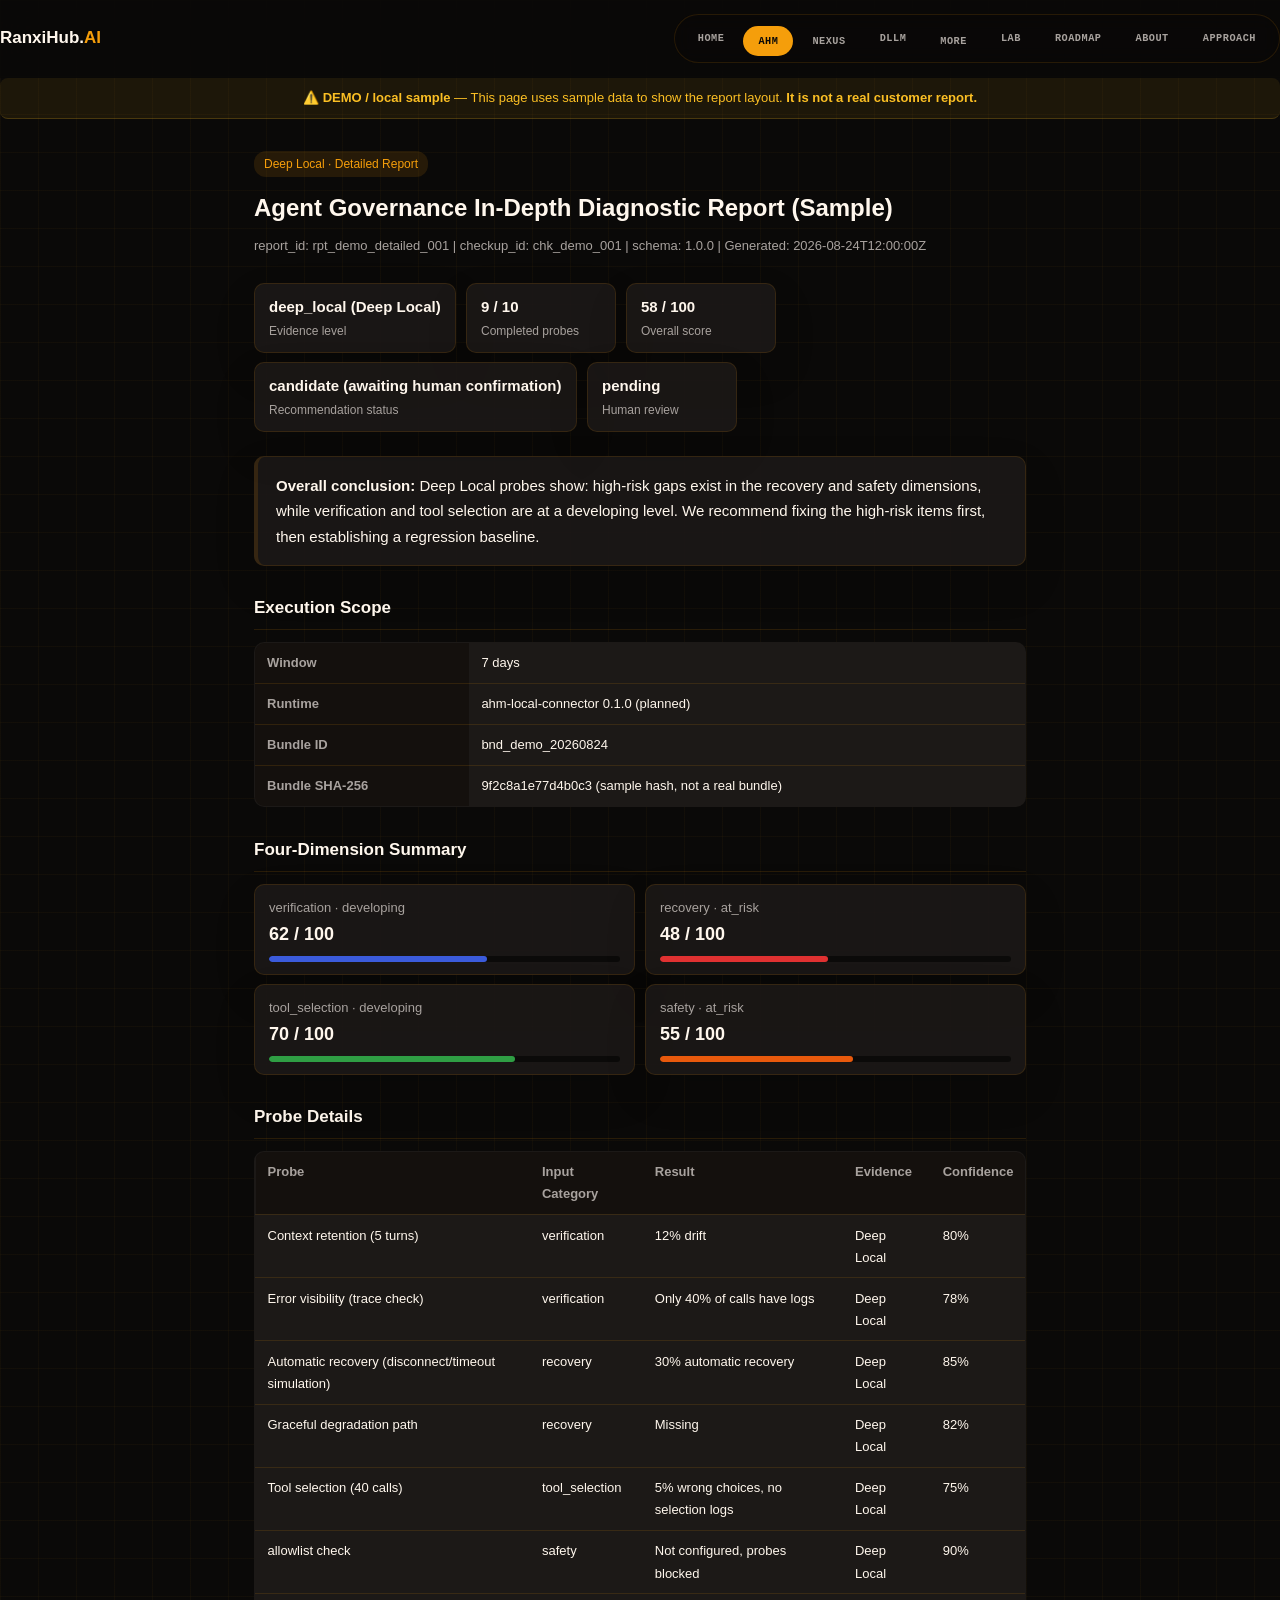
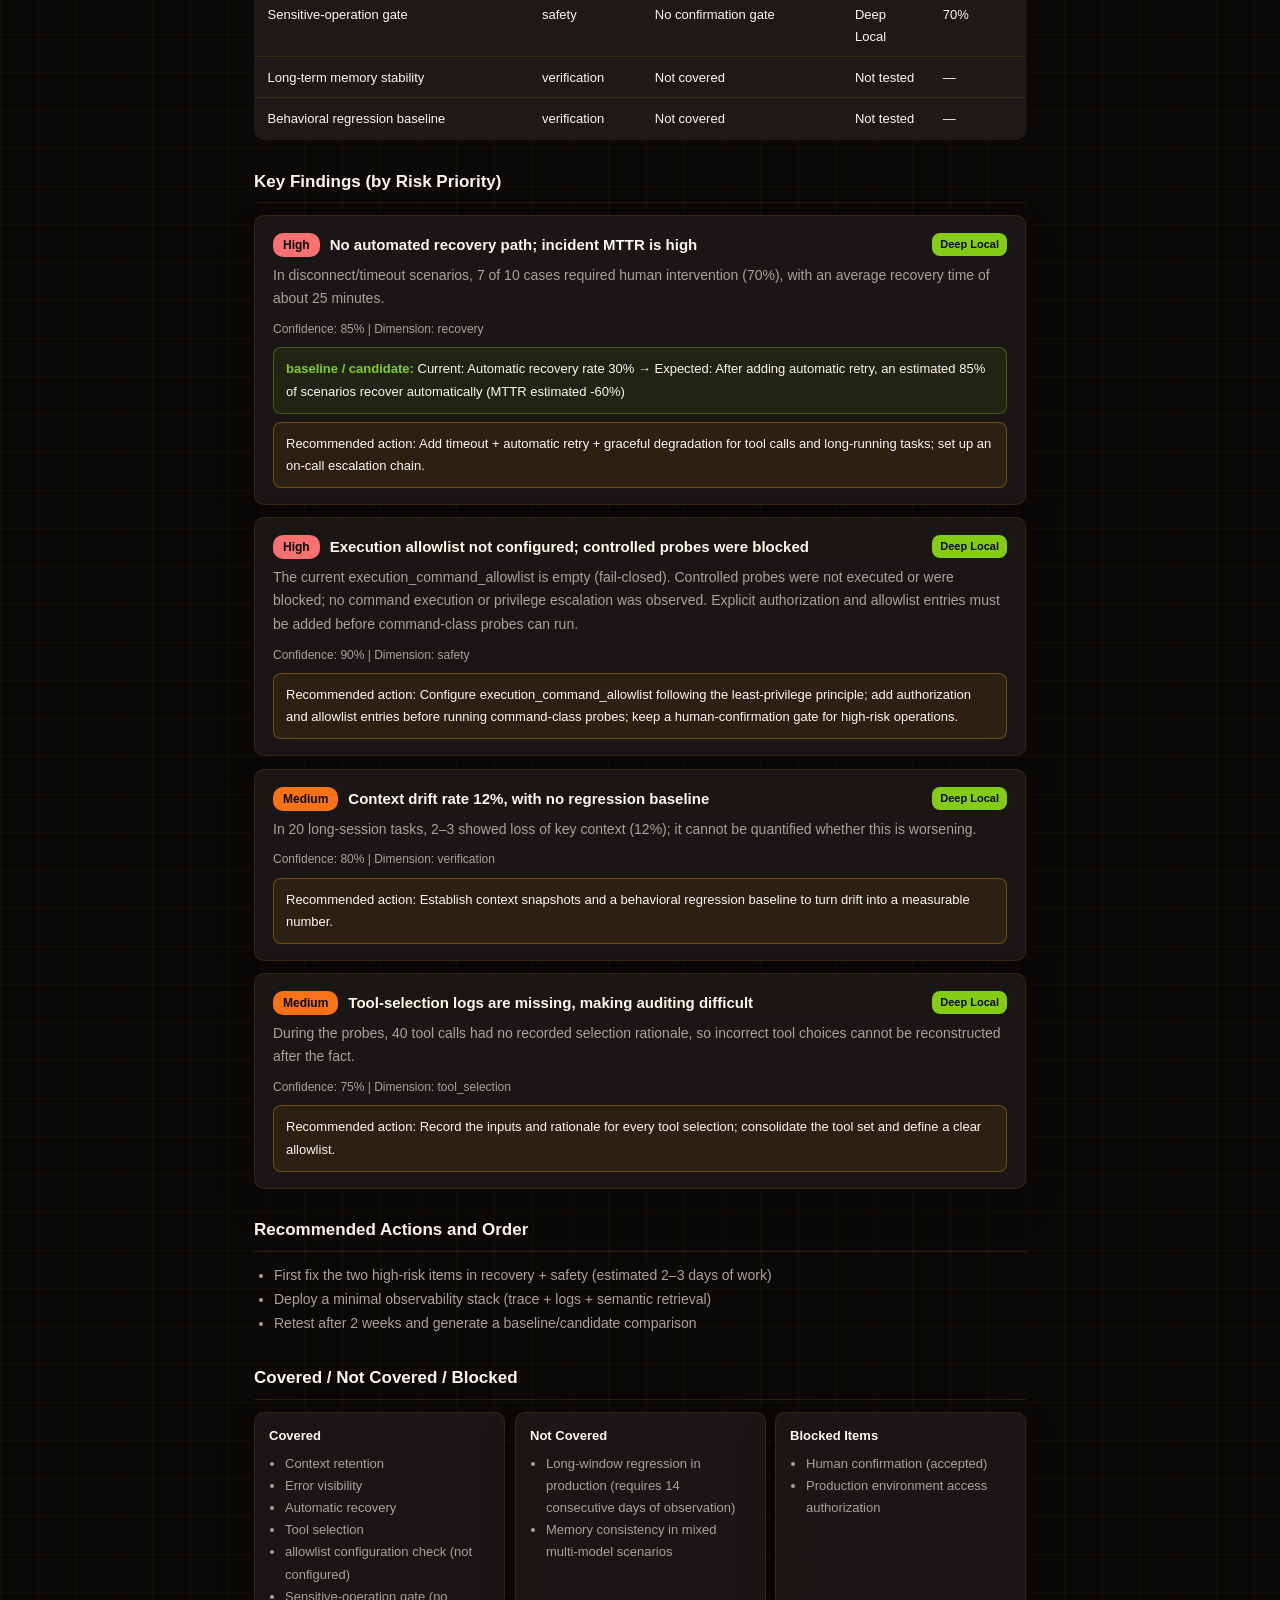
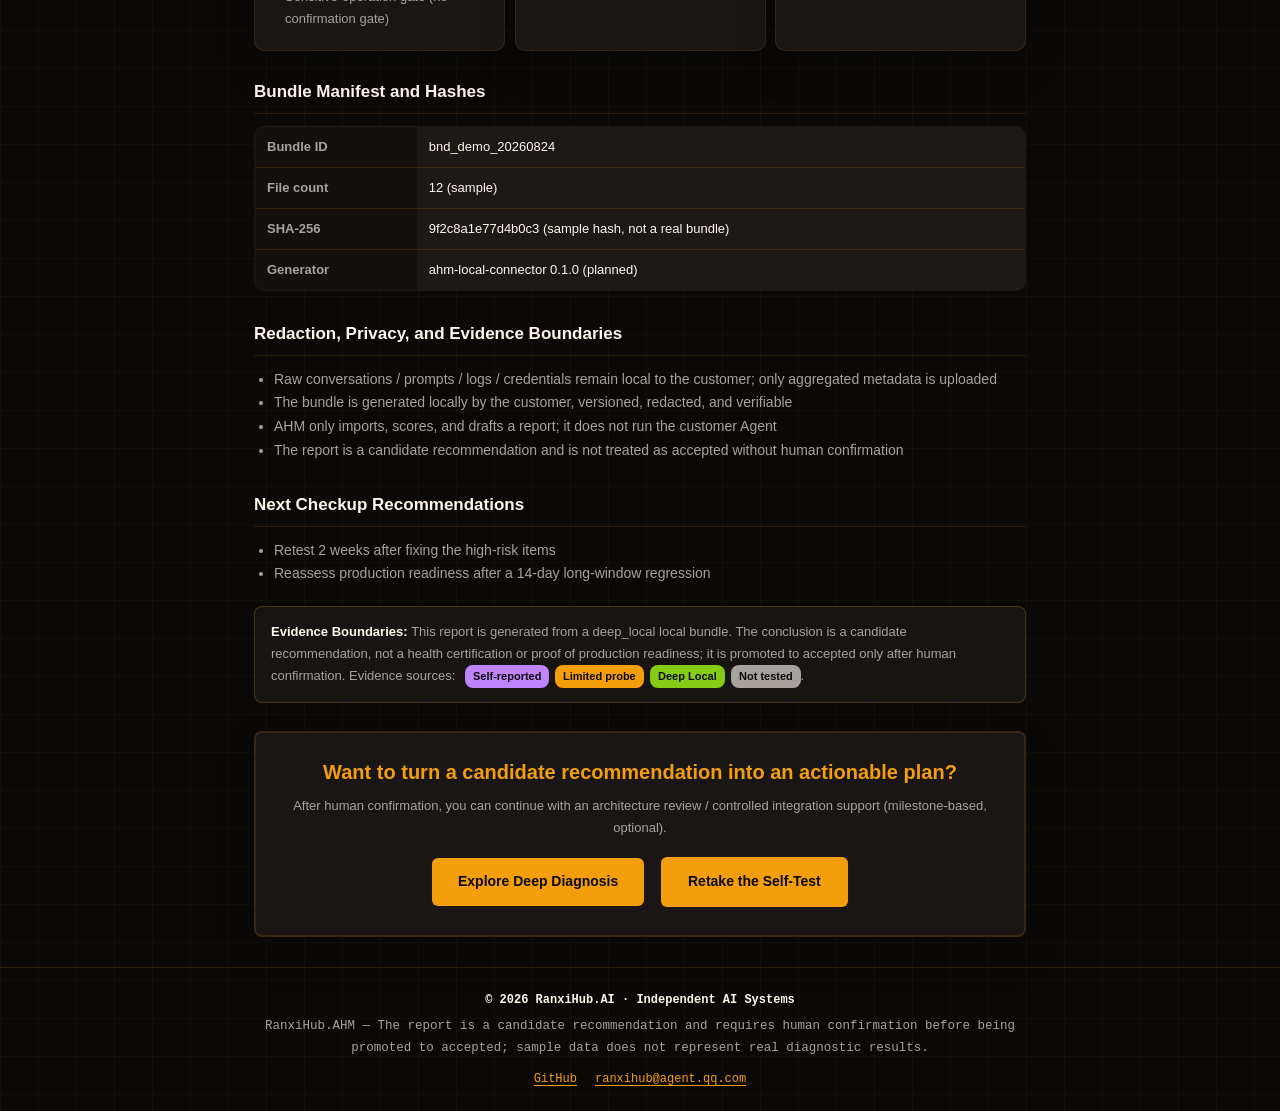
<file: ahm/report.html>
<!DOCTYPE html>
<html lang="en">
<head>
<meta charset="UTF-8">
<meta name="viewport" content="width=device-width, initial-scale=1.0">
<meta name="description" content="RanxiHub.AHM Detailed Report — Deep Local report template sample (DEMO, printable).">
<link rel="icon" type="image/svg+xml" href="../favicon.svg">
<title>RanxiHub.AI · AHM Detailed Report</title>
<link rel="stylesheet" href="../assets/ranxihub.css">
<link rel="stylesheet" href="../assets/motion.css">
<style>
  *{box-sizing:border-box;margin:0;padding:0;}
  body{font-family:-apple-system,BlinkMacSystemFont,"Segoe UI","PingFang SC","Microsoft YaHei",sans-serif;line-height:1.7;}
  .wrap{max-width:820px;margin:0 auto;padding:0 24px;}
  header{border-bottom:1px solid var(--line);}
  .nav{display:flex;justify-content:space-between;align-items:center;padding:14px 0;}
  
  
  .nav a:hover{color:var(--brand);}
  .demo{background:#fff7ed8e1;border-bottom:1px solid rgba(251,191,36,.35);color:#fbbf24;font-size:13px;padding:9px 0;text-align:center;}
  .demo b{color:#fbbf24;}
  .mhead{padding:30px 0 8px;}
  .mhead .kind{display:inline-block;background:rgba(245,158,11,.14);color:var(--brand);font-size:12px;padding:3px 10px;border-radius:12px;margin-bottom:10px;}
  .mhead h1{font-size:24px;font-weight:800;}
  .meta{color:var(--mut);font-size:13px;margin-top:6px;}
  .chips{display:flex;gap:10px;flex-wrap:wrap;margin:18px 0 24px;}
  .chip{background:var(--card);border:1px solid var(--line);border-radius:10px;padding:10px 14px;font-size:13px;min-width:150px;}
  .chip b{display:block;font-size:15px;}
  .chip .lbl{color:var(--mut);font-size:12px;}
  h2{font-size:17px;font-weight:800;margin:28px 0 12px;padding-bottom:6px;border-bottom:1px solid var(--line);}
  .grid2{display:grid;grid-template-columns:1fr 1fr;gap:10px;}
  .dim{background:var(--card);border:1px solid var(--line);border-radius:10px;padding:12px 14px;}
  .dim .dn{font-size:13px;color:var(--mut);}
  .dim .dv{font-size:18px;font-weight:800;}
  .bar{height:6px;background:#14100d;border-radius:3px;margin-top:6px;overflow:hidden;}
  .bar i{display:block;height:100%;border-radius:3px;}
  table{width:100%;border-collapse:collapse;background:var(--card);border:1px solid var(--line);border-radius:10px;overflow:hidden;font-size:13px;}
  th,td{padding:9px 12px;text-align:left;border-bottom:1px solid var(--line);vertical-align:top;}
  th{background:#14100d;font-weight:700;}
  tr:last-child td{border-bottom:none;}
  .f{background:var(--card);border:1px solid var(--line);border-radius:12px;padding:16px 18px;margin-bottom:12px;}
  .f .fh{display:flex;align-items:center;gap:10px;flex-wrap:wrap;margin-bottom:6px;}
  .sev{font-size:12px;font-weight:700;padding:2px 10px;border-radius:10px;color:#fff;}
  .sev.high{background:var(--sev-high);}.sev.medium{background:var(--sev-med);}.sev.low{background:var(--sev-low);}
  .f h3{font-size:15px;flex:1;min-width:200px;}
  .f .obs{font-size:14px;color:var(--mut);margin:4px 0 8px;}
  .bc{background:rgba(132,204,22,.08);border:1px solid rgba(132,204,22,.30);border-radius:8px;padding:10px 12px;font-size:13px;margin-top:8px;}
  .tag{display:inline-block;font-size:11px;font-weight:700;padding:2px 8px;border-radius:8px;color:#fff;}
  .tag.self_reported{background:var(--ev-sr);}.tag.limited_probe{background:var(--ev-lp);}
  .tag.deep_local{background:var(--ev-dl);}.tag.not_tested{background:var(--ev-nt);}
  .conf{font-size:12px;color:var(--mut);}
  ul{margin:6px 0 8px 20px;font-size:14px;color:var(--mut);}
  .cols3{display:grid;grid-template-columns:repeat(3,1fr);gap:10px;}
  .cols3 .box{background:var(--card);border:1px solid var(--line);border-radius:10px;padding:12px 14px;}
  .cols3 .box b{display:block;font-size:13px;margin-bottom:6px;}
  .cols3 .box ul{margin-left:16px;font-size:13px;}
  .note{background:#fff7ed4e6;border:1px solid rgba(249,115,22,.35);border-radius:10px;padding:14px 16px;font-size:13px;color:#fbbf24;margin:20px 0;}
  .cta{background:var(--card);border:2px solid var(--brand);border-radius:12px;padding:22px;text-align:center;margin:28px 0;}
  .cta .p{font-size:20px;font-weight:800;color:var(--brand);}
  .btn{display:inline-block;padding:12px 26px;border-radius:8px;font-size:14px;font-weight:600;text-decoration:none;transition:.15s;margin:6px;}
  .btn-p{background:var(--brand);color:#fff;}
  .btn-p:hover{background:var(--brand-d);}
  .btn-o{background:#fff7ed7ed;color:var(--brand);border:1.5px solid var(--brand);}
  .btn-o:hover{background:rgba(245,158,11,.10);}
  footer{border-top:1px solid var(--line);padding:22px 0;color:var(--mut);font-size:12px;text-align:center;margin-top:30px;}
  @media(max-width:640px){.grid2,.cols3{grid-template-columns:1fr;}}
  @media print{
    .nav,.demo,.cta,.btn,footer{display:none;}
    body{background:#fff7ed7ed;}
    .f,.dim,.note,.cols3 .box{box-shadow:none;page-break-inside:avoid;}
  }
</style>
</head>
<body>
<header>
  <div class="wrap nav">
    <a class="logo" href="../index.html">RanxiHub.<span>AI</span></a>
    <nav aria-label="Main navigation"><a href="../index.html">Home</a><div class="has-menu"><a href="index.html" class="cur">AHM</a><div class="sub-menu"><a href="index.html">AHM Overview</a><a href="self-test.html">Free Self-Test</a><a href="connect.html">Integration</a><a href="deep-diagnosis.html">Deep Diagnosis</a><a href="brief-report.html">Brief Report</a><a href="report.html" class="cur">Detailed Report</a></div></div><div class="has-menu"><a href="../nexus/index.html">NEXUS</a><div class="sub-menu"><a href="../nexus/index.html">Nexus Overview</a></div></div><a href="../dllm/index.html">DLLM</a><div class="has-menu"><a href="../others/index.html">More</a><div class="sub-menu"><a href="../others/index.html#frametale">FrameTale</a><a href="../others/index.html#digitallife">Digital Life</a><a href="../others/index.html#dshplus">DSH-PLUS</a></div></div><a href="../lab/index.html">Lab</a><a href="../index.html#roadmap">Roadmap</a><a href="../about.html">About</a><a href="../index.html#principles">Approach</a></nav>
  </div>
</header>
<div class="demo">⚠️ <b>DEMO / local sample</b> — This page uses sample data to show the report layout. <b>It is not a real customer report.</b></div>

<div class="wrap">
  <div class="mhead">
    <span class="kind">Deep Local · Detailed Report</span>
    <h1>Agent Governance In-Depth Diagnostic Report (Sample)</h1>
    <div class="meta" id="meta"></div>
  </div>

  <div class="chips" id="chips"></div>

  <div class="concl" id="concl" style="background:var(--card);border:1px solid var(--line);border-left:4px solid var(--brand);border-radius:10px;padding:16px 18px;font-size:15px;"></div>

  <h2>Execution Scope</h2>
  <div id="scope"></div>

  <h2>Four-Dimension Summary</h2>
  <div class="grid2" id="dims"></div>

  <h2>Probe Details</h2>
  <table id="probes">
    <thead><tr><th>Probe</th><th>Input Category</th><th>Result</th><th>Evidence</th><th>Confidence</th></tr></thead>
    <tbody></tbody>
  </table>

  <h2>Key Findings (by Risk Priority)</h2>
  <div id="findings"></div>

  <h2>Recommended Actions and Order</h2>
  <ul id="nextSteps"></ul>

  <h2>Covered / Not Covered / Blocked</h2>
  <div class="cols3">
    <div class="box" id="coveredBox"><b>Covered</b><ul id="covered"></ul></div>
    <div class="box" id="untestedBox"><b>Not Covered</b><ul id="untested"></ul></div>
    <div class="box" id="blockedBox"><b>Blocked Items</b><ul id="blocked"></ul></div>
  </div>

  <h2>Bundle Manifest and Hashes</h2>
  <div id="manifest"></div>

  <h2>Redaction, Privacy, and Evidence Boundaries</h2>
  <ul id="privacy"></ul>

  <h2>Next Checkup Recommendations</h2>
  <ul id="followup"></ul>

  <div class="note" id="note"></div>

  <div class="cta">
    <p class="p">Want to turn a candidate recommendation into an actionable plan?</p>
    <p style="color:var(--mut);font-size:13px;margin:6px 0 12px;">After human confirmation, you can continue with an architecture review / controlled integration support (milestone-based, optional).</p>
    <a class="btn btn-p" href="deep-diagnosis.html">Explore Deep Diagnosis</a>
    <a class="btn btn-o" href="self-test.html">Retake the Self-Test</a>
  </div>
</div>

<footer>
  <div class="wrap">
    <div style="font-weight:700;color:var(--ink);">© 2026 RanxiHub.AI · Independent AI Systems</div>
    <div style="font-size:12.5px;color:var(--mut);margin-top:6px;">RanxiHub.AHM — The report is a candidate recommendation and requires human confirmation before being promoted to accepted; sample data does not represent real diagnostic results.</div>
    <div class="footer-legal" style="margin-top:10px;">
      <a href="https://github.com/kialajin-l" target="_blank" rel="noopener">GitHub</a>
      <a href="mailto:ranxihub@agent.qq.com">ranxihub@agent.qq.com</a>
    </div>
  </div>
</footer>

<script>
// ===== Inline fixture (demo/local sample). In real use, the AHM Report JSON renderer injects data with the same structure =====
var FIXTURE = {
  "report_schema_version": "1.0.0",
  "report_id": "rpt_demo_detailed_001",
  "report_kind": "detailed",
  "generated_at": "2026-08-24T12:00:00Z",
  "checkup_id": "chk_demo_001",
  "agent_name": "Demo Agent (Sample)",
  "evidence_level": "deep_local",
  "scope": {
    "probe_window_days": 7, "probes_requested": 10, "probes_completed": 9,
    "runtime": "ahm-local-connector 0.1.0 (planned)",
    "bundle_id": "bnd_demo_20260824",
    "bundle_sha256": "9f2c8a1e77d4b0c3 (sample hash, not a real bundle)"
  },
  "summary": {
    "one_liner": "Deep Local probes show: high-risk gaps exist in the recovery and safety dimensions, while verification and tool selection are at a developing level. We recommend fixing the high-risk items first, then establishing a regression baseline.",
    "overall_score": 58,
    "dimensions": {
      "verification": { "score": 62, "level": "developing" },
      "recovery": { "score": 48, "level": "at_risk" },
      "tool_selection": { "score": 70, "level": "developing" },
      "safety": { "score": 55, "level": "at_risk" }
    }
  },
  "findings": [
    { "category": "recovery", "title": "No automated recovery path; incident MTTR is high", "severity": "high",
      "observation": "In disconnect/timeout scenarios, 7 of 10 cases required human intervention (70%), with an average recovery time of about 25 minutes.",
      "evidence": "deep_local", "confidence": 0.85,
      "recommended_action": "Add timeout + automatic retry + graceful degradation for tool calls and long-running tasks; set up an on-call escalation chain.",
      "baseline_candidate": { "baseline": "Automatic recovery rate 30%", "candidate": "After adding automatic retry, an estimated 85% of scenarios recover automatically", "expected_gain": "MTTR estimated -60%" } },
    { "category": "safety", "title": "Execution allowlist not configured; controlled probes were blocked", "severity": "high",
      "observation": "The current execution_command_allowlist is empty (fail-closed). Controlled probes were not executed or were blocked; no command execution or privilege escalation was observed. Explicit authorization and allowlist entries must be added before command-class probes can run.",
      "evidence": "deep_local", "confidence": 0.9,
      "recommended_action": "Configure execution_command_allowlist following the least-privilege principle; add authorization and allowlist entries before running command-class probes; keep a human-confirmation gate for high-risk operations." },
    { "category": "verification", "title": "Context drift rate 12%, with no regression baseline", "severity": "medium",
      "observation": "In 20 long-session tasks, 2–3 showed loss of key context (12%); it cannot be quantified whether this is worsening.",
      "evidence": "deep_local", "confidence": 0.8,
      "recommended_action": "Establish context snapshots and a behavioral regression baseline to turn drift into a measurable number." },
    { "category": "tool_selection", "title": "Tool-selection logs are missing, making auditing difficult", "severity": "medium",
      "observation": "During the probes, 40 tool calls had no recorded selection rationale, so incorrect tool choices cannot be reconstructed after the fact.",
      "evidence": "deep_local", "confidence": 0.75,
      "recommended_action": "Record the inputs and rationale for every tool selection; consolidate the tool set and define a clear allowlist." }
  ],
  "untested": ["Long-window regression in production (requires 14 consecutive days of observation)", "Memory consistency in mixed multi-model scenarios"],
  "next_steps": ["First fix the two high-risk items in recovery + safety (estimated 2–3 days of work)", "Deploy a minimal observability stack (trace + logs + semantic retrieval)", "Retest after 2 weeks and generate a baseline/candidate comparison"],
  "limitations": ["deep_local is based on a bundle generated by a local run on the customer side; we only import and score it", "Production peak traffic and real user load are not covered", "The conclusion is a candidate and is only treated as accepted after human confirmation", "Hashes and data in this sample report are demo placeholders and do not represent a real bundle"],
  "recommendation_status": "candidate",
  "human_review": { "status": "pending", "note": "Awaiting human confirmation before being promoted to accepted" }
};

var EV_LABEL = { self_reported: "Self-reported", limited_probe: "Limited probe", deep_local: "Deep Local", not_tested: "Not tested" };
var PROBES = [
  { name: "Context retention (5 turns)", cat: "verification", result: "12% drift", evidence: "deep_local", conf: 0.8 },
  { name: "Error visibility (trace check)", cat: "verification", result: "Only 40% of calls have logs", evidence: "deep_local", conf: 0.78 },
  { name: "Automatic recovery (disconnect/timeout simulation)", cat: "recovery", result: "30% automatic recovery", evidence: "deep_local", conf: 0.85 },
  { name: "Graceful degradation path", cat: "recovery", result: "Missing", evidence: "deep_local", conf: 0.82 },
  { name: "Tool selection (40 calls)", cat: "tool_selection", result: "5% wrong choices, no selection logs", evidence: "deep_local", conf: 0.75 },
  { name: "allowlist check", cat: "safety", result: "Not configured, probes blocked", evidence: "deep_local", conf: 0.9 },
  { name: "Sensitive-operation gate", cat: "safety", result: "No confirmation gate", evidence: "deep_local", conf: 0.7 },
  { name: "Long-term memory stability", cat: "verification", result: "Not covered", evidence: "not_tested", conf: 0 },
  { name: "Behavioral regression baseline", cat: "verification", result: "Not covered", evidence: "not_tested", conf: 0 }
];

function el(tag, cls, text){
  var n = document.createElement(tag);
  if (cls) n.className = cls;
  if (text !== undefined && text !== null) n.textContent = text;
  return n;
}
function chip(lbl, val){ var c = el("div", "chip"); c.appendChild(el("b", null, val)); c.appendChild(el("span", "lbl", lbl)); return c; }
function sevLabel(s){ return s === "high" ? "High" : (s === "medium" ? "Medium" : "Low"); }
function render(){
  var d = FIXTURE;
  document.getElementById("meta").textContent =
    "report_id: " + d.report_id + " | checkup_id: " + d.checkup_id + " | schema: " + d.report_schema_version + " | Generated: " + d.generated_at;

  var chips = document.getElementById("chips");
  chips.appendChild(chip("Evidence level", "deep_local (Deep Local)"));
  chips.appendChild(chip("Completed probes", d.scope.probes_completed + " / " + d.scope.probes_requested));
  chips.appendChild(chip("Overall score", d.summary.overall_score + " / 100"));
  chips.appendChild(chip("Recommendation status", d.recommendation_status + " (awaiting human confirmation)"));
  chips.appendChild(chip("Human review", d.human_review.status));

  var concl = document.getElementById("concl");
  concl.appendChild(el("b", null, "Overall conclusion: "));
  concl.appendChild(document.createTextNode(" " + d.summary.one_liner));

  // Execution scope
  var sc = document.getElementById("scope");
  var t = el("table");
  var rows = [["Window", d.scope.probe_window_days + " days"], ["Runtime", d.scope.runtime], ["Bundle ID", d.scope.bundle_id], ["Bundle SHA-256", d.scope.bundle_sha256]];
  rows.forEach(function(r){
    var tr = el("tr"); tr.appendChild(el("th", null, r[0])); tr.appendChild(el("td", null, r[1])); t.appendChild(tr);
  });
  sc.appendChild(t);

  // Four-dimension summary
  var dims = document.getElementById("dims");
  var colors = { verification: "#3b5bdb", recovery: "#e03131", tool_selection: "#2f9e44", safety: "#e8590c" };
  Object.keys(d.summary.dimensions).forEach(function(k){
    var dm = d.summary.dimensions[k];
    var box = el("div", "dim");
    var dn = el("div", "dn"); dn.textContent = k + " · " + dm.level; box.appendChild(dn);
    var dv = el("div", "dv"); dv.textContent = dm.score + " / 100"; box.appendChild(dv);
    var bar = el("div", "bar"); var fill = el("i"); fill.style.width = dm.score + "%"; fill.style.background = colors[k] || "#3b5bdb";
    bar.appendChild(fill); box.appendChild(bar);
    dims.appendChild(box);
  });

  // Probe details
  var tb = document.querySelector("#probes tbody");
  PROBES.forEach(function(p){
    var tr = el("tr");
    tr.appendChild(el("td", null, p.name));
    tr.appendChild(el("td", null, p.cat));
    tr.appendChild(el("td", null, p.result));
    tr.appendChild(el("td", null, EV_LABEL[p.evidence] || p.evidence));
    tr.appendChild(el("td", null, p.conf ? Math.round(p.conf * 100) + "%" : "—"));
    tb.appendChild(tr);
  });

  // Key findings
  var f = document.getElementById("findings");
  d.findings.forEach(function(fi){
    var card = el("div", "f");
    var fh = el("div", "fh");
    fh.appendChild(el("span", "sev " + fi.severity, sevLabel(fi.severity)));
    fh.appendChild(el("h3", null, fi.title));
    fh.appendChild(el("span", "tag " + fi.evidence, EV_LABEL[fi.evidence] || fi.evidence));
    card.appendChild(fh);
    card.appendChild(el("p", "obs", fi.observation));
    var conf = el("div", "conf"); conf.textContent = "Confidence: " + Math.round(fi.confidence * 100) + "% | Dimension: " + fi.category;
    card.appendChild(conf);
    if (fi.baseline_candidate){
      var bc = el("div", "bc");
      bc.appendChild(el("b", null, "baseline / candidate: "));
      bc.appendChild(el("span", null, " Current: " + fi.baseline_candidate.baseline + " → Expected: " + fi.baseline_candidate.candidate + " (" + fi.baseline_candidate.expected_gain + ")"));
      card.appendChild(bc);
    }
    var act = el("div", "act", "Recommended action: " + fi.recommended_action); act.style.cssText = "font-size:13px;background:rgba(245,158,11,.08);border:1px solid rgba(245,158,11,.28);border-radius:8px;padding:10px 12px;margin-top:8px;";
    card.appendChild(act);
    f.appendChild(card);
  });

  // Recommended actions
  var ns = document.getElementById("nextSteps");
  d.next_steps.forEach(function(x){ ns.appendChild(el("li", null, x)); });

  // Coverage
  var covered = document.getElementById("covered");
  ["Context retention", "Error visibility", "Automatic recovery", "Tool selection", "allowlist configuration check (not configured)", "Sensitive-operation gate (no confirmation gate)"].forEach(function(x){ covered.appendChild(el("li", null, x)); });
  var ut = document.getElementById("untested");
  d.untested.forEach(function(x){ ut.appendChild(el("li", null, x)); });
  var bl = document.getElementById("blocked");
  ["Human confirmation (accepted)", "Production environment access authorization"].forEach(function(x){ bl.appendChild(el("li", null, x)); });

  // Manifest
  var mf = document.getElementById("manifest");
  var mt = el("table");
  [["Bundle ID", d.scope.bundle_id], ["File count", "12 (sample)"], ["SHA-256", d.scope.bundle_sha256], ["Generator", d.scope.runtime]].forEach(function(r){
    var tr = el("tr"); tr.appendChild(el("th", null, r[0])); tr.appendChild(el("td", null, r[1])); mt.appendChild(tr);
  });
  mf.appendChild(mt);

  // Privacy boundaries
  var pr = document.getElementById("privacy");
  ["Raw conversations / prompts / logs / credentials remain local to the customer; only aggregated metadata is uploaded", "The bundle is generated locally by the customer, versioned, redacted, and verifiable", "AHM only imports, scores, and drafts a report; it does not run the customer Agent", "The report is a candidate recommendation and is not treated as accepted without human confirmation"].forEach(function(x){ pr.appendChild(el("li", null, x)); });

  // Follow-up checkup
  var fu = document.getElementById("followup");
  ["Retest 2 weeks after fixing the high-risk items", "Reassess production readiness after a 14-day long-window regression"].forEach(function(x){ fu.appendChild(el("li", null, x)); });

  var note = document.getElementById("note");
  note.appendChild(el("b", null, "Evidence Boundaries: "));
  note.appendChild(document.createTextNode(" This report is generated from a deep_local local bundle. The conclusion is a candidate recommendation, not a health certification or proof of production readiness; it is promoted to accepted only after human confirmation. Evidence sources: "));
  ["self_reported","limited_probe","deep_local","not_tested"].forEach(function(k){
    var s = el("span", "tag " + k, EV_LABEL[k]); s.style.marginLeft = "6px"; note.appendChild(s);
  });
  note.appendChild(document.createTextNode("."));
}
render();
</script>
<script src="../assets/motion.js" defer></script>
</body>
</html>
</file>
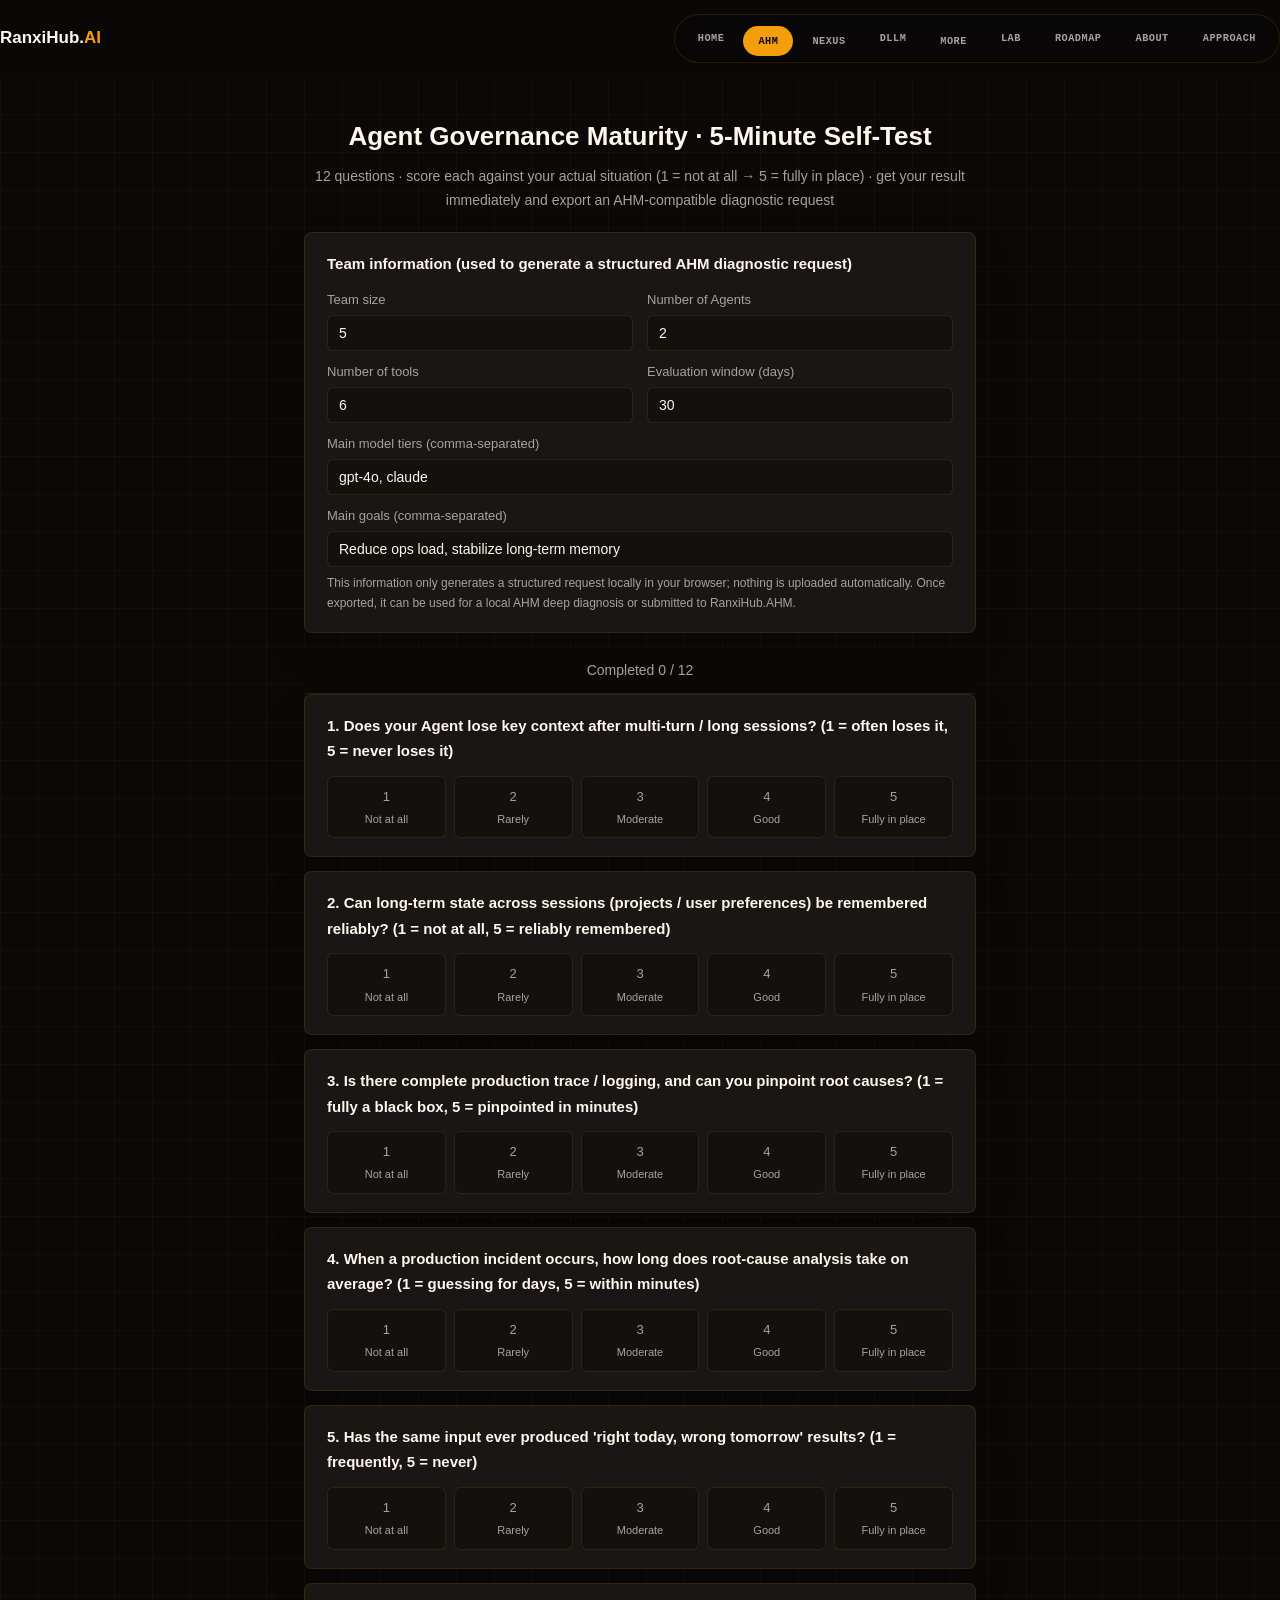
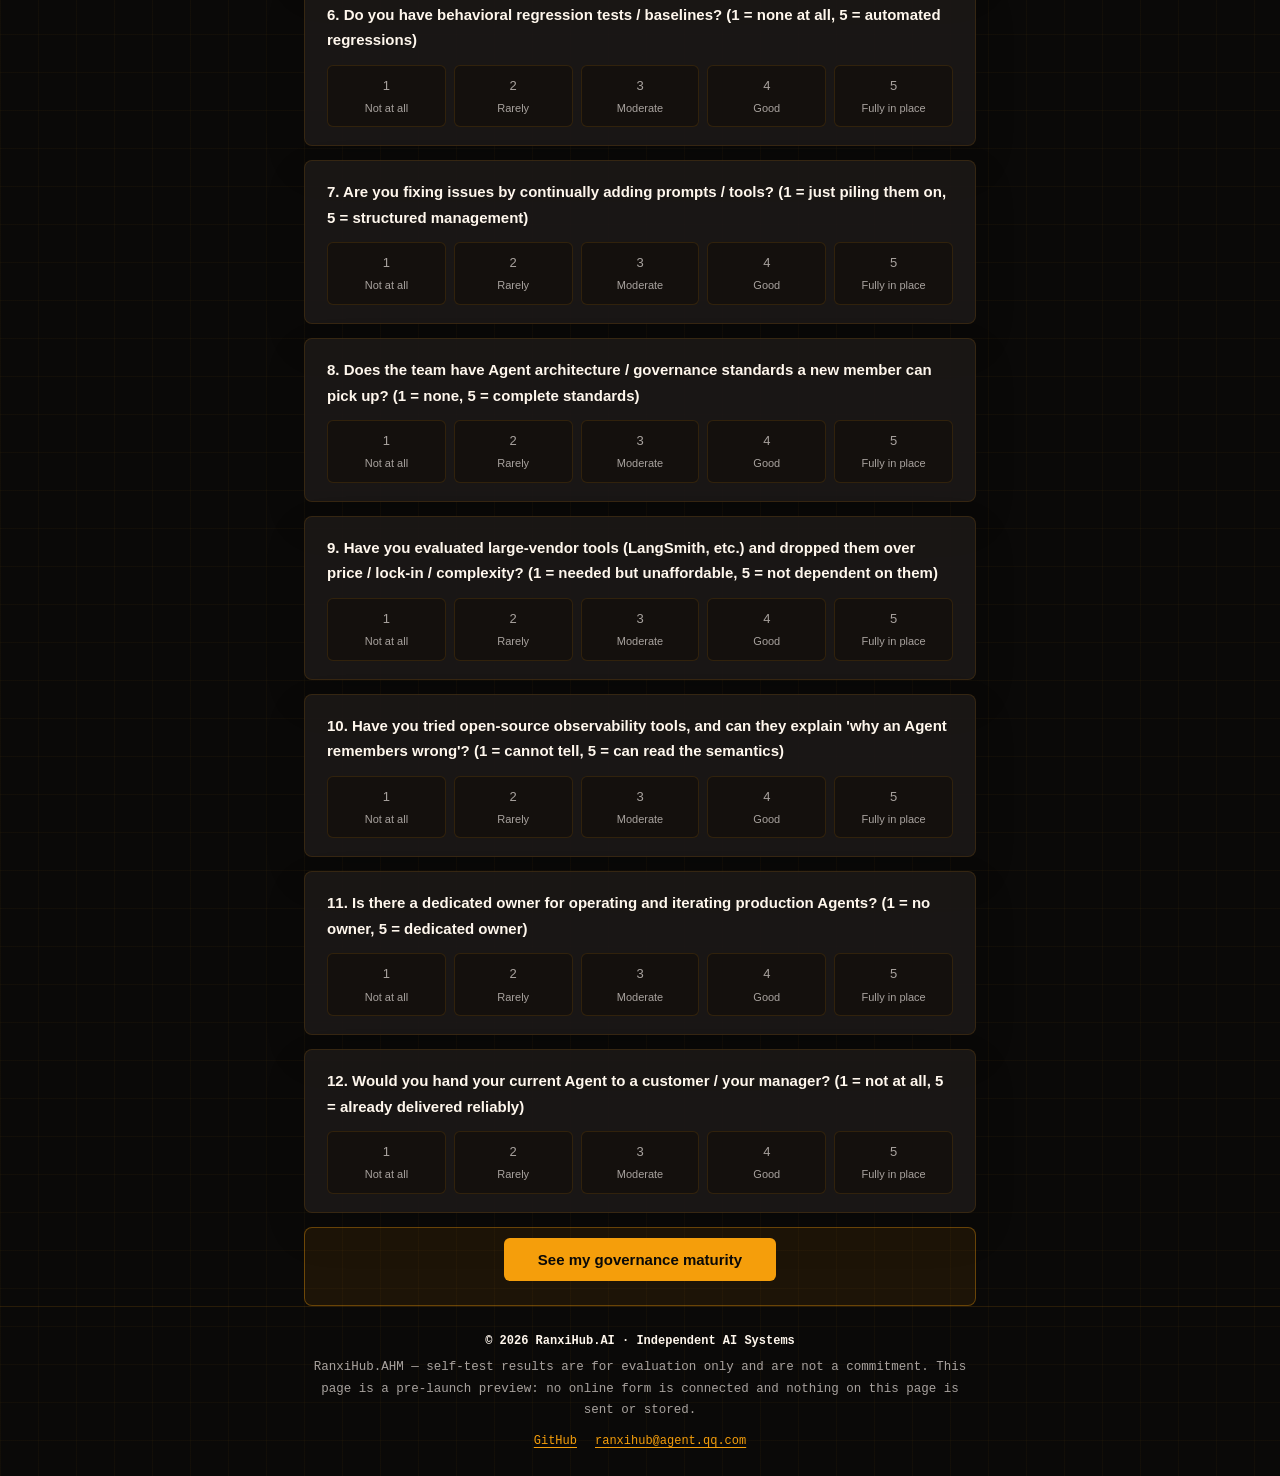
<file: ahm/self-test.html>
<!DOCTYPE html>
<html lang="en">
<head>
<meta charset="UTF-8">
<meta name="viewport" content="width=device-width, initial-scale=1.0">
<meta name="description" content="RanxiHub.AHM Free Self-Test — a 12-question self-reported screening that exports an AHM request schema.">
<link rel="icon" type="image/svg+xml" href="../favicon.svg">
<title>RanxiHub.AI · AHM Free Self-Test</title>
<link rel="stylesheet" href="../assets/ranxihub.css">
<link rel="stylesheet" href="../assets/motion.css">
<style>
  *{box-sizing:border-box;margin:0;padding:0;}
  body{font-family:-apple-system,BlinkMacSystemFont,"Segoe UI","PingFang SC","Microsoft YaHei",sans-serif;line-height:1.7;}
  .wrap{max-width:720px;margin:0 auto;padding:0 24px;}
  header{border-bottom:1px solid var(--line);}
  .nav{display:flex;justify-content:space-between;align-items:center;padding:14px 0;}
  
  
  .nav a:hover{color:var(--brand);}
  .head{padding:36px 0 20px;text-align:center;}
  .head h1{font-size:26px;font-weight:800;}
  .head p{color:var(--mut);font-size:14px;margin-top:6px;}
  .q{background:var(--card);border:1px solid var(--line);border-radius:12px;padding:18px 22px;margin-bottom:14px;}
  .q .t{font-weight:600;font-size:15px;margin-bottom:12px;}
  .opts{display:flex;gap:8px;flex-wrap:wrap;}
  .opt{flex:1;min-width:88px;text-align:center;padding:9px 4px;border:1.5px solid var(--line);border-radius:8px;font-size:13px;cursor:pointer;user-select:none;transition:.12s;background:#fff7ed7ed;}
  .opt:hover{border-color:var(--brand);}
  .opt.sel{background:rgba(245,158,11,.14);border-color:var(--brand);font-weight:600;color:var(--brand-d);}
  .lbl{font-size:11px;color:var(--mut);display:block;margin-top:2px;}
  .bar{position:sticky;top:0;background:#fff7ed7ed;border-bottom:1px solid var(--line);padding:10px 0;z-index:5;text-align:center;font-size:14px;color:var(--mut);}
  .btn{display:inline-block;padding:13px 34px;border-radius:8px;font-size:15px;font-weight:600;text-decoration:none;border:none;cursor:pointer;transition:.15s;background:var(--brand);color:#fff;}
  .btn:hover{background:var(--brand-d);}
  .btn:disabled{background:#57534e;cursor:not-allowed;}
  .btn.ghost{background:#fff7ed7ed;color:var(--brand);border:1.5px solid var(--brand);}
  .btn.ghost:hover{background:rgba(245,158,11,.08);}
  .act{text-align:center;padding:10px 0 24px;}
  #result{display:none;margin:20px 0 40px;}
  .res-box{border-radius:12px;padding:26px;border:2px solid;background:#fff7ed7ed;}
  .res-box .lv{font-size:22px;font-weight:800;margin-bottom:6px;}
  .res-box .sc{font-size:15px;color:var(--mut);margin-bottom:16px;}
  .res-box ul{margin:10px 0 16px 20px;font-size:14px;color:var(--mut);}
  .res-cta{background:rgba(245,158,11,.08);border:1px solid rgba(245,158,11,.28);border-radius:10px;padding:16px 18px;margin-top:14px;font-size:14px;}
  .res-cta input{width:100%;padding:10px 12px;border:1px solid var(--line);border-radius:8px;margin:8px 0;font-size:14px;}
  .res-cta .btn{width:100%;text-align:center;padding:12px;}
  .danger{border-color:var(--danger);} .danger .lv{color:var(--danger);}
  .mid{border-color:var(--warn);} .mid .lv{color:var(--warn);}
  .good{border-color:var(--ok);} .good .lv{color:var(--ok);}
  .team{background:var(--card);border:1px solid var(--line);border-radius:12px;padding:18px 22px;margin-bottom:16px;}
  .team h3{font-size:15px;margin-bottom:12px;}
  .team .grid{display:grid;grid-template-columns:1fr 1fr;gap:10px 14px;}
  .team label{font-size:13px;color:var(--mut);display:block;margin-bottom:4px;}
  .team input{width:100%;padding:9px 11px;border:1px solid var(--line);border-radius:8px;font-size:14px;}
  .team .full{grid-column:1 / -1;}
  .export{background:rgba(132,204,22,.08);border:1px solid rgba(132,204,22,.35);border-radius:10px;padding:14px 16px;margin-top:14px;font-size:14px;display:none;}
  .export pre{background:#14100d;color:#ffe8cc;padding:12px;border-radius:8px;overflow:auto;font-size:12px;margin-top:10px;max-height:260px;}
  .hint{font-size:12px;color:var(--mut);margin-top:6px;}
  footer{border-top:1px solid var(--line);padding:24px 0;color:var(--mut);font-size:13px;text-align:center;}
</style>
</head>
<body>
<header>
  <div class="wrap nav">
    <a class="logo" href="../index.html">RanxiHub.<span>AI</span></a>
    <nav aria-label="Main navigation"><a href="../index.html">Home</a><div class="has-menu"><a href="index.html" class="cur">AHM</a><div class="sub-menu"><a href="index.html">AHM Overview</a><a href="self-test.html" class="cur">Free Self-Test</a><a href="connect.html">Integration</a><a href="deep-diagnosis.html">Deep Diagnosis</a><a href="brief-report.html">Brief Report</a><a href="report.html">Detailed Report</a></div></div><div class="has-menu"><a href="../nexus/index.html">NEXUS</a><div class="sub-menu"><a href="../nexus/index.html">Nexus Overview</a></div></div><a href="../dllm/index.html">DLLM</a><div class="has-menu"><a href="../others/index.html">More</a><div class="sub-menu"><a href="../others/index.html#frametale">FrameTale</a><a href="../others/index.html#digitallife">Digital Life</a><a href="../others/index.html#dshplus">DSH-PLUS</a></div></div><a href="../lab/index.html">Lab</a><a href="../index.html#roadmap">Roadmap</a><a href="../about.html">About</a><a href="../index.html#principles">Approach</a></nav>
  </div>
</header>

<div class="wrap">
  <div class="head">
    <h1>Agent Governance Maturity · 5-Minute Self-Test</h1>
    <p>12 questions · score each against your actual situation (1 = not at all → 5 = fully in place) · get your result immediately and export an AHM-compatible diagnostic request</p>
  </div>

  <div class="team">
    <h3>Team information (used to generate a structured AHM diagnostic request)</h3>
    <div class="grid">
      <div><label>Team size</label><input type="number" id="teamSize" min="1" value="5"></div>
      <div><label>Number of Agents</label><input type="number" id="agentCount" min="0" value="2"></div>
      <div><label>Number of tools</label><input type="number" id="toolCount" min="0" value="6"></div>
      <div><label>Evaluation window (days)</label><input type="number" id="evalDays" min="1" value="30"></div>
      <div class="full"><label>Main model tiers (comma-separated)</label><input type="text" id="modelTiers" value="gpt-4o, claude"></div>
      <div class="full"><label>Main goals (comma-separated)</label><input type="text" id="goals" value="Reduce ops load, stabilize long-term memory"></div>
    </div>
    <div class="hint">This information only generates a structured request locally in your browser; nothing is uploaded automatically. Once exported, it can be used for a local AHM deep diagnosis or submitted to RanxiHub.AHM.</div>
  </div>

  <div class="bar" id="bar">Completed 0 / 12</div>

  <div id="quiz"></div>
  <div class="act"><button class="btn" id="submit" disabled>See my governance maturity</button></div>

  <div id="result">
    <p class="hint" style="margin:0 0 14px;background:#fff7ed8e1;border:1px solid rgba(251,191,36,.35);padding:10px 12px;border-radius:8px;">⚠️ This result is a self-reported triage, based only on your 12 answers; <b>it does not constitute a real AHM probe diagnosis</b>. Evidence-grade conclusions require running a local AHM deep diagnosis (limited_probe / deep_local).</p>
    <div class="res-box" id="resBox">
      <div class="lv" id="resLv"></div>
      <div class="sc" id="resSc"></div>
      <div id="resAdvice"></div>
      <div class="res-cta" id="resCta">
        <b id="ctaTitle">Get the full Agent Governance Checklist + book a 15-minute result review</b>
        <p style="margin-top:6px;">No online form is connected, and contact details are not sent automatically. Copy the <code>request_id</code> below and email ranxihub@agent.qq.com to reach RanxiHub.AHM; you will receive the full checklist and can book one free result review.</p>
        <p style="font-size:12px;color:var(--mut);margin-top:8px;">You can also <a href="deep-diagnosis.html" style="color:var(--brand);">book a deep diagnosis (pricing not yet set; to be updated)</a>.</p>
      </div>
      <div class="export" id="exportBox">
        <b>AHM-compatible diagnostic request generated (request schema 1.0.0 · input contract)</b>
        <p class="hint">Downloadable as JSON for a local AHM deep diagnosis, and usable as a self_reported sample for a later evaluation. This is the <b>input</b> contract sent to AHM, distinct from the Report JSON that AHM outputs (report_schema_version); the request contains no logs, prompts, keys, or other sensitive content.</p>
        <button class="btn ghost" onclick="downloadRequest()">Download diagnostic request JSON</button>
        <pre id="exportPre"></pre>
      </div>
    </div>
    <div class="next-steps" style="background:var(--card);border:1px solid var(--line);border-radius:12px;padding:16px 20px;margin-top:16px;font-size:14px;">
      <b>Next steps:</b>
      <a href="connect.html" style="color:var(--brand);font-weight:600;">Choose an Agent integration method (local Connector)</a> ·
      <a href="brief-report.html" style="color:var(--brand);">Brief report template (DEMO)</a> ·
      <a href="report.html" style="color:var(--brand);">Detailed report template (DEMO)</a> ·
      <a href="deep-diagnosis.html" style="color:var(--brand);">Book a deep diagnosis</a>
    </div>
  </div>
</div>

<footer>
  <div class="wrap">
    <div style="font-weight:700;color:var(--ink);">© 2026 RanxiHub.AI · Independent AI Systems</div>
    <div style="font-size:12.5px;color:var(--mut);margin-top:6px;">RanxiHub.AHM — self-test results are for evaluation only and are not a commitment. This page is a pre-launch preview: no online form is connected and nothing on this page is sent or stored.</div>
    <div class="footer-legal" style="margin-top:10px;">
      <a href="https://github.com/kialajin-l" target="_blank" rel="noopener">GitHub</a>
      <a href="mailto:ranxihub@agent.qq.com">ranxihub@agent.qq.com</a>
    </div>
  </div>
</footer>

<script>
var QUESTIONS = [
  "Does your Agent lose key context after multi-turn / long sessions? (1 = often loses it, 5 = never loses it)",
  "Can long-term state across sessions (projects / user preferences) be remembered reliably? (1 = not at all, 5 = reliably remembered)",
  "Is there complete production trace / logging, and can you pinpoint root causes? (1 = fully a black box, 5 = pinpointed in minutes)",
  "When a production incident occurs, how long does root-cause analysis take on average? (1 = guessing for days, 5 = within minutes)",
  "Has the same input ever produced 'right today, wrong tomorrow' results? (1 = frequently, 5 = never)",
  "Do you have behavioral regression tests / baselines? (1 = none at all, 5 = automated regressions)",
  "Are you fixing issues by continually adding prompts / tools? (1 = just piling them on, 5 = structured management)",
  "Does the team have Agent architecture / governance standards a new member can pick up? (1 = none, 5 = complete standards)",
  "Have you evaluated large-vendor tools (LangSmith, etc.) and dropped them over price / lock-in / complexity? (1 = needed but unaffordable, 5 = not dependent on them)",
  "Have you tried open-source observability tools, and can they explain 'why an Agent remembers wrong'? (1 = cannot tell, 5 = can read the semantics)",
  "Is there a dedicated owner for operating and iterating production Agents? (1 = no owner, 5 = dedicated owner)",
  "Would you hand your current Agent to a customer / your manager? (1 = not at all, 5 = already delivered reliably)"
];
// 12 questions → counts across four AHM failure categories (an answer ≤2 counts as one failure)
var RUBRIC = {
  verification:   [0,2,3,4,5],   // Q1,Q3,Q4,Q5,Q6 observability / verification
  recovery:       [1,7,10,11],   // Q2,Q8,Q11,Q12 recovery / governance / delivery
  tool_selection: [6,8,9],       // Q7,Q9,Q10 tool / selection maturity
  safety:         []             // Not covered by the quick scan; assessed in deep diagnosis
};
var answers = new Array(QUESTIONS.length).fill(0);
var lastRequest = null;

function build(){
  var q = document.getElementById("quiz");
  var html = "";
  for (var i = 0; i < QUESTIONS.length; i++) {
    html += '<div class="q"><div class="t">' + (i + 1) + '. ' + QUESTIONS[i] + '</div><div class="opts">';
    for (var s = 1; s <= 5; s++) {
      html += '<div class="opt" data-i="' + i + '" data-s="' + s + '" onclick="pick(this)">' + s + '<span class="lbl">' + scaleLabel(s) + '</span></div>';
    }
    html += '</div></div>';
  }
  q.innerHTML = html;
}
function scaleLabel(s){
  if (s === 1) return "Not at all";
  if (s === 2) return "Rarely";
  if (s === 3) return "Moderate";
  if (s === 4) return "Good";
  return "Fully in place";
}
function pick(el){
  var i = parseInt(el.getAttribute("data-i"));
  var s = parseInt(el.getAttribute("data-s"));
  answers[i] = s;
  var opts = document.querySelectorAll('.opt[data-i="' + i + '"]');
  for (var k = 0; k < opts.length; k++) opts[k].classList.remove("sel");
  el.classList.add("sel");
  var done = answers.filter(function(v){ return v > 0; }).length;
  document.getElementById("bar").textContent = "Completed " + done + " / 12";
  document.getElementById("submit").disabled = (done < 12);
}
function computeFailures(){
  var f = {verification:0, tool_selection:0, recovery:0, safety:0};
  for (var key in RUBRIC){
    RUBRIC[key].forEach(function(qi){
      if (answers[qi] > 0 && answers[qi] <= 2) f[key]++;
    });
  }
  return f;
}
function buildRequest(){
  var now = new Date().toISOString().replace(/\.\d{3}Z$/, "Z");
  var reqId = "st_" + Date.now().toString(36);
  var tiers = document.getElementById("modelTiers").value.split(",").map(function(s){return s.trim();}).filter(Boolean);
  var goals = document.getElementById("goals").value.split(",").map(function(s){return s.trim();}).filter(Boolean);
  var teamSize = parseInt(document.getElementById("teamSize").value) || 1;
  var agentCount = parseInt(document.getElementById("agentCount").value) || 0;
  var toolCount = parseInt(document.getElementById("toolCount").value) || 0;
  var evalDays = parseInt(document.getElementById("evalDays").value) || 30;
  if (agentCount > teamSize) agentCount = teamSize;
  return {
    schema_version: "1.0.0",
    request_id: reqId,
    submitted_at: now,
    team: {
      team_size: teamSize,
      agent_count: agentCount,
      model_tiers: tiers.length ? tiers : ["unspecified"],
      tool_count: toolCount
    },
    observations: {
      failure_counts: computeFailures(),
      evaluation_window_days: evalDays
    },
    goals: goals.length ? goals : ["unspecified"]
  };
}
function submit(){
  if (answers.indexOf(0) >= 0) return;
  var total = 0;
  for (var i = 0; i < answers.length; i++) total += answers[i];
  showResult(total);
}
function showResult(total){
  var box = document.getElementById("resBox");
  var lv = document.getElementById("resLv");
  var sc = document.getElementById("resSc");
  var adv = document.getElementById("resAdvice");
  var cta = document.getElementById("resCta");
  box.className = "res-box";
  if (total <= 24) {
    box.classList.add("danger");
    lv.textContent = "Needs attention (" + total + " pts) — self-reported results indicate clear governance gaps";
    sc.textContent = "Production failures can happen at any time, and when they do, root causes are hard to pinpoint or explain.";
    adv.innerHTML = "<ul><li>Recommendation: run a full diagnosis first to stop the bleeding (observability + context recovery);</li><li>Don't rush to add more prompts—technical debt only snowballs.</li></ul>";
    cta.style.display = "";
    document.getElementById("ctaTitle").textContent = "Get the full Agent Governance Checklist + book a 15-minute result review";
  } else if (total <= 42) {
    box.classList.add("mid");
    lv.textContent = "Needs improvement (" + total + " pts) — self-reported results show it runs but relies on individual experience";
    sc.textContent = "The chance of failures is rising, and capabilities are not being captured as team assets.";
    adv.innerHTML = "<ul><li>Recommendation: set up the four memory-governance questions (when to record / what to record / how to retrieve / how to expire);</li><li>Add a behavioral baseline to turn 'drift' into a measurable number.</li></ul>";
    cta.style.display = "";
    document.getElementById("ctaTitle").textContent = "Get the full Agent Governance Checklist + book a 15-minute result review";
  } else {
    box.classList.add("good");
    lv.textContent = "Solid foundation (self-reported) (" + total + " pts) — self-reported results show a fairly complete governance base";
    sc.textContent = "Your Agents have a basic engineering foundation; you can consider moving toward automation and scale.";
    adv.innerHTML = "<ul><li>Recommendation: turn the governance method into team standards that a new member can take over;</li><li>Consider an architecture review / guided controlled integration to move toward production grade.</li></ul>";
    document.getElementById("ctaTitle").textContent = "Save the From Toy to Production-Ready methodology checklist";
    document.getElementById("resCta").innerHTML = '<b>Save the From Toy to Production-Ready methodology checklist</b><p style="margin-top:6px;">Follow upcoming posts — one deep dive each week.</p><a class="btn" href="index.html">Back to diagnostics</a>';
  }
  // Generate and display an AHM-compatible request
  lastRequest = buildRequest();
  document.getElementById("exportPre").textContent = JSON.stringify(lastRequest, null, 2);
  document.getElementById("exportBox").style.display = "block";
  document.getElementById("result").style.display = "block";
  document.getElementById("result").scrollIntoView({behavior:"smooth"});
}
function downloadRequest(){
  if (!lastRequest) return;
  var blob = new Blob([JSON.stringify(lastRequest, null, 2)], {type:"application/json"});
  var a = document.createElement("a");
  a.href = URL.createObjectURL(blob);
  a.download = lastRequest.request_id + ".json";
  a.click();
  URL.revokeObjectURL(a.href);
}
document.getElementById("submit").addEventListener("click", submit);
build();
</script>
<script src="../assets/motion.js" defer></script>
</body>
</html>
</file>
<file: assets/portal.css>
/* ============================================================
   RanxiHub.AI · portal.css
   Warm-nebula dark design system (Style B) — responsive source of truth.
   Consumed by: index.html, dllm/index.html, frametale/index.html
   and (via @import) ranxihub.css for ahm/* and nexus pages.
   ============================================================ */

:root {
  --bg: #0a0908;
  --bg-2: #100d0b;
  --surface: #1c1917;
  --surface-2: #292524;
  --text: #fff7ed;
  --muted: #a8a29e;
  --amber: #f59e0b;
  --amber-d: #d97706;
  --gold: #fbbf24;
  --rose: #fb7185;
  --coral: #f97316;
  --pink: #f472b6;
  --line: rgba(245, 158, 11, .13);
  --line-strong: rgba(245, 158, 11, .30);
  --ok: #84cc16;
  --warn: #f97316;
  --danger: #f87171;
  --info: #c084fc;
  /* evidence / severity (warm) */
  --ev-sr: #c084fc;
  --ev-lp: #f59e0b;
  --ev-dl: #84cc16;
  --ev-nt: #a8a29e;
  --mono: "Cascadia Mono", "JetBrains Mono", Consolas, monospace;
  --sans: "Inter", "Segoe UI", "PingFang SC", "Microsoft YaHei", system-ui, sans-serif;
  /* fluid type scale — keeps small fonts readable across resolutions */
  --fs-eyebrow: clamp(11px, .72vw, 13px);
  --fs-meta: clamp(11px, .78vw, 14px);
  --fs-body: clamp(14px, .98vw, 16px);
  --fs-body-lg: clamp(15px, 1.12vw, 18px);
  --fs-h3: clamp(20px, 1.7vw, 28px);
  --fs-h2: clamp(30px, 3.6vw, 54px);
  --fs-h1: clamp(40px, 5.4vw, 76px);
  --fs-label: clamp(12px, .92vw, 15px);
  --fs-label-sm: clamp(10px, .8vw, 13px);
  color-scheme: dark;
}

* { box-sizing: border-box; margin: 0; padding: 0; }

html { scroll-behavior: smooth; }

.portal-page,
body:not(.portal-page) {
  min-width: 0;
  background-color: var(--bg);
  color: var(--text);
  font-family: var(--sans);
  line-height: 1.65;
  overflow-x: hidden;
  -webkit-font-smoothing: antialiased;
  text-rendering: optimizeLegibility;
}

/* subtle warm grid backdrop */
.portal-page::before,
body:not(.portal-page)::before {
  content: "";
  position: fixed;
  inset: 0;
  z-index: -2;
  pointer-events: none;
  background:
    radial-gradient(1200px 700px at 70% 18%, rgba(245, 158, 11, .08), transparent 60%),
    radial-gradient(900px 600px at 12% 82%, rgba(251, 113, 133, .06), transparent 60%);
}

.portal-page a,
body:not(.portal-page) a {
  color: inherit;
  text-decoration: none;
}

/* Solid button: dark text beats the `a` color reset (equal specificity, later in source order). */
a.btn { color: #0a0908; }
a.btn.ghost { color: var(--amber); }

a:focus-visible { outline: 2px solid var(--amber); outline-offset: 4px; }

.site-shell {
  width: min(1320px, calc(100% - 48px));
  margin: 0 auto;
}

/* ============================== HEADER / NAV ============================== */
.portal-header {
  position: absolute;
  inset: 0 0 auto 0;
  z-index: 50;
  padding-top: 18px;
}

.portal-nav {
  display: flex;
  min-height: 66px;
  align-items: center;
  justify-content: space-between;
  gap: 24px;
}

.site-brand {
  display: inline-flex;
  align-items: center;
  gap: 11px;
  color: var(--text);
  font-size: 17px;
  font-weight: 800;
  letter-spacing: 0;
  white-space: nowrap;
}

.site-brand span { color: var(--amber); }

/* product-matrix pill nav */
.nav-matrix {
  display: flex;
  align-items: center;
  gap: 7px;
  padding: 6px 8px;
  border: 1px solid var(--line);
  border-radius: 999px;
  background: rgba(10, 9, 8, .55);
  backdrop-filter: blur(10px);
  max-width: 100%;
  overflow-x: auto;
  scrollbar-width: none;
}
.nav-matrix::-webkit-scrollbar { display: none; }

.nav-matrix a {
  display: inline-flex;
  align-items: center;
  justify-content: center;
  gap: 8px;
  padding: 9px 17px;
  border-radius: 999px;
  font-family: var(--mono);
  font-size: var(--fs-label-sm);
  text-transform: uppercase;
  letter-spacing: .04em;
  color: var(--muted);
  white-space: nowrap;
  transition: .2s;
}
.nav-matrix a:hover,
.nav-matrix a:focus-visible { color: var(--text); background: rgba(255, 255, 255, .07); }
.nav-matrix a.active,
.nav-matrix a.cur { color: var(--bg); background: var(--amber); font-weight: 700; }

/* legacy portal-links (used by dllm/frametale/nexus) upgraded to warm pills */
.portal-links { display: flex; align-items: center; gap: 8px; flex-wrap: wrap; }
.portal-links a {
  padding: 9px 17px;
  border: 1px solid var(--line);
  border-radius: 999px;
  background: rgba(10, 9, 8, .45);
  font-family: var(--mono);
  font-size: var(--fs-label-sm);
  text-transform: uppercase;
  letter-spacing: .04em;
  color: var(--muted);
  transition: .2s;
  white-space: nowrap;
}
.portal-links a:hover,
.portal-links a:focus-visible { color: var(--text); border-color: var(--line-strong); background: rgba(255, 255, 255, .07); }
.portal-links a.cur { color: var(--bg); background: var(--amber); border-color: var(--amber); font-weight: 700; }

/* dropdown navigation shared by portal-links and nav-matrix */
.portal-links .has-menu,
.nav-matrix .has-menu {
  position: relative;
  display: inline-flex;
}
.portal-links .has-menu > a::after,
.nav-matrix .has-menu > a::after {
  content: " ▾";
  font-size: 10px;
  opacity: .7;
  margin-left: 2px;
}
.portal-links .sub-menu,
.nav-matrix .sub-menu {
  position: absolute;
  top: calc(100% + 10px);
  left: 50%;
  transform: translateX(-50%);
  display: none;
  flex-direction: column;
  gap: 4px;
  min-width: 170px;
  padding: 10px 8px;
  border-top: 1px solid var(--line-strong);
  border-radius: 10px;
  background: rgba(16, 13, 11, .96);
  backdrop-filter: blur(14px);
  box-shadow: 0 20px 40px rgba(0, 0, 0, .35);
  z-index: 60;
}
.portal-links .has-menu:hover .sub-menu,
.portal-links .has-menu:focus-within .sub-menu,
.nav-matrix .has-menu:hover .sub-menu,
.nav-matrix .has-menu:focus-within .sub-menu {
  display: flex;
}
.portal-links .sub-menu a,
.nav-matrix .sub-menu a {
  justify-content: flex-start;
  text-transform: none;
  font-family: var(--sans);
  font-size: 13px;
  letter-spacing: 0;
  padding: 8px 12px;
  border-radius: 8px;
}
.portal-links .sub-menu a:hover,
.nav-matrix .sub-menu a:hover { background: rgba(245, 158, 11, .12); }

/* ============================== ANIMATED HERO (index) ============================== */
#nebula { position: fixed; inset: 0; z-index: 0; pointer-events: none; }

.network-hero {
  position: relative;
  min-height: 100svh;
  overflow: hidden;
  display: flex;
  align-items: stretch;
}

.hero-copy {
  position: absolute;
  left: 17%;
  top: 20%;
  z-index: 30;
  max-width: 460px;
  pointer-events: auto;
  text-shadow: 0 2px 24px rgba(0, 0, 0, .55);
}

.eyebrow {
  color: var(--amber);
  font-family: var(--mono);
  font-size: var(--fs-eyebrow);
  text-transform: uppercase;
  letter-spacing: .08em;
  margin-bottom: 18px;
}

.hero-copy h1 {
  font-size: var(--fs-h1);
  font-weight: 800;
  line-height: 1.08;
  letter-spacing: -.03em;
}
.hero-copy h1 span { color: var(--amber); }

.hero-copy > p {
  color: #d6d3d1;
  font-size: var(--fs-body-lg);
  margin-top: 22px;
  max-width: 430px;
  line-height: 1.75;
}

.hero-meta {
  display: flex;
  gap: 18px;
  margin-top: 28px;
  font-family: var(--mono);
  font-size: var(--fs-meta);
  color: #e7e5e4;
  text-transform: uppercase;
  flex-wrap: wrap;
}
.hero-meta span + span::before { content: "/"; margin-right: 18px; color: rgba(255, 255, 255, .22); }

.network-stage { position: absolute; inset: 0; z-index: 15; pointer-events: none; }

.network-wrap {
  position: absolute;
  left: 62%;
  top: 52%;
  transform: translate(-50%, -50%);
  width: min(130vw, 2200px);
  aspect-ratio: 16 / 10;
  pointer-events: auto;
}

.network-svg { position: absolute; inset: 0; width: 100%; height: 100%; z-index: 1; }
.network-svg line,
.network-svg path {
  stroke: var(--line);
  stroke-width: 1;
  fill: none;
  stroke-dasharray: 3 10;
  animation: flow 22s linear infinite;
}
.network-svg line.secondary { stroke: rgba(251, 113, 133, .09); animation-duration: 32s; animation-direction: reverse; }

.network-hub {
  position: absolute;
  top: 50%;
  left: 50%;
  transform: translate(-50%, -50%);
  width: clamp(120px, 13vw, 170px);
  height: clamp(120px, 13vw, 170px);
  border-radius: 50%;
  border: 1px solid rgba(245, 158, 11, .28);
  background: rgba(245, 158, 11, .03);
  display: grid;
  place-items: center;
  text-align: center;
  font-family: var(--mono);
  font-size: clamp(11px, .95vw, 13px);
  font-weight: 700;
  letter-spacing: .02em;
  z-index: 10;
  backdrop-filter: blur(6px);
  box-shadow: 0 0 70px rgba(245, 158, 11, .08), inset 0 0 40px rgba(245, 158, 11, .04);
  color: #ffedd5;
}
.hub-halo {
  position: absolute;
  top: 50%;
  left: 50%;
  transform: translate(-50%, -50%);
  width: 52%;
  aspect-ratio: 1;
  border-radius: 50%;
  border: 1px solid rgba(245, 158, 11, .10);
  background: radial-gradient(circle, rgba(245, 158, 11, .04), transparent 68%);
  z-index: 5;
  animation: haloBreathe 6s ease-in-out infinite;
  pointer-events: none;
}
.network-hub::before {
  content: "";
  position: absolute;
  top: 50%;
  left: 50%;
  border-radius: 50%;
  border: 1px solid rgba(245, 158, 11, .12);
  width: 240px;
  height: 240px;
  margin: -120px 0 0 -120px;
  animation: pulse 5s ease-in-out infinite;
  pointer-events: none;
}

.node {
  position: absolute;
  transform: translate(-50%, -50%);
  display: grid;
  place-items: center;
  z-index: 12;
  cursor: pointer;
}
.node-dot {
  border-radius: 50%;
  border: 3px solid var(--bg);
  box-shadow: 0 0 0 1px currentColor, 0 0 22px currentColor;
  animation: breathe 3.2s ease-in-out infinite;
  transition: transform .35s cubic-bezier(.34, 1.56, .64, 1), filter .25s;
}
.node:hover .node-dot { animation-play-state: paused; transform: scale(1.75); filter: brightness(1.4); }
.node-label {
  position: absolute;
  top: calc(100% + 16px);
  left: 50%;
  transform: translateX(-50%) translateY(10px);
  opacity: 0;
  pointer-events: none;
  white-space: nowrap;
  font-family: var(--mono);
  font-size: var(--fs-label);
  font-weight: 700;
  color: var(--text);
  text-shadow: 0 1px 10px rgba(0, 0, 0, .85);
  background: rgba(10, 9, 8, .82);
  backdrop-filter: blur(8px);
  padding: 9px 14px;
  border: 1px solid rgba(245, 158, 11, .22);
  border-radius: 10px;
  transition: opacity .35s ease, transform .45s cubic-bezier(.16, 1, .3, 1);
}
.node-label small { display: block; font-size: var(--fs-label-sm); color: var(--muted); font-weight: 500; margin-top: 2px; }
.node:hover .node-label { opacity: 1; transform: translateX(-50%) translateY(0); }
.node.ahm { color: var(--gold); }
.node.nexus { color: var(--amber); }
.node.dllm { color: #fdba74; }
.node.frametale { color: var(--pink); }
.node.lab { color: #fcd34d; }
.node.runtime { color: var(--coral); }
.node.memory { color: #fb923c; }
.node.agent { color: #fca5a5; }
.node.observe { color: #f87171; }
.node.interface { color: #fbbf24; }
.node.identity { color: var(--rose); }
.node.vision { color: #fda4af; }
.node.arch { color: #f59e0b; }
.node.flow { color: #fb923c; }
.node.signal { color: #f472b6; }
.node.bridge { color: #fcd34d; }

.scroll-arrow {
  position: absolute;
  bottom: 34px;
  left: 50%;
  transform: translateX(-50%);
  z-index: 40;
  width: 48px;
  height: 48px;
  border-radius: 50%;
  border: 1px solid rgba(245, 158, 11, .22);
  background: rgba(10, 9, 8, .32);
  backdrop-filter: blur(6px);
  display: grid;
  place-items: center;
  cursor: pointer;
  transition: transform .25s cubic-bezier(.34, 1.56, .64, 1), background .25s, border-color .25s, opacity .25s;
  opacity: .65;
  pointer-events: auto;
}
.scroll-arrow svg { width: 18px; height: 18px; stroke: var(--amber); stroke-width: 2; fill: none; stroke-linecap: round; stroke-linejoin: round; }
.scroll-arrow:hover { transform: translateX(-50%) scale(1.28); opacity: 1; background: rgba(10, 9, 8, .55); border-color: rgba(245, 158, 11, .55); }

/* ============================== SECTIONS (index) ============================== */
section { padding: clamp(64px, 9vw, 110px) 0; position: relative; z-index: 10; }

.section-intro { display: grid; grid-template-columns: 1fr .75fr; gap: 72px; align-items: end; margin-bottom: 52px; }
.section-kicker { color: var(--amber); font-family: var(--mono); font-size: var(--fs-label-sm); text-transform: uppercase; margin-bottom: 14px; }
.section-intro h2,
.principles-heading h2 { font-size: var(--fs-h2); font-weight: 750; line-height: 1.05; letter-spacing: -.02em; }
.section-intro > p,
.principles-heading > p { color: var(--muted); font-size: var(--fs-body); line-height: 1.75; }

.project-grid { display: grid; grid-template-columns: repeat(2, minmax(0, 1fr)); gap: 14px; }
.project-card {
  position: relative;
  display: flex;
  min-height: 300px;
  flex-direction: column;
  justify-content: space-between;
  overflow: hidden;
  border: 1px solid var(--line);
  border-radius: 14px;
  padding: 28px;
  background: rgba(41, 37, 36, .78);
  backdrop-filter: blur(8px);
  transition: .2s;
}
.project-card::before { content: ""; position: absolute; top: -40px; right: -40px; width: 120px; height: 120px; border: 1px solid currentColor; border-radius: 50%; opacity: .14; }
.project-card:hover { transform: translateY(-4px); border-color: var(--line-strong); background: var(--surface-2); }
.project-card-top { display: flex; justify-content: space-between; font-family: var(--mono); font-size: var(--fs-label-sm); text-transform: uppercase; }
.project-index { color: var(--amber); }
.project-status { color: var(--muted); }
.project-card h3 { font-size: var(--fs-h3); font-weight: 750; margin: 34px 0 10px; }
.project-card p { color: var(--muted); font-size: var(--fs-body); line-height: 1.7; }
.project-card-footer { display: flex; justify-content: space-between; margin-top: 24px; font-family: var(--mono); font-size: var(--fs-label-sm); text-transform: uppercase; color: var(--text); }
.project-card-footer span:last-child { color: var(--amber); font-size: 16px; }
.project-card.ahm { color: var(--gold); }
.project-card.nexus { color: var(--amber); }
.project-card.dllm { color: #fdba74; }
.project-card.frametale { color: var(--pink); }
.project-card.others { color: var(--rose, #fb7185); }
/* Project card thumbnail strip */
.project-card .card-thumb { margin: 14px 0 0; height: 132px; border: 1px solid var(--line); border-radius: 10px; overflow: hidden; flex: none; }
.project-card .card-thumb img { width: 100%; height: 100%; object-fit: cover; display: block; opacity: .9; transition: .25s; }
.project-card:hover .card-thumb img { opacity: 1; transform: scale(1.03); }
.project-card .card-thumb + div h3 { margin-top: 18px; }

.principles-section { border-top: 1px solid var(--line); }
.principles-heading { display: grid; grid-template-columns: 1fr .75fr; gap: 72px; align-items: end; margin-bottom: 54px; }
.principles-list { display: grid; grid-template-columns: repeat(3, minmax(0, 1fr)); gap: 28px; }
.principle { padding-top: 20px; border-top: 1px solid var(--line); }
.principle span { color: var(--amber); font-family: var(--mono); font-size: var(--fs-label-sm); }
.principle h3 { font-size: var(--fs-h3); font-weight: 700; margin: 26px 0 10px; }
.principle p { color: var(--muted); font-size: var(--fs-body); line-height: 1.75; }

/* ============================== CONTENT PAGES ============================== */
.portal-content { position: relative; z-index: 10; padding-top: clamp(96px, 12vw, 140px); }
.portal-content .site-shell { padding-bottom: clamp(48px, 7vw, 96px); }
.content-head { max-width: 820px; margin-bottom: clamp(28px, 4vw, 48px); }
.content-head .eyebrow { margin-bottom: 14px; }
.content-head h1 { font-size: var(--fs-h2); font-weight: 780; line-height: 1.06; letter-spacing: -.02em; }
.content-head p { color: var(--muted); font-size: var(--fs-body-lg); margin-top: 18px; line-height: 1.75; }

/* generic card */
.card {
  border: 1px solid var(--line);
  border-radius: 12px;
  background: rgba(41, 37, 36, .6);
  padding: clamp(20px, 2.4vw, 30px);
  transition: .2s;
}
.card:hover { border-color: var(--line-strong); }

/* ============================== PROJECT DETAIL (dllm/frametale/nexus) ============================== */
.project-detail-page .portal-header { position: absolute; }

.project-hero {
  position: relative;
  display: flex;
  min-height: 600px;
  height: min(780px, calc(100svh - 48px));
  align-items: center;
  overflow: hidden;
  border-bottom: 1px solid var(--line);
  isolation: isolate;
}
.project-hero::before,
.project-hero::after { content: ""; position: absolute; inset: 0; z-index: -1; pointer-events: none; }
.project-hero::before {
  background:
    linear-gradient(90deg, rgba(10, 9, 8, .98) 0%, rgba(10, 9, 8, .84) 48%, rgba(10, 9, 8, .22) 100%),
    linear-gradient(180deg, rgba(10, 9, 8, .1), rgba(10, 9, 8, .84));
}
.project-hero::after { top: auto; height: 150px; background: linear-gradient(180deg, transparent, var(--bg)); }

.project-hero-copy { position: relative; z-index: 3; width: min(680px, 66%); padding-top: 70px; }
.project-stage {
  display: inline-flex;
  align-items: center;
  gap: 9px;
  margin-bottom: 20px;
  color: var(--project-accent, var(--amber));
  font-family: var(--mono);
  font-size: var(--fs-label-sm);
  font-weight: 650;
}
.project-stage::before { content: ""; width: 7px; height: 7px; border-radius: 50%; background: currentColor; box-shadow: 0 0 14px currentColor; }
.project-hero h1 { margin: 0; font-size: clamp(46px, 5.6vw, 82px); font-weight: 750; line-height: .98; }
.project-hero h1 span { color: var(--project-accent, var(--amber)); }
.project-hero-copy > p:not(.project-stage) { max-width: 580px; margin: 25px 0 0; color: var(--muted); font-size: var(--fs-body-lg); line-height: 1.78; }
.project-hero-meta { display: flex; flex-wrap: wrap; gap: 8px; margin-top: 28px; }
.project-hero-meta span { border: 1px solid var(--line); border-radius: 4px; padding: 7px 10px; color: #c7d3ce; background: rgba(41, 37, 36, .54); font-family: var(--mono); font-size: var(--fs-label-sm); }

/* Hero contact bar (with fallbacks; mirrored in ranxihub.css for AHM / Nexus). */
.hero-contact { display: flex; flex-wrap: wrap; gap: 12px; margin-top: 20px; }
.hero-contact a { display: inline-flex; align-items: center; gap: 8px; font-family: var(--mono, ui-monospace, monospace); font-size: 13.5px; letter-spacing: .02em; text-decoration: none; border-radius: 999px; padding: 9px 20px; border: 1px solid rgba(245, 158, 11, .4); color: var(--amber, #f59e0b); background: rgba(245, 158, 11, .07); transition: .2s; }
.hero-contact a.gh { color: var(--text, #fff7ed); border-color: var(--line-strong, rgba(245, 158, 11, .3)); background: rgba(41, 37, 36, .5); }
.hero-contact a:hover { border-color: var(--amber, #f59e0b); }

.project-orbit { position: absolute; top: 7%; right: -2%; width: min(64vw, 820px); height: 86%; z-index: -2; opacity: .88; }
.project-orbit path,
.project-orbit ellipse,
.project-orbit circle.ring { fill: none; stroke: color-mix(in srgb, var(--project-accent, var(--amber)) 38%, transparent); stroke-width: 1; }
.project-orbit path { stroke-dasharray: 4 10; animation: flow 18s linear infinite; }
.project-orbit circle.node { fill: var(--project-accent, var(--amber)); filter: drop-shadow(0 0 9px var(--project-accent, var(--amber))); }

.detail-section { padding: clamp(64px, 9vw, 112px) 0; }
.detail-section + .detail-section { border-top: 1px solid var(--line); }
.detail-intro { display: grid; grid-template-columns: minmax(0, .85fr) minmax(0, 1.15fr); gap: 72px; align-items: start; }
.detail-intro h2 { max-width: 460px; margin: 0; font-size: clamp(30px, 3.4vw, 50px); font-weight: 720; line-height: 1.08; }
.detail-copy > p { margin: 0; color: var(--muted); font-size: var(--fs-body); line-height: 1.86; }
.detail-copy > p + p { margin-top: 18px; }

.capability-list { display: grid; grid-template-columns: repeat(3, minmax(0, 1fr)); gap: 26px; margin-top: 62px; }
.capability-item { padding-top: 20px; border-top: 1px solid var(--line); }
.capability-item span { color: var(--project-accent, var(--amber)); font-family: var(--mono); font-size: var(--fs-label-sm); }
.capability-item h3 { margin: 27px 0 11px; font-size: var(--fs-h3); font-weight: 700; }
.capability-item p { margin: 0; color: var(--muted); font-size: var(--fs-body); line-height: 1.8; }

.status-band { display: grid; grid-template-columns: .72fr 1.28fr; gap: 48px; align-items: center; border: 1px solid var(--line); border-radius: 8px; padding: 34px; background: rgba(41, 37, 36, .8); }
.status-band strong { color: var(--project-accent, var(--amber)); font-family: var(--mono); font-size: var(--fs-label-sm); }
.status-band p { margin: 0; color: var(--muted); font-size: var(--fs-body); line-height: 1.76; }

.project-back { display: inline-flex; margin-top: 24px; color: var(--project-accent, var(--amber)); font-family: var(--mono); font-size: var(--fs-label-sm); font-weight: 650; }

.dllm-page { --project-accent: #fdba74; }
.frametale-page { --project-accent: var(--pink); }
.nexus-page { --project-accent: var(--amber); }

/* ============================== FORMS / TABLES / BUTTONS ============================== */
.btn {
  display: inline-flex;
  align-items: center;
  gap: 8px;
  padding: 12px 22px;
  border: 1px solid var(--line-strong);
  border-radius: 8px;
  background: var(--amber);
  color: var(--bg);
  font-family: var(--mono);
  font-size: var(--fs-label-sm);
  font-weight: 700;
  letter-spacing: .04em;
  cursor: pointer;
  transition: .2s;
}
.btn:hover { background: var(--amber-d); }
.btn.ghost { background: transparent; color: var(--amber); }
.btn.ghost:hover { background: rgba(245, 158, 11, .1); }

input, textarea, select {
  width: 100%;
  padding: 11px 14px;
  border: 1px solid var(--line);
  border-radius: 8px;
  background: #14100d;
  color: var(--text);
  font-family: var(--sans);
  font-size: var(--fs-body);
}
input:focus, textarea:focus, select:focus { outline: none; border-color: var(--amber); }

table { width: 100%; border-collapse: collapse; font-size: var(--fs-body); }
th, td { text-align: left; padding: 12px 14px; border-bottom: 1px solid var(--line); }
th { color: var(--muted); font-family: var(--mono); font-size: var(--fs-label-sm); text-transform: uppercase; }
td { color: var(--text); }

/* ============================== FOOTER ============================== */
.portal-footer { padding: 32px 0; border-top: 1px solid var(--line); color: var(--muted); font-family: var(--mono); font-size: var(--fs-label-sm); }
.portal-footer .site-shell { display: flex; justify-content: space-between; align-items: center; flex-wrap: wrap; gap: 12px; }
.portal-footer a { color: var(--amber); }
.footer-legal { display: flex; gap: 16px; flex-wrap: wrap; }

/* ============================== KEYFRAMES ============================== */
@keyframes flow { to { stroke-dashoffset: -104px; } }
@keyframes orbitSpin { to { transform: rotate(360deg); } }
@keyframes pulse { 0%, 100% { transform: scale(.96); opacity: .3; } 50% { transform: scale(1.04); opacity: .65; } }
@keyframes haloBreathe { 0%, 100% { transform: translate(-50%, -50%) scale(.92); opacity: .35; } 50% { transform: translate(-50%, -50%) scale(1.08); opacity: .7; } }
@keyframes breathe { 0%, 100% { transform: scale(1); } 50% { transform: scale(1.16); } }

/* ============================== RESPONSIVE ============================== */
/* small laptops / tablets */
@media (max-width: 1100px) {
  .section-intro, .principles-heading { gap: 48px; }
  .detail-intro { gap: 44px; }
}

/* stacked hero for index on smaller screens */
@media (max-width: 980px) {
  .nav-matrix { gap: 6px; padding: 5px 6px; }
  .nav-matrix a { padding: 8px 13px; }
  .portal-links a { padding: 8px 13px; }
  .network-hero { min-height: auto; height: auto; padding: 120px 0 90px; }
  .hero-copy { position: relative; left: auto; top: auto; text-align: center; margin: 0 auto; padding: 0 20px; }
  .hero-copy > p { margin-left: auto; margin-right: auto; }
  .hero-meta { justify-content: center; }
  .network-stage { position: relative; height: 70vh; min-height: 520px; margin-top: 30px; }
  .network-wrap { left: 50%; top: 50%; width: min(110vw, 900px); aspect-ratio: 1; }
  .hub-halo { width: 60%; }
  .section-intro, .principles-heading { grid-template-columns: 1fr; gap: 24px; }
  .project-grid, .principles-list, .capability-list { grid-template-columns: 1fr; }
  .detail-intro { grid-template-columns: 1fr; }
  .status-band { grid-template-columns: 1fr; gap: 16px; padding: 24px; }
}

@media (max-width: 760px) {
  .site-shell { width: min(100% - 36px, 1320px); }
  .portal-header { padding-top: 12px; }
  .portal-nav { min-height: 58px; flex-wrap: wrap; }
  .nav-matrix { width: 100%; justify-content: flex-start; }
  .network-stage { height: 60vh; min-height: 420px; }
  .network-wrap { width: min(110vw, 760px); }
  .network-hub { width: 120px; height: 120px; font-size: 10px; }
  .node-label { font-size: var(--fs-label-sm); padding: 7px 10px; }
  .footer .site-shell, .portal-footer .site-shell { align-items: flex-start; flex-direction: column; }
}

@media (max-width: 520px) {
  .hero-copy { padding: 0 14px; }
  .project-card { min-height: 252px; padding: 23px; }
  .project-card h3 { margin-top: 29px; }
  .content-head h1 { font-size: clamp(28px, 8vw, 40px); }
}

@media (prefers-reduced-motion: reduce) {
  .network-svg line, .network-svg path, .network-hub::before, .hub-halo, #nebula, .node-dot, .project-orbit path,
  .orbit-ring, .orbit-link, .orbit-comet, .orbit-comet animateMotion, .orb-dot, .orbit-core, .reveal { animation: none !important; transition: none !important; }
  .reveal { opacity: 1; transform: none; }
  html { scroll-behavior: auto; }
}

/* ============================================================
   ROADMAP / VISION (index) + ABOUT page — appended 2026-10-23
   ============================================================ */

/* ---------- roadmap: scroll reveal + orbit map (motionsites-style) ---------- */
.reveal { opacity: 0; transform: translateY(26px); transition: opacity .8s cubic-bezier(.16,1,.3,1), transform .8s cubic-bezier(.16,1,.3,1); transition-delay: var(--d, 0ms); }
.reveal.on { opacity: 1; transform: none; }

.orbit-map { position: relative; height: clamp(420px, 52vw, 660px); margin: 20px 0 60px; }
.orbit-svg { position: absolute; inset: 0; width: 100%; height: 100%; }
.orbit-ring { fill: none; stroke: var(--line); stroke-width: 1; stroke-dasharray: 3 9; }
.orbit-ring.r1 { animation: orbitSpin 46s linear infinite; transform-origin: 500px 310px; }
.orbit-ring.r2 { stroke: rgba(251, 113, 133, .14); animation: orbitSpin 68s linear infinite reverse; transform-origin: 500px 310px; }
.orbit-ring.r3 { animation: orbitSpin 96s linear infinite; transform-origin: 500px 310px; }
.orbit-link { stroke: var(--line); stroke-width: 1; stroke-dasharray: 3 8; animation: flow 18s linear infinite; }
.orbit-comet { fill: var(--amber); filter: drop-shadow(0 0 6px rgba(245,158,11,.8)); }
.orbit-comet.c2 { fill: var(--rose); filter: drop-shadow(0 0 6px rgba(251,113,133,.7)); }

.orbit-core {
  position: absolute; left: 50%; top: 50%;
  transform: translate(-50%, -50%);
  width: clamp(150px, 16vw, 210px); aspect-ratio: 1;
  border-radius: 50%;
  border: 1px solid rgba(245, 158, 11, .32);
  background: radial-gradient(circle, rgba(245,158,11,.10), rgba(245,158,11,.02) 70%);
  display: grid; place-items: center;
  text-align: center;
  box-shadow: 0 0 80px rgba(245,158,11,.12), inset 0 0 46px rgba(245,158,11,.05);
  animation: haloBreathe 6s ease-in-out infinite;
  z-index: 5;
}
.orbit-core span { font-family: var(--mono); font-weight: 700; font-size: clamp(14px, 1.3vw, 19px); letter-spacing: .02em; color: #ffedd5; }
.orbit-core small { display: block; margin-top: 7px; color: var(--muted); font-size: var(--fs-label-sm); font-weight: 500; }

.orb-node { position: absolute; transform: translate(-50%, -50%); display: grid; justify-items: center; z-index: 8; }
.orb-dot {
  width: 12px; height: 12px; border-radius: 50%;
  background: var(--amber);
  border: 2px solid var(--bg);
  box-shadow: 0 0 0 1px var(--amber), 0 0 18px var(--amber);
  animation: breathe 3.4s ease-in-out infinite;
}
.orb-node.sat .orb-dot { background: var(--rose); box-shadow: 0 0 0 1px var(--rose), 0 0 16px var(--rose); }
.orb-node.main .orb-dot { width: 16px; height: 16px; background: var(--gold); box-shadow: 0 0 0 1px var(--gold), 0 0 26px var(--gold); }
.orb-label {
  margin-top: 12px;
  white-space: nowrap;
  text-align: center;
  font-family: var(--mono);
  font-size: var(--fs-label);
  font-weight: 700;
  color: var(--text);
  padding: 8px 13px;
  border: 1px solid rgba(245, 158, 11, .22);
  border-radius: 10px;
  background: rgba(10, 9, 8, .78);
  backdrop-filter: blur(8px);
}
.orb-label small { display: block; color: var(--muted); font-size: var(--fs-label-sm); font-weight: 500; margin-top: 2px; }
.orb-node.sat .orb-label { border-style: dashed; }

/* ---------- roadmap: flow stages ---------- */
.flow-line { display: grid; grid-template-columns: repeat(4, minmax(0, 1fr)); gap: 14px; margin: 8px 0 60px; position: relative; }
.flow-line::before { content: ""; position: absolute; left: 3%; right: 3%; top: 27px; height: 1px; background: linear-gradient(90deg, var(--amber), rgba(245,158,11,.05)); opacity: .5; pointer-events: none; }
.flow-stage { position: relative; border: 1px solid var(--line); border-radius: 12px; padding: 24px 22px; background: rgba(41, 37, 36, .55); transition: border-color .2s, transform .2s; }
.flow-stage:hover { border-color: var(--line-strong); transform: translateY(-4px); }
.flow-no { display: inline-grid; place-items: center; width: 34px; height: 34px; border-radius: 50%; border: 1px solid var(--line-strong); background: var(--bg); color: var(--amber); font-family: var(--mono); font-size: var(--fs-label-sm); font-weight: 700; margin-bottom: 16px; position: relative; z-index: 2; }
.flow-stage h3 { font-size: clamp(17px, 1.3vw, 22px); font-weight: 700; }
.flow-stage p { color: var(--muted); font-size: var(--fs-body); line-height: 1.7; margin: 8px 0 14px; }
.flow-stage em { font-style: normal; font-family: var(--mono); font-size: var(--fs-label-sm); color: var(--amber); }

/* ---------- roadmap: DLLM architecture stack ---------- */
.roadmap-section { border-top: 1px solid var(--line); }

.arch-stack { display: flex; flex-direction: column; gap: 10px; }
.arch-layer {
  display: grid;
  grid-template-columns: 64px minmax(0, 1fr) auto;
  gap: 26px;
  align-items: center;
  border: 1px solid var(--line);
  border-radius: 12px;
  padding: 20px 26px;
  background: rgba(41, 37, 36, .55);
  transition: border-color .2s, background .2s;
}
.arch-layer:hover { border-color: var(--line-strong); background: var(--surface-2); }
.arch-rail span { color: var(--amber); font-family: var(--mono); font-size: var(--fs-label); font-weight: 700; }
.arch-body h3 { font-size: var(--fs-h3); font-weight: 700; margin-bottom: 6px; }
.arch-body p { color: var(--muted); font-size: var(--fs-body); line-height: 1.7; }
.arch-state {
  font-family: var(--mono);
  font-size: var(--fs-label-sm);
  padding: 7px 13px;
  border-radius: 999px;
  border: 1px solid var(--line);
  color: var(--muted);
  white-space: nowrap;
}
.arch-state.st-live { color: var(--ok); border-color: rgba(132, 204, 22, .35); }
.arch-state.st-verify { color: var(--gold); border-color: rgba(251, 191, 36, .35); }
.arch-state.st-build { color: var(--amber); border-color: var(--line-strong); }
.arch-state.st-plan { border-style: dashed; }

/* ---------- roadmap: data flywheel band ---------- */
.flywheel-band { display: flex; flex-wrap: wrap; align-items: stretch; gap: 10px; margin-top: 26px; }
.fw-step {
  flex: 1 1 170px;
  display: grid;
  place-items: center;
  text-align: center;
  padding: 16px 14px;
  border: 1px solid var(--line);
  border-radius: 10px;
  background: rgba(41, 37, 36, .4);
  color: var(--text);
  font-size: var(--fs-label);
  line-height: 1.55;
}
.fw-arrow { align-self: center; color: var(--amber); font-family: var(--mono); font-size: var(--fs-label); }

/* ---------- roadmap: planning grid ---------- */
.plan-head { margin: 60px 0 22px; }
.plan-head h3 { font-size: var(--fs-h3); font-weight: 750; }
.plan-head p { color: var(--muted); font-size: var(--fs-body); margin-top: 8px; }
.plan-grid { display: grid; grid-template-columns: repeat(3, minmax(0, 1fr)); gap: 14px; }
.plan-card {
  border: 1px dashed var(--line-strong);
  border-radius: 12px;
  padding: 22px;
  background: rgba(28, 25, 23, .5);
  transition: border-style .2s, background .2s;
}
.plan-card:hover { border-style: solid; background: var(--surface); }
.plan-card-top { display: flex; justify-content: space-between; align-items: center; font-family: var(--mono); font-size: var(--fs-label-sm); }
.plan-index { color: var(--amber); }
.plan-tag { padding: 4px 10px; border-radius: 999px; border: 1px solid var(--line); color: var(--muted); }
.plan-tag.tag-exec { color: var(--amber); border-color: var(--line-strong); }
.plan-tag.tag-plan { border-style: dashed; }
.plan-card h3 { font-size: clamp(17px, 1.25vw, 21px); font-weight: 700; margin: 16px 0 8px; }
.plan-card p { color: var(--muted); font-size: var(--fs-body); line-height: 1.7; }

/* ---------- roadmap: timeline ---------- */
.timeline { display: grid; grid-template-columns: repeat(3, minmax(0, 1fr)); gap: 14px; margin-top: 54px; }
.tl-col { border: 1px solid var(--line); border-radius: 12px; padding: 24px; background: rgba(41, 37, 36, .55); }
.tl-col.tl-draft { border-style: dashed; }
.tl-head { display: flex; align-items: baseline; gap: 12px; margin-bottom: 16px; padding-bottom: 14px; border-bottom: 1px solid var(--line); }
.tl-head span { color: var(--amber); font-family: var(--mono); font-size: var(--fs-label); font-weight: 700; }
.tl-head em { font-style: normal; color: var(--muted); font-family: var(--mono); font-size: var(--fs-label-sm); }
.tl-col ul { list-style: none; display: flex; flex-direction: column; gap: 10px; }
.tl-col li { position: relative; padding-left: 18px; color: var(--muted); font-size: var(--fs-body); line-height: 1.6; }
.tl-col li::before { content: "—"; position: absolute; left: 0; color: var(--amber); }

/* ---------- founder teaser (index) ---------- */
.about-teaser { border-top: 1px solid var(--line); }
.about-teaser .site-shell { display: grid; grid-template-columns: minmax(0, 1fr) minmax(0, 1.2fr) auto; gap: 48px; align-items: center; }
.about-teaser h2 { font-size: var(--fs-h3); font-weight: 750; margin-top: 12px; }
.about-teaser p { color: var(--muted); font-size: var(--fs-body); line-height: 1.75; }

/* ============================== ABOUT / RESUME PAGE ============================== */
.about-page { --project-accent: var(--amber); }
.role-list { display: flex; flex-direction: column; margin-top: 46px; }
.role-item { display: grid; grid-template-columns: 130px minmax(0, 1fr); gap: 36px; padding: 24px 0; border-bottom: 1px solid var(--line); }
.role-item:first-child { border-top: 1px solid var(--line); }
.role-period { padding-top: 5px; color: var(--amber); font-family: var(--mono); font-size: var(--fs-label-sm); }
.role-item h3 { font-size: var(--fs-h3); font-weight: 700; margin-bottom: 8px; }
.role-item p { color: var(--muted); font-size: var(--fs-body); line-height: 1.75; }

.about-table-card { padding: 6px clamp(14px, 1.8vw, 22px); margin-top: 46px; }
.proj-status { display: inline-block; padding: 3px 11px; border-radius: 999px; border: 1px solid var(--line); color: var(--muted); font-family: var(--mono); font-size: var(--fs-label-sm); white-space: nowrap; }
.proj-status.s-verify { color: var(--gold); border-color: rgba(251, 191, 36, .35); }
.proj-status.s-research { color: #fdba74; border-color: rgba(253, 186, 116, .35); }
.proj-status.s-mid { color: var(--amber); border-color: var(--line-strong); }
.proj-status.s-early { color: var(--rose); border-color: rgba(251, 113, 133, .3); }

.about-contact { display: flex; flex-wrap: wrap; align-items: center; gap: 16px; margin-top: 26px; }

/* ---------- responsive (appended) ---------- */
@media (max-width: 980px) {
  .arch-layer { grid-template-columns: 48px minmax(0, 1fr); gap: 18px; }
  .arch-state { grid-column: 2; justify-self: start; }
  .plan-grid, .timeline { grid-template-columns: 1fr; }
  .flow-line { grid-template-columns: 1fr 1fr; }
  .flow-line::before { display: none; }
  .orbit-map { height: auto; min-height: 0; padding: 8px 0 20px; }
  .orbit-svg { display: none; }
  .orbit-map { display: flex; flex-wrap: wrap; gap: 10px; justify-content: center; align-items: center; }
  .orbit-core { position: static; transform: none; flex: 1 1 160px; max-width: 200px; margin: 0 auto; }
  .orb-node { position: static; transform: none; }
  .orb-node .orb-dot { display: none; }
  .about-teaser .site-shell { grid-template-columns: 1fr; gap: 18px; }
  .role-item { grid-template-columns: 1fr; gap: 8px; }
}

@media (max-width: 760px) {
  .flywheel-band { flex-direction: column; }
  .fw-arrow { transform: rotate(90deg); }
}

/* ============================================================
   UNIFIED NAV (2026-10-24) — portal-links pages (dllm/frametale/
   about) adopt the index nav-matrix look: one rounded container,
   borderless items, amber fill for current.
   ============================================================ */
.portal-links {
  gap: 4px;
  padding: 6px 8px;
  border: 1px solid var(--line);
  border-radius: 999px;
  background: rgba(10, 9, 8, .55);
  backdrop-filter: blur(10px);
  max-width: 100%;
  overflow-x: auto;
  scrollbar-width: none;
}
.portal-links::-webkit-scrollbar { display: none; }
.portal-links > a,
.portal-links .has-menu > a {
  border: none;
  background: transparent;
  padding: 9px 15px;
  border-radius: 999px;
}
.portal-links > a:hover,
.portal-links > a:focus-visible,
.portal-links .has-menu > a:hover,
.portal-links .has-menu > a:focus-visible {
  border: none;
  background: rgba(255, 255, 255, .07);
  color: var(--text);
}
.portal-links a.cur {
  color: var(--bg);
  background: var(--amber);
  border: none;
  font-weight: 700;
}
.portal-links .sub-menu a { border: none; background: transparent; border-radius: 8px; }

/* ============================== CONTACT / MESSAGE FORM ============================== */
.contact-section { border-top: 1px solid var(--line); padding: 72px 0 84px; }
.contact-section .section-intro { margin-bottom: 8px; }
.message-form { max-width: 720px; margin-top: 28px; display: flex; flex-direction: column; gap: 18px; }
.message-form .form-row { display: grid; grid-template-columns: 1fr 1fr; gap: 18px; }
.form-field { display: flex; flex-direction: column; gap: 8px; }
.form-field > span { font-size: 13.5px; color: var(--muted); letter-spacing: .04em; }
.form-field > span em { color: var(--amber); font-style: normal; }
.form-field input,
.form-field textarea {
  font: inherit; font-size: 15px; color: var(--text);
  background: rgba(28, 25, 23, .55);
  border: 1px solid var(--line-strong); border-radius: 10px;
  padding: 11px 14px; outline: none; resize: vertical;
  transition: border-color .18s ease, box-shadow .18s ease;
}
.form-field input::placeholder,
.form-field textarea::placeholder { color: rgba(168, 162, 158, .65); }
.form-field input:focus,
.form-field textarea:focus {
  border-color: var(--amber);
  box-shadow: 0 0 0 3px rgba(245, 158, 11, .14);
}
.form-foot { display: flex; align-items: center; gap: 18px; flex-wrap: wrap; margin-top: 4px; }
.form-foot .btn { cursor: pointer; }
.form-foot .btn:disabled { opacity: .55; cursor: wait; }
.form-status { font-size: 13.5px; color: var(--muted); margin: 0; min-height: 1.4em; }
.form-status.ok { color: var(--ok); }
.form-status.err { color: var(--danger); }
@media (max-width: 640px) {
  .message-form .form-row { grid-template-columns: 1fr; }
}
</file>
<file: assets/ranxihub.css>
/* ============================================================
   RanxiHub.AI · ranxihub.css
   Warm-nebula dark palette (Style B) for content/tool pages
   (ahm/* and nexus). Recolors the portal design system to amber.
   ============================================================ */

:root {
  --ink: #fff7ed;
  --mut: #a8a29e;
  --brand: #f59e0b;
  --brand-d: #d97706;
  --line: rgba(245, 158, 11, .13);
  --line-strong: rgba(245, 158, 11, .30);
  --bg: #0a0908;
  --card: #1c1917;
  --ok: #84cc16;
  --warn: #f97316;
  --danger: #f87171;
  --info: #c084fc;
  --soft: #1c1917;
  --sev-high: #f87171;
  --sev-med: #f97316;
  --sev-low: #84cc16;
  --ev-sr: #c084fc;
  --ev-lp: #f59e0b;
  --ev-dl: #84cc16;
  --ev-nt: #a8a29e;
  --ev-bg: rgba(28, 25, 23, .6);
  color-scheme: dark;
  font-family: "Inter", "Segoe UI", "Microsoft YaHei UI", "Microsoft YaHei", "PingFang SC", sans-serif;
}

html { background: var(--bg); }

body:not(.portal-page) {
  --ink: #fff7ed;
  --mut: #a8a29e;
  --brand: #f59e0b;
  --brand-d: #d97706;
  --line: rgba(245, 158, 11, .13);
  --line-strong: rgba(245, 158, 11, .30);
  --bg: #0a0908;
  --card: #1c1917;
  --ok: #84cc16;
  --warn: #f97316;
  --danger: #f87171;
  --info: #c084fc;
  --soft: #1c1917;
  --sev-high: #f87171;
  --sev-med: #f97316;
  --sev-low: #84cc16;
  --ev-sr: #c084fc;
  --ev-lp: #f59e0b;
  --ev-dl: #84cc16;
  --ev-nt: #a8a29e;
  --ev-bg: rgba(28, 25, 23, .6);
  --ranxihub-header-offset: 68px;
  min-width: 0;
  background-color: var(--bg) !important;
  background-image:
    linear-gradient(rgba(245, 158, 11, 0.035) 1px, transparent 1px),
    linear-gradient(90deg, rgba(245, 158, 11, 0.035) 1px, transparent 1px);
  background-size: 38px 38px;
  color: var(--ink) !important;
}

body:not(.portal-page)::before {
  content: "";
  position: fixed;
  inset: 0;
  z-index: -1;
  pointer-events: none;
  background: linear-gradient(180deg, rgba(10, 9, 8, 0.2), rgba(10, 9, 8, 0.9));
}

body:not(.portal-page) a { text-underline-offset: 3px; }

body:not(.portal-page) a:focus-visible,
.portal-page a:focus-visible { outline: 2px solid var(--brand); outline-offset: 4px; }

body:not(.portal-page) header {
  position: sticky;
  top: 0;
  z-index: 30;
  border-bottom-color: rgba(245, 158, 11, .16) !important;
  background: rgba(10, 9, 8, .9) !important;
  backdrop-filter: blur(18px);
}

body:not(.portal-page) .nav {
  min-height: 68px;
  gap: 8px;
  flex-wrap: wrap;
}

body:not(.portal-page) .logo {
  display: inline-flex;
  align-items: center;
  min-height: 44px;
  color: var(--ink) !important;
  font-size: 16px;
  font-weight: 750;
  letter-spacing: 0;
  text-decoration: none;
  white-space: nowrap;
}

body:not(.portal-page) .logo span { color: var(--brand); }

body:not(.portal-page) .nav > nav,
body:not(.portal-page) .nav > div:last-child {
  display: flex;
  align-items: center;
  justify-content: flex-end;
  gap: 8px;
  flex-wrap: wrap;
}

/* warm pill nav */
body:not(.portal-page) .nav a {
  position: relative;
  margin-left: 0 !important;
  padding: 9px 17px !important;
  border: 1px solid rgba(245, 158, 11, .13) !important;
  border-radius: 999px !important;
  background: rgba(10, 9, 8, .45) !important;
  color: var(--mut) !important;
  font-family: "Cascadia Mono", Consolas, monospace;
  font-size: 12px !important;
  font-weight: 600;
  letter-spacing: .04em;
  text-transform: uppercase;
  text-decoration: none;
  white-space: nowrap;
  transition: .2s;
}
body:not(.portal-page) .nav a::after { display: none; }
body:not(.portal-page) .nav a:hover,
body:not(.portal-page) .nav a.cur {
  color: var(--ink) !important;
  border-color: rgba(245, 158, 11, .45) !important;
  background: rgba(245, 158, 11, .1) !important;
}

body:not(.portal-page) .hero .tag,
body:not(.portal-page) .pill,
body:not(.portal-page) .p-tag {
  border: 1px solid rgba(245, 158, 11, .22);
  border-radius: 999px;
  background: rgba(245, 158, 11, .1);
  color: var(--brand);
}

body:not(.portal-page) .hero h1,
body:not(.portal-page) .head h1,
body:not(.portal-page) .sec-title,
body:not(.portal-page) h2,
body:not(.portal-page) .card h3,
body:not(.portal-page) .m h3,
body:not(.portal-page) .paper h3 {
  color: var(--ink);
  letter-spacing: 0;
}

body:not(.portal-page) .hero h1 em,
body:not(.portal-page) .hero h1 strong,
body:not(.portal-page) .sec-title em { color: var(--brand); }

body:not(.portal-page) .card,
body:not(.portal-page) .m,
body:not(.portal-page) .q,
body:not(.portal-page) .team,
body:not(.portal-page) .bench,
body:not(.portal-page) .use-card,
body:not(.portal-page) .paper,
body:not(.portal-page) .price-card,
body:not(.portal-page) .step,
body:not(.portal-page) .faq,
body:not(.portal-page) .cta,
body:not(.portal-page) .cmp,
body:not(.portal-page) .res-box,
body:not(.portal-page) .next-steps {
  border-color: var(--line) !important;
  border-radius: 8px !important;
  background: rgba(28, 25, 23, .88) !important;
  box-shadow: 0 18px 42px rgba(0, 0, 0, .14);
}

body:not(.portal-page) .card,
body:not(.portal-page) .m,
body:not(.portal-page) .q,
body:not(.portal-page) .team,
body:not(.portal-page) .bench,
body:not(.portal-page) .use-card,
body:not(.portal-page) .paper,
body:not(.portal-page) .step {
  transition: transform 160ms ease, border-color 160ms ease, background 160ms ease;
}

@media (hover: hover) {
  body:not(.portal-page) .card:hover,
  body:not(.portal-page) .m:hover,
  body:not(.portal-page) .bench:hover,
  body:not(.portal-page) .use-card:hover,
  body:not(.portal-page) .paper:hover,
  body:not(.portal-page) .step:hover {
    transform: translateY(-3px);
    border-color: rgba(245, 158, 11, .48) !important;
    background: rgba(41, 37, 36, .96) !important;
  }
}

body:not(.portal-page) .promise,
body:not(.portal-page) .safe,
body:not(.portal-page) .roadmap,
body:not(.portal-page) .res-cta,
body:not(.portal-page) .note,
body:not(.portal-page) .planned,
body:not(.portal-page) .field,
body:not(.portal-page) .demo,
body:not(.portal-page) .bound,
body:not(.portal-page) .export {
  border-color: rgba(245, 158, 11, .22) !important;
  border-radius: 8px !important;
  background: rgba(28, 25, 23, .82) !important;
  color: var(--mut) !important;
}

body:not(.portal-page) .promise b,
body:not(.portal-page) .safe b,
body:not(.portal-page) .roadmap b,
body:not(.portal-page) .note b,
body:not(.portal-page) .bound b,
body:not(.portal-page) .field b { color: var(--ink); }

body:not(.portal-page) .btn {
  border-radius: 6px !important;
  box-shadow: none;
}

body:not(.portal-page) .btn-p,
body:not(.portal-page) .btn:not(.ghost) {
  background: var(--brand) !important;
  color: #0a0908 !important;
}

body:not(.portal-page) .btn-p:hover,
body:not(.portal-page) .btn:not(.ghost):hover { background: var(--brand-d) !important; }

body:not(.portal-page) .btn-o,
body:not(.portal-page) .btn.ghost {
  border-color: rgba(245, 158, 11, .55) !important;
  background: transparent !important;
  color: var(--brand) !important;
}

body:not(.portal-page) .btn-o:hover,
body:not(.portal-page) .btn.ghost:hover { background: rgba(245, 158, 11, .1) !important; }

body:not(.portal-page) input,
body:not(.portal-page) textarea,
body:not(.portal-page) select {
  border-color: var(--line) !important;
  border-radius: 6px !important;
  background: #14100d !important;
  color: var(--ink) !important;
}

body:not(.portal-page) .opt {
  border-color: var(--line) !important;
  border-radius: 6px !important;
  background: #14100d !important;
  color: var(--mut);
}

body:not(.portal-page) .opt:hover,
body:not(.portal-page) .opt.sel {
  border-color: var(--brand) !important;
  background: rgba(245, 158, 11, .12) !important;
  color: var(--brand) !important;
}

body:not(.portal-page) .track,
body:not(.portal-page) th,
body:not(.portal-page) .bar {
  border-color: var(--line) !important;
  background: #14100d !important;
  color: var(--mut) !important;
}

/* dropdown navigation: projects with tertiary pages under a horizontal line */
body:not(.portal-page) .has-menu {
  position: relative;
}
body:not(.portal-page) .has-menu > a::after {
  content: " ▾";
  font-size: 10px;
  opacity: .7;
  margin-left: 2px;
}
body:not(.portal-page) .sub-menu {
  position: absolute;
  top: calc(100% + 10px);
  left: 50%;
  transform: translateX(-50%);
  display: none;
  flex-direction: column;
  gap: 4px;
  min-width: 170px;
  padding: 10px 8px;
  border-top: 1px solid var(--line-strong);
  border-radius: 10px;
  background: rgba(16, 13, 11, .96);
  backdrop-filter: blur(14px);
  box-shadow: 0 20px 40px rgba(0, 0, 0, .35);
  z-index: 50;
}
body:not(.portal-page) .has-menu:hover .sub-menu,
body:not(.portal-page) .has-menu:focus-within .sub-menu {
  display: flex;
}
body:not(.portal-page) .sub-menu a {
  justify-content: flex-start !important;
  border-color: transparent !important;
  background: transparent !important;
  text-transform: none !important;
  font-family: var(--sans) !important;
  font-size: 13px !important;
  letter-spacing: 0 !important;
  padding: 8px 12px !important;
}
body:not(.portal-page) .sub-menu a:hover,
body:not(.portal-page) .sub-menu a.cur {
  background: rgba(245, 158, 11, .12) !important;
}

/* report / content components missing from the shared system */
body:not(.portal-page) .f,
body:not(.portal-page) .concl,
body:not(.portal-page) .chip,
body:not(.portal-page) .dim,
body:not(.portal-page) .box,
body:not(.portal-page) .res-box {
  border-color: var(--line) !important;
  border-radius: 10px !important;
  background: rgba(28, 25, 23, .88) !important;
  color: var(--ink) !important;
  box-shadow: 0 18px 42px rgba(0, 0, 0, .14);
}

body:not(.portal-page) .act {
  background: rgba(245, 158, 11, .08) !important;
  border: 1px solid rgba(245, 158, 11, .35) !important;
  border-radius: 8px !important;
  color: #fff7ed !important;
}
body:not(.portal-page) .act b { color: var(--brand) !important; }

body:not(.portal-page) .bc {
  background: rgba(132, 204, 22, .08) !important;
  border: 1px solid rgba(132, 204, 22, .35) !important;
  border-radius: 8px !important;
  color: #fff7ed !important;
}
body:not(.portal-page) .bc b { color: var(--ok) !important; }

body:not(.portal-page) .kind {
  display: inline-block;
  background: rgba(245, 158, 11, .12) !important;
  color: var(--brand) !important;
  border-radius: 12px;
  font-size: 12px;
  padding: 3px 10px;
  margin-bottom: 10px;
}

body:not(.portal-page) .sev {
  display: inline-block;
  font-size: 12px;
  font-weight: 700;
  padding: 2px 10px;
  border-radius: 10px;
  color: #0a0908 !important;
}
body:not(.portal-page) .sev.high { background: var(--danger) !important; }
body:not(.portal-page) .sev.medium { background: var(--warn) !important; }
body:not(.portal-page) .sev.low { background: var(--ok) !important; }

body:not(.portal-page) .tag {
  display: inline-block;
  font-size: 11px;
  font-weight: 700;
  padding: 2px 8px;
  border-radius: 8px;
  color: #0a0908 !important;
}
body:not(.portal-page) .tag.self_reported { background: var(--info) !important; }
body:not(.portal-page) .tag.limited_probe { background: var(--brand) !important; }
body:not(.portal-page) .tag.deep_local { background: var(--ok) !important; }
body:not(.portal-page) .tag.not_tested { background: var(--mut) !important; }

body:not(.portal-page) .pill {
  display: inline-block;
  font-size: 11px;
  font-weight: 700;
  padding: 2px 9px;
  border-radius: 10px;
  color: #0a0908 !important;
}
body:not(.portal-page) .pill:not(.hist):not(.demo) { background: var(--info) !important; }
body:not(.portal-page) .pill.hist { background: var(--warn) !important; }
body:not(.portal-page) .pill.demo { background: #78716c !important; }

body:not(.portal-page) .flow .ph {
  display: inline-block;
  background: rgba(245, 158, 11, .12) !important;
  color: var(--brand) !important;
  border-radius: 8px;
  padding: 6px 12px;
  font-weight: 600;
}

body:not(.portal-page) .demo {
  background: rgba(251, 191, 36, .08) !important;
  border-bottom: 1px solid rgba(251, 191, 36, .2) !important;
  color: #fbbf24 !important;
}
body:not(.portal-page) .demo b { color: #fbbf24 !important; }

body:not(.portal-page) .note,
body:not(.portal-page) .planned,
body:not(.portal-page) .safe,
body:not(.portal-page) .promise,
body:not(.portal-page) .res-cta,
body:not(.portal-page) .export,
body:not(.portal-page) .field {
  background: rgba(28, 25, 23, .82) !important;
  border-color: rgba(245, 158, 11, .22) !important;
  color: var(--mut) !important;
}

body:not(.portal-page) .note b,
body:not(.portal-page) .planned b,
body:not(.portal-page) .safe b,
body:not(.portal-page) .promise b,
body:not(.portal-page) .res-cta b,
body:not(.portal-page) .field b { color: var(--ink); }

body:not(.portal-page) .export pre {
  background: #14100d !important;
  color: #ffe8cc !important;
}

body:not(.portal-page) .bar {
  background: rgba(10, 9, 8, .9) !important;
  border-bottom-color: var(--line) !important;
  color: var(--mut) !important;
}

body:not(.portal-page) #bar {
  top: var(--ranxihub-header-offset) !important;
  z-index: 20 !important;
}

body:not(.portal-page) .fill.nx {
  background: var(--brand) !important;
  color: #0a0908;
}

body:not(.portal-page) .fill.fc { background: #e7b969 !important; color: #151005; }
body:not(.portal-page) .fill.nm { background: #73827d !important; }

body:not(.portal-page) th,
body:not(.portal-page) td,
body:not(.portal-page) .faq details { border-bottom-color: var(--line) !important; }

body:not(.portal-page) .cmp { overflow-x: auto; }
body:not(.portal-page) .cmp table { min-width: 690px; }

body:not(.portal-page) code,
body:not(.portal-page) pre {
  background: #14100d !important;
  color: #ffe8cc !important;
}

body:not(.portal-page) footer {
  border-top-color: var(--line) !important;
  color: var(--mut) !important;
  font-family: "Cascadia Mono", Consolas, monospace;
  font-size: 12px;
}
body:not(.portal-page) footer a { color: var(--brand); }
body:not(.portal-page) .footer-legal {
  display: flex;
  justify-content: center;
  align-items: center;
  flex-wrap: wrap;
  gap: 6px 18px;
  margin-top: 10px;
}
body:not(.portal-page) .footer-legal span { color: var(--mut); }

/* ============================================================
   HERO UNIFICATION (2026-10-24) — ahm/* + nexus heroes adopt
   the portal project-hero language: left-aligned, mono kicker
   with dot, large h1, muted lead. Wins over inline page styles
   by specificity (body:not(.portal-page) .hero ...).
   ============================================================ */
body:not(.portal-page) .hero {
  padding: 96px 0 44px;
  text-align: left;
}
body:not(.portal-page) .hero .crumb {
  font-family: "Cascadia Mono", Consolas, monospace;
  text-transform: uppercase;
  letter-spacing: .06em;
  font-size: 12px;
  margin-bottom: 16px;
}
body:not(.portal-page) .hero .tag {
  display: inline-flex;
  align-items: center;
  gap: 9px;
  background: transparent;
  border: none;
  border-radius: 0;
  padding: 0;
  color: var(--brand);
  font-family: "Cascadia Mono", Consolas, monospace;
  font-size: 12px;
  font-weight: 650;
  text-transform: uppercase;
  letter-spacing: .05em;
  margin-bottom: 20px;
}
body:not(.portal-page) .hero .tag::before {
  content: "";
  width: 7px;
  height: 7px;
  border-radius: 50%;
  background: currentColor;
  box-shadow: 0 0 14px currentColor;
}
body:not(.portal-page) .hero h1 {
  font-size: clamp(34px, 4.6vw, 58px);
  font-weight: 750;
  line-height: 1.06;
  letter-spacing: -.02em;
  text-align: left;
  margin-bottom: 0;
}
body:not(.portal-page) .hero .sub,
body:not(.portal-page) .hero .lead {
  color: var(--mut) !important;
  font-size: 17px;
  line-height: 1.8;
  max-width: 680px;
  margin: 20px 0 0;
  text-align: left;
}
body:not(.portal-page) .hero .cta {
  justify-content: flex-start;
  margin-top: 28px;
}
body:not(.portal-page) .hero .chips {
  justify-content: flex-start;
  margin-top: 24px;
}

/* ============================================================
   UNIFIED HEADER/NAV (2026-10-24) — ahm/* + nexus headers adopt
   the portal nav-matrix look: wide shell, same brand type, one
   rounded pill container with borderless items, amber current.
   ============================================================ */
body:not(.portal-page) header {
  border-bottom-color: transparent !important;
  background: rgba(10, 9, 8, .82) !important;
}
body:not(.portal-page) header .wrap { max-width: 1320px; }
/* brand: plain site-brand text. Selector must be `.nav > a.logo`
   (0,3,1) to out-rank the first-gen `.nav a` pill (0,2,2). */
body:not(.portal-page) .nav > a.logo {
  border: none !important;
  background: transparent !important;
  padding: 0 !important;
  min-height: 0;
  color: var(--ink) !important;
  font-family: "Inter", "Segoe UI", "PingFang SC", "Microsoft YaHei", sans-serif !important;
  font-size: 17px !important;
  font-weight: 800 !important;
  letter-spacing: 0 !important;
  text-transform: none !important;
}
body:not(.portal-page) .nav { min-height: 66px; }
body:not(.portal-page) .nav > nav {
  gap: 4px !important;
  padding: 6px 8px !important;
  border: 1px solid var(--line) !important;
  border-radius: 999px !important;
  background: rgba(10, 9, 8, .55) !important;
  backdrop-filter: blur(10px);
}
body:not(.portal-page) .nav > nav > a,
body:not(.portal-page) .nav > nav .has-menu > a {
  border: none !important;
  background: transparent !important;
  border-radius: 999px;
  padding: 9px 15px !important;
  /* uniform item type: match portal nav-matrix label scale */
  font-family: "Cascadia Mono", "JetBrains Mono", Consolas, monospace !important;
  font-size: clamp(10px, .8vw, 13px) !important;
  font-weight: 600;
  letter-spacing: .05em !important;
  text-transform: uppercase;
}
body:not(.portal-page) .nav > nav > a:hover,
body:not(.portal-page) .nav > nav .has-menu > a:hover,
body:not(.portal-page) .nav > nav .has-menu > a:focus-within {
  background: rgba(255, 255, 255, .07) !important;
  color: var(--ink) !important;
}
/* current page: amber pill — must out-rank the transparent reset above,
   hence the extra element/class chain in the selectors */
body:not(.portal-page) .nav > nav > a.cur,
body:not(.portal-page) .nav > nav .has-menu > a.cur {
  color: var(--bg) !important;
  background: var(--brand) !important;
  border-color: var(--brand) !important;
  font-weight: 700;
}
/* dropdown items: plain sans rows like the portal sub-menu */
body:not(.portal-page) .nav .sub-menu a {
  border: none !important;
  background: transparent !important;
  border-radius: 8px !important;
  font-family: "Inter", "Segoe UI", "PingFang SC", "Microsoft YaHei", sans-serif !important;
  font-size: 13px !important;
  font-weight: 500;
  text-transform: none !important;
  letter-spacing: 0 !important;
  padding: 8px 12px !important;
}
body:not(.portal-page) .nav .sub-menu a:hover,
body:not(.portal-page) .nav .sub-menu a.cur {
  background: rgba(245, 158, 11, .12) !important;
  color: var(--brand) !important;
}

@media (max-width: 760px) {
  body:not(.portal-page) { --ranxihub-header-offset: 101px; }
  body:not(.portal-page) .wrap { padding-right: 18px; padding-left: 18px; }
  body:not(.portal-page) .nav { align-items: flex-start; flex-direction: column; gap: 0; padding-top: 10px; padding-bottom: 10px; }
  body:not(.portal-page) .nav > nav,
  body:not(.portal-page) .nav > div:last-child {
    width: 100%;
    justify-content: flex-start;
    gap: 8px;
    overflow-x: auto;
    scrollbar-width: none;
  }
  body:not(.portal-page) .nav > nav::-webkit-scrollbar,
  body:not(.portal-page) .nav > div:last-child::-webkit-scrollbar { display: none; }
  body:not(.portal-page) .hero,
  body:not(.portal-page) .head { padding-top: 34px; }
  body:not(.portal-page) .hero h1,
  body:not(.portal-page) .head h1 { font-size: 27px; }
}

@media (prefers-reduced-motion: reduce) {
  *, *::before, *::after {
    scroll-behavior: auto !important;
    transition-duration: 0.01ms !important;
    animation-duration: 0.01ms !important;
    animation-iteration-count: 1 !important;
  }
}

@media print {
  body:not(.portal-page) {
    --ink: #1a2333;
    --mut: #5b6b83;
    --brand: #b9770a;
    --line: #dfe4eb;
    --bg: #fff;
    --card: #fff;
    color: var(--ink) !important;
    background: #fff !important;
  }
  body:not(.portal-page)::before { display: none; }
  body:not(.portal-page) .card,
  body:not(.portal-page) .m,
  body:not(.portal-page) .q,
  body:not(.portal-page) .team,
  body:not(.portal-page) .bench,
  body:not(.portal-page) .use-card,
  body:not(.portal-page) .paper,
  body:not(.portal-page) .price-card,
  body:not(.portal-page) .step,
  body:not(.portal-page) .faq,
  body:not(.portal-page) .cta,
  body:not(.portal-page) .cmp,
  body:not(.portal-page) .res-box,
  body:not(.portal-page) .next-steps {
    background: #fff !important;
    box-shadow: none !important;
  }
}

/* Hero contact bar (mirrors portal.css, with fallbacks). */
.hero-contact { display: flex; flex-wrap: wrap; gap: 12px; margin-top: 20px; }
.hero-contact a { display: inline-flex; align-items: center; gap: 8px; font-family: var(--mono, ui-monospace, monospace); font-size: 13.5px; letter-spacing: .02em; text-decoration: none; border-radius: 999px; padding: 9px 20px; border: 1px solid rgba(245, 158, 11, .4); color: var(--brand, #f59e0b); background: rgba(245, 158, 11, .07); transition: .2s; }
.hero-contact a.gh { color: var(--text, #fff7ed); border-color: rgba(245, 158, 11, .3); background: rgba(41, 37, 36, .5); }
.hero-contact a:hover { border-color: var(--brand, #f59e0b); }
</file>
<file: assets/motion.css>
/* ============================================================
   RanxiHub.AI - shared reveal layer (ahm/*, dllm, frametale, about).
   Elements are hidden only after JS adds html.motion-ready; without JS everything is visible.
   ============================================================ */

html.motion-ready .mrv {
  opacity: 0;
  transform: translateY(24px);
  transition: opacity .7s cubic-bezier(.22, .61, .36, 1), transform .7s cubic-bezier(.22, .61, .36, 1);
  transition-delay: var(--d, 0s);
  will-change: opacity, transform;
}
html.motion-ready .mrv.in {
  opacity: 1;
  transform: none;
}

/* Reading progress bar (injected by JS as .motion-progress). */
.motion-progress {
  position: fixed;
  top: 0;
  left: 0;
  height: 2px;
  width: 0;
  z-index: 99;
  pointer-events: none;
  background: linear-gradient(90deg, #f59e0b, #fb7185);
  transition: width .1s linear;
}

@media (prefers-reduced-motion: reduce) {
  html.motion-ready .mrv {
    opacity: 1 !important;
    transform: none !important;
    transition: none !important;
  }
  .motion-progress { display: none; }
}
</file>
